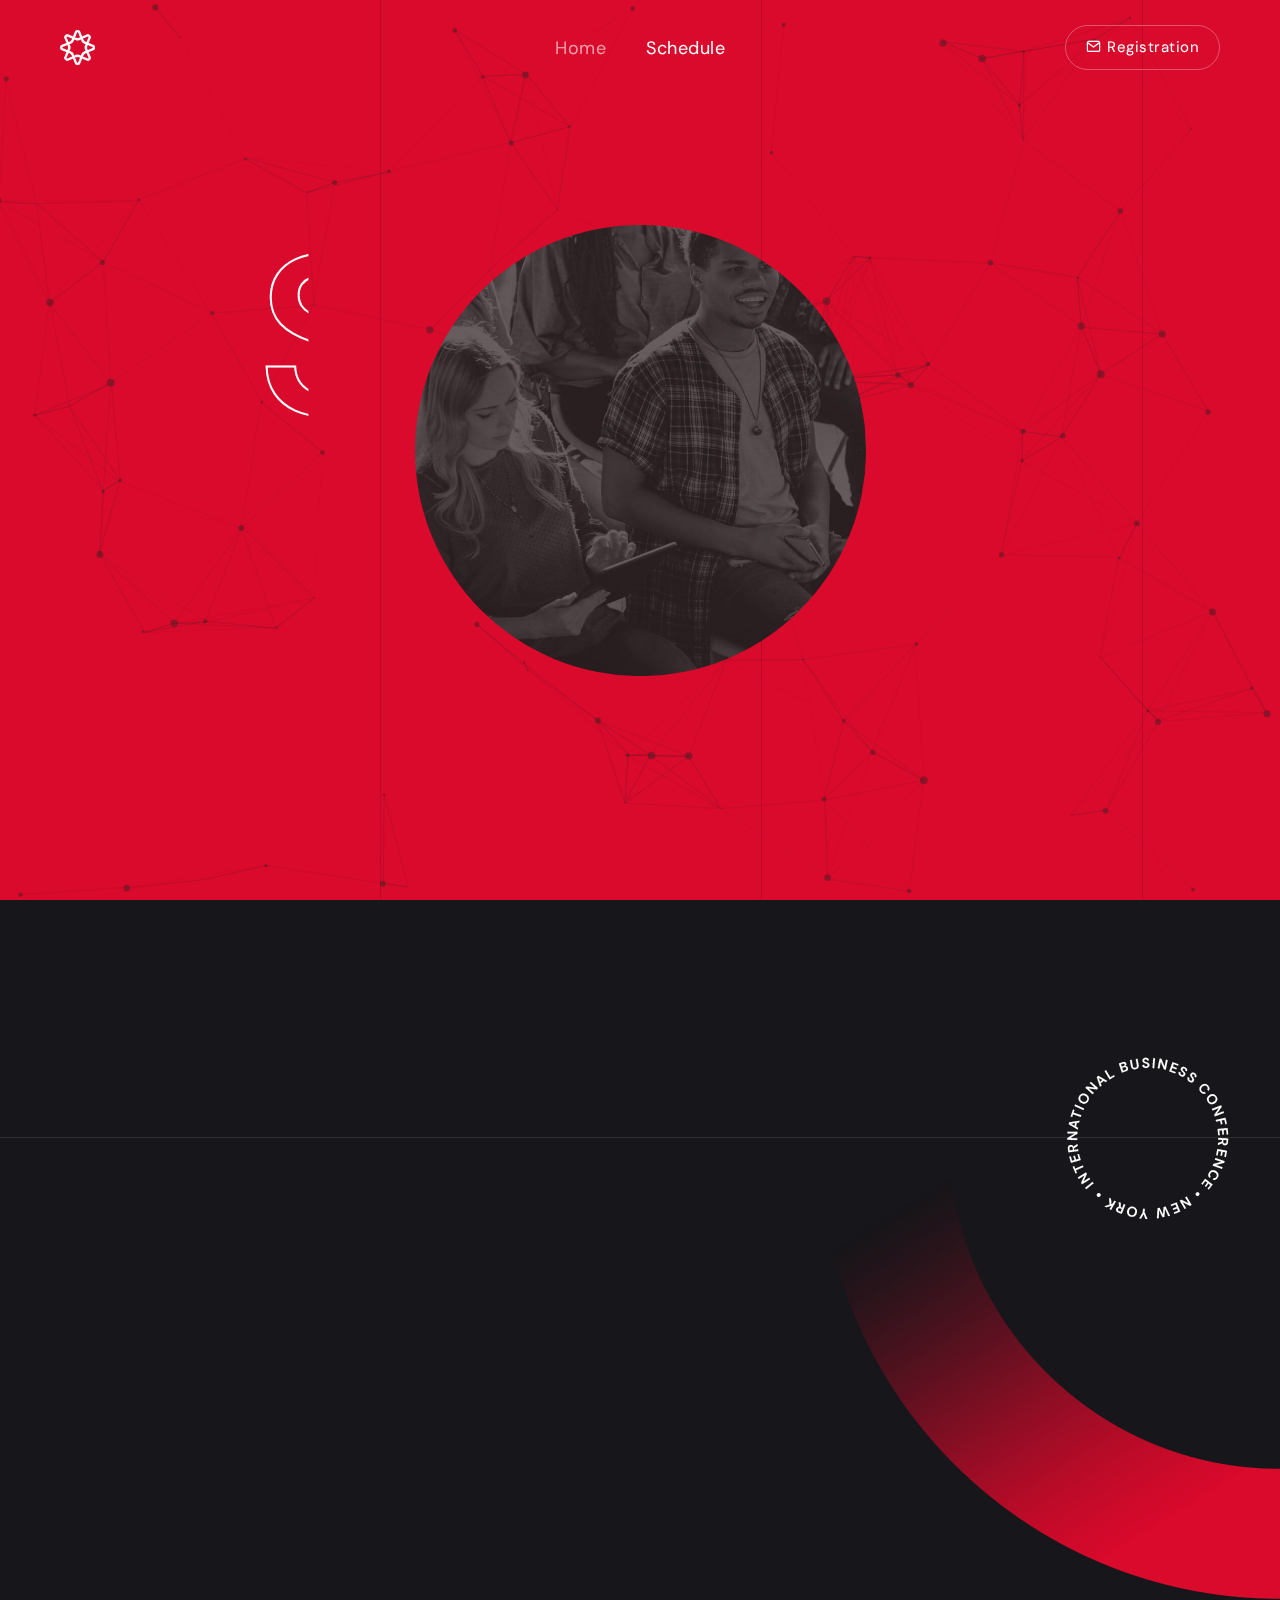
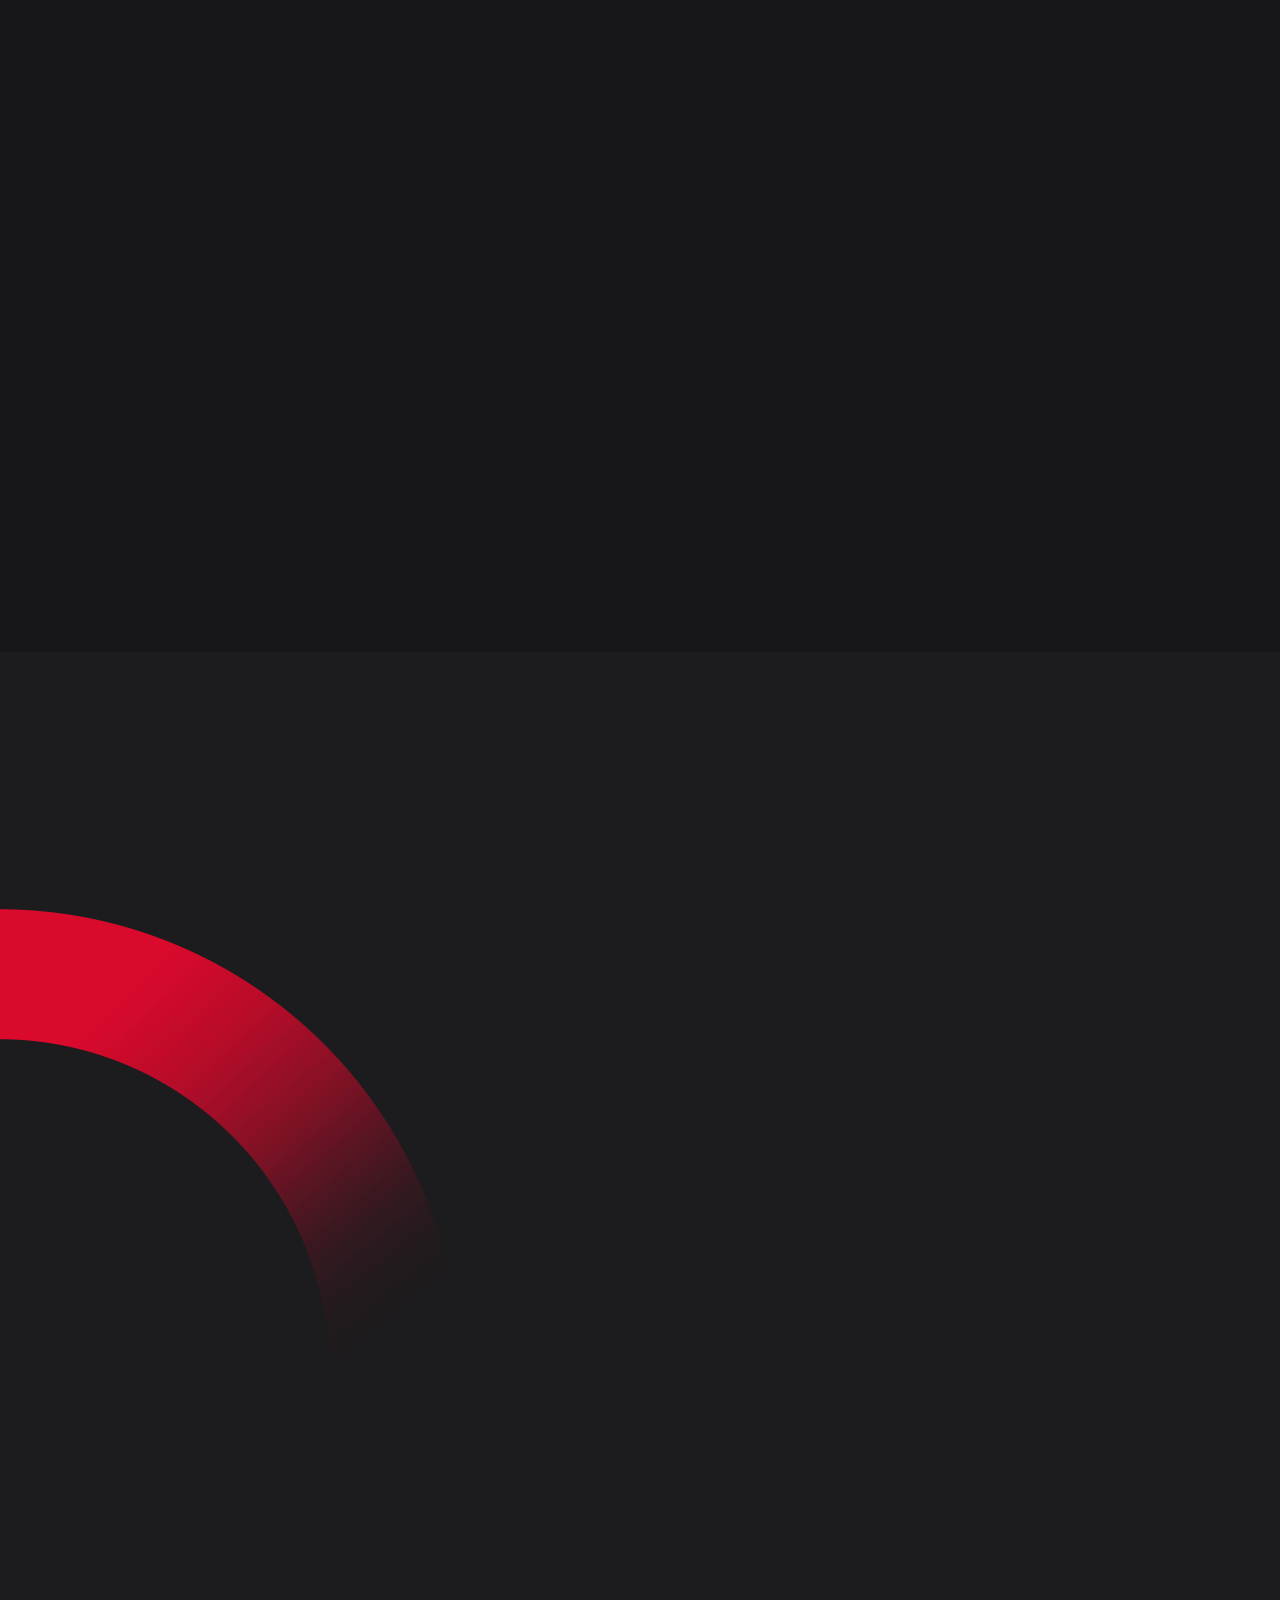
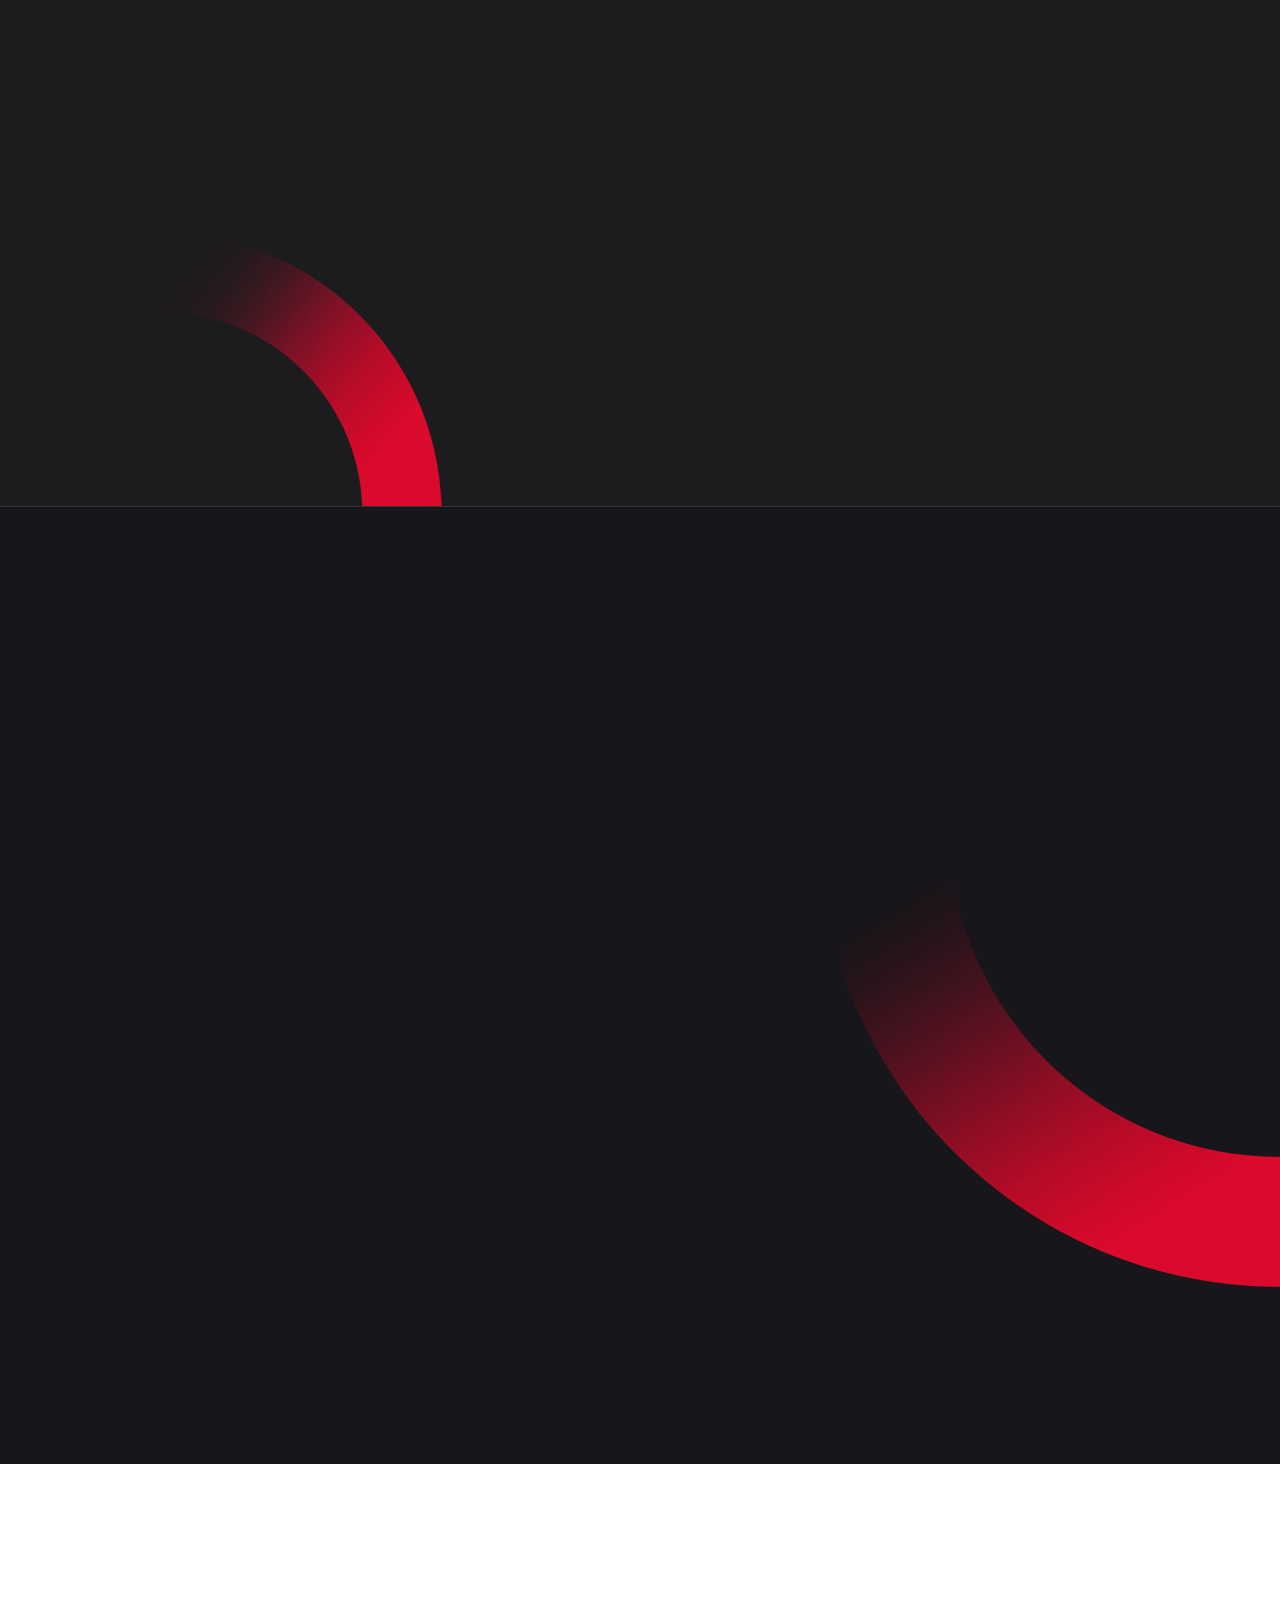
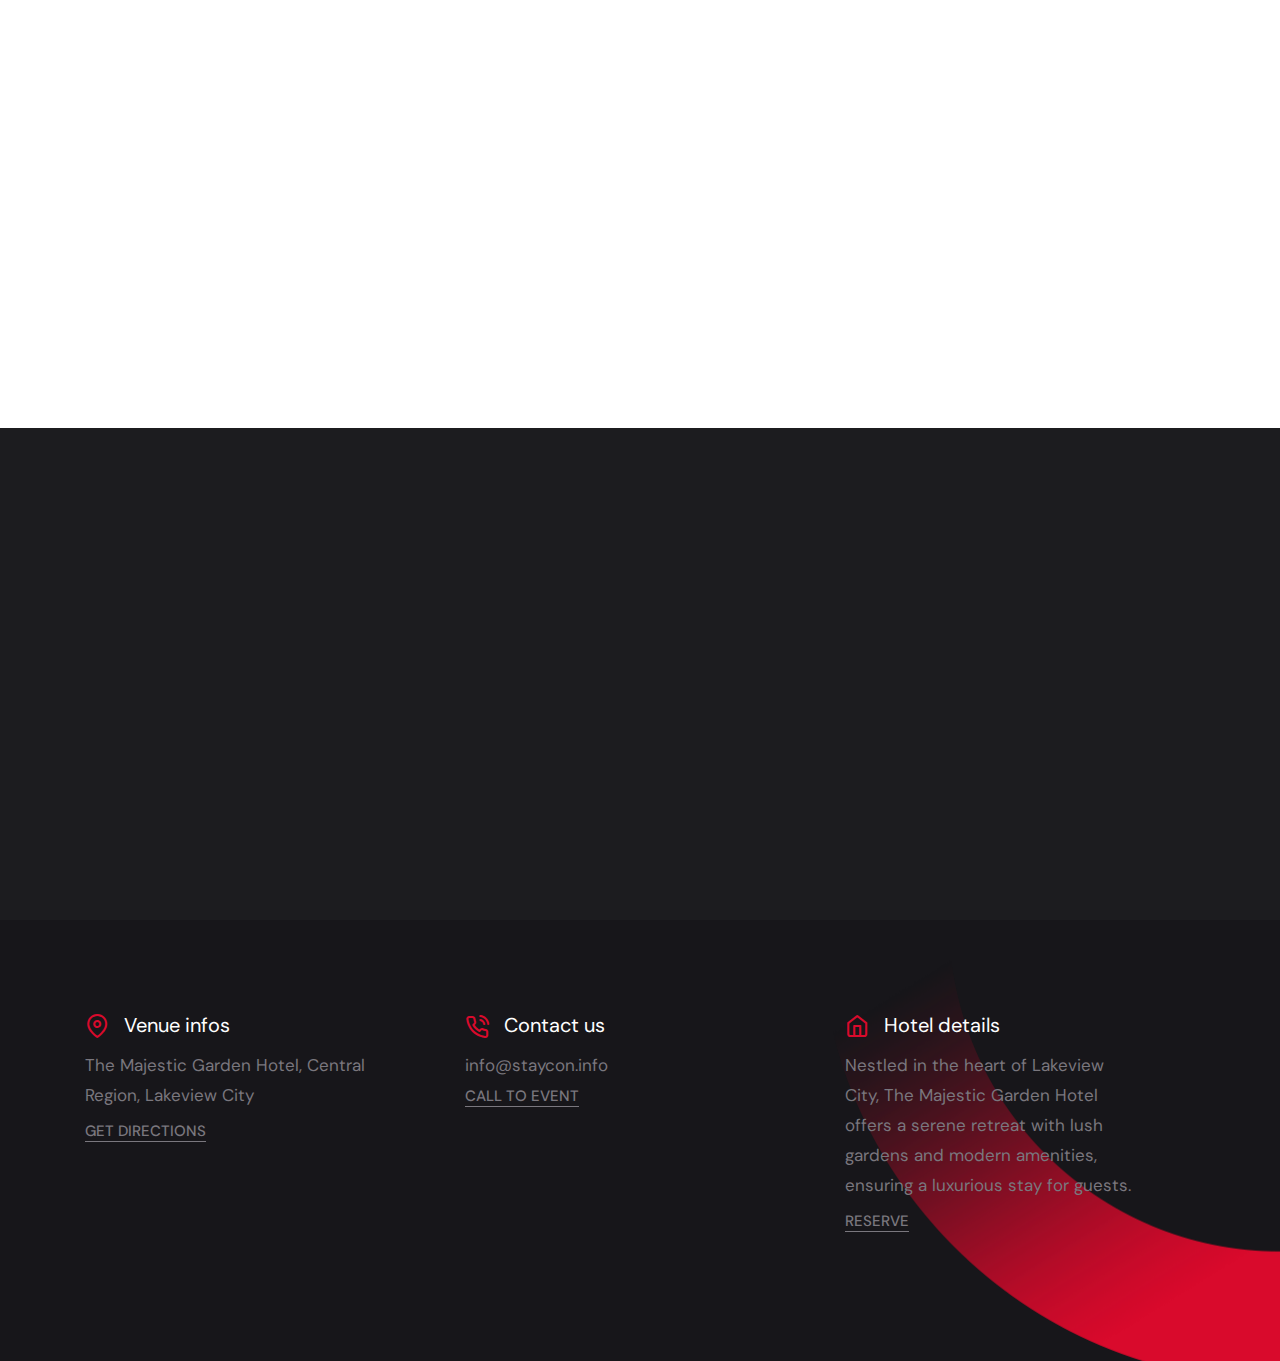
<file: index.html>
﻿<!DOCTYPE html>
<html class="no-js" lang="en">
  <head>
    <title>Staycon - Homepage</title>
    <meta charset="utf-8" />
    <meta http-equiv="X-UA-Compatible" content="IE=edge" />
    <meta name="viewport" content="width=device-width,initial-scale=1.0" />
    <meta
      name="description"
      content="Staycon 2024 Hotelier Conference"
    />
    <!-- favicon icon -->
    <link rel="shortcut icon" href="images/favicon.png" />
    <link rel="apple-touch-icon" href="images/apple-touch-icon-57x57.png" />
    <link
      rel="apple-touch-icon"
      sizes="72x72"
      href="images/apple-touch-icon-72x72.png"
    />
    <link
      rel="apple-touch-icon"
      sizes="114x114"
      href="images/apple-touch-icon-114x114.png"
    />
    <!-- google fonts preconnect -->
    <link rel="preconnect" href="https://fonts.googleapis.com" crossorigin />
    <link rel="preconnect" href="https://fonts.gstatic.com" crossorigin />
    <!-- style sheets and font icons  -->
    <link rel="stylesheet" href="css/vendors.min.css" />
    <link rel="stylesheet" href="css/icon.min.css" />
    <link rel="stylesheet" href="css/style.css" />
    <link rel="stylesheet" href="css/responsive.css" />
    <link rel="stylesheet" href="demos/conference/conference.css" />
  </head>
  <body data-mobile-nav-style="classic">
    <!-- start header -->
    <header>
      <!-- start navigation -->
      <nav
        class="navbar navbar-expand-lg header-transparent bg-transparent disable-fixed"
      >
        <div class="container-fluid">
          <div class="col-auto col-lg-2 me-lg-0 me-auto">
            <a class="navbar-brand" href="index.html">
              <img
                src="images/staycon-logo-white.png"
                data-at2x="images/staycon-logo-white.png"
                alt=""
                class="default-logo"
              />
              <img
                src="images/staycon-logo-red.png"
                data-at2x="images/staycon-logo-red.png"
                alt=""
                class="alt-logo"
              />
              <img
                src="images/staycon-logo-red.png"
                data-at2x="images/staycon-logo-red.png"
                alt=""
                class="mobile-logo"
              />
            </a>
          </div>
          <div class="col-auto menu-order position-static">
            <button
              class="navbar-toggler float-start"
              type="button"
              data-bs-toggle="collapse"
              data-bs-target="#navbarNav"
              aria-controls="navbarNav"
              aria-label="Toggle navigation"
            >
              <span class="navbar-toggler-line"></span>
              <span class="navbar-toggler-line"></span>
              <span class="navbar-toggler-line"></span>
              <span class="navbar-toggler-line"></span>
            </button>
            <div class="collapse navbar-collapse" id="navbarNav">
              <ul class="navbar-nav alt-font ls-05px">
                <li class="nav-item">
                  <a href="index.html" class="nav-link">Home</a>
                </li>

                <li class="nav-item">
                  <a href="schedule.html" class="nav-link">Schedule</a>
                </li>
              </ul>
            </div>
          </div>
          <div class="col-auto col-lg-2 text-end xs-ps-0 xs-pe-0">
            <div class="header-icon">
              <div class="header-button">
                <a
                  href="registration.html"
                  class="btn btn-small text-transform-none btn-transparent-white-light border-1 left-icon btn-rounded fw-500"
                  ><i
                    class="feather icon-feather-mail d-none d-xl-inline-block"
                  ></i
                  >Registration</a
                >
              </div>
            </div>
          </div>
        </div>
      </nav>
    </header>
    <!-- end header -->
    <!-- start section -->
    <section
      class="p-0 full-screen ipad-top-space-margin md-h-600px sm-h-500px position-relative bg-base-color background-position-left-top"
      style="background-image: url('images/vertical-line-bg-dark.svg')"
    >
      <div
        id="particles-style-01"
        class="position-absolute h-100 top-0 left-0 w-100"
        data-particle="true"
        data-particle-options='{ "particles": { "number": { "value": 80, "density": { "enable": true, "value_area": 800 } }, "color": { "value": "#232323" }, "shape": { "type": "circle", "stroke": { "width": 0, "color": "#232323" }, "polygon": { "nb_sides": 5 }, "image": { "src": "img/github.svg", "width": 100, "height": 100 } }, "opacity": { "value": 0.4, "random": false, "anim": { "enable": false, "speed": 1, "opacity_min": 0.1, "sync": false } }, "size": { "value": 4, "random": true, "anim": { "enable": false, "speed": 40, "size_min": 0.1, "sync": false } }, "line_linked": { "enable": true, "distance": 150, "color": "#232323", "opacity": 0.3, "width": 1 }, "move": { "enable": true, "speed": 6, "direction": "none", "random": false, "straight": false, "out_mode": "out", "bounce": false, "attract": { "enable": false, "rotateX": 600, "rotateY": 1200 } } }, "interactivity": { "detect_on": "canvas", "events": { "onhover": { "enable": true, "mode": "repulse" }, "onclick": { "enable": true, "mode": "push" }, "resize": true }, "modes": { "grab": { "distance": 400, "line_linked": { "opacity": 1 } }, "bubble": { "distance": 400, "size": 40, "duration": 2, "opacity": 8, "speed": 3 }, "repulse": { "distance": 200, "duration": 0.4 }, "push": { "particles_nb": 4 }, "remove": { "particles_nb": 2 } } }, "retina_detect": true}'
      ></div>
      <div class="absolute-middle-center p-7 lg-p-0 sm-w-60 xs-w-80">
        <div class="animation-float">
          <img
            src="/images/demo-conference-hero-img.jpg"
            class="rounded-circle"
            alt=""
            data-anime='{ "opacity": [0, 1], "scale": [0.5, 1], "easing": "easeOutCubic", "duration": 1000 }'
          />
        </div>
      </div>
      <div class="container h-100">
        <div class="row align-items-center h-100 justify-content-center">
          <div
            class="col-md-12 position-relative text-white d-flex flex-column justify-content-center text-center h-100"
          >
            <span
              class="alt-font fs-225 lg-fs-190 md-fs-160 sm-fs-150 xs-fs-90 ls-minus-9px md-ls-minus-5px xs-ls-minus-2px fw-600 text-outline text-outline-width-2px d-inline-block"
              data-fancy-text='{ "string": ["Staycon"], "duration": 500, "delay": 500, "speed": 50, "clipPath": ["inset(0 200px 0 0)", "inset(0px 0px 0px 0px)"], "easing": "easeOutCubic" }'
            ></span>
            <span
              class="alt-font fs-160 md-fs-140 xs-fs-80 position-relative top-minus-40px lg-top-minus-20px xs-top-minus-5px ls-minus-10px md-minus-8px xs-ls-minus-3px text-white fw-600 text-shadow-double-large"
              data-anime='{ "opacity": [0, 1], "easing": "easeOutQuad", "duration": 1000, "delay": 800 }'
              >Conference</span
            >
            <a
              href="registration.html"
              class="btn btn-extra-large btn-base-color btn-hover-animation btn-rounded btn-box-shadow align-self-center lg-mt-20px sm-mt-5px xs-mt-20px"
              data-anime='{ "opacity": [0, 1], "translateY": [50, 0], "easing": "easeOutCubic", "duration": 1000, "delay": 800 }'
            >
              <span>
                <span class="btn-text">Register now</span>
                <span class="btn-icon"
                  ><i class="fa-solid fa-arrow-right"></i
                ></span>
              </span>
            </a>
            <div
              class="position-absolute bottom-60px md-bottom-40px xs-bottom-20px left-0px right-0px"
              data-anime='{ "opacity": [0, 1], "translateY": [50, 0], "easing": "easeOutCubic", "duration": 1000, "delay": 1000 }'
            >
              <span class="alt-font text-uppercase fw-500 ls-1px fs-15"
                ><i class="feather icon-feather-calendar icon-small me-5px"></i
                >September 6-8, 2024, The Majestic Garden Hotel, Lakeview City, Central Region</span
              >
            </div>
          </div>
        </div>
      </div>
    </section>
    <!-- end section -->
    <!-- start section -->
    <section
      class="bg-dark-midnight-blue border-bottom border-color-transparent-white-light half-section"
    >
      <div class="container">
        <div
          class="row row-cols-auto row-cols-lg-3 row-cols-md-2 justify-content-center"
          data-anime='{ "el": "childs", "translateX": [0, 0], "opacity": [0,1], "duration": 1200, "delay": 0, "staggervalue": 300, "easing": "easeOutQuad" }'
        >
          <!-- start features box item -->
          <div class="col md-mb-50px sm-mb-30px">
            <div class="feature-box feature-box-left-icon-middle">
              <div
                class="feature-box-icon ms-40px me-40px lg-ms-25px lg-me-25px"
              >
                <h1
                  class="alt-font text-outline text-outline-width-2px text-outline-color-base-color fw-700 ls-minus-1px mb-0"
                >
                  01
                </h1>
              </div>
              <div
                class="feature-box-content border-start border-color-transparent-white-light ps-40px pe-40px lg-ps-25px lg-pe-25px last-paragraph-no-margin"
              >
                <span class="text-white fs-24 alt-font d-inline-block fw-300"
                  >Visionary Leadership</span
                >
              </div>
            </div>
          </div>
          <!-- end features box item -->
          <!-- start features box item -->
          <div class="col md-mb-50px sm-mb-30px">
            <div class="feature-box feature-box-left-icon-middle">
              <div
                class="feature-box-icon ms-40px me-40px lg-ms-25px lg-me-25px"
              >
                <h1
                  class="alt-font text-outline text-outline-width-2px text-outline-color-base-color fw-700 ls-minus-1px mb-0"
                >
                  02
                </h1>
              </div>
              <div
                class="feature-box-content border-start border-color-transparent-white-light ps-40px pe-40px lg-ps-25px lg-pe-25px last-paragraph-no-margin"
              >
                <span class="text-white fs-24 alt-font d-inline-block fw-300"
                  >Culinary Excellence</span
                >
              </div>
            </div>
          </div>
          <!-- end features box item -->
          <!-- start features box item -->
          <div class="col">
            <div class="feature-box feature-box-left-icon-middle">
              <div
                class="feature-box-icon ms-40px me-40px lg-ms-25px lg-me-25px"
              >
                <h1
                  class="alt-font text-outline text-outline-width-2px text-outline-color-base-color fw-700 ls-minus-1px mb-0"
                >
                  03
                </h1>
              </div>
              <div
                class="feature-box-content border-start border-color-transparent-white-light ps-40px pe-40px lg-ps-25px lg-pe-25px last-paragraph-no-margin"
              >
                <span class="text-white fs-24 alt-font d-inline-block fw-300"
                  >Ethical Practices</span
                >
              </div>
            </div>
          </div>
          <!-- end features box item -->
        </div>
      </div>
    </section>
    <!-- end section -->
    <!-- start section -->
    <section
      class="bg-dark-midnight-blue background-position-right-top background-no-repeat md-background-image-none"
      style="background-image: url('images/demo-conference-about-bg.png')"
    >
      <div class="container-fluid d-none d-md-block">
        <div class="row">
          <div class="p-0 overlap-section text-end pe-4 md-pe-5">
            <img
              src="images/demo-conference-02.png"
              alt=""
              class="animation-rotation lg-w-120px"
            />
          </div>
        </div>
      </div>
      <div class="container">
        <div class="row align-items-center justify-content-center">
          <div class="col-lg-6 col-md-10 md-mb-30px md-pt-25px">
            <figure class="position-relative mb-50px sm-ps-50px">
              <div class="overflow-hidden border-radius-4px position-relative">
                <div
                  class="w-100"
                  data-anime='{ "effect": "slide", "direction": "bt", "color": "#17161a", "duration": 1000, "delay": 0 }'
                >
                  <img
                    src="/images/demo-conference-01.jpg"
                    alt=""
                    class="w-100 border-radius-5px liquid-parallax"
                    
                  />
                </div>
              </div>
              <figcaption
                class="position-absolute z-index-1 bottom-minus-50px lg-bottom-minus-30px sm-bottom-minus-50px left-minus-50px lg-left-minus-30px sm-left-minus-0px w-50 md-w-220px text-center last-paragraph-no-margin"
                data-anime='{ "translateY": [0, 0], "opacity": [0,1], "duration": 1000, "delay": 500, "staggervalue": 300, "easing": "easeOutQuad" }'
              >
                <div class="atropos" data-atropos>
                  <div class="atropos-scale">
                    <div class="atropos-rotate">
                      <div
                        class="atropos-inner border-radius-5px bg-base-color text-white ps-12 pe-12 pt-50px pb-50px lg-pt-35px lg-pb-35px"
                        data-atropos-offset="3"
                      >
                        <span
                          class="fs-130 lg-fs-110 d-inline-block ls-minus-5px fw-600 text-shadow-double-large text-outline text-outline-width-2px alt-font"
                          >10</span
                        >
                        <span
                          class="alt-font text-uppercase fw-500 ls-2px fs-17 lh-24 d-inline-block"
                          >International speakers</span
                        >
                      </div>
                    </div>
                  </div>
                </div>
              </figcaption>
            </figure>
          </div>
          <div
            class="col-xl-4 offset-lg-1 col-md-10 col-lg-5"
            data-anime='{ "el": "childs", "translateY": [50, 0], "opacity": [0,1], "duration": 600, "delay": 0, "staggervalue": 300, "easing": "easeOutQuad" }'
          >
            <h2
              class="alt-font text-white fw-500 ls-minus-2px mb-40px sm-mb-30px"
            >
              <span
                class="w-20px h-4px d-inline-block bg-base-color me-10px"
              ></span
              >About Staycon
            </h2>
            <!-- start features box item -->
            <div
              class="icon-with-text-style-01 mb-30px pb-30px border-bottom border-color-transparent-white-light"
            >
              <div
                class="feature-box feature-box-left-icon-middle last-paragraph-no-margin"
              >
                <div class="feature-box-icon me-15px lh-0px">
                  <i
                    class="bi bi-clock-history icon-very-medium text-white"
                  ></i>
                </div>
                <div class="feature-box-content">
                  <span class="d-inline-block alt-font text-white fs-20"
                    >Day-Long Networking Extravaganza

                    </span
                  >
                </div>
                <div class="mt-10px w-100">
                  Embrace the opportunity to mingle with pioneers and peers in a day-long meetup designed to spark collaborative innovation and lasting partnerships. At Staycon 2024, each conversation could unveil new possibilities, each handshake could lead to a breakthrough, enabling you to weave a stronger network within the fabric of the hospitality industry.


                </div>
              </div>
            </div>
            <!-- end features box item -->
            <!-- start features box item -->
            <div class="icon-with-text-style-01 mb-40px md-mb-30px">
              <div
                class="feature-box feature-box-left-icon-middle last-paragraph-no-margin"
              >
                <div class="feature-box-icon me-15px lh-0px">
                  <i class="bi bi-people icon-very-medium text-white"></i>
                </div>
                <div class="feature-box-content">
                  <span class="d-inline-block alt-font text-white fs-20"
                    >Access to Industry Innovators
                    </span
                  >
                </div>
                <div class="mt-10px w-100">
                  ‘Meet the Leader’ sessions at Staycon 2024 are your gateway to personal interactions with the stalwarts of hospitality. Gain direct insights from the experiences of seasoned hoteliers, ask your burning questions, and receive advice that’s tailored to the challenges you face in an ever-evolving industry landscape.


                </div>
              </div>
            </div>
            <!-- end features box item -->
            <a
              href="schedule.html"
              class="btn btn-large btn-dark-gray btn-hover-animation btn-round-edge btn-box-shadow align-self-center"
            >
              <span>
                <span class="btn-text">See the schedule</span>
                <span class="btn-icon"
                  ><i class="fa-solid fa-arrow-right"></i
                ></span>
              </span>
            </a>
          </div>
        </div>
      </div>
    </section>
    <!-- end section -->
    <!-- start section -->
    <section
      class="bg-midnight-blue background-position-left-bottom background-no-repeat sm-background-image-none"
      style="background-image: url('images/demo-conference-experts-bg.png')"
    >
      <div class="container">
        <div
          class="row justify-content-center align-items-center mb-6 text-center text-lg-start"
        >
          <div
            class="col-xxl-8 col-lg-7 md-mb-20px"
            data-anime='{ "translateY": [30, 0], "opacity": [0,1], "duration": 600, "delay": 0, "staggervalue": 300, "easing": "easeOutQuad" }'
          >
            <h2 class="alt-font text-white fw-500 ls-minus-2px mb-0">
              <span
                class="w-20px h-4px d-inline-block bg-base-color me-10px"
              ></span
              >Industry Pioneers Panel

            </h2>
          </div>
          <div
            class="col-xxl-4 col-lg-5 col-md-8 col-sm-10 last-paragraph-no-margin"
            data-anime='{ "translateY": [30, 0], "opacity": [0,1], "duration": 600, "delay": 0, "staggervalue": 300, "easing": "easeOutQuad" }'
          >
            <p>
              Staycon 2024 brings together a panel of esteemed industry experts, each with a wealth of knowledge and experience in the hospitality sector. Prepare to deep-dive into discussions that will tackle today's challenges and uncover tomorrow's solutions for a thriving hotel business.


            </p>
          </div>
        </div>
        <div
          class="row row-cols-1 row-cols-lg-4 row-cols-sm-2 justify-content-center g-5"
          data-anime='{ "el": "childs", "translateY": [30, 0], "opacity": [0,1], "duration": 1200, "delay": 0, "staggervalue": 300, "easing": "easeOutQuad" }'
        >
          <!-- start team member item -->
          <div class="col text-center team-style-05 md-mb-50px">
            <div class="position-relative mb-25px">
              <img class="border-radius-4px" src="/images/team-10.jpg" alt="" />
              <div
                class="w-100 h-100 d-flex flex-column justify-content-end align-items-center p-40px team-content bg-base-color-transparent border-radius-4px"
              >
                <div
                  class="text-white w-75 md-w-65 absolute-middle-center opacity-7"
                >
                Elena Ramirez will share her expertise in branding and positioning, revealing how to carve out a unique identity in a saturated market and cultivate a reputation that resonates with the modern traveler.                </div>
              </div>
            </div>
            <div
              class="fs-18 alt-font text-white text-base-color-hover vertical-align-top"
              >Elena Ramirez
              </div
            >
            <span class="fs-16 d-block lh-normal">Hotel Brand Strategist

            </span>
          </div>
          <!-- end team member item -->
          <!-- start team member item -->
          <div class="col text-center team-style-05 md-mb-50px">
            <div class="position-relative mb-25px">
              <img class="border-radius-4px" src="/images/team-11.jpg" alt="" />
              <div
                class="w-100 h-100 d-flex flex-column justify-content-end align-items-center p-40px team-content bg-base-color-transparent border-radius-4px"
              >
                <div
                  class="text-white w-75 md-w-65 absolute-middle-center opacity-7"
                >
                An innovator in the crossroads of technology and guest experience, Thomas Kline will demonstrate how smart technology integration can streamline operations and create personalized experiences for guests.


                </div>
              </div>
            </div>
            <div
              class="fs-18 alt-font text-white text-base-color-hover vertical-align-top"
              >Thomas Kline
              </div
            >
            <span class="fs-16 d-block lh-normal">Hospitality Tech Entrepreneur

            </span>
          </div>
          <!-- end team member item -->
          <!-- start team member item -->
          <div class="col text-center team-style-05 xs-mb-50px">
            <div class="position-relative mb-25px">
              <img class="border-radius-4px" src="/images/team-09.jpg" alt="" />
              <div
                class="w-100 h-100 d-flex flex-column justify-content-end align-items-center p-40px team-content bg-base-color-transparent border-radius-4px"
              >
                <div
                  class="text-white w-75 md-w-65 absolute-middle-center opacity-7"
                >
                As a champion of sustainable practices, Luca Moretti will discuss the implementation of green initiatives in hotel operations, showcasing how sustainability is not just an option, but a competitive edge in today’s industry.

              </div>
              </div>
            </div>
            <div
              class="fs-18 alt-font text-white text-base-color-hover vertical-align-top"
              >Luca Moretti

              </div
            >
            <span class="fs-16 d-block lh-normal">Sustainable Operations Advocate

            </span>
          </div>
          <!-- end team member item -->
          <!-- start team member item -->
          <div class="col text-center team-style-05">
            <div class="position-relative mb-25px">
              <img class="border-radius-4px" src="/images/team-08.jpg" alt="" />
              <div
                class="w-100 h-100 d-flex flex-column justify-content-end align-items-center p-40px team-content bg-base-color-transparent border-radius-4px"
              >
                <div
                  class="text-white w-75 md-w-65 absolute-middle-center opacity-7"
                >
                Specializing in crafting unforgettable guest journeys, Nadia Patel will showcase how refining the touchpoints of customer interaction can elevate satisfaction and foster brand loyalty.


              </div>
              </div>
            </div>
            <div
              class="fs-18 alt-font text-white text-base-color-hover vertical-align-top"
              >Nadia Patel

              </div
            >
            <span class="fs-16 d-block lh-normal">Customer Experience Visionary



            </span>
          </div>
          <!-- end team member item -->
          
        </div>
      </div>
    </section>
    <!-- end section -->
    <!-- start section -->
    <section
      class="p-0 bg-midnight-blue border-bottom border-color-transparent-white-light background-position-left-bottom background-no-repeat overflow-hidden"
      style="background-image: url('images/demo-conference-schedule-bg.png')"
    >
      <div class="container-fluid">
        <div
          class="row justify-content-center"
          data-anime='{ "el": "childs", "translateX": [50, 0], "opacity": [0,1], "duration": 1200, "delay": 0, "staggervalue": 150, "easing": "easeOutQuad" }'
        >
          <!-- start features box item -->
          <div class="col-xl-3 p-0">
            <div
              class="ps-20 pe-20 pt-25 pb-25 xxl-ps-15 xxl-pe-15 lg-p-7 sm-p-40px overflow-hidden h-100 text-center text-xl-start border-top border-end border-color-transparent-white-light"
            >
              <h2 class="alt-font fw-500 text-white ls-minus-2px">
                <span
                  class="w-20px h-4px d-inline-block bg-base-color me-10px"
                ></span
                >Event schedule
              </h2>
              <p class="mb-35px lg-w-50 md-w-70 sm-w-100 mx-auto mx-xl-auto">
                Discover Staycon's Timetable


              </p>
              <a
                href="demo-conference-schedule.html"
                class="btn btn-large btn-dark-gray btn-hover-animation btn-round-edge btn-box-shadow align-self-center"
              >
                <span>
                  <span class="btn-text">Check the schedule</span>
                  <span class="btn-icon"
                    ><i class="fa-solid fa-arrow-right"></i
                  ></span>
                </span>
              </a>
            </div>
          </div>
          <!-- end features box item -->
          <!-- start features box item -->
          <div class="col-xl-3 col-md-4 event-style-01 p-0">
            <div
              class="bg-midnight-blue hover-box will-change-inherit dark-hover feature-box ps-19 pe-19 pt-22 pb-27 md-p-8 md-pb-25 sm-pb-50px overflow-hidden h-100 text-center text-md-start border-top border-end border-color-transparent-white-light"
            >
              <div
                class="feature-box-content w-100 lg-mb-5 last-paragraph-no-margin"
              >
                <div class="text-white fs-22 alt-font fw-500 mb-20px">
                  Day 1: Friday, Sep 6
                </div>
                <p class="text-light-opacity">
                  Revenue Management Expert - Andre Bishop
<br />10:00 AM to 12:30 PM
                </p>
                <div
                  class="divider-style-03 mb-20px divider-style-03-01 border-color-transparent-white-light"
                ></div>
                <p class="text-light-opacity">
                  Eco-friendly Hotel Design Pioneer - Sophia Chang
<br />02:00 PM to 04:30 PM
                </p>
                <div
                  class="divider-style-03 mb-20px divider-style-03-01 border-color-transparent-white-light"
                ></div>
                <p class="text-light-opacity">
                  Hotel Brand Strategist - Elena Ramirez
<br />05:00 PM to 07:30 PM
                </p>
                <span
                  class="number fs-120 ls-minus-5px fw-500 text-outline text-outline-width-2px text-outline-color-base-color opacity-5 alt-font position-absolute bottom-minus-50px sm-bottom-minus-40px left-0px ps-20 sm-ps-0 sm-right-0px sm-left-0px"
                  >01</span
                >
              </div>
              <div class="feature-box-overlay bg-base-color"></div>
            </div>
          </div>
          <!-- end features box item -->
          <!-- start features box item -->
          <div class="col-xl-3 col-md-4 event-style-01 p-0">
            <div
              class="bg-midnight-blue hover-box will-change-inherit dark-hover feature-box ps-19 pe-19 pt-22 pb-27 md-p-8 md-pb-25 sm-pb-50px overflow-hidden h-100 text-center text-md-start border-top border-end border-color-transparent-white-light"
            >
              <div
                class="feature-box-content w-100 lg-mb-5 last-paragraph-no-margin"
              >
                <div class="text-white fs-22 alt-font fw-500 mb-20px">
                  Day 2: Saturday, Sep 7
                </div>
                <p class="text-light-opacity">
                  Hospitality Tech Entrepreneur - Thomas Kline
<br />10:00 AM to 12:30 PM
                </p>
                <div
                  class="divider-style-03 mb-20px divider-style-03-01 border-color-transparent-white-light"
                ></div>
                <p class="text-light-opacity">
                  Customer Experience Visionary - Nadia Patel
<br />02:00 PM to 04:30 PM
                </p>
                <div
                  class="divider-style-03 mb-20px divider-style-03-01 border-color-transparent-white-light"
                ></div>
                <p class="text-light-opacity">
                  Revenue Management Expert - Andre Bishop
<br />05:00 PM to 07:30 PM
                </p>
                <span
                  class="number fs-120 ls-minus-5px fw-500 text-outline text-outline-width-2px text-outline-color-base-color opacity-5 alt-font position-absolute bottom-minus-50px sm-bottom-minus-40px left-0px ps-20 sm-ps-0 sm-right-0px sm-left-0px"
                  >02</span
                >
              </div>
              <div class="feature-box-overlay bg-base-color"></div>
            </div>
          </div>
          <!-- end features box item -->
          <!-- start features box item -->
          <div class="col-xl-3 col-md-4 event-style-01 p-0">
            <div
              class="bg-midnight-blue hover-box will-change-inherit dark-hover feature-box ps-19 pe-19 pt-22 pb-27 md-p-8 md-pb-25 sm-pb-50px overflow-hidden h-100 text-center text-md-start border-top border-end border-color-transparent-white-light"
            >
              <div
                class="feature-box-content w-100 lg-mb-5 last-paragraph-no-margin"
              >
                <div class="text-white fs-22 alt-font fw-500 mb-20px">
                  Day 3: Sunday, Sep 8
                </div>
                <p class="text-light-opacity">
                  Sustainable Operations Advocate - Luca Moretti
<br />10:00 AM to 12:30 PM
                </p>
                <div
                  class="divider-style-03 mb-20px divider-style-03-01 border-color-transparent-white-light"
                ></div>
                <p class="text-light-opacity">
                  Eco-friendly Hotel Design Pioneer - Sophia Chang
<br />02:00 PM to 04:30 PM
                </p>
                <div
                  class="divider-style-03 mb-20px divider-style-03-01 border-color-transparent-white-light"
                ></div>
                <p class="text-light-opacity">
                  Customer Experience Visionary - Nadia Patel
<br />05:00 PM to 07:30 PM
                </p>
                <span
                  class="number fs-120 ls-minus-5px fw-500 text-outline text-outline-width-2px text-outline-color-base-color opacity-5 alt-font position-absolute bottom-minus-50px sm-bottom-minus-40px left-0px ps-20 sm-ps-0 sm-right-0px sm-left-0px"
                  >03</span
                >
              </div>
              <div class="feature-box-overlay bg-base-color"></div>
            </div>
          </div>
          <!-- end features box item -->
        </div>
      </div>
    </section>
    <!-- end section -->
    <!-- start section -->
    <section
      class="bg-dark-midnight-blue background-position-right-bottom background-no-repeat sm-background-image-none"
      style="background-image: url('images/demo-conference-about-bg.png')"
    >
      <div class="container">
        <div class="row align-items-center mb-8">
          <div
            class="col-xl-4 col-lg-5 text-center text-lg-start md-mb-30px"
            data-anime='{ "translateX": [-30, 0], "opacity": [0,1], "duration": 600, "delay": 0, "staggervalue": 300, "easing": "easeOutQuad" }'
          >
            <h2 class="alt-font fw-500 text-white ls-minus-2px">
              <span
                class="w-20px h-4px d-inline-block bg-base-color me-10px"
              ></span
              >Conference packages
            </h2>
            <p class="mb-35px md-w-80 sm-w-100 md-mx-auto">
              Whether you’re looking to connect with industry leaders, dive deep into the trends reshaping hospitality, or simply find inspiration from fellow innovators, Staycon 2024 offers tailored packages to suit your professional needs. Choose from a range of options designed for optimal learning and networking opportunities in the heart of Lakeview City.


            </p>
            
          </div>
          <div class="col-lg-7 offset-xl-1">
            <div
              class="row row-cols-1 row-cols-md-2 align-items-center justify-content-center mt-35px sm-mt-20px g-0"
            >
              <!-- start pricing item -->
              <div
                class="col px-md-0 pricing-table-style-02 position-relative transition-inner-all sm-mb-30px"
                data-anime='{ "translateX": [50, 0], "opacity": [0,1], "duration": 600, "delay": 500, "staggervalue": 200, "easing": "easeOutQuad" }'
              >
                <div
                  class="pricing-table border border-color-transparent-white-light text-center border-radius-6px pt-17 pb-17 ps-15 pe-15 lg-ps-13 lg-pe-13 box-shadow-large"
                >
                  <div class="pricing-header">
                    <i
                      class="line-icon-Boy align-middle text-center text-base-color icon-extra-large mb-20px"
                    ></i>
                    <div class="alt-font text-uppercase fs-16 fw-500">
                      Personal Pass
                    </div>
                    <h3 class="text-white mb-0 fw-500">$250</h3>
                  </div>
                  <div class="pricing-body pt-20px pb-30px">
                    <ul class="list-style-01 ps-0 mb-0">
                      <li
                        class="border-color-transparent-white-light pt-10px pb-10px"
                      >
                        <span class="text-white">Regular</span> seating with preferred placement.
                      </li>
                      <li
                        class="border-color-transparent-white-light pt-10px pb-10px"
                      >
                        <span class="text-white">Complimentary</span> snacks and brunch.
                      </li>
                      <li class="pt-10px pb-10px">
                        <span class="text-white">Official</span> event certificate of participation.
                      </li>
                    </ul>
                  </div>
                  
                </div>
              </div>
              <!-- end pricing item -->
              <!-- start pricing item -->
              <div
                class="col px-md-0 pricing-table-style-02 position-relative transition-inner-all"
                data-anime='{ "el": "childs", "translateX": [30, 0], "opacity": [0,1], "duration": 600, "delay": 100, "staggervalue": 200, "easing": "easeOutQuad" }'
              >
                <div
                  class="pricing-table popular-item border border-color-transparent-white-light bg-dark-midnight-blue text-center border-radius-6px pt-25 pb-25 ps-15 pe-15 lg-ps-13 lg-pe-13 box-shadow-large"
                >
                  <div class="pricing-header">
                    <div
                      class="popular-label alt-font fw-500 fs-14 text-white bg-base-color text-uppercase border-radius-2px"
                    >
                      Popular
                    </div>
                    <i
                      class="line-icon-Business-ManWoman align-middle text-center text-base-color icon-extra-large mb-20px"
                    ></i>
                    <div class="alt-font text-uppercase fs-16 fw-500">
                      Business Pass
                    </div>
                    <h3 class="text-white mb-0 fw-500">$450</h3>
                  </div>
                  <div class="pricing-body pt-20px pb-30px">
                    <ul class="list-style-01 ps-0 mb-0">
                      <li
                        class="border-color-transparent-white-light pt-10px pb-10px"
                      >
                        <span class="text-white">Regular</span> seating with preferred placement.
                      </li>
                      <li
                        class="border-color-transparent-white-light pt-10px pb-10px"
                      >
                        <span class="text-white">Complimentary</span> snacks and brunch.
                      </li>
                      <li
                        class="border-color-transparent-white-light pt-10px pb-10px"
                      >
                        <span class="text-white">Photography</span> allowed.
                      </li>
                      <li class="pt-10px pb-10px">
                        <span class="text-white">Exclusive</span> access to VIP networking lounge.
                      </li>
                    </ul>
                  </div>
                  
                </div>
              </div>
              <!-- end pricing item -->
            </div>
          </div>
        </div>
      </div>
      
    </section>
    <!-- end section -->
    <!-- start section -->
    <section
      class="position-relative"
      data-parallax-background-ratio="0.5"
      style="background-image: url('/images/demo-conference-parallax.jpg')"
      data-anime='{ "translateY": [0, 0], "opacity": [0,1], "duration": 600, "delay": 0, "staggervalue": 300, "easing": "easeOutQuad" }'
    >
      <div class="container">
        <div class="row justify-content-center align-items-center">
          <div
            class="col-xl-8 col-lg-12 text-center position-relative last-paragraph-no-margin parallax-scrolling-style-2"
          >
            <!-- start countdown item -->
            <div class="countdown-style-02 mb-30px mt-40px sm-mb-10px">
              <div data-enddate="2024/09/06 12:00:00" class="countdown"></div>
            </div>
            <!-- end countdown item -->
            <h1
              class="alt-font text-white fw-500 mb-50px sm-mb-40px ls-minus-2px"
            >
            Act Fast! Don't Miss This Vital Opportunity!


            </h1>
            <a
              href="registration.html"
              class="btn btn-extra-large btn-rounded btn-base-color btn-hover-animation btn-box-shadow align-self-center"
            >
              <span>
                <span class="btn-text">Register now</span>
                <span class="btn-icon"
                  ><i class="fa-solid fa-arrow-right"></i
                ></span>
              </span>
            </a>
          </div>
        </div>
      </div>
    </section>
    <!-- end section -->
    <!-- start section -->
    <section class="bg-midnight-blue overflow-hidden">
      <div class="container">
        <div class="row align-items-center">
          <div
            class="col-xxl-4 col-lg-5 position-relative text-center text-lg-start"
            data-anime='{ "translateY": [0, 0], "opacity": [0,1], "duration": 600, "delay": 100, "staggervalue": 300, "easing": "easeOutQuad" }'
          >
            <h2 class="alt-font fw-500 text-white ls-minus-2px">
              <span
                class="w-20px h-4px d-inline-block bg-base-color me-10px"
              ></span
              >Loved by our past attendees
            </h2>
            <div
              class="d-flex md-mb-30px justify-content-center justify-content-lg-start"
            >
              <!-- start slider navigation -->
              <div
                class="slider-one-slide-prev-1 text-white swiper-button-prev slider-navigation-style-04 border border-2 border-color-transparent-white-light"
              >
                <i class="fa-solid fa-arrow-left"></i>
              </div>
              <div
                class="slider-one-slide-next-1 text-white swiper-button-next slider-navigation-style-04 border border-2 border-color-transparent-white-light"
              >
                <i class="fa-solid fa-arrow-right"></i>
              </div>
              <!-- end slider navigation -->
            </div>
          </div>
          <div
            class="col-lg-7 offset-xxl-1"
            data-anime='{ "translateX": [0, 0], "opacity": [0,1], "duration": 600, "delay": 100, "staggervalue": 300, "easing": "easeOutQuad" }'
          >
            <div
              class="outside-box-right-20 lg-outside-box-right-10 md-outside-box-right-0"
            >
              <div
                class="swiper magic-cursor light slider-one-slide ps-5px md-ps-0"
                data-slider-options='{ "slidesPerView": 1, "spaceBetween": 30, "loopedSlides": true, "navigation": { "nextEl": ".slider-one-slide-next-1", "prevEl": ".slider-one-slide-prev-1" }, "autoplay": { "delay": 3000, "disableOnInteraction": false }, "keyboard": { "enabled": true, "onlyInViewport": true }, "breakpoints": { "1200": { "slidesPerView": 3 }, "992": { "slidesPerView": 2 }, "768": { "slidesPerView": 2 }, "320": { "slidesPerView": 1 } }, "effect": "slide" }'
              >
                <div class="swiper-wrapper">
                  <!-- start review item -->
<div class="swiper-slide review-style-04">
  <div
    class="d-flex justify-content-center h-100 flex-column border-radius-6px p-12 xl-p-10 border border-color-transparent-white-light"
  >
    <p>
      "The insights and networking opportunities at this conference have been transformative us"
    </p>
    <div class="d-flex align-items-center">
      <img
        class="rounded-circle w-70px h-70px me-20px"
        src="/images/avtar-03.jpg"
        alt=""
      />
      <div class="d-inline-block align-middle">
        <div class="text-white">Herman Miller</div>
        <div class="lh-20 fs-16">Founder</div>
      </div>
    </div>
  </div>
</div>
<!-- end review item -->
<!-- start review item -->
<div class="swiper-slide review-style-04">
  <div
    class="d-flex justify-content-center h-100 flex-column border-radius-6px p-12 xl-p-10 border border-color-transparent-white-light"
  >
    <p>
      "This event is a must for anyone in the hospitality industry looking to elevate their guest experience."
    </p>
    <div class="d-flex align-items-center">
      <img
        class="rounded-circle w-70px h-70px me-20px"
        src="/images/avtar-05.jpg"
        alt=""
      />
      <div class="d-inline-block align-middle">
        <div class="text-white">Leonel Mooney</div>
        <div class="lh-20 fs-16">Manager</div>
      </div>
    </div>
  </div>
</div>
<!-- end review item -->
<!-- start review item -->
<div class="swiper-slide review-style-04">
  <div
    class="d-flex justify-content-center h-100 flex-column border-radius-6px p-12 xl-p-10 border border-color-transparent-white-light"
  >
    <p>
      "Attending this conference has been pivotal in understanding current trends in the hotel industry.
    </p>
    <div class="d-flex align-items-center">
      <img
        class="rounded-circle w-70px h-70px me-20px"
        src="/images/avtar-06.jpg"
        alt=""
      />
      <div class="d-inline-block align-middle">
        <div class="text-white">Matthew Taylor</div>
        <div class="lh-20 fs-16">Expert</div>
      </div>
    </div>
  </div>
</div>
<!-- end review item -->
<!-- start review item -->
<div class="swiper-slide review-style-04">
  <div
    class="d-flex justify-content-center h-100 flex-column border-radius-6px p-12 xl-p-10 border border-color-transparent-white-light"
  >
    <p>
      "The level of detail and practical advice offered at this conference is unmatched and highly beneficial."
    </p>
    <div class="d-flex align-items-center">
      <img
        class="rounded-circle w-70px h-70px me-20px"
        src="/images/avtar-07.jpg"
        alt=""
      />
      <div class="d-inline-block align-middle">
        <div class="text-white">Shoko Mugikura</div>
        <div class="lh-20 fs-16">Manager</div>
      </div>
    </div>
  </div>
</div>
<!-- end review item -->
<!-- start review item -->
<div class="swiper-slide review-style-04">
  <div
    class="d-flex justify-content-center h-100 flex-column border-radius-6px p-12 xl-p-10 border border-color-transparent-white-light"
  >
    <p>
      "A perfect blend of theory and practice. The sessions were informative and immediately applicable."
    </p>
    <div class="d-flex align-items-center">
      <img
        class="rounded-circle w-70px h-70px me-20px"
        src="/images/avtar-08.jpg"
        alt=""
      />
      <div class="d-inline-block align-middle">
        <div class="text-white">Jacob Kalling</div>
        <div class="lh-20 fs-16">Designer</div>
      </div>
    </div>
  </div>
</div>
<!-- end review item -->
<!-- start review item -->
<div class="swiper-slide review-style-04">
  <div
    class="d-flex justify-content-center h-100 flex-column border-radius-6px p-12 xl-p-10 border border-color-transparent-white-light"
  >
    <p>
      "Every session was a learning experience, and the networking was phenomenal. Highly recommend!"
    </p>
    <div class="d-flex align-items-center">
      <img
        class="rounded-circle w-70px h-70px me-20px"
        src="/images/avtar-09.jpg"
        alt=""
      />
      <div class="d-inline-block align-middle">
        <div class="text-white">Alexander Harad</div>
        <div class="lh-20 fs-16">Manager</div>
      </div>
    </div>
  </div>
</div>
<!-- end review item -->

                </div>
              </div>
            </div>
          </div>
        </div>
      </div>
    </section>

    <!-- start footer -->
    <footer
      class="bg-dark-midnight-blue background-position-right-top background-no-repeat md-background-image-none"
      style="background-image: url('images/demo-conference-about-bg.png')"
    >
    <div class="container">
        <div class="row justify-content-center text-center text-sm-start">
            <!-- start footer column -->
            <div class="col-lg-4 col-sm-6 mb-3">
                <span class="alt-font d-block text-white mb-10px fs-20">
                    <i class="feather icon-feather-map-pin align-text-bottom icon-extra-medium text-base-color me-10px"></i>
                    Venue infos
                </span>
                <p class="w-80 lg-w-100 md-w-70 sm-w-90 xs-w-100 mb-5px">
                  The Majestic Garden Hotel, Central Region, Lakeview City

                </p>
                <a href="#" class="text-decoration-line-bottom text-uppercase fs-15 alt-font fw-500">Get directions</a>
            </div>
            <!-- end footer column -->
            <!-- start footer column -->
            <div class="col-lg-4 col-sm-6 mb-3">
                <span class="alt-font d-block text-white mb-10px fs-20">
                    <i class="feather icon-feather-phone-call align-text-bottom icon-extra-medium text-base-color me-10px"></i>
                    Contact us
                </span>
                <a href="@">info@staycon.info</a><br />
                <a href="#" class="text-decoration-line-bottom text-uppercase fs-15 alt-font fw-500">Call to event</a>
            </div>
            <!-- end footer column -->
            <!-- start footer column -->
            <div class="col-lg-4 col-sm-6 mb-3">
                <span class="alt-font d-block text-white mb-10px fs-20">
                    <i class="feather icon-feather-home align-text-bottom icon-extra-medium text-base-color me-10px"></i>
                    Hotel details
                </span>
                <p class="w-85 lg-w-100 md-w-70 sm-w-90 xs-w-100 mb-5px">
                  Nestled in the heart of Lakeview City, The Majestic Garden Hotel offers a serene retreat with lush gardens and modern amenities, ensuring a luxurious stay for guests.

                </p>
                <a href="#" class="text-decoration-line-bottom text-uppercase fs-15 alt-font fw-500">Reserve</a>
            </div>
            <!-- end footer column -->
        </div>
    </div>
    
        
      </div>
    </footer>
    <!-- end footer -->
    <!-- start scroll progress -->
    <div class="scroll-progress d-none d-xxl-block">
      <a href="#" class="scroll-top" aria-label="scroll">
        <span class="scroll-text">Scroll</span
        ><span class="scroll-line"><span class="scroll-point"></span></span>
      </a>
    </div>
    <!-- end scroll progress -->
    <!-- javascript libraries -->
    <script type="text/javascript" src="js/jquery.js"></script>
    <script type="text/javascript" src="js/vendors.min.js"></script>
    <script type="text/javascript" src="js/main.js"></script>
  </body>
</html>
</file>
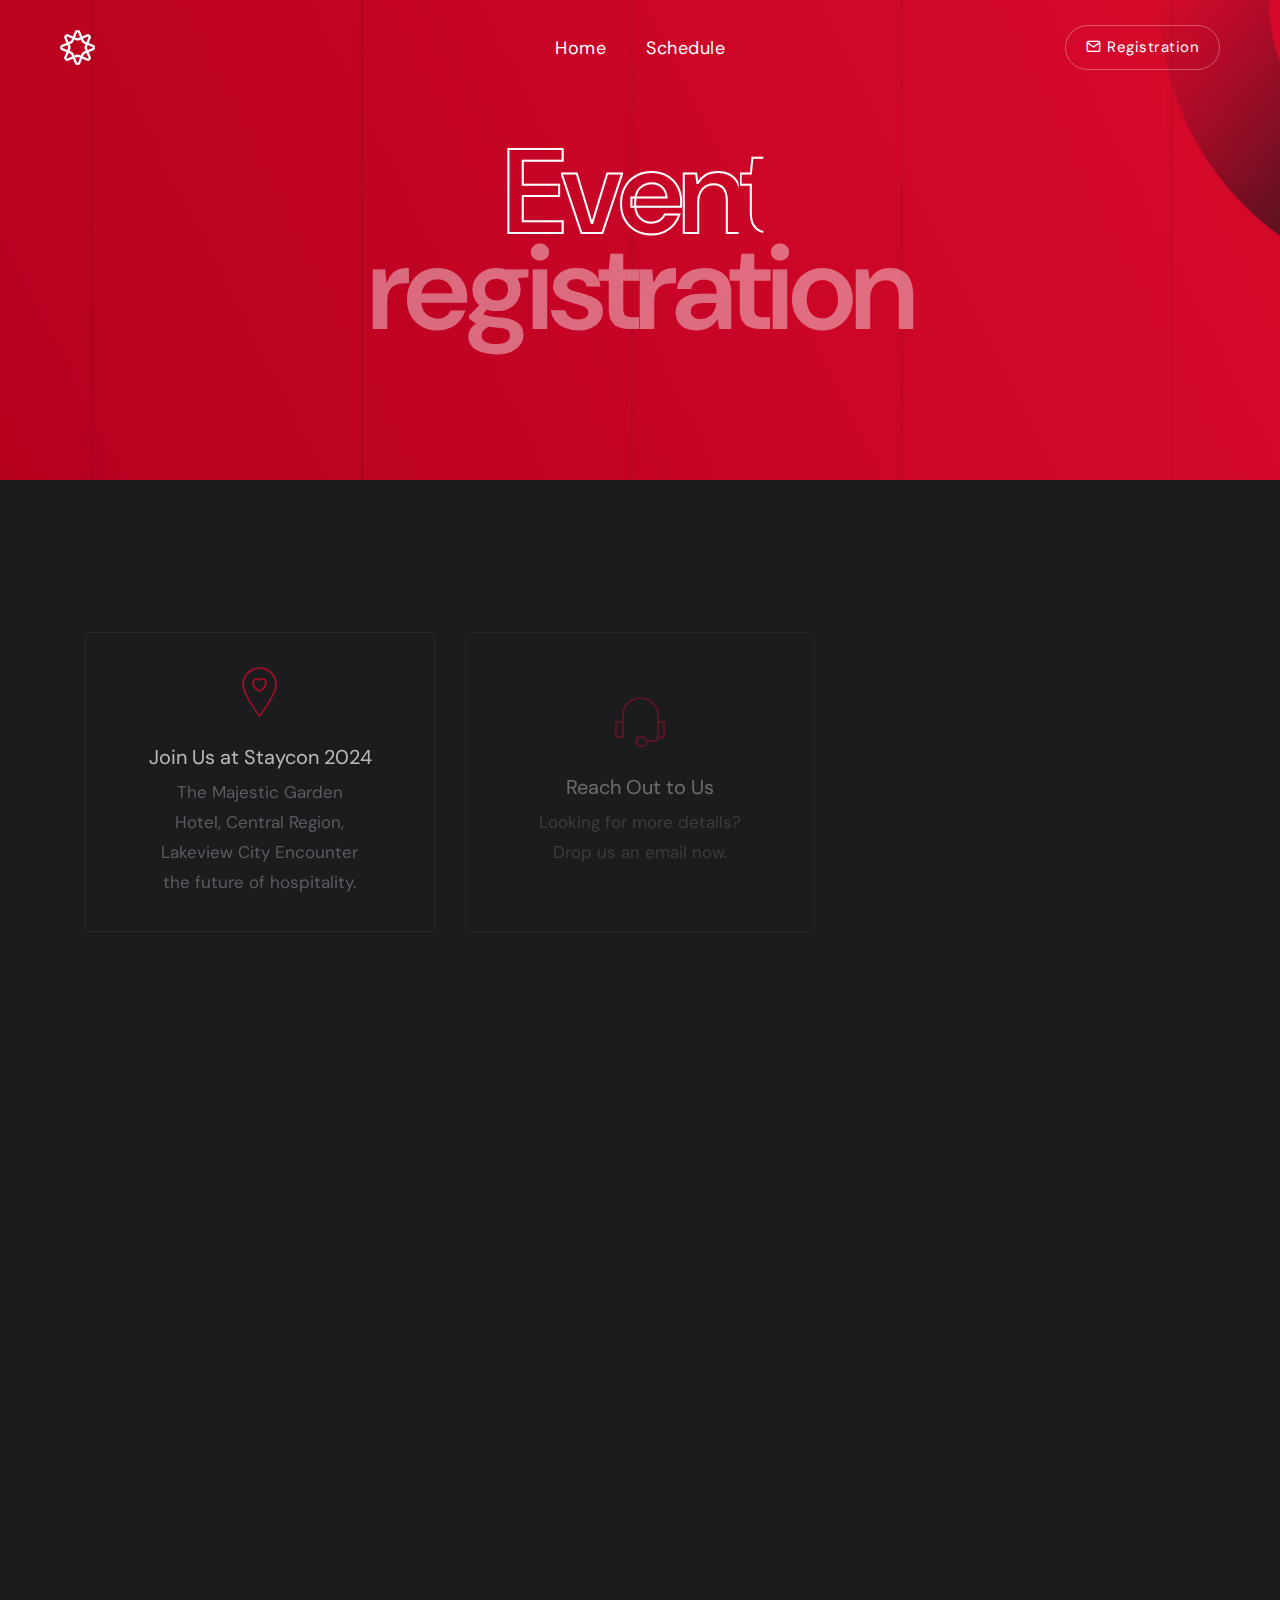
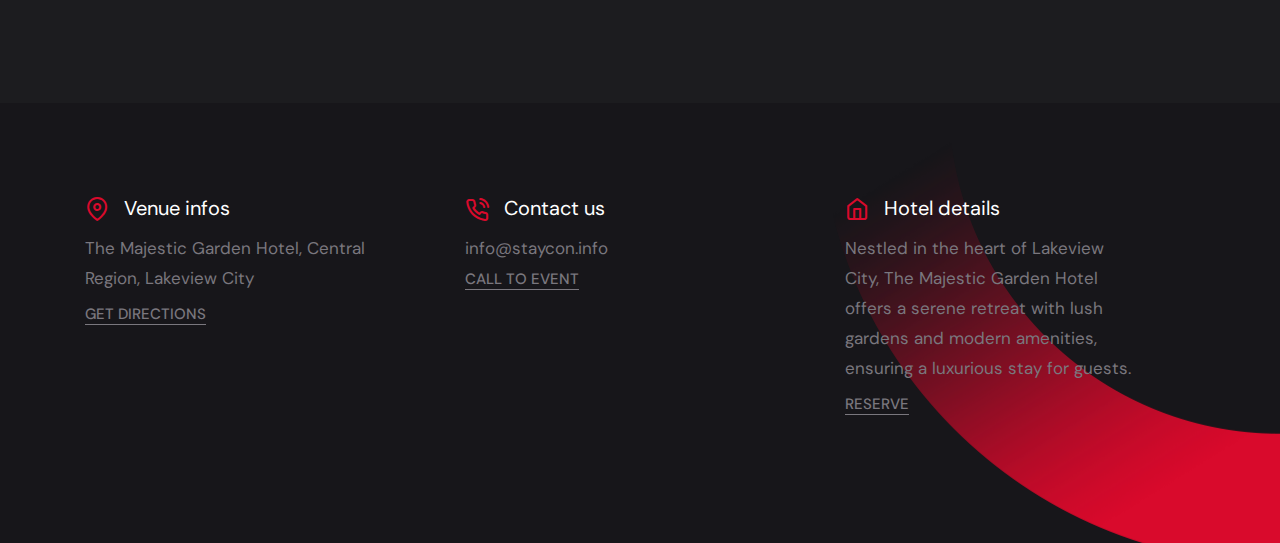
<file: registration.html>
﻿<!DOCTYPE html>
<html class="no-js" lang="en">
  <head>
    <title>Staycon - Registration</title>
    <meta charset="utf-8" />
    <meta http-equiv="X-UA-Compatible" content="IE=edge" />
    <meta name="viewport" content="width=device-width,initial-scale=1.0" />
    <meta
      name="description"
      content="Staycon 2024 Hotelier Conference - Registration."
    />
    <!-- favicon icon -->
    <link rel="shortcut icon" href="images/favicon.png" />
    <link rel="apple-touch-icon" href="images/apple-touch-icon-57x57.png" />
    <link
      rel="apple-touch-icon"
      sizes="72x72"
      href="images/apple-touch-icon-72x72.png"
    />
    <link
      rel="apple-touch-icon"
      sizes="114x114"
      href="images/apple-touch-icon-114x114.png"
    />
    <!-- google fonts preconnect -->
    <link rel="preconnect" href="https://fonts.googleapis.com" crossorigin />
    <link rel="preconnect" href="https://fonts.gstatic.com" crossorigin />
    <!-- style sheets and font icons  -->
    <link rel="stylesheet" href="css/vendors.min.css" />
    <link rel="stylesheet" href="css/icon.min.css" />
    <link rel="stylesheet" href="css/style.css" />
    <link rel="stylesheet" href="css/responsive.css" />
    <link rel="stylesheet" href="demos/conference/conference.css" />
  </head>
  <body data-mobile-nav-style="classic">
    <!-- start header -->
    <header>
      <!-- start navigation -->
      <nav
        class="navbar navbar-expand-lg header-transparent bg-transparent disable-fixed"
      >
        <div class="container-fluid">
          <div class="col-auto col-lg-2 me-lg-0 me-auto">
            <a class="navbar-brand" href="index.html">
              <img
                src="images/staycon-logo-white.png"
                data-at2x="images/staycon-logo-white.png"
                alt=""
                class="default-logo"
              />
              <img
                src="images/staycon-logo-red.png"
                data-at2x="images/staycon-logo-red.png"
                alt=""
                class="alt-logo"
              />
              <img
                src="images/staycon-logo-red.png"
                data-at2x="images/staycon-logo-red.png"
                alt=""
                class="mobile-logo"
              />
            </a>
          </div>
          <div class="col-auto menu-order position-static">
            <button
              class="navbar-toggler float-start"
              type="button"
              data-bs-toggle="collapse"
              data-bs-target="#navbarNav"
              aria-controls="navbarNav"
              aria-label="Toggle navigation"
            >
              <span class="navbar-toggler-line"></span>
              <span class="navbar-toggler-line"></span>
              <span class="navbar-toggler-line"></span>
              <span class="navbar-toggler-line"></span>
            </button>
            <div class="collapse navbar-collapse" id="navbarNav">
              <ul class="navbar-nav alt-font ls-05px">
                <li class="nav-item">
                  <a href="index.html" class="nav-link">Home</a>
                </li>

                <li class="nav-item">
                  <a href="schedule.html" class="nav-link">Schedule</a>
                </li>
              </ul>
            </div>
          </div>
          <div class="col-auto col-lg-2 text-end xs-ps-0 xs-pe-0">
            <div class="header-icon">
              <div class="header-button">
                <a
                  href="registration.html"
                  class="btn btn-small text-transform-none btn-transparent-white-light border-1 left-icon btn-rounded fw-500"
                  ><i
                    class="feather icon-feather-mail d-none d-xl-inline-block"
                  ></i
                  >Registration</a
                >
              </div>
            </div>
          </div>
        </div>
      </nav>
    </header>
    <!-- end header -->
    <!-- start page title -->
    <section
      class="page-title-big-typography bg-dark-gray ipad-top-space-margin"
      data-parallax-background-ratio="0.5"
      style="background-image: url(images/demo-conference-page-bg.jpg)"
    >
      <div class="container">
        <div
          class="row align-items-center justify-content-center extra-small-screen"
        >
          <div class="col-lg-8 text-center page-title-extra-large">
            <h1 class="mb-0 text-white alt-font fw-600 ls-minus-5px">
              <span
                class="d-block text-outline text-outline-width-2px text-outline-color-white"
                data-fancy-text='{ "string": ["Event"], "duration": 500, "delay": 0, "speed": 50, "clipPath": ["inset(0 500px 0 0)", "inset(0px -5px 0px 0px)"], "easing": "easeOutCubic" }'
              ></span>
              <span
                data-anime='{ "opacity": [0, 1], "easing": "easeOutQuad", "duration": 1000, "delay": 300 }'
                >registration</span
              >
            </h1>
          </div>
        </div>
      </div>
    </section>
    <!-- end page title -->
    <!-- start section -->
    <section class="bg-midnight-blue pt-0 half-section d-none d-md-block">
      <div class="container-fluid">
        <div class="row">
          <div
            class="p-0 overlap-section text-start ps-7"
            data-anime='{ "opacity": [0, 1], "translateY": [50, 0], "delay": 1000, "duration": 600, "easing": "easeOutQuad" }'
          >
            <img
              src="images/demo-conference-02.png"
              alt=""
              class="animation-rotation"
            />
          </div>
        </div>
      </div>
    </section>
    <!-- end section -->
    <!-- start section -->
    <section class="bg-midnight-blue pt-0 sm-pt-50px overflow-hidden">
      <div class="container">
        <div
          class="row row-cols-1 row-cols-lg-3 row-cols-md-2 justify-content-center"
          data-anime='{ "el": "childs", "translateX": [0, 0], "opacity": [0,1], "duration": 1200, "delay": 0, "staggervalue": 300, "easing": "easeOutQuad" }'
        >
          <!-- start rotate box item -->
          <div class="col rotate-box-style-02 md-mb-30px">
            <div class="w-100 min-h-300px text-center rotate-box to-left">
              <!-- start front side -->
              <div
                class="w-100 h-100 overflow-hidden z-index-1 border-radius-5px front-side border border-color-transparent-white-light"
              >
                <div class="rotate-content-front z-index-2">
                  <i
                    class="line-icon-Geo2-Love icon-extra-large text-base-color mb-25px"
                  ></i>
                  <div class="fs-20 text-white mb-5px">Join Us at Staycon 2024
                  </div>
                  <span class="w-60 lg-w-70 d-block m-auto"
                    >The Majestic Garden Hotel, Central Region, Lakeview City
                    Encounter the future of hospitality.
                    
                    </span
                  >
                </div>
              </div>
              <!-- end front side -->
              <!-- start back side -->
              <div
                class="w-100 h-100 overflow-hidden border-radius-5px back-side cover-background"
                
              >
                <div class="opacity-light bg-charcoal-blue"></div>
                <div
                  class="d-flex flex-column align-items-center justify-content-center h-100 z-index-2 rotate-content-back p-15"
                >
                  <div
                    
                    target="_blank"
                    class="btn btn-large btn-dark-gray btn-hover-animation btn-round-edge btn-box-shadow align-self-center"
                  >
                    <span>
                      <span class="btn-text">Location map</span>
                      <span class="btn-icon"
                        ><i class="fa-solid fa-arrow-right"></i
                      ></span>
                    </span>
                  </div>
                </div>
                <!-- end back side -->
              </div>
            </div>
          </div>
          <!-- end rotate box item -->
          <!-- start rotate box item -->
          <div class="col rotate-box-style-02 md-mb-30px">
            <div class="w-100 min-h-300px text-center rotate-box to-left">
              <!-- start front side -->
              <div
                class="w-100 h-100 overflow-hidden z-index-1 border-radius-5px front-side border border-color-transparent-white-light"
              >
                <div class="rotate-content-front z-index-2">
                  <i
                    class="line-icon-Headset icon-extra-large text-base-color mb-25px"
                  ></i>
                  <div class="fs-20 text-white mb-5px">Reach Out to Us
                  </div>
                  <span class="d-block m-auto">Looking for more details?
                    </span>
                  <span class="d-block m-auto">Drop us an email now.</span>
                </div>
              </div>
              <!-- end front side -->
              <!-- start back side -->
              <div
                class="w-100 h-100 overflow-hidden border-radius-5px back-side cover-background"
                
              >
                <div class="opacity-light bg-charcoal-blue"></div>
                <div
                  class="d-flex flex-column align-items-center justify-content-center h-100 z-index-2 rotate-content-back p-15"
                >
                  <div
                    
                    class="btn btn-large btn-dark-gray btn-hover-animation btn-round-edge btn-box-shadow align-self-center"
                  >
                    <span>
                      <span class="btn-text">Talk with us</span>
                      <span class="btn-icon"
                        ><i class="fa-solid fa-arrow-right"></i
                      ></span>
                    </span>
                  </div>
                </div>
                <!-- end back side -->
              </div>
            </div>
          </div>
          <!-- end rotate box item -->
          <!-- start rotate box item -->
          <div class="col rotate-box-style-02">
            <div class="w-100 min-h-300px text-center rotate-box to-left">
              <!-- start front side -->
              <div
                class="w-100 h-100 overflow-hidden z-index-1 border-radius-5px front-side border border-color-transparent-white-light"
              >
                <div class="rotate-content-front z-index-2">
                  <i
                    class="line-icon-Mail-Read icon-extra-large text-base-color mb-25px"
                  ></i>
                  <div class="fs-20 text-white mb-5px">Connect with Our Team
                  </div>
                  <span class="d-block m-auto">Questions about the event?
                  </span>
                  <span class="d-block m-auto">Call us for a chat today.

                  </span>
                </div>
              </div>
              <!-- end front side -->
              <!-- start back side -->
              <div
                class="w-100 h-100 overflow-hidden border-radius-5px back-side cover-background"
                
              >
                <div class="opacity-light bg-charcoal-blue"></div>
                <div
                  class="d-flex flex-column align-items-center justify-content-center h-100 z-index-2 rotate-content-back p-15"
                >
                  <div
                    class="btn btn-large btn-dark-gray btn-hover-animation btn-round-edge btn-box-shadow align-self-center"
                  >
                    <span>
                      <span class="btn-text">Support desk</span>
                      <span class="btn-icon"
                        ><i class="fa-solid fa-arrow-right"></i
                      ></span>
                    </span>
                  </div>
                </div>
                <!-- end back side -->
              </div>
            </div>
          </div>
          <!-- end rotate box item -->
        </div>
      </div>
    </section>
    <!-- end section -->
    <!-- start section -->
    <section class="bg-midnight-blue pt-0">
      <div class="container">
        <div
          class="row justify-content-center mb-3 xs-mb-8"
          data-anime='{ "translateY": [50, 0], "opacity": [0,1], "duration": 600, "delay": 0, "staggervalue": 300, "easing": "easeOutQuad" }'
        >
          <div class="col-xl-7 col-lg-8 text-center">
            <h2 class="alt-font text-white fw-500 ls-minus-2px">
              <span
                class="w-20px h-4px d-inline-block bg-base-color me-10px"
              ></span
              >Register now and be a part of the conference.
            </h2>
          </div>
        </div>
        <div
          class="row row-cols-md-1 justify-content-center"
          data-anime='{ "translateY": [0, 0], "opacity": [0,1], "duration": 600, "delay": 100, "staggervalue": 300, "easing": "easeOutQuad" }'
        >
          <div class="col-xl-9 col-lg-11">
            <!-- start contact form -->
            <form
              action="email-templates/contact-form.php"
              method="post"
              class="row contact-form-style-02"
            >
              <div class="col-md-6 mb-30px">
                <input
                  class="input-name bg-transparent border-color-transparent-white-light form-control required"
                  type="text"
                  name="name"
                  placeholder="Your name*"
                />
              </div>
              <div class="col-md-6 mb-30px">
                <input
                  class="bg-transparent border-color-transparent-white-light form-control required"
                  type="email"
                  name="email"
                  placeholder="Your email address*"
                />
              </div>
              <div class="col-md-6 mb-30px">
                <input
                  class="bg-transparent border-color-transparent-white-light form-control"
                  type="tel"
                  name="phone"
                  placeholder="Your phone"
                />
              </div>
              <div class="col-md-6 mb-30px">
                <input
                  class="bg-transparent border-color-transparent-white-light form-control"
                  type="text"
                  name="subject"
                  name="subject"
                  placeholder="Your subject"
                />
              </div>
              <div class="col-md-12 mb-40px">
                <textarea
                  class="bg-transparent border-color-transparent-white-light form-control"
                  cols="40"
                  rows="4"
                  name="comment"
                  placeholder="Your message"
                ></textarea>
              </div>
              <div class="col-lg-7 col-md-8">
                <p class="mb-0 lh-30 text-center text-md-start fs-16">
                  We are committed to protecting your privacy. We will never
                  collect information about you without your explicit consent.
                </p>
              </div>
              <div class="col-lg-5 col-md-4 text-center text-md-end sm-mt-20px">
                <input type="hidden" name="redirect" value="" />
                <button
                  class="btn btn-medium btn-base-color btn-hover-animation btn-round-edge btn-box-shadow align-self-center submit"
                  type="submit"
                >
                  <span>
                    <span class="btn-text">Submit</span>
                    <span class="btn-icon"
                      ><i class="fa-solid fa-arrow-right"></i
                    ></span>
                  </span>
                </button>
              </div>
              <div class="col-12">
                <div class="form-results mt-20px d-none"></div>
              </div>
            </form>
            <!-- end contact form -->
          </div>
        </div>
      </div>
    </section>
    <!-- end section -->
    
    <!-- start footer -->
    <footer
      class="bg-dark-midnight-blue background-position-right-top background-no-repeat md-background-image-none"
      style="background-image: url('images/demo-conference-about-bg.png')"
    >
    <div class="container">
        <div class="row justify-content-center text-center text-sm-start">
            <!-- start footer column -->
            <div class="col-lg-4 col-sm-6 mb-3">
                <span class="alt-font d-block text-white mb-10px fs-20">
                    <i class="feather icon-feather-map-pin align-text-bottom icon-extra-medium text-base-color me-10px"></i>
                    Venue infos
                </span>
                <p class="w-80 lg-w-100 md-w-70 sm-w-90 xs-w-100 mb-5px">
                  The Majestic Garden Hotel, Central Region, Lakeview City

                </p>
                <a href="#" class="text-decoration-line-bottom text-uppercase fs-15 alt-font fw-500">Get directions</a>
            </div>
            <!-- end footer column -->
            <!-- start footer column -->
            <div class="col-lg-4 col-sm-6 mb-3">
                <span class="alt-font d-block text-white mb-10px fs-20">
                    <i class="feather icon-feather-phone-call align-text-bottom icon-extra-medium text-base-color me-10px"></i>
                    Contact us
                </span>
                <a href="mailto:info@yourdomain.com">info@staycon.info</a><br />
                <a href="#" class="text-decoration-line-bottom text-uppercase fs-15 alt-font fw-500">Call to event</a>
            </div>
            <!-- end footer column -->
            <!-- start footer column -->
            <div class="col-lg-4 col-sm-6 mb-3">
                <span class="alt-font d-block text-white mb-10px fs-20">
                    <i class="feather icon-feather-home align-text-bottom icon-extra-medium text-base-color me-10px"></i>
                    Hotel details
                </span>
                <p class="w-85 lg-w-100 md-w-70 sm-w-90 xs-w-100 mb-5px">
                  Nestled in the heart of Lakeview City, The Majestic Garden Hotel offers a serene retreat with lush gardens and modern amenities, ensuring a luxurious stay for guests.

                </p>
                <a href="#" class="text-decoration-line-bottom text-uppercase fs-15 alt-font fw-500">Reserve</a>
            </div>
            <!-- end footer column -->
        </div>
    </div>
    
        
      </div>
    </footer>
    <!-- end footer -->
    <!-- start scroll progress -->
    <div class="scroll-progress d-none d-xxl-block">
      <a href="#" class="scroll-top" aria-label="scroll">
        <span class="scroll-text">Scroll</span
        ><span class="scroll-line"><span class="scroll-point"></span></span>
      </a>
    </div>
    <!-- end scroll progress -->
    <!-- javascript libraries -->
    <script type="text/javascript" src="js/jquery.js"></script>
    <script type="text/javascript" src="js/vendors.min.js"></script>
    <script type="text/javascript" src="js/main.js"></script>
  </body>
</html>
</file>
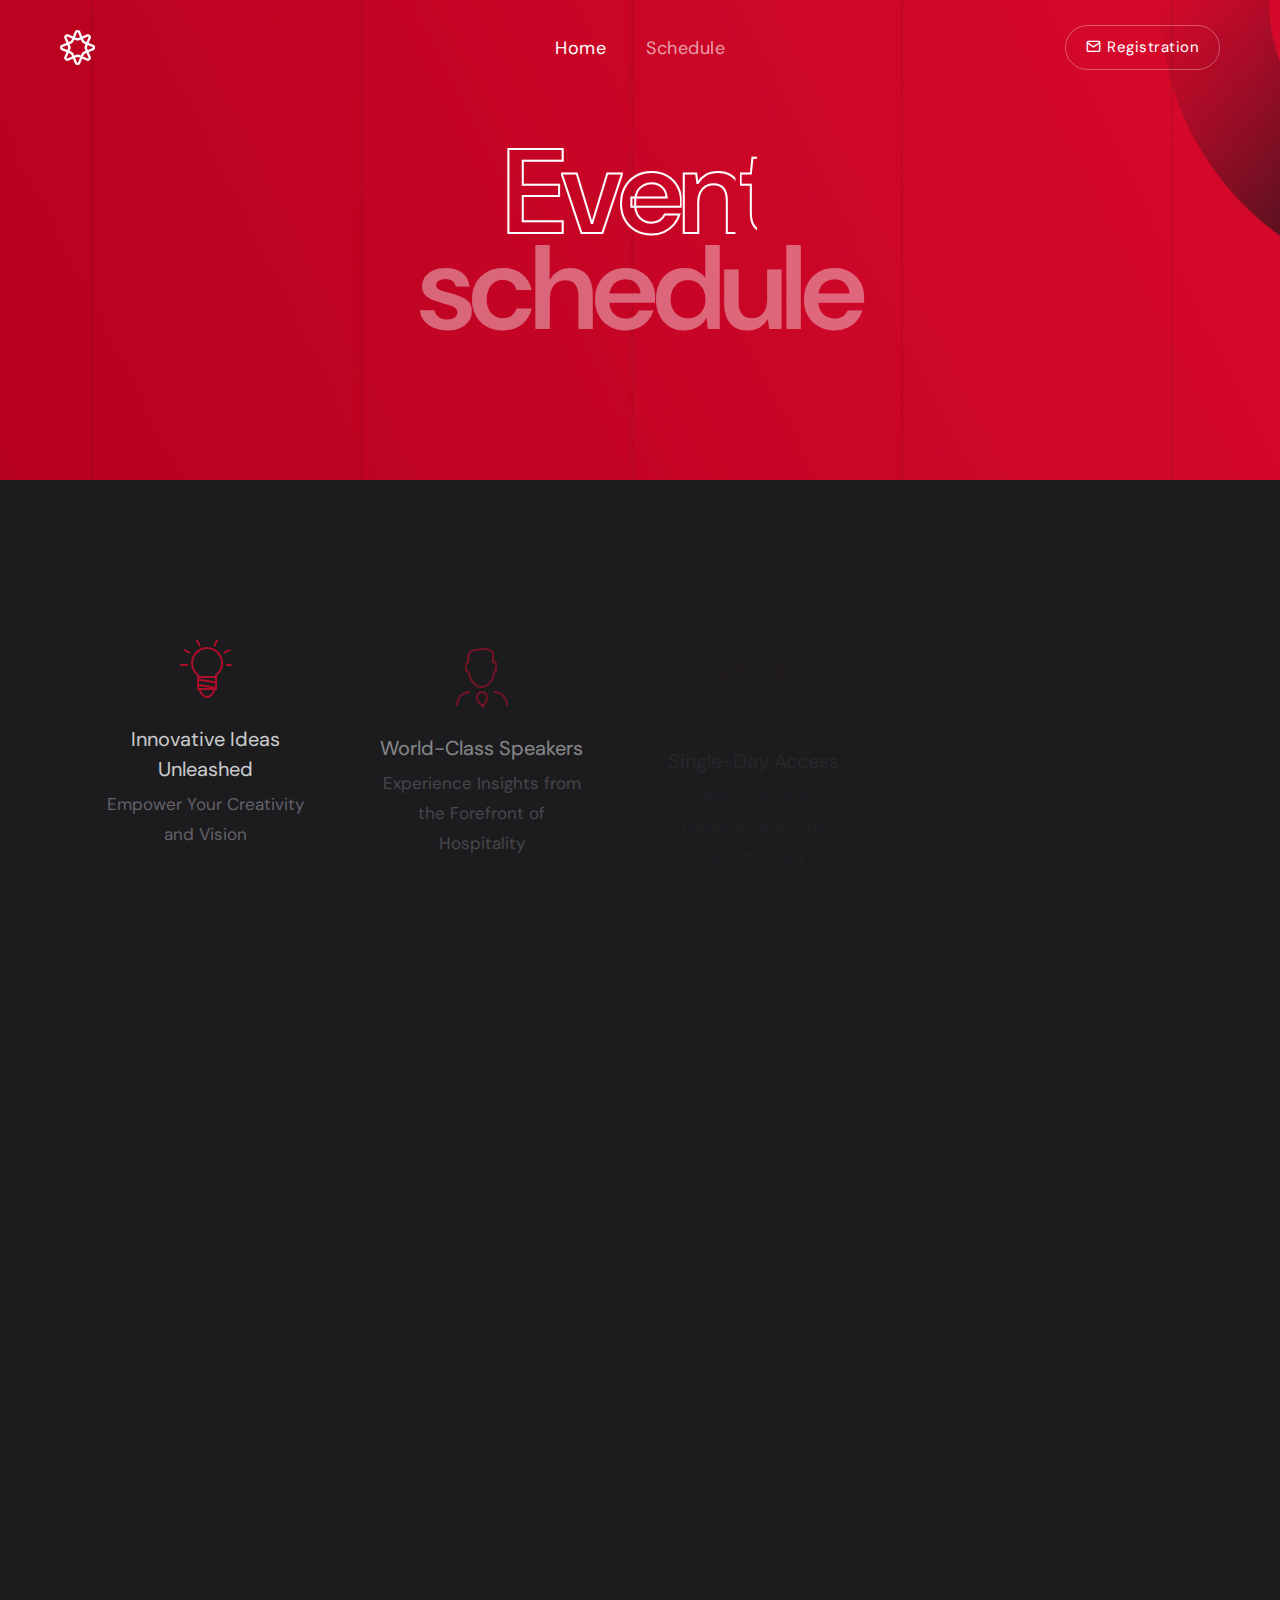
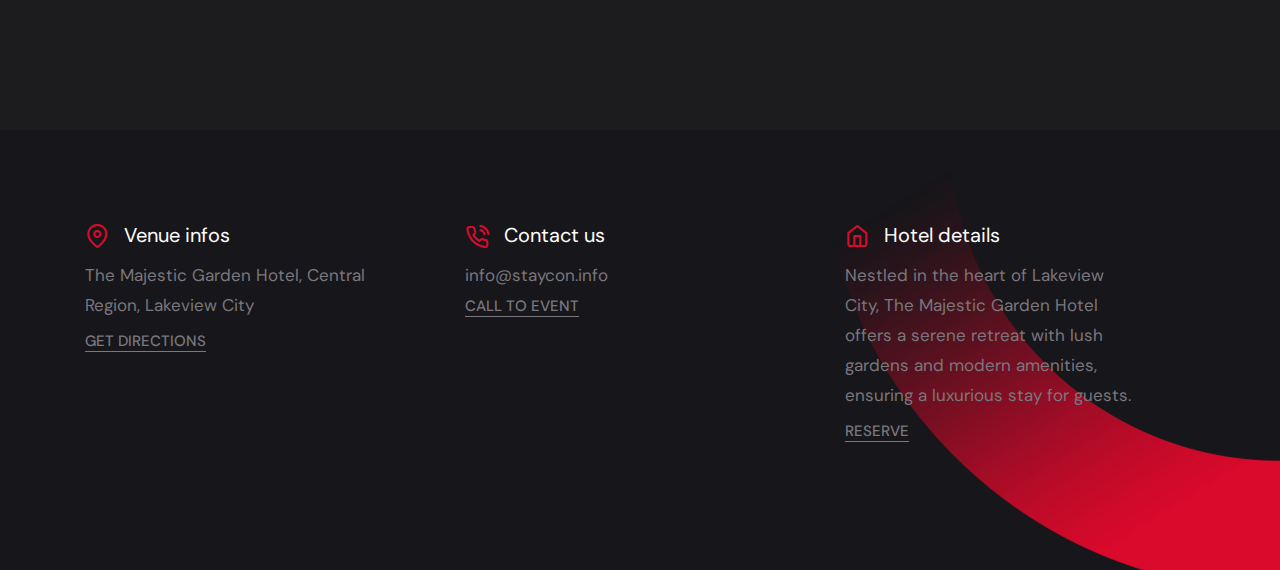
<file: schedule.html>
﻿<!DOCTYPE html>
<html class="no-js" lang="en">
  <head>
    <title>Staycon - About</title>
    <meta charset="utf-8" />
    <meta http-equiv="X-UA-Compatible" content="IE=edge" />
    <meta name="viewport" content="width=device-width,initial-scale=1.0" />
    <meta
      name="description"
      content="Staycon 2024 Hotelier Conference - Schedule"
    />
    <!-- favicon icon -->
    <link rel="shortcut icon" href="images/favicon.png" />
    <link rel="apple-touch-icon" href="images/apple-touch-icon-57x57.png" />
    <link
      rel="apple-touch-icon"
      sizes="72x72"
      href="images/apple-touch-icon-72x72.png"
    />
    <link
      rel="apple-touch-icon"
      sizes="114x114"
      href="images/apple-touch-icon-114x114.png"
    />
    <!-- google fonts preconnect -->
    <link rel="preconnect" href="https://fonts.googleapis.com" crossorigin />
    <link rel="preconnect" href="https://fonts.gstatic.com" crossorigin />
    <!-- style sheets and font icons  -->
    <link rel="stylesheet" href="css/vendors.min.css" />
    <link rel="stylesheet" href="css/icon.min.css" />
    <link rel="stylesheet" href="css/style.css" />
    <link rel="stylesheet" href="css/responsive.css" />
    <link rel="stylesheet" href="demos/conference/conference.css" />
  </head>
  <body data-mobile-nav-style="classic">
    <!-- start header -->
    <header>
      <!-- start navigation -->
      <nav
        class="navbar navbar-expand-lg header-transparent bg-transparent disable-fixed"
      >
        <div class="container-fluid">
          <div class="col-auto col-lg-2 me-lg-0 me-auto">
            <a class="navbar-brand" href="index.html">
              <img
                src="images/staycon-logo-white.png"
                data-at2x="images/staycon-logo-white.png"
                alt=""
                class="default-logo"
              />
              <img
                src="images/staycon-logo-red.png"
                data-at2x="images/staycon-logo-red.png"
                alt=""
                class="alt-logo"
              />
              <img
                src="images/staycon-logo-red.png"
                data-at2x="images/staycon-logo-red.png"
                alt=""
                class="mobile-logo"
              />
            </a>
          </div>
          <div class="col-auto menu-order position-static">
            <button
              class="navbar-toggler float-start"
              type="button"
              data-bs-toggle="collapse"
              data-bs-target="#navbarNav"
              aria-controls="navbarNav"
              aria-label="Toggle navigation"
            >
              <span class="navbar-toggler-line"></span>
              <span class="navbar-toggler-line"></span>
              <span class="navbar-toggler-line"></span>
              <span class="navbar-toggler-line"></span>
            </button>
            <div class="collapse navbar-collapse" id="navbarNav">
              <ul class="navbar-nav alt-font ls-05px">
                <li class="nav-item">
                  <a href="index.html" class="nav-link">Home</a>
                </li>

                <li class="nav-item">
                  <a href="schedule.html" class="nav-link">Schedule</a>
                </li>
              </ul>
            </div>
          </div>
          <div class="col-auto col-lg-2 text-end xs-ps-0 xs-pe-0">
            <div class="header-icon">
              <div class="header-button">
                <a
                  href="registration.html"
                  class="btn btn-small text-transform-none btn-transparent-white-light border-1 left-icon btn-rounded fw-500"
                  ><i
                    class="feather icon-feather-mail d-none d-xl-inline-block"
                  ></i
                  >Registration</a
                >
              </div>
            </div>
          </div>
        </div>
      </nav>
    </header>
    <!-- end header -->
    <!-- start page title -->
    <section
      class="page-title-big-typography bg-dark-gray ipad-top-space-margin"
      data-parallax-background-ratio="0.5"
      style="background-image: url(images/demo-conference-page-bg.jpg)"
    >
      <div class="container">
        <div
          class="row align-items-center justify-content-center extra-small-screen"
        >
          <div class="col-lg-8 text-center page-title-extra-large">
            <h1 class="mb-0 text-white alt-font fw-600 ls-minus-5px">
              <span
                class="d-block text-outline text-outline-width-2px text-outline-color-white"
                data-fancy-text='{ "string": ["Event"], "duration": 500, "delay": 0, "speed": 50, "clipPath": ["inset(0 500px 0 0)", "inset(0px -5px 0px 0px)"], "easing": "easeOutCubic" }'
              ></span>
              <span
                data-anime='{ "opacity": [0, 1], "easing": "easeOutQuad", "duration": 1000, "delay": 300 }'
                >schedule</span
              >
            </h1>
          </div>
        </div>
      </div>
    </section>
    <!-- end page title -->
    <!-- start section -->
    <section class="bg-midnight-blue pt-0 half-section d-none d-md-block">
      <div class="container-fluid">
        <div class="row">
          <div
            class="p-0 overlap-section text-start ps-7"
            data-anime='{ "opacity": [0, 1], "translateY": [50, 0], "delay": 1000, "duration": 600, "easing": "easeOutQuad" }'
          >
            <img
              src="images/demo-conference-02.png"
              alt=""
              class="animation-rotation"
            />
          </div>
        </div>
      </div>
    </section>
    <!-- end section -->
    <!-- start section -->
    <section class="bg-midnight-blue pt-0 sm-pt-50px">
      <div class="container">
        <div
          class="row row-cols-1 row-cols-lg-4 row-cols-sm-2 justify-content-center"
          data-anime='{ "el": "childs", "translateY": [30, 0], "translateX": [-30, 0], "opacity": [0,1], "duration": 800, "delay": 100, "staggervalue": 200, "easing": "easeOutQuad" }'
        >
          <!-- start features box item -->
          <div class="col icon-with-text-style-03 md-mb-50px">
            <div class="feature-box ps-10 pe-10 lg-ps-7 lg-pe-7">
              <div class="feature-box-icon">
                <i
                  class="line-icon-Idea-5 icon-double-large text-base-color mb-25px"
                ></i>
              </div>
              <div class="feature-box-content last-paragraph-no-margin">
                <span class="d-inline-block alt-font text-white fs-20 mb-5px"
                  >Innovative Ideas Unleashed
                  </span
                >
                <p>Empower Your Creativity and Vision



                </p>
              </div>
            </div>
          </div>
          <!-- end features box item -->
          <!-- start features box item -->
          <div class="col icon-with-text-style-03 md-mb-50px">
            <div class="feature-box ps-10 pe-10 lg-ps-7 lg-pe-7">
              <div class="feature-box-icon">
                <i
                  class="line-icon-Talk-Man icon-double-large text-base-color mb-25px"
                ></i>
              </div>
              <div class="feature-box-content last-paragraph-no-margin">
                <span class="d-inline-block alt-font text-white fs-20 mb-5px"
                  >World-Class Speakers
                  </span
                >
                <p>Experience Insights from the Forefront of Hospitality

                </p>
              </div>
            </div>
          </div>
          <!-- end features box item -->
          <!-- start features box item -->
          <div class="col icon-with-text-style-03 xs-mb-50px">
            <div class="feature-box ps-10 pe-10 lg-ps-7 lg-pe-7">
              <div class="feature-box-icon">
                <i
                  class="line-icon-Navigation-LeftWindow icon-double-large text-base-color mb-25px"
                ></i>
              </div>
              <div class="feature-box-content last-paragraph-no-margin">
                <span class="d-inline-block alt-font text-white fs-20 mb-5px"
                  >Single-Day Access
                  </span
                >
                <p>Maximize Your Experience in One Dynamic Day

                </p>
              </div>
            </div>
          </div>
          <!-- end features box item -->
          <!-- start features box item -->
          <div class="col icon-with-text-style-03">
            <div class="feature-box ps-10 pe-10 lg-ps-7 lg-pe-7">
              <div class="feature-box-icon">
                <i
                  class="line-icon-Archery-2 icon-double-large text-base-color mb-25px"
                ></i>
              </div>
              <div class="feature-box-content last-paragraph-no-margin">
                <span class="d-inline-block alt-font text-white fs-20 mb-5px"
                  >Skill Development Workshops
                  </span
                >
                <p>Advance Your Capabilities with Targeted Training

                </p>
              </div>
            </div>
          </div>
          <!-- end features box item -->
        </div>
        <div
          class="row mt-8 md-mt-10 sm-mt-13"
          data-anime='{ "translateY": [30, 0], "opacity": [0,1], "duration": 600, "delay": 0, "staggervalue": 300, "easing": "easeOutQuad" }'
        >
          <div class="col time-schedule text-center">
            <span
              class="btn btn-base-color btn-small btn-round-edge bg-base-color text-white d-inline-block d-md-none mb-15px mx-auto"
              ><i
                class="feather icon-feather-arrow-left align-middle icon-extra-medium m-0 me-5px"
              ></i
              >Drag to scroll see more<i
                class="feather icon-feather-arrow-right align-middle icon-extra-medium m-0 ms-5px"
              ></i
            ></span>
            <div class="time-schedule-scroll">
              <div class="time-schedule-min-width">
                <!-- start time table title -->
                <div class="time-table bg-dark-midnight-blue fs-18">
                  <div
                    class="time-table-box day border border-color-transparent-white-light"
                  >
                    <div class="inner-box">
                      <span class="text-white">Time</span>
                    </div>
                  </div>
                  <div
                    class="time-table-box day border border-color-transparent-white-light"
                  >
                    <div class="inner-box">
                      <span class="text-white">Friday</span>
                    </div>
                  </div>
                  <div
                    class="time-table-box day border border-color-transparent-white-light"
                  >
                    <div class="inner-box">
                      <span class="text-white">Saturday</span>
                    </div>
                  </div>
                  <div
                    class="time-table-box day border border-color-transparent-white-light"
                  >
                    <div class="inner-box">
                      <span class="text-white">Sunday</span>
                    </div>
                  </div>
                </div>
                <!-- end time table title -->
                <!-- start time table content -->
                <div class="time-table">
                  <div
                    class="time-table-box name-box border border-color-transparent-white-light"
                  >
                    <div class="inner-box">
                      <div>09:00 - 10:00 AM</div>
                    </div>
                  </div>
                  <div
                    class="time-table-box name-box border border-color-transparent-white-light"
                  >
                    <div class="inner-box">
                      <span class="text-white">Day Introduction</span>
                      <div class="fs-16">By Event Organizer</div>
                    </div>
                  </div>
                  <div
                    class="time-table-box name-box border border-color-transparent-white-light"
                  >
                    <div class="inner-box">
                      <span class="text-white">Day Introduction</span>
                      <div class="fs-16">By Event Organizer</div>
                    </div>
                  </div>
                  <div
                    class="time-table-box name-box border border-color-transparent-white-light"
                  >
                    <div class="inner-box">
                      <span class="text-white">Day Introduction</span>
                      <div class="fs-16">By Event Organizer</div>
                    </div>
                  </div>
                </div>
                <!-- end time table content -->
                <!-- start time table content -->
                <div class="time-table">
                  <div
                    class="time-table-box name-box border border-color-transparent-white-light"
                  >
                    <div class="inner-box">
                      <div>10:00 AM - 12:30 PM</div>
                    </div>
                  </div>
                  <div
                    class="time-table-box name-box border border-color-transparent-white-light"
                  >
                    <div class="inner-box">
                      <span class="text-white">The Art of Pricing: Maximizing Hotel Revenue</span>
                      <div class="fs-16">By Andre Bishop</div>
                    </div>
                  </div>
                  <div
                    class="time-table-box name-box border border-color-transparent-white-light"
                  >
                    <div class="inner-box">
                      <span class="text-white">Revolutionizing Hospitality with Tech</span>
                      <div class="fs-16">By Thomas Kline</div>
                    </div>
                  </div>
                  <div
                    class="time-table-box name-box border border-color-transparent-white-light"
                  >
                    <div class="inner-box">
                      <span class="text-white">Green Operations: The New Luxury</span>
                      <div class="fs-16">By Luca Moretti</div>
                    </div>
                  </div>
                </div>
                <!-- end time table content -->
                <!-- start time table content -->
                <div class="time-table">
                  <div
                    class="time-table-box name-box border border-color-transparent-white-light"
                  >
                    <div class="inner-box">
                      <div>02:00 PM - 04:30 PM</div>
                    </div>
                  </div>
                  <div
                    class="time-table-box name-box border border-color-transparent-white-light"
                  >
                    <div class="inner-box">
                      <span class="text-white">Designing Sustainability: Hotels of Tomorrow</span>
                      <div class="fs-16">By Sophia Chang</div>
                    </div>
                  </div>
                  <div
                    class="time-table-box name-box border border-color-transparent-white-light"
                  >
                    <div class="inner-box">
                      <span class="text-white">Creating Unforgettable Experiences</span>
                      <div class="fs-16">By Nadia Patel</div>
                    </div>
                  </div>
                  <div
                    class="time-table-box name-box border border-color-transparent-white-light"
                  >
                    <div class="inner-box">
                      <span class="text-white">Designing Sustainability: Hotels of Tomorrow</span>
                      <div class="fs-16">By Sophia Chang</div>
                    </div>
                  </div>
                </div>
                <!-- end time table content -->
                <!-- start time table content -->
                <div class="time-table">
                  <div
                    class="time-table-box name-box border border-color-transparent-white-light"
                  >
                    <div class="inner-box">
                      <div>05:00 PM - 07:30 PM</div>
                    </div>
                  </div>
                  <div
                    class="time-table-box name-box border border-color-transparent-white-light"
                  >
                    <div class="inner-box">
                      <span class="text-white">Branding for Success in the Hospitality World</span>
                      <div class="fs-16">By Elena Ramirez</div>
                    </div>
                  </div>
                  <div
                    class="time-table-box name-box border border-color-transparent-white-light"
                  >
                    <div class="inner-box">
                      <span class="text-white">The Art of Pricing: Maximizing Hotel Revenue</span>
                      <div class="fs-16">By Andre Bishop</div>
                    </div>
                  </div>
                  <div
                    class="time-table-box name-box border border-color-transparent-white-light"
                  >
                    <div class="inner-box">
                      <span class="text-white">Creating Unforgettable Experiences</span>
                      <div class="fs-16">By Nadia Patel</div>
                    </div>
                  </div>
                </div>
                <!-- start time table content -->
              </div>
            </div>
          </div>
        </div>
      </div>
    </section>
    <!-- end section -->
    <!-- start footer -->
    <footer
      class="bg-dark-midnight-blue background-position-right-top background-no-repeat md-background-image-none"
      style="background-image: url('images/demo-conference-about-bg.png')"
    >
    <div class="container">
        <div class="row justify-content-center text-center text-sm-start">
            <!-- start footer column -->
            <div class="col-lg-4 col-sm-6 mb-3">
                <span class="alt-font d-block text-white mb-10px fs-20">
                    <i class="feather icon-feather-map-pin align-text-bottom icon-extra-medium text-base-color me-10px"></i>
                    Venue infos
                </span>
                <p class="w-80 lg-w-100 md-w-70 sm-w-90 xs-w-100 mb-5px">
                  The Majestic Garden Hotel, Central Region, Lakeview City

                </p>
                <a href="#" class="text-decoration-line-bottom text-uppercase fs-15 alt-font fw-500">Get directions</a>
            </div>
            <!-- end footer column -->
            <!-- start footer column -->
            <div class="col-lg-4 col-sm-6 mb-3">
                <span class="alt-font d-block text-white mb-10px fs-20">
                    <i class="feather icon-feather-phone-call align-text-bottom icon-extra-medium text-base-color me-10px"></i>
                    Contact us
                </span>
                <a href="#">info@staycon.info</a><br />
                <a href="#" class="text-decoration-line-bottom text-uppercase fs-15 alt-font fw-500">Call to event</a>
            </div>
            <!-- end footer column -->
            <!-- start footer column -->
            <div class="col-lg-4 col-sm-6 mb-3">
                <span class="alt-font d-block text-white mb-10px fs-20">
                    <i class="feather icon-feather-home align-text-bottom icon-extra-medium text-base-color me-10px"></i>
                    Hotel details
                </span>
                <p class="w-85 lg-w-100 md-w-70 sm-w-90 xs-w-100 mb-5px">
                  Nestled in the heart of Lakeview City, The Majestic Garden Hotel offers a serene retreat with lush gardens and modern amenities, ensuring a luxurious stay for guests.

                </p>
                <a href="#" class="text-decoration-line-bottom text-uppercase fs-15 alt-font fw-500">Reserve</a>
            </div>
            <!-- end footer column -->
        </div>
    </div>
    
        
      </div>
    </footer>
    <!-- end footer -->
    <!-- start scroll progress -->
    <div class="scroll-progress d-none d-xxl-block">
      <a href="#" class="scroll-top" aria-label="scroll">
        <span class="scroll-text">Scroll</span
        ><span class="scroll-line"><span class="scroll-point"></span></span>
      </a>
    </div>
    <!-- end scroll progress -->
    <!-- javascript libraries -->
    <script type="text/javascript" src="js/jquery.js"></script>
    <script type="text/javascript" src="js/vendors.min.js"></script>
    <script type="text/javascript" src="js/main.js"></script>
  </body>
</html>
</file>
<file: css/icon.min.css>
@charset "UTF-8";/*!
    Font Awesome
    Version: 6.5.1
    Plugin URL: https://fontawesome.com
    License: Copyright 2023 Fonticons, Inc. | https://fontawesome.com/license/free (Icons: CC BY 4.0, Fonts: SIL OFL 1.1, Code: MIT License)
!*/.fa-stack,.fa-ul>li{position:relative}.fa-beat,.fa-bounce{-webkit-animation-delay:var(--fa-animation-delay,0s);-webkit-animation-duration:var(--fa-animation-duration,1s)}.fa{font-family:var(--fa-style-family,"Font Awesome 6 Free");font-weight:var(--fa-style,900)}.fa-brands,.fa-regular,.fab,.far{font-weight:400}.fa,.fa-brands,.fa-classic,.fa-regular,.fa-sharp,.fa-solid,.fab,.far,.fas{-moz-osx-font-smoothing:grayscale;-webkit-font-smoothing:antialiased;display:var(--fa-display,inline-block);font-style:normal;font-variant:normal;line-height:1;text-rendering:auto}.fa-classic,.fa-regular,.fa-solid,.far,.fas{font-family:"Font Awesome 6 Free"}.fa-brands,.fab{font-family:"Font Awesome 6 Brands"}.fa-1x{font-size:1em}.fa-2x,.fa-2xl,.fa-stack-2x{font-size:2em}.fa-3x{font-size:3em}.fa-4x{font-size:4em}.fa-5x{font-size:5em}.fa-6x{font-size:6em}.fa-7x{font-size:7em}.fa-8x{font-size:8em}.fa-9x{font-size:9em}.fa-10x{font-size:10em}.fa-2xs{font-size:.625em;line-height:.1em;vertical-align:.225em}.fa-xs{font-size:.75em;line-height:.08333em;vertical-align:.125em}.fa-sm{font-size:.875em;line-height:.07143em;vertical-align:.05357em}.fa-lg{font-size:1.25em;line-height:.05em;vertical-align:-.075em}.fa-xl{font-size:1.5em;line-height:.04167em;vertical-align:-.125em}.fa-2xl{line-height:.03125em;vertical-align:-.1875em}.fa-fw{text-align:center;width:1.25em}.fa-ul{list-style-type:none;margin-left:var(--fa-li-margin,2.5em);padding-left:0}.fa-li{left:calc(var(--fa-li-width,2em) * -1);position:absolute;text-align:center;width:var(--fa-li-width,2em);line-height:inherit}.fa-border{border-color:var(--fa-border-color,#eee);border-radius:var(--fa-border-radius,.1em);border-style:var(--fa-border-style,solid);border-width:var(--fa-border-width,.08em);padding:var(--fa-border-padding,.2em .25em .15em)}.fa-pull-left{float:left;margin-right:var(--fa-pull-margin,.3em)}.fa-pull-right{float:right;margin-left:var(--fa-pull-margin,.3em)}.fa-beat{-webkit-animation-name:fa-beat;animation-name:fa-beat;animation-delay:var(--fa-animation-delay,0s);-webkit-animation-direction:var(--fa-animation-direction,normal);animation-direction:var(--fa-animation-direction,normal);animation-duration:var(--fa-animation-duration,1s);-webkit-animation-iteration-count:var(--fa-animation-iteration-count,infinite);animation-iteration-count:var(--fa-animation-iteration-count,infinite);-webkit-animation-timing-function:var(--fa-animation-timing,ease-in-out);animation-timing-function:var(--fa-animation-timing,ease-in-out)}.fa-bounce,.fa-fade{-webkit-animation-direction:var(--fa-animation-direction,normal);-webkit-animation-iteration-count:var(--fa-animation-iteration-count,infinite)}.fa-bounce{-webkit-animation-name:fa-bounce;animation-name:fa-bounce;animation-delay:var(--fa-animation-delay,0s);animation-direction:var(--fa-animation-direction,normal);animation-duration:var(--fa-animation-duration,1s);animation-iteration-count:var(--fa-animation-iteration-count,infinite);-webkit-animation-timing-function:var(--fa-animation-timing,cubic-bezier(.28,.84,.42,1));animation-timing-function:var(--fa-animation-timing,cubic-bezier(.28,.84,.42,1))}.fa-beat-fade,.fa-fade{-webkit-animation-delay:var(--fa-animation-delay,0s)}.fa-fade{-webkit-animation-name:fa-fade;animation-name:fa-fade;animation-delay:var(--fa-animation-delay,0s);animation-direction:var(--fa-animation-direction,normal);-webkit-animation-duration:var(--fa-animation-duration,1s);animation-duration:var(--fa-animation-duration,1s);animation-iteration-count:var(--fa-animation-iteration-count,infinite);-webkit-animation-timing-function:var(--fa-animation-timing,cubic-bezier(.4,0,.6,1));animation-timing-function:var(--fa-animation-timing,cubic-bezier(.4,0,.6,1))}.fa-beat-fade,.fa-flip{-webkit-animation-direction:var(--fa-animation-direction,normal);-webkit-animation-iteration-count:var(--fa-animation-iteration-count,infinite)}.fa-beat-fade{-webkit-animation-name:fa-beat-fade;animation-name:fa-beat-fade;animation-delay:var(--fa-animation-delay,0s);animation-direction:var(--fa-animation-direction,normal);-webkit-animation-duration:var(--fa-animation-duration,1s);animation-duration:var(--fa-animation-duration,1s);animation-iteration-count:var(--fa-animation-iteration-count,infinite);-webkit-animation-timing-function:var(--fa-animation-timing,cubic-bezier(.4,0,.6,1));animation-timing-function:var(--fa-animation-timing,cubic-bezier(.4,0,.6,1))}.fa-flip,.fa-shake{-webkit-animation-delay:var(--fa-animation-delay,0s)}.fa-flip{-webkit-animation-name:fa-flip;animation-name:fa-flip;animation-delay:var(--fa-animation-delay,0s);animation-direction:var(--fa-animation-direction,normal);-webkit-animation-duration:var(--fa-animation-duration,1s);animation-duration:var(--fa-animation-duration,1s);animation-iteration-count:var(--fa-animation-iteration-count,infinite);-webkit-animation-timing-function:var(--fa-animation-timing,ease-in-out);animation-timing-function:var(--fa-animation-timing,ease-in-out)}.fa-shake,.fa-spin{-webkit-animation-direction:var(--fa-animation-direction,normal);-webkit-animation-iteration-count:var(--fa-animation-iteration-count,infinite)}.fa-shake{-webkit-animation-name:fa-shake;animation-name:fa-shake;animation-delay:var(--fa-animation-delay,0s);animation-direction:var(--fa-animation-direction,normal);-webkit-animation-duration:var(--fa-animation-duration,1s);animation-duration:var(--fa-animation-duration,1s);animation-iteration-count:var(--fa-animation-iteration-count,infinite);-webkit-animation-timing-function:var(--fa-animation-timing,linear);animation-timing-function:var(--fa-animation-timing,linear)}.fa-spin{-webkit-animation-name:fa-spin;animation-name:fa-spin;-webkit-animation-delay:var(--fa-animation-delay,0s);animation-delay:var(--fa-animation-delay,0s);animation-direction:var(--fa-animation-direction,normal);-webkit-animation-duration:var(--fa-animation-duration,2s);animation-duration:var(--fa-animation-duration,2s);animation-iteration-count:var(--fa-animation-iteration-count,infinite);-webkit-animation-timing-function:var(--fa-animation-timing,linear);animation-timing-function:var(--fa-animation-timing,linear)}.fa-spin-reverse{--fa-animation-direction:reverse}.fa-pulse,.fa-spin-pulse{-webkit-animation-name:fa-spin;animation-name:fa-spin;-webkit-animation-direction:var(--fa-animation-direction,normal);animation-direction:var(--fa-animation-direction,normal);-webkit-animation-duration:var(--fa-animation-duration,1s);animation-duration:var(--fa-animation-duration,1s);-webkit-animation-iteration-count:var(--fa-animation-iteration-count,infinite);animation-iteration-count:var(--fa-animation-iteration-count,infinite);-webkit-animation-timing-function:var(--fa-animation-timing,steps(8));animation-timing-function:var(--fa-animation-timing,steps(8))}@media (prefers-reduced-motion:reduce){.fa-beat,.fa-beat-fade,.fa-bounce,.fa-fade,.fa-flip,.fa-pulse,.fa-shake,.fa-spin,.fa-spin-pulse{-webkit-animation-delay:-1ms;animation-delay:-1ms;-webkit-animation-duration:1ms;animation-duration:1ms;-webkit-animation-iteration-count:1;animation-iteration-count:1;-webkit-transition-delay:0s;transition-delay:0s;-webkit-transition-duration:0s;transition-duration:0s}}@-webkit-keyframes fa-beat{0%,90%{-webkit-transform:scale(1);transform:scale(1)}45%{-webkit-transform:scale(var(--fa-beat-scale,1.25));transform:scale(var(--fa-beat-scale,1.25))}}@keyframes fa-beat{0%,90%{-webkit-transform:scale(1);transform:scale(1)}45%{-webkit-transform:scale(var(--fa-beat-scale,1.25));transform:scale(var(--fa-beat-scale,1.25))}}@-webkit-keyframes fa-bounce{0%,100%,64%{-webkit-transform:scale(1,1) translateY(0);transform:scale(1,1) translateY(0)}10%{-webkit-transform:scale(var(--fa-bounce-start-scale-x,1.1),var(--fa-bounce-start-scale-y,.9)) translateY(0);transform:scale(var(--fa-bounce-start-scale-x,1.1),var(--fa-bounce-start-scale-y,.9)) translateY(0)}30%{-webkit-transform:scale(var(--fa-bounce-jump-scale-x,.9),var(--fa-bounce-jump-scale-y,1.1)) translateY(var(--fa-bounce-height,-.5em));transform:scale(var(--fa-bounce-jump-scale-x,.9),var(--fa-bounce-jump-scale-y,1.1)) translateY(var(--fa-bounce-height,-.5em))}50%{-webkit-transform:scale(var(--fa-bounce-land-scale-x,1.05),var(--fa-bounce-land-scale-y,.95)) translateY(0);transform:scale(var(--fa-bounce-land-scale-x,1.05),var(--fa-bounce-land-scale-y,.95)) translateY(0)}57%{-webkit-transform:scale(1,1) translateY(var(--fa-bounce-rebound,-.125em));transform:scale(1,1) translateY(var(--fa-bounce-rebound,-.125em))}}@keyframes fa-bounce{0%,100%,64%{-webkit-transform:scale(1,1) translateY(0);transform:scale(1,1) translateY(0)}10%{-webkit-transform:scale(var(--fa-bounce-start-scale-x,1.1),var(--fa-bounce-start-scale-y,.9)) translateY(0);transform:scale(var(--fa-bounce-start-scale-x,1.1),var(--fa-bounce-start-scale-y,.9)) translateY(0)}30%{-webkit-transform:scale(var(--fa-bounce-jump-scale-x,.9),var(--fa-bounce-jump-scale-y,1.1)) translateY(var(--fa-bounce-height,-.5em));transform:scale(var(--fa-bounce-jump-scale-x,.9),var(--fa-bounce-jump-scale-y,1.1)) translateY(var(--fa-bounce-height,-.5em))}50%{-webkit-transform:scale(var(--fa-bounce-land-scale-x,1.05),var(--fa-bounce-land-scale-y,.95)) translateY(0);transform:scale(var(--fa-bounce-land-scale-x,1.05),var(--fa-bounce-land-scale-y,.95)) translateY(0)}57%{-webkit-transform:scale(1,1) translateY(var(--fa-bounce-rebound,-.125em));transform:scale(1,1) translateY(var(--fa-bounce-rebound,-.125em))}}@-webkit-keyframes fa-fade{50%{opacity:var(--fa-fade-opacity,.4)}}@keyframes fa-fade{50%{opacity:var(--fa-fade-opacity,.4)}}@-webkit-keyframes fa-beat-fade{0%,100%{opacity:var(--fa-beat-fade-opacity,.4);-webkit-transform:scale(1);transform:scale(1)}50%{opacity:1;-webkit-transform:scale(var(--fa-beat-fade-scale,1.125));transform:scale(var(--fa-beat-fade-scale,1.125))}}@keyframes fa-beat-fade{0%,100%{opacity:var(--fa-beat-fade-opacity,.4);-webkit-transform:scale(1);transform:scale(1)}50%{opacity:1;-webkit-transform:scale(var(--fa-beat-fade-scale,1.125));transform:scale(var(--fa-beat-fade-scale,1.125))}}@-webkit-keyframes fa-flip{50%{-webkit-transform:rotate3d(var(--fa-flip-x,0),var(--fa-flip-y,1),var(--fa-flip-z,0),var(--fa-flip-angle,-180deg));transform:rotate3d(var(--fa-flip-x,0),var(--fa-flip-y,1),var(--fa-flip-z,0),var(--fa-flip-angle,-180deg))}}@keyframes fa-flip{50%{-webkit-transform:rotate3d(var(--fa-flip-x,0),var(--fa-flip-y,1),var(--fa-flip-z,0),var(--fa-flip-angle,-180deg));transform:rotate3d(var(--fa-flip-x,0),var(--fa-flip-y,1),var(--fa-flip-z,0),var(--fa-flip-angle,-180deg))}}@-webkit-keyframes fa-shake{0%{-webkit-transform:rotate(-15deg);transform:rotate(-15deg)}4%{-webkit-transform:rotate(15deg);transform:rotate(15deg)}24%,8%{-webkit-transform:rotate(-18deg);transform:rotate(-18deg)}12%,28%{-webkit-transform:rotate(18deg);transform:rotate(18deg)}16%{-webkit-transform:rotate(-22deg);transform:rotate(-22deg)}20%{-webkit-transform:rotate(22deg);transform:rotate(22deg)}32%{-webkit-transform:rotate(-12deg);transform:rotate(-12deg)}36%{-webkit-transform:rotate(12deg);transform:rotate(12deg)}100%,40%{-webkit-transform:rotate(0);transform:rotate(0)}}@keyframes fa-shake{0%{-webkit-transform:rotate(-15deg);transform:rotate(-15deg)}4%{-webkit-transform:rotate(15deg);transform:rotate(15deg)}24%,8%{-webkit-transform:rotate(-18deg);transform:rotate(-18deg)}12%,28%{-webkit-transform:rotate(18deg);transform:rotate(18deg)}16%{-webkit-transform:rotate(-22deg);transform:rotate(-22deg)}20%{-webkit-transform:rotate(22deg);transform:rotate(22deg)}32%{-webkit-transform:rotate(-12deg);transform:rotate(-12deg)}36%{-webkit-transform:rotate(12deg);transform:rotate(12deg)}100%,40%{-webkit-transform:rotate(0);transform:rotate(0)}}@-webkit-keyframes fa-spin{0%{-webkit-transform:rotate(0);transform:rotate(0)}100%{-webkit-transform:rotate(360deg);transform:rotate(360deg)}}@keyframes fa-spin{0%{-webkit-transform:rotate(0);transform:rotate(0)}100%{-webkit-transform:rotate(360deg);transform:rotate(360deg)}}.fa-rotate-90{-webkit-transform:rotate(90deg);transform:rotate(90deg)}.fa-rotate-180{-webkit-transform:rotate(180deg);transform:rotate(180deg)}.fa-rotate-270{-webkit-transform:rotate(270deg);transform:rotate(270deg)}.fa-flip-horizontal{-webkit-transform:scale(-1,1);transform:scale(-1,1)}.fa-flip-vertical{-webkit-transform:scale(1,-1);transform:scale(1,-1)}.fa-flip-both,.fa-flip-horizontal.fa-flip-vertical{-webkit-transform:scale(-1,-1);transform:scale(-1,-1)}.fa-rotate-by{-webkit-transform:rotate(var(--fa-rotate-angle,none));transform:rotate(var(--fa-rotate-angle,none))}.fa-stack{display:inline-block;height:2em;line-height:2em;vertical-align:middle;width:2.5em}.fa-stack-1x,.fa-stack-2x{left:0;position:absolute;text-align:center;width:100%;z-index:var(--fa-stack-z-index,auto)}.fa-stack-1x{line-height:inherit}.fa-inverse{color:var(--fa-inverse,#fff)}.fa-0::before{content:"0"}.fa-1::before{content:"1"}.fa-2::before{content:"2"}.fa-3::before{content:"3"}.fa-4::before{content:"4"}.fa-5::before{content:"5"}.fa-6::before{content:"6"}.fa-7::before{content:"7"}.fa-8::before{content:"8"}.fa-9::before{content:"9"}.fa-fill-drip::before{content:"\f576"}.fa-arrows-to-circle::before{content:"\e4bd"}.fa-chevron-circle-right::before,.fa-circle-chevron-right::before{content:"\f138"}.fa-at::before{content:"@"}.fa-trash-alt::before,.fa-trash-can::before{content:"\f2ed"}.fa-text-height::before{content:"\f034"}.fa-user-times::before,.fa-user-xmark::before{content:"\f235"}.fa-stethoscope::before{content:"\f0f1"}.fa-comment-alt::before,.fa-message::before{content:"\f27a"}.fa-info::before{content:"\f129"}.fa-compress-alt::before,.fa-down-left-and-up-right-to-center::before{content:"\f422"}.fa-explosion::before{content:"\e4e9"}.fa-file-alt::before,.fa-file-lines::before,.fa-file-text::before{content:"\f15c"}.fa-wave-square::before{content:"\f83e"}.fa-ring::before{content:"\f70b"}.fa-building-un::before{content:"\e4d9"}.fa-dice-three::before{content:"\f527"}.fa-calendar-alt::before,.fa-calendar-days::before{content:"\f073"}.fa-anchor-circle-check::before{content:"\e4aa"}.fa-building-circle-arrow-right::before{content:"\e4d1"}.fa-volleyball-ball::before,.fa-volleyball::before{content:"\f45f"}.fa-arrows-up-to-line::before{content:"\e4c2"}.fa-sort-desc::before,.fa-sort-down::before{content:"\f0dd"}.fa-circle-minus::before,.fa-minus-circle::before{content:"\f056"}.fa-door-open::before{content:"\f52b"}.fa-right-from-bracket::before,.fa-sign-out-alt::before{content:"\f2f5"}.fa-atom::before{content:"\f5d2"}.fa-soap::before{content:"\e06e"}.fa-heart-music-camera-bolt::before,.fa-icons::before{content:"\f86d"}.fa-microphone-alt-slash::before,.fa-microphone-lines-slash::before{content:"\f539"}.fa-bridge-circle-check::before{content:"\e4c9"}.fa-pump-medical::before{content:"\e06a"}.fa-fingerprint::before{content:"\f577"}.fa-hand-point-right::before{content:"\f0a4"}.fa-magnifying-glass-location::before,.fa-search-location::before{content:"\f689"}.fa-forward-step::before,.fa-step-forward::before{content:"\f051"}.fa-face-smile-beam::before,.fa-smile-beam::before{content:"\f5b8"}.fa-flag-checkered::before{content:"\f11e"}.fa-football-ball::before,.fa-football::before{content:"\f44e"}.fa-school-circle-exclamation::before{content:"\e56c"}.fa-crop::before{content:"\f125"}.fa-angle-double-down::before,.fa-angles-down::before{content:"\f103"}.fa-users-rectangle::before{content:"\e594"}.fa-people-roof::before{content:"\e537"}.fa-people-line::before{content:"\e534"}.fa-beer-mug-empty::before,.fa-beer::before{content:"\f0fc"}.fa-diagram-predecessor::before{content:"\e477"}.fa-arrow-up-long::before,.fa-long-arrow-up::before{content:"\f176"}.fa-burn::before,.fa-fire-flame-simple::before{content:"\f46a"}.fa-male::before,.fa-person::before{content:"\f183"}.fa-laptop::before{content:"\f109"}.fa-file-csv::before{content:"\f6dd"}.fa-menorah::before{content:"\f676"}.fa-truck-plane::before{content:"\e58f"}.fa-record-vinyl::before{content:"\f8d9"}.fa-face-grin-stars::before,.fa-grin-stars::before{content:"\f587"}.fa-bong::before{content:"\f55c"}.fa-pastafarianism::before,.fa-spaghetti-monster-flying::before{content:"\f67b"}.fa-arrow-down-up-across-line::before{content:"\e4af"}.fa-spoon::before,.fa-utensil-spoon::before{content:"\f2e5"}.fa-jar-wheat::before{content:"\e517"}.fa-envelopes-bulk::before,.fa-mail-bulk::before{content:"\f674"}.fa-file-circle-exclamation::before{content:"\e4eb"}.fa-circle-h::before,.fa-hospital-symbol::before{content:"\f47e"}.fa-pager::before{content:"\f815"}.fa-address-book::before,.fa-contact-book::before{content:"\f2b9"}.fa-strikethrough::before{content:"\f0cc"}.fa-k::before{content:"K"}.fa-landmark-flag::before{content:"\e51c"}.fa-pencil-alt::before,.fa-pencil::before{content:"\f303"}.fa-backward::before{content:"\f04a"}.fa-caret-right::before{content:"\f0da"}.fa-comments::before{content:"\f086"}.fa-file-clipboard::before,.fa-paste::before{content:"\f0ea"}.fa-code-pull-request::before{content:"\e13c"}.fa-clipboard-list::before{content:"\f46d"}.fa-truck-loading::before,.fa-truck-ramp-box::before{content:"\f4de"}.fa-user-check::before{content:"\f4fc"}.fa-vial-virus::before{content:"\e597"}.fa-sheet-plastic::before{content:"\e571"}.fa-blog::before{content:"\f781"}.fa-user-ninja::before{content:"\f504"}.fa-person-arrow-up-from-line::before{content:"\e539"}.fa-scroll-torah::before,.fa-torah::before{content:"\f6a0"}.fa-broom-ball::before,.fa-quidditch-broom-ball::before,.fa-quidditch::before{content:"\f458"}.fa-toggle-off::before{content:"\f204"}.fa-archive::before,.fa-box-archive::before{content:"\f187"}.fa-person-drowning::before{content:"\e545"}.fa-arrow-down-9-1::before,.fa-sort-numeric-desc::before,.fa-sort-numeric-down-alt::before{content:"\f886"}.fa-face-grin-tongue-squint::before,.fa-grin-tongue-squint::before{content:"\f58a"}.fa-spray-can::before{content:"\f5bd"}.fa-truck-monster::before{content:"\f63b"}.fa-w::before{content:"W"}.fa-earth-africa::before,.fa-globe-africa::before{content:"\f57c"}.fa-rainbow::before{content:"\f75b"}.fa-circle-notch::before{content:"\f1ce"}.fa-tablet-alt::before,.fa-tablet-screen-button::before{content:"\f3fa"}.fa-paw::before{content:"\f1b0"}.fa-cloud::before{content:"\f0c2"}.fa-trowel-bricks::before{content:"\e58a"}.fa-face-flushed::before,.fa-flushed::before{content:"\f579"}.fa-hospital-user::before{content:"\f80d"}.fa-tent-arrow-left-right::before{content:"\e57f"}.fa-gavel::before,.fa-legal::before{content:"\f0e3"}.fa-binoculars::before{content:"\f1e5"}.fa-microphone-slash::before{content:"\f131"}.fa-box-tissue::before{content:"\e05b"}.fa-motorcycle::before{content:"\f21c"}.fa-bell-concierge::before,.fa-concierge-bell::before{content:"\f562"}.fa-pen-ruler::before,.fa-pencil-ruler::before{content:"\f5ae"}.fa-people-arrows-left-right::before,.fa-people-arrows::before{content:"\e068"}.fa-mars-and-venus-burst::before{content:"\e523"}.fa-caret-square-right::before,.fa-square-caret-right::before{content:"\f152"}.fa-cut::before,.fa-scissors::before{content:"\f0c4"}.fa-sun-plant-wilt::before{content:"\e57a"}.fa-toilets-portable::before{content:"\e584"}.fa-hockey-puck::before{content:"\f453"}.fa-table::before{content:"\f0ce"}.fa-magnifying-glass-arrow-right::before{content:"\e521"}.fa-digital-tachograph::before,.fa-tachograph-digital::before{content:"\f566"}.fa-users-slash::before{content:"\e073"}.fa-clover::before{content:"\e139"}.fa-mail-reply::before,.fa-reply::before{content:"\f3e5"}.fa-star-and-crescent::before{content:"\f699"}.fa-house-fire::before{content:"\e50c"}.fa-minus-square::before,.fa-square-minus::before{content:"\f146"}.fa-helicopter::before{content:"\f533"}.fa-compass::before{content:"\f14e"}.fa-caret-square-down::before,.fa-square-caret-down::before{content:"\f150"}.fa-file-circle-question::before{content:"\e4ef"}.fa-laptop-code::before{content:"\f5fc"}.fa-swatchbook::before{content:"\f5c3"}.fa-prescription-bottle::before{content:"\f485"}.fa-bars::before,.fa-navicon::before{content:"\f0c9"}.fa-people-group::before{content:"\e533"}.fa-hourglass-3::before,.fa-hourglass-end::before{content:"\f253"}.fa-heart-broken::before,.fa-heart-crack::before{content:"\f7a9"}.fa-external-link-square-alt::before,.fa-square-up-right::before{content:"\f360"}.fa-face-kiss-beam::before,.fa-kiss-beam::before{content:"\f597"}.fa-film::before{content:"\f008"}.fa-ruler-horizontal::before{content:"\f547"}.fa-people-robbery::before{content:"\e536"}.fa-lightbulb::before{content:"\f0eb"}.fa-caret-left::before{content:"\f0d9"}.fa-circle-exclamation::before,.fa-exclamation-circle::before{content:"\f06a"}.fa-school-circle-xmark::before{content:"\e56d"}.fa-arrow-right-from-bracket::before,.fa-sign-out::before{content:"\f08b"}.fa-chevron-circle-down::before,.fa-circle-chevron-down::before{content:"\f13a"}.fa-unlock-alt::before,.fa-unlock-keyhole::before{content:"\f13e"}.fa-cloud-showers-heavy::before{content:"\f740"}.fa-headphones-alt::before,.fa-headphones-simple::before{content:"\f58f"}.fa-sitemap::before{content:"\f0e8"}.fa-circle-dollar-to-slot::before,.fa-donate::before{content:"\f4b9"}.fa-memory::before{content:"\f538"}.fa-road-spikes::before{content:"\e568"}.fa-fire-burner::before{content:"\e4f1"}.fa-flag::before{content:"\f024"}.fa-hanukiah::before{content:"\f6e6"}.fa-feather::before{content:"\f52d"}.fa-volume-down::before,.fa-volume-low::before{content:"\f027"}.fa-comment-slash::before{content:"\f4b3"}.fa-cloud-sun-rain::before{content:"\f743"}.fa-compress::before{content:"\f066"}.fa-wheat-alt::before,.fa-wheat-awn::before{content:"\e2cd"}.fa-ankh::before{content:"\f644"}.fa-hands-holding-child::before{content:"\e4fa"}.fa-asterisk::before{content:"*"}.fa-check-square::before,.fa-square-check::before{content:"\f14a"}.fa-peseta-sign::before{content:"\e221"}.fa-header::before,.fa-heading::before{content:"\f1dc"}.fa-ghost::before{content:"\f6e2"}.fa-list-squares::before,.fa-list::before{content:"\f03a"}.fa-phone-square-alt::before,.fa-square-phone-flip::before{content:"\f87b"}.fa-cart-plus::before{content:"\f217"}.fa-gamepad::before{content:"\f11b"}.fa-circle-dot::before,.fa-dot-circle::before{content:"\f192"}.fa-dizzy::before,.fa-face-dizzy::before{content:"\f567"}.fa-egg::before{content:"\f7fb"}.fa-house-medical-circle-xmark::before{content:"\e513"}.fa-campground::before{content:"\f6bb"}.fa-folder-plus::before{content:"\f65e"}.fa-futbol-ball::before,.fa-futbol::before,.fa-soccer-ball::before{content:"\f1e3"}.fa-paint-brush::before,.fa-paintbrush::before{content:"\f1fc"}.fa-lock::before{content:"\f023"}.fa-gas-pump::before{content:"\f52f"}.fa-hot-tub-person::before,.fa-hot-tub::before{content:"\f593"}.fa-map-location::before,.fa-map-marked::before{content:"\f59f"}.fa-house-flood-water::before{content:"\e50e"}.fa-tree::before{content:"\f1bb"}.fa-bridge-lock::before{content:"\e4cc"}.fa-sack-dollar::before{content:"\f81d"}.fa-edit::before,.fa-pen-to-square::before{content:"\f044"}.fa-car-side::before{content:"\f5e4"}.fa-share-alt::before,.fa-share-nodes::before{content:"\f1e0"}.fa-heart-circle-minus::before{content:"\e4ff"}.fa-hourglass-2::before,.fa-hourglass-half::before{content:"\f252"}.fa-microscope::before{content:"\f610"}.fa-sink::before{content:"\e06d"}.fa-bag-shopping::before,.fa-shopping-bag::before{content:"\f290"}.fa-arrow-down-z-a::before,.fa-sort-alpha-desc::before,.fa-sort-alpha-down-alt::before{content:"\f881"}.fa-mitten::before{content:"\f7b5"}.fa-person-rays::before{content:"\e54d"}.fa-users::before{content:"\f0c0"}.fa-eye-slash::before{content:"\f070"}.fa-flask-vial::before{content:"\e4f3"}.fa-hand-paper::before,.fa-hand::before{content:"\f256"}.fa-om::before{content:"\f679"}.fa-worm::before{content:"\e599"}.fa-house-circle-xmark::before{content:"\e50b"}.fa-plug::before{content:"\f1e6"}.fa-chevron-up::before{content:"\f077"}.fa-hand-spock::before{content:"\f259"}.fa-stopwatch::before{content:"\f2f2"}.fa-face-kiss::before,.fa-kiss::before{content:"\f596"}.fa-bridge-circle-xmark::before{content:"\e4cb"}.fa-face-grin-tongue::before,.fa-grin-tongue::before{content:"\f589"}.fa-chess-bishop::before{content:"\f43a"}.fa-face-grin-wink::before,.fa-grin-wink::before{content:"\f58c"}.fa-deaf::before,.fa-deafness::before,.fa-ear-deaf::before,.fa-hard-of-hearing::before{content:"\f2a4"}.fa-road-circle-check::before{content:"\e564"}.fa-dice-five::before{content:"\f523"}.fa-rss-square::before,.fa-square-rss::before{content:"\f143"}.fa-land-mine-on::before{content:"\e51b"}.fa-i-cursor::before{content:"\f246"}.fa-stamp::before{content:"\f5bf"}.fa-stairs::before{content:"\e289"}.fa-i::before{content:"I"}.fa-hryvnia-sign::before,.fa-hryvnia::before{content:"\f6f2"}.fa-pills::before{content:"\f484"}.fa-face-grin-wide::before,.fa-grin-alt::before{content:"\f581"}.fa-tooth::before{content:"\f5c9"}.fa-v::before{content:"V"}.fa-bangladeshi-taka-sign::before{content:"\e2e6"}.fa-bicycle::before{content:"\f206"}.fa-rod-asclepius::before,.fa-rod-snake::before,.fa-staff-aesculapius::before,.fa-staff-snake::before{content:"\e579"}.fa-head-side-cough-slash::before{content:"\e062"}.fa-ambulance::before,.fa-truck-medical::before{content:"\f0f9"}.fa-wheat-awn-circle-exclamation::before{content:"\e598"}.fa-snowman::before{content:"\f7d0"}.fa-mortar-pestle::before{content:"\f5a7"}.fa-road-barrier::before{content:"\e562"}.fa-school::before{content:"\f549"}.fa-igloo::before{content:"\f7ae"}.fa-joint::before{content:"\f595"}.fa-angle-right::before{content:"\f105"}.fa-horse::before{content:"\f6f0"}.fa-q::before{content:"Q"}.fa-g::before{content:"G"}.fa-notes-medical::before{content:"\f481"}.fa-temperature-2::before,.fa-temperature-half::before,.fa-thermometer-2::before,.fa-thermometer-half::before{content:"\f2c9"}.fa-dong-sign::before{content:"\e169"}.fa-capsules::before{content:"\f46b"}.fa-poo-bolt::before,.fa-poo-storm::before{content:"\f75a"}.fa-face-frown-open::before,.fa-frown-open::before{content:"\f57a"}.fa-hand-point-up::before{content:"\f0a6"}.fa-money-bill::before{content:"\f0d6"}.fa-bookmark::before{content:"\f02e"}.fa-align-justify::before{content:"\f039"}.fa-umbrella-beach::before{content:"\f5ca"}.fa-helmet-un::before{content:"\e503"}.fa-bullseye::before{content:"\f140"}.fa-bacon::before{content:"\f7e5"}.fa-hand-point-down::before{content:"\f0a7"}.fa-arrow-up-from-bracket::before{content:"\e09a"}.fa-folder-blank::before,.fa-folder::before{content:"\f07b"}.fa-file-medical-alt::before,.fa-file-waveform::before{content:"\f478"}.fa-radiation::before{content:"\f7b9"}.fa-chart-simple::before{content:"\e473"}.fa-mars-stroke::before{content:"\f229"}.fa-vial::before{content:"\f492"}.fa-dashboard::before,.fa-gauge-med::before,.fa-gauge::before,.fa-tachometer-alt-average::before{content:"\f624"}.fa-magic-wand-sparkles::before,.fa-wand-magic-sparkles::before{content:"\e2ca"}.fa-e::before{content:"E"}.fa-pen-alt::before,.fa-pen-clip::before{content:"\f305"}.fa-bridge-circle-exclamation::before{content:"\e4ca"}.fa-user::before{content:"\f007"}.fa-school-circle-check::before{content:"\e56b"}.fa-dumpster::before{content:"\f793"}.fa-shuttle-van::before,.fa-van-shuttle::before{content:"\f5b6"}.fa-building-user::before{content:"\e4da"}.fa-caret-square-left::before,.fa-square-caret-left::before{content:"\f191"}.fa-highlighter::before{content:"\f591"}.fa-key::before{content:"\f084"}.fa-bullhorn::before{content:"\f0a1"}.fa-globe::before{content:"\f0ac"}.fa-synagogue::before{content:"\f69b"}.fa-person-half-dress::before{content:"\e548"}.fa-road-bridge::before{content:"\e563"}.fa-location-arrow::before{content:"\f124"}.fa-c::before{content:"C"}.fa-tablet-button::before{content:"\f10a"}.fa-building-lock::before{content:"\e4d6"}.fa-pizza-slice::before{content:"\f818"}.fa-money-bill-wave::before{content:"\f53a"}.fa-area-chart::before,.fa-chart-area::before{content:"\f1fe"}.fa-house-flag::before{content:"\e50d"}.fa-person-circle-minus::before{content:"\e540"}.fa-ban::before,.fa-cancel::before{content:"\f05e"}.fa-camera-rotate::before{content:"\e0d8"}.fa-air-freshener::before,.fa-spray-can-sparkles::before{content:"\f5d0"}.fa-star::before{content:"\f005"}.fa-repeat::before{content:"\f363"}.fa-cross::before{content:"\f654"}.fa-box::before{content:"\f466"}.fa-venus-mars::before{content:"\f228"}.fa-arrow-pointer::before,.fa-mouse-pointer::before{content:"\f245"}.fa-expand-arrows-alt::before,.fa-maximize::before{content:"\f31e"}.fa-charging-station::before{content:"\f5e7"}.fa-shapes::before,.fa-triangle-circle-square::before{content:"\f61f"}.fa-random::before,.fa-shuffle::before{content:"\f074"}.fa-person-running::before,.fa-running::before{content:"\f70c"}.fa-mobile-retro::before{content:"\e527"}.fa-grip-lines-vertical::before{content:"\f7a5"}.fa-spider::before{content:"\f717"}.fa-hands-bound::before{content:"\e4f9"}.fa-file-invoice-dollar::before{content:"\f571"}.fa-plane-circle-exclamation::before{content:"\e556"}.fa-x-ray::before{content:"\f497"}.fa-spell-check::before{content:"\f891"}.fa-slash::before{content:"\f715"}.fa-computer-mouse::before,.fa-mouse::before{content:"\f8cc"}.fa-arrow-right-to-bracket::before,.fa-sign-in::before{content:"\f090"}.fa-shop-slash::before,.fa-store-alt-slash::before{content:"\e070"}.fa-server::before{content:"\f233"}.fa-virus-covid-slash::before{content:"\e4a9"}.fa-shop-lock::before{content:"\e4a5"}.fa-hourglass-1::before,.fa-hourglass-start::before{content:"\f251"}.fa-blender-phone::before{content:"\f6b6"}.fa-building-wheat::before{content:"\e4db"}.fa-person-breastfeeding::before{content:"\e53a"}.fa-right-to-bracket::before,.fa-sign-in-alt::before{content:"\f2f6"}.fa-venus::before{content:"\f221"}.fa-passport::before{content:"\f5ab"}.fa-heart-pulse::before,.fa-heartbeat::before{content:"\f21e"}.fa-people-carry-box::before,.fa-people-carry::before{content:"\f4ce"}.fa-temperature-high::before{content:"\f769"}.fa-microchip::before{content:"\f2db"}.fa-crown::before{content:"\f521"}.fa-weight-hanging::before{content:"\f5cd"}.fa-xmarks-lines::before{content:"\e59a"}.fa-file-prescription::before{content:"\f572"}.fa-weight-scale::before,.fa-weight::before{content:"\f496"}.fa-user-friends::before,.fa-user-group::before{content:"\f500"}.fa-arrow-up-a-z::before,.fa-sort-alpha-up::before{content:"\f15e"}.fa-chess-knight::before{content:"\f441"}.fa-face-laugh-squint::before,.fa-laugh-squint::before{content:"\f59b"}.fa-wheelchair::before{content:"\f193"}.fa-arrow-circle-up::before,.fa-circle-arrow-up::before{content:"\f0aa"}.fa-toggle-on::before{content:"\f205"}.fa-person-walking::before,.fa-walking::before{content:"\f554"}.fa-l::before{content:"L"}.fa-fire::before{content:"\f06d"}.fa-bed-pulse::before,.fa-procedures::before{content:"\f487"}.fa-shuttle-space::before,.fa-space-shuttle::before{content:"\f197"}.fa-face-laugh::before,.fa-laugh::before{content:"\f599"}.fa-folder-open::before{content:"\f07c"}.fa-heart-circle-plus::before{content:"\e500"}.fa-code-fork::before{content:"\e13b"}.fa-city::before{content:"\f64f"}.fa-microphone-alt::before,.fa-microphone-lines::before{content:"\f3c9"}.fa-pepper-hot::before{content:"\f816"}.fa-unlock::before{content:"\f09c"}.fa-colon-sign::before{content:"\e140"}.fa-headset::before{content:"\f590"}.fa-store-slash::before{content:"\e071"}.fa-road-circle-xmark::before{content:"\e566"}.fa-user-minus::before{content:"\f503"}.fa-mars-stroke-up::before,.fa-mars-stroke-v::before{content:"\f22a"}.fa-champagne-glasses::before,.fa-glass-cheers::before{content:"\f79f"}.fa-clipboard::before{content:"\f328"}.fa-house-circle-exclamation::before{content:"\e50a"}.fa-file-arrow-up::before,.fa-file-upload::before{content:"\f574"}.fa-wifi-3::before,.fa-wifi-strong::before,.fa-wifi::before{content:"\f1eb"}.fa-bath::before,.fa-bathtub::before{content:"\f2cd"}.fa-underline::before{content:"\f0cd"}.fa-user-edit::before,.fa-user-pen::before{content:"\f4ff"}.fa-signature::before{content:"\f5b7"}.fa-stroopwafel::before{content:"\f551"}.fa-bold::before{content:"\f032"}.fa-anchor-lock::before{content:"\e4ad"}.fa-building-ngo::before{content:"\e4d7"}.fa-manat-sign::before{content:"\e1d5"}.fa-not-equal::before{content:"\f53e"}.fa-border-style::before,.fa-border-top-left::before{content:"\f853"}.fa-map-location-dot::before,.fa-map-marked-alt::before{content:"\f5a0"}.fa-jedi::before{content:"\f669"}.fa-poll::before,.fa-square-poll-vertical::before{content:"\f681"}.fa-mug-hot::before{content:"\f7b6"}.fa-battery-car::before,.fa-car-battery::before{content:"\f5df"}.fa-gift::before{content:"\f06b"}.fa-dice-two::before{content:"\f528"}.fa-chess-queen::before{content:"\f445"}.fa-glasses::before{content:"\f530"}.fa-chess-board::before{content:"\f43c"}.fa-building-circle-check::before{content:"\e4d2"}.fa-person-chalkboard::before{content:"\e53d"}.fa-mars-stroke-h::before,.fa-mars-stroke-right::before{content:"\f22b"}.fa-hand-back-fist::before,.fa-hand-rock::before{content:"\f255"}.fa-caret-square-up::before,.fa-square-caret-up::before{content:"\f151"}.fa-cloud-showers-water::before{content:"\e4e4"}.fa-bar-chart::before,.fa-chart-bar::before{content:"\f080"}.fa-hands-bubbles::before,.fa-hands-wash::before{content:"\e05e"}.fa-less-than-equal::before{content:"\f537"}.fa-train::before{content:"\f238"}.fa-eye-low-vision::before,.fa-low-vision::before{content:"\f2a8"}.fa-crow::before{content:"\f520"}.fa-sailboat::before{content:"\e445"}.fa-window-restore::before{content:"\f2d2"}.fa-plus-square::before,.fa-square-plus::before{content:"\f0fe"}.fa-torii-gate::before{content:"\f6a1"}.fa-frog::before{content:"\f52e"}.fa-bucket::before{content:"\e4cf"}.fa-image::before{content:"\f03e"}.fa-microphone::before{content:"\f130"}.fa-cow::before{content:"\f6c8"}.fa-caret-up::before{content:"\f0d8"}.fa-screwdriver::before{content:"\f54a"}.fa-folder-closed::before{content:"\e185"}.fa-house-tsunami::before{content:"\e515"}.fa-square-nfi::before{content:"\e576"}.fa-arrow-up-from-ground-water::before{content:"\e4b5"}.fa-glass-martini-alt::before,.fa-martini-glass::before{content:"\f57b"}.fa-rotate-back::before,.fa-rotate-backward::before,.fa-rotate-left::before,.fa-undo-alt::before{content:"\f2ea"}.fa-columns::before,.fa-table-columns::before{content:"\f0db"}.fa-lemon::before{content:"\f094"}.fa-head-side-mask::before{content:"\e063"}.fa-handshake::before{content:"\f2b5"}.fa-gem::before{content:"\f3a5"}.fa-dolly-box::before,.fa-dolly::before{content:"\f472"}.fa-smoking::before{content:"\f48d"}.fa-compress-arrows-alt::before,.fa-minimize::before{content:"\f78c"}.fa-monument::before{content:"\f5a6"}.fa-snowplow::before{content:"\f7d2"}.fa-angle-double-right::before,.fa-angles-right::before{content:"\f101"}.fa-cannabis::before{content:"\f55f"}.fa-circle-play::before,.fa-play-circle::before{content:"\f144"}.fa-tablets::before{content:"\f490"}.fa-ethernet::before{content:"\f796"}.fa-eur::before,.fa-euro-sign::before,.fa-euro::before{content:"\f153"}.fa-chair::before{content:"\f6c0"}.fa-check-circle::before,.fa-circle-check::before{content:"\f058"}.fa-circle-stop::before,.fa-stop-circle::before{content:"\f28d"}.fa-compass-drafting::before,.fa-drafting-compass::before{content:"\f568"}.fa-plate-wheat::before{content:"\e55a"}.fa-icicles::before{content:"\f7ad"}.fa-person-shelter::before{content:"\e54f"}.fa-neuter::before{content:"\f22c"}.fa-id-badge::before{content:"\f2c1"}.fa-marker::before{content:"\f5a1"}.fa-face-laugh-beam::before,.fa-laugh-beam::before{content:"\f59a"}.fa-helicopter-symbol::before{content:"\e502"}.fa-universal-access::before{content:"\f29a"}.fa-chevron-circle-up::before,.fa-circle-chevron-up::before{content:"\f139"}.fa-lari-sign::before{content:"\e1c8"}.fa-volcano::before{content:"\f770"}.fa-person-walking-dashed-line-arrow-right::before{content:"\e553"}.fa-gbp::before,.fa-pound-sign::before,.fa-sterling-sign::before{content:"\f154"}.fa-viruses::before{content:"\e076"}.fa-square-person-confined::before{content:"\e577"}.fa-user-tie::before{content:"\f508"}.fa-arrow-down-long::before,.fa-long-arrow-down::before{content:"\f175"}.fa-tent-arrow-down-to-line::before{content:"\e57e"}.fa-certificate::before{content:"\f0a3"}.fa-mail-reply-all::before,.fa-reply-all::before{content:"\f122"}.fa-suitcase::before{content:"\f0f2"}.fa-person-skating::before,.fa-skating::before{content:"\f7c5"}.fa-filter-circle-dollar::before,.fa-funnel-dollar::before{content:"\f662"}.fa-camera-retro::before{content:"\f083"}.fa-arrow-circle-down::before,.fa-circle-arrow-down::before{content:"\f0ab"}.fa-arrow-right-to-file::before,.fa-file-import::before{content:"\f56f"}.fa-external-link-square::before,.fa-square-arrow-up-right::before{content:"\f14c"}.fa-box-open::before{content:"\f49e"}.fa-scroll::before{content:"\f70e"}.fa-spa::before{content:"\f5bb"}.fa-location-pin-lock::before{content:"\e51f"}.fa-pause::before{content:"\f04c"}.fa-hill-avalanche::before{content:"\e507"}.fa-temperature-0::before,.fa-temperature-empty::before,.fa-thermometer-0::before,.fa-thermometer-empty::before{content:"\f2cb"}.fa-bomb::before{content:"\f1e2"}.fa-registered::before{content:"\f25d"}.fa-address-card::before,.fa-contact-card::before,.fa-vcard::before{content:"\f2bb"}.fa-balance-scale-right::before,.fa-scale-unbalanced-flip::before{content:"\f516"}.fa-subscript::before{content:"\f12c"}.fa-diamond-turn-right::before,.fa-directions::before{content:"\f5eb"}.fa-burst::before{content:"\e4dc"}.fa-house-laptop::before,.fa-laptop-house::before{content:"\e066"}.fa-face-tired::before,.fa-tired::before{content:"\f5c8"}.fa-money-bills::before{content:"\e1f3"}.fa-smog::before{content:"\f75f"}.fa-crutch::before{content:"\f7f7"}.fa-cloud-arrow-up::before,.fa-cloud-upload-alt::before,.fa-cloud-upload::before{content:"\f0ee"}.fa-palette::before{content:"\f53f"}.fa-arrows-turn-right::before{content:"\e4c0"}.fa-vest::before{content:"\e085"}.fa-ferry::before{content:"\e4ea"}.fa-arrows-down-to-people::before{content:"\e4b9"}.fa-seedling::before,.fa-sprout::before{content:"\f4d8"}.fa-arrows-alt-h::before,.fa-left-right::before{content:"\f337"}.fa-boxes-packing::before{content:"\e4c7"}.fa-arrow-circle-left::before,.fa-circle-arrow-left::before{content:"\f0a8"}.fa-group-arrows-rotate::before{content:"\e4f6"}.fa-bowl-food::before{content:"\e4c6"}.fa-candy-cane::before{content:"\f786"}.fa-arrow-down-wide-short::before,.fa-sort-amount-asc::before,.fa-sort-amount-down::before{content:"\f160"}.fa-cloud-bolt::before,.fa-thunderstorm::before{content:"\f76c"}.fa-remove-format::before,.fa-text-slash::before{content:"\f87d"}.fa-face-smile-wink::before,.fa-smile-wink::before{content:"\f4da"}.fa-file-word::before{content:"\f1c2"}.fa-file-powerpoint::before{content:"\f1c4"}.fa-arrows-h::before,.fa-arrows-left-right::before{content:"\f07e"}.fa-house-lock::before{content:"\e510"}.fa-cloud-arrow-down::before,.fa-cloud-download-alt::before,.fa-cloud-download::before{content:"\f0ed"}.fa-children::before{content:"\e4e1"}.fa-blackboard::before,.fa-chalkboard::before{content:"\f51b"}.fa-user-alt-slash::before,.fa-user-large-slash::before{content:"\f4fa"}.fa-envelope-open::before{content:"\f2b6"}.fa-handshake-alt-slash::before,.fa-handshake-simple-slash::before{content:"\e05f"}.fa-mattress-pillow::before{content:"\e525"}.fa-guarani-sign::before{content:"\e19a"}.fa-arrows-rotate::before,.fa-refresh::before,.fa-sync::before{content:"\f021"}.fa-fire-extinguisher::before{content:"\f134"}.fa-cruzeiro-sign::before{content:"\e152"}.fa-greater-than-equal::before{content:"\f532"}.fa-shield-alt::before,.fa-shield-halved::before{content:"\f3ed"}.fa-atlas::before,.fa-book-atlas::before{content:"\f558"}.fa-virus::before{content:"\e074"}.fa-envelope-circle-check::before{content:"\e4e8"}.fa-layer-group::before{content:"\f5fd"}.fa-arrows-to-dot::before{content:"\e4be"}.fa-archway::before{content:"\f557"}.fa-heart-circle-check::before{content:"\e4fd"}.fa-house-chimney-crack::before,.fa-house-damage::before{content:"\f6f1"}.fa-file-archive::before,.fa-file-zipper::before{content:"\f1c6"}.fa-square::before{content:"\f0c8"}.fa-glass-martini::before,.fa-martini-glass-empty::before{content:"\f000"}.fa-couch::before{content:"\f4b8"}.fa-cedi-sign::before{content:"\e0df"}.fa-italic::before{content:"\f033"}.fa-church::before{content:"\f51d"}.fa-comments-dollar::before{content:"\f653"}.fa-democrat::before{content:"\f747"}.fa-z::before{content:"Z"}.fa-person-skiing::before,.fa-skiing::before{content:"\f7c9"}.fa-road-lock::before{content:"\e567"}.fa-a::before{content:"A"}.fa-temperature-arrow-down::before,.fa-temperature-down::before{content:"\e03f"}.fa-feather-alt::before,.fa-feather-pointed::before{content:"\f56b"}.fa-p::before{content:"P"}.fa-snowflake::before{content:"\f2dc"}.fa-newspaper::before{content:"\f1ea"}.fa-ad::before,.fa-rectangle-ad::before{content:"\f641"}.fa-arrow-circle-right::before,.fa-circle-arrow-right::before{content:"\f0a9"}.fa-filter-circle-xmark::before{content:"\e17b"}.fa-locust::before{content:"\e520"}.fa-sort::before,.fa-unsorted::before{content:"\f0dc"}.fa-list-1-2::before,.fa-list-numeric::before,.fa-list-ol::before{content:"\f0cb"}.fa-person-dress-burst::before{content:"\e544"}.fa-money-check-alt::before,.fa-money-check-dollar::before{content:"\f53d"}.fa-vector-square::before{content:"\f5cb"}.fa-bread-slice::before{content:"\f7ec"}.fa-language::before{content:"\f1ab"}.fa-face-kiss-wink-heart::before,.fa-kiss-wink-heart::before{content:"\f598"}.fa-filter::before{content:"\f0b0"}.fa-question::before{content:"?"}.fa-file-signature::before{content:"\f573"}.fa-arrows-alt::before,.fa-up-down-left-right::before{content:"\f0b2"}.fa-house-chimney-user::before{content:"\e065"}.fa-hand-holding-heart::before{content:"\f4be"}.fa-puzzle-piece::before{content:"\f12e"}.fa-money-check::before{content:"\f53c"}.fa-star-half-alt::before,.fa-star-half-stroke::before{content:"\f5c0"}.fa-code::before{content:"\f121"}.fa-glass-whiskey::before,.fa-whiskey-glass::before{content:"\f7a0"}.fa-building-circle-exclamation::before{content:"\e4d3"}.fa-magnifying-glass-chart::before{content:"\e522"}.fa-arrow-up-right-from-square::before,.fa-external-link::before{content:"\f08e"}.fa-cubes-stacked::before{content:"\e4e6"}.fa-krw::before,.fa-won-sign::before,.fa-won::before{content:"\f159"}.fa-virus-covid::before{content:"\e4a8"}.fa-austral-sign::before{content:"\e0a9"}.fa-f::before{content:"F"}.fa-leaf::before{content:"\f06c"}.fa-road::before{content:"\f018"}.fa-cab::before,.fa-taxi::before{content:"\f1ba"}.fa-person-circle-plus::before{content:"\e541"}.fa-chart-pie::before,.fa-pie-chart::before{content:"\f200"}.fa-bolt-lightning::before{content:"\e0b7"}.fa-sack-xmark::before{content:"\e56a"}.fa-file-excel::before{content:"\f1c3"}.fa-file-contract::before{content:"\f56c"}.fa-fish-fins::before{content:"\e4f2"}.fa-building-flag::before{content:"\e4d5"}.fa-face-grin-beam::before,.fa-grin-beam::before{content:"\f582"}.fa-object-ungroup::before{content:"\f248"}.fa-poop::before{content:"\f619"}.fa-location-pin::before,.fa-map-marker::before{content:"\f041"}.fa-kaaba::before{content:"\f66b"}.fa-toilet-paper::before{content:"\f71e"}.fa-hard-hat::before,.fa-hat-hard::before,.fa-helmet-safety::before{content:"\f807"}.fa-eject::before{content:"\f052"}.fa-arrow-alt-circle-right::before,.fa-circle-right::before{content:"\f35a"}.fa-plane-circle-check::before{content:"\e555"}.fa-face-rolling-eyes::before,.fa-meh-rolling-eyes::before{content:"\f5a5"}.fa-object-group::before{content:"\f247"}.fa-chart-line::before,.fa-line-chart::before{content:"\f201"}.fa-mask-ventilator::before{content:"\e524"}.fa-arrow-right::before{content:"\f061"}.fa-map-signs::before,.fa-signs-post::before{content:"\f277"}.fa-cash-register::before{content:"\f788"}.fa-person-circle-question::before{content:"\e542"}.fa-h::before{content:"H"}.fa-tarp::before{content:"\e57b"}.fa-screwdriver-wrench::before,.fa-tools::before{content:"\f7d9"}.fa-arrows-to-eye::before{content:"\e4bf"}.fa-plug-circle-bolt::before{content:"\e55b"}.fa-heart::before{content:"\f004"}.fa-mars-and-venus::before{content:"\f224"}.fa-home-user::before,.fa-house-user::before{content:"\e1b0"}.fa-dumpster-fire::before{content:"\f794"}.fa-house-crack::before{content:"\e3b1"}.fa-cocktail::before,.fa-martini-glass-citrus::before{content:"\f561"}.fa-face-surprise::before,.fa-surprise::before{content:"\f5c2"}.fa-bottle-water::before{content:"\e4c5"}.fa-circle-pause::before,.fa-pause-circle::before{content:"\f28b"}.fa-toilet-paper-slash::before{content:"\e072"}.fa-apple-alt::before,.fa-apple-whole::before{content:"\f5d1"}.fa-kitchen-set::before{content:"\e51a"}.fa-r::before{content:"R"}.fa-temperature-1::before,.fa-temperature-quarter::before,.fa-thermometer-1::before,.fa-thermometer-quarter::before{content:"\f2ca"}.fa-cube::before{content:"\f1b2"}.fa-bitcoin-sign::before{content:"\e0b4"}.fa-shield-dog::before{content:"\e573"}.fa-solar-panel::before{content:"\f5ba"}.fa-lock-open::before{content:"\f3c1"}.fa-elevator::before{content:"\e16d"}.fa-money-bill-transfer::before{content:"\e528"}.fa-money-bill-trend-up::before{content:"\e529"}.fa-house-flood-water-circle-arrow-right::before{content:"\e50f"}.fa-poll-h::before,.fa-square-poll-horizontal::before{content:"\f682"}.fa-circle::before{content:"\f111"}.fa-backward-fast::before,.fa-fast-backward::before{content:"\f049"}.fa-recycle::before{content:"\f1b8"}.fa-user-astronaut::before{content:"\f4fb"}.fa-plane-slash::before{content:"\e069"}.fa-trademark::before{content:"\f25c"}.fa-basketball-ball::before,.fa-basketball::before{content:"\f434"}.fa-satellite-dish::before{content:"\f7c0"}.fa-arrow-alt-circle-up::before,.fa-circle-up::before{content:"\f35b"}.fa-mobile-alt::before,.fa-mobile-screen-button::before{content:"\f3cd"}.fa-volume-high::before,.fa-volume-up::before{content:"\f028"}.fa-users-rays::before{content:"\e593"}.fa-wallet::before{content:"\f555"}.fa-clipboard-check::before{content:"\f46c"}.fa-file-audio::before{content:"\f1c7"}.fa-burger::before,.fa-hamburger::before{content:"\f805"}.fa-wrench::before{content:"\f0ad"}.fa-bugs::before{content:"\e4d0"}.fa-rupee-sign::before,.fa-rupee::before{content:"\f156"}.fa-file-image::before{content:"\f1c5"}.fa-circle-question::before,.fa-question-circle::before{content:"\f059"}.fa-plane-departure::before{content:"\f5b0"}.fa-handshake-slash::before{content:"\e060"}.fa-book-bookmark::before{content:"\e0bb"}.fa-code-branch::before{content:"\f126"}.fa-hat-cowboy::before{content:"\f8c0"}.fa-bridge::before{content:"\e4c8"}.fa-phone-alt::before,.fa-phone-flip::before{content:"\f879"}.fa-truck-front::before{content:"\e2b7"}.fa-cat::before{content:"\f6be"}.fa-anchor-circle-exclamation::before{content:"\e4ab"}.fa-truck-field::before{content:"\e58d"}.fa-route::before{content:"\f4d7"}.fa-clipboard-question::before{content:"\e4e3"}.fa-panorama::before{content:"\e209"}.fa-comment-medical::before{content:"\f7f5"}.fa-teeth-open::before{content:"\f62f"}.fa-file-circle-minus::before{content:"\e4ed"}.fa-tags::before{content:"\f02c"}.fa-wine-glass::before{content:"\f4e3"}.fa-fast-forward::before,.fa-forward-fast::before{content:"\f050"}.fa-face-meh-blank::before,.fa-meh-blank::before{content:"\f5a4"}.fa-parking::before,.fa-square-parking::before{content:"\f540"}.fa-house-signal::before{content:"\e012"}.fa-bars-progress::before,.fa-tasks-alt::before{content:"\f828"}.fa-faucet-drip::before{content:"\e006"}.fa-cart-flatbed::before,.fa-dolly-flatbed::before{content:"\f474"}.fa-ban-smoking::before,.fa-smoking-ban::before{content:"\f54d"}.fa-terminal::before{content:"\f120"}.fa-mobile-button::before{content:"\f10b"}.fa-house-medical-flag::before{content:"\e514"}.fa-basket-shopping::before,.fa-shopping-basket::before{content:"\f291"}.fa-tape::before{content:"\f4db"}.fa-bus-alt::before,.fa-bus-simple::before{content:"\f55e"}.fa-eye::before{content:"\f06e"}.fa-face-sad-cry::before,.fa-sad-cry::before{content:"\f5b3"}.fa-audio-description::before{content:"\f29e"}.fa-person-military-to-person::before{content:"\e54c"}.fa-file-shield::before{content:"\e4f0"}.fa-user-slash::before{content:"\f506"}.fa-pen::before{content:"\f304"}.fa-tower-observation::before{content:"\e586"}.fa-file-code::before{content:"\f1c9"}.fa-signal-5::before,.fa-signal-perfect::before,.fa-signal::before{content:"\f012"}.fa-bus::before{content:"\f207"}.fa-heart-circle-xmark::before{content:"\e501"}.fa-home-lg::before,.fa-house-chimney::before{content:"\e3af"}.fa-window-maximize::before{content:"\f2d0"}.fa-face-frown::before,.fa-frown::before{content:"\f119"}.fa-prescription::before{content:"\f5b1"}.fa-shop::before,.fa-store-alt::before{content:"\f54f"}.fa-floppy-disk::before,.fa-save::before{content:"\f0c7"}.fa-vihara::before{content:"\f6a7"}.fa-balance-scale-left::before,.fa-scale-unbalanced::before{content:"\f515"}.fa-sort-asc::before,.fa-sort-up::before{content:"\f0de"}.fa-comment-dots::before,.fa-commenting::before{content:"\f4ad"}.fa-plant-wilt::before{content:"\e5aa"}.fa-diamond::before{content:"\f219"}.fa-face-grin-squint::before,.fa-grin-squint::before{content:"\f585"}.fa-hand-holding-dollar::before,.fa-hand-holding-usd::before{content:"\f4c0"}.fa-bacterium::before{content:"\e05a"}.fa-hand-pointer::before{content:"\f25a"}.fa-drum-steelpan::before{content:"\f56a"}.fa-hand-scissors::before{content:"\f257"}.fa-hands-praying::before,.fa-praying-hands::before{content:"\f684"}.fa-arrow-right-rotate::before,.fa-arrow-rotate-forward::before,.fa-arrow-rotate-right::before,.fa-redo::before{content:"\f01e"}.fa-biohazard::before{content:"\f780"}.fa-location-crosshairs::before,.fa-location::before{content:"\f601"}.fa-mars-double::before{content:"\f227"}.fa-child-dress::before{content:"\e59c"}.fa-users-between-lines::before{content:"\e591"}.fa-lungs-virus::before{content:"\e067"}.fa-face-grin-tears::before,.fa-grin-tears::before{content:"\f588"}.fa-phone::before{content:"\f095"}.fa-calendar-times::before,.fa-calendar-xmark::before{content:"\f273"}.fa-child-reaching::before{content:"\e59d"}.fa-head-side-virus::before{content:"\e064"}.fa-user-cog::before,.fa-user-gear::before{content:"\f4fe"}.fa-arrow-up-1-9::before,.fa-sort-numeric-up::before{content:"\f163"}.fa-door-closed::before{content:"\f52a"}.fa-shield-virus::before{content:"\e06c"}.fa-dice-six::before{content:"\f526"}.fa-mosquito-net::before{content:"\e52c"}.fa-bridge-water::before{content:"\e4ce"}.fa-person-booth::before{content:"\f756"}.fa-text-width::before{content:"\f035"}.fa-hat-wizard::before{content:"\f6e8"}.fa-pen-fancy::before{content:"\f5ac"}.fa-digging::before,.fa-person-digging::before{content:"\f85e"}.fa-trash::before{content:"\f1f8"}.fa-gauge-simple-med::before,.fa-gauge-simple::before,.fa-tachometer-average::before{content:"\f629"}.fa-book-medical::before{content:"\f7e6"}.fa-poo::before{content:"\f2fe"}.fa-quote-right-alt::before,.fa-quote-right::before{content:"\f10e"}.fa-shirt::before,.fa-t-shirt::before,.fa-tshirt::before{content:"\f553"}.fa-cubes::before{content:"\f1b3"}.fa-divide::before{content:"\f529"}.fa-tenge-sign::before,.fa-tenge::before{content:"\f7d7"}.fa-headphones::before{content:"\f025"}.fa-hands-holding::before{content:"\f4c2"}.fa-hands-clapping::before{content:"\e1a8"}.fa-republican::before{content:"\f75e"}.fa-arrow-left::before{content:"\f060"}.fa-person-circle-xmark::before{content:"\e543"}.fa-ruler::before{content:"\f545"}.fa-align-left::before{content:"\f036"}.fa-dice-d6::before{content:"\f6d1"}.fa-restroom::before{content:"\f7bd"}.fa-j::before{content:"J"}.fa-users-viewfinder::before{content:"\e595"}.fa-file-video::before{content:"\f1c8"}.fa-external-link-alt::before,.fa-up-right-from-square::before{content:"\f35d"}.fa-table-cells::before,.fa-th::before{content:"\f00a"}.fa-file-pdf::before{content:"\f1c1"}.fa-bible::before,.fa-book-bible::before{content:"\f647"}.fa-o::before{content:"O"}.fa-medkit::before,.fa-suitcase-medical::before{content:"\f0fa"}.fa-user-secret::before{content:"\f21b"}.fa-otter::before{content:"\f700"}.fa-female::before,.fa-person-dress::before{content:"\f182"}.fa-comment-dollar::before{content:"\f651"}.fa-briefcase-clock::before,.fa-business-time::before{content:"\f64a"}.fa-table-cells-large::before,.fa-th-large::before{content:"\f009"}.fa-book-tanakh::before,.fa-tanakh::before{content:"\f827"}.fa-phone-volume::before,.fa-volume-control-phone::before{content:"\f2a0"}.fa-hat-cowboy-side::before{content:"\f8c1"}.fa-clipboard-user::before{content:"\f7f3"}.fa-child::before{content:"\f1ae"}.fa-lira-sign::before{content:"\f195"}.fa-satellite::before{content:"\f7bf"}.fa-plane-lock::before{content:"\e558"}.fa-tag::before{content:"\f02b"}.fa-comment::before{content:"\f075"}.fa-birthday-cake::before,.fa-cake-candles::before,.fa-cake::before{content:"\f1fd"}.fa-envelope::before{content:"\f0e0"}.fa-angle-double-up::before,.fa-angles-up::before{content:"\f102"}.fa-paperclip::before{content:"\f0c6"}.fa-arrow-right-to-city::before{content:"\e4b3"}.fa-ribbon::before{content:"\f4d6"}.fa-lungs::before{content:"\f604"}.fa-arrow-up-9-1::before,.fa-sort-numeric-up-alt::before{content:"\f887"}.fa-litecoin-sign::before{content:"\e1d3"}.fa-border-none::before{content:"\f850"}.fa-circle-nodes::before{content:"\e4e2"}.fa-parachute-box::before{content:"\f4cd"}.fa-indent::before{content:"\f03c"}.fa-truck-field-un::before{content:"\e58e"}.fa-hourglass-empty::before,.fa-hourglass::before{content:"\f254"}.fa-mountain::before{content:"\f6fc"}.fa-user-doctor::before,.fa-user-md::before{content:"\f0f0"}.fa-circle-info::before,.fa-info-circle::before{content:"\f05a"}.fa-cloud-meatball::before{content:"\f73b"}.fa-camera-alt::before,.fa-camera::before{content:"\f030"}.fa-square-virus::before{content:"\e578"}.fa-meteor::before{content:"\f753"}.fa-car-on::before{content:"\e4dd"}.fa-sleigh::before{content:"\f7cc"}.fa-arrow-down-1-9::before,.fa-sort-numeric-asc::before,.fa-sort-numeric-down::before{content:"\f162"}.fa-hand-holding-droplet::before,.fa-hand-holding-water::before{content:"\f4c1"}.fa-water::before{content:"\f773"}.fa-calendar-check::before{content:"\f274"}.fa-braille::before{content:"\f2a1"}.fa-prescription-bottle-alt::before,.fa-prescription-bottle-medical::before{content:"\f486"}.fa-landmark::before{content:"\f66f"}.fa-truck::before{content:"\f0d1"}.fa-crosshairs::before{content:"\f05b"}.fa-person-cane::before{content:"\e53c"}.fa-tent::before{content:"\e57d"}.fa-vest-patches::before{content:"\e086"}.fa-check-double::before{content:"\f560"}.fa-arrow-down-a-z::before,.fa-sort-alpha-asc::before,.fa-sort-alpha-down::before{content:"\f15d"}.fa-money-bill-wheat::before{content:"\e52a"}.fa-cookie::before{content:"\f563"}.fa-arrow-left-rotate::before,.fa-arrow-rotate-back::before,.fa-arrow-rotate-backward::before,.fa-arrow-rotate-left::before,.fa-undo::before{content:"\f0e2"}.fa-hard-drive::before,.fa-hdd::before{content:"\f0a0"}.fa-face-grin-squint-tears::before,.fa-grin-squint-tears::before{content:"\f586"}.fa-dumbbell::before{content:"\f44b"}.fa-list-alt::before,.fa-rectangle-list::before{content:"\f022"}.fa-tarp-droplet::before{content:"\e57c"}.fa-house-medical-circle-check::before{content:"\e511"}.fa-person-skiing-nordic::before,.fa-skiing-nordic::before{content:"\f7ca"}.fa-calendar-plus::before{content:"\f271"}.fa-plane-arrival::before{content:"\f5af"}.fa-arrow-alt-circle-left::before,.fa-circle-left::before{content:"\f359"}.fa-subway::before,.fa-train-subway::before{content:"\f239"}.fa-chart-gantt::before{content:"\e0e4"}.fa-indian-rupee-sign::before,.fa-indian-rupee::before,.fa-inr::before{content:"\e1bc"}.fa-crop-alt::before,.fa-crop-simple::before{content:"\f565"}.fa-money-bill-1::before,.fa-money-bill-alt::before{content:"\f3d1"}.fa-left-long::before,.fa-long-arrow-alt-left::before{content:"\f30a"}.fa-dna::before{content:"\f471"}.fa-virus-slash::before{content:"\e075"}.fa-minus::before,.fa-subtract::before{content:"\f068"}.fa-chess::before{content:"\f439"}.fa-arrow-left-long::before,.fa-long-arrow-left::before{content:"\f177"}.fa-plug-circle-check::before{content:"\e55c"}.fa-street-view::before{content:"\f21d"}.fa-franc-sign::before{content:"\e18f"}.fa-volume-off::before{content:"\f026"}.fa-american-sign-language-interpreting::before,.fa-asl-interpreting::before,.fa-hands-american-sign-language-interpreting::before,.fa-hands-asl-interpreting::before{content:"\f2a3"}.fa-cog::before,.fa-gear::before{content:"\f013"}.fa-droplet-slash::before,.fa-tint-slash::before{content:"\f5c7"}.fa-mosque::before{content:"\f678"}.fa-mosquito::before{content:"\e52b"}.fa-star-of-david::before{content:"\f69a"}.fa-person-military-rifle::before{content:"\e54b"}.fa-cart-shopping::before,.fa-shopping-cart::before{content:"\f07a"}.fa-vials::before{content:"\f493"}.fa-plug-circle-plus::before{content:"\e55f"}.fa-place-of-worship::before{content:"\f67f"}.fa-grip-vertical::before{content:"\f58e"}.fa-arrow-turn-up::before,.fa-level-up::before{content:"\f148"}.fa-u::before{content:"U"}.fa-square-root-alt::before,.fa-square-root-variable::before{content:"\f698"}.fa-clock-four::before,.fa-clock::before{content:"\f017"}.fa-backward-step::before,.fa-step-backward::before{content:"\f048"}.fa-pallet::before{content:"\f482"}.fa-faucet::before{content:"\e005"}.fa-baseball-bat-ball::before{content:"\f432"}.fa-s::before{content:"S"}.fa-timeline::before{content:"\e29c"}.fa-keyboard::before{content:"\f11c"}.fa-caret-down::before{content:"\f0d7"}.fa-clinic-medical::before,.fa-house-chimney-medical::before{content:"\f7f2"}.fa-temperature-3::before,.fa-temperature-three-quarters::before,.fa-thermometer-3::before,.fa-thermometer-three-quarters::before{content:"\f2c8"}.fa-mobile-android-alt::before,.fa-mobile-screen::before{content:"\f3cf"}.fa-plane-up::before{content:"\e22d"}.fa-piggy-bank::before{content:"\f4d3"}.fa-battery-3::before,.fa-battery-half::before{content:"\f242"}.fa-mountain-city::before{content:"\e52e"}.fa-coins::before{content:"\f51e"}.fa-khanda::before{content:"\f66d"}.fa-sliders-h::before,.fa-sliders::before{content:"\f1de"}.fa-folder-tree::before{content:"\f802"}.fa-network-wired::before{content:"\f6ff"}.fa-map-pin::before{content:"\f276"}.fa-hamsa::before{content:"\f665"}.fa-cent-sign::before{content:"\e3f5"}.fa-flask::before{content:"\f0c3"}.fa-person-pregnant::before{content:"\e31e"}.fa-wand-sparkles::before{content:"\f72b"}.fa-ellipsis-v::before,.fa-ellipsis-vertical::before{content:"\f142"}.fa-ticket::before{content:"\f145"}.fa-power-off::before{content:"\f011"}.fa-long-arrow-alt-right::before,.fa-right-long::before{content:"\f30b"}.fa-flag-usa::before{content:"\f74d"}.fa-laptop-file::before{content:"\e51d"}.fa-teletype::before,.fa-tty::before{content:"\f1e4"}.fa-diagram-next::before{content:"\e476"}.fa-person-rifle::before{content:"\e54e"}.fa-house-medical-circle-exclamation::before{content:"\e512"}.fa-closed-captioning::before{content:"\f20a"}.fa-hiking::before,.fa-person-hiking::before{content:"\f6ec"}.fa-venus-double::before{content:"\f226"}.fa-images::before{content:"\f302"}.fa-calculator::before{content:"\f1ec"}.fa-people-pulling::before{content:"\e535"}.fa-n::before{content:"N"}.fa-cable-car::before,.fa-tram::before{content:"\f7da"}.fa-cloud-rain::before{content:"\f73d"}.fa-building-circle-xmark::before{content:"\e4d4"}.fa-ship::before{content:"\f21a"}.fa-arrows-down-to-line::before{content:"\e4b8"}.fa-download::before{content:"\f019"}.fa-face-grin::before,.fa-grin::before{content:"\f580"}.fa-backspace::before,.fa-delete-left::before{content:"\f55a"}.fa-eye-dropper-empty::before,.fa-eye-dropper::before,.fa-eyedropper::before{content:"\f1fb"}.fa-file-circle-check::before{content:"\e5a0"}.fa-forward::before{content:"\f04e"}.fa-mobile-android::before,.fa-mobile-phone::before,.fa-mobile::before{content:"\f3ce"}.fa-face-meh::before,.fa-meh::before{content:"\f11a"}.fa-align-center::before{content:"\f037"}.fa-book-dead::before,.fa-book-skull::before{content:"\f6b7"}.fa-drivers-license::before,.fa-id-card::before{content:"\f2c2"}.fa-dedent::before,.fa-outdent::before{content:"\f03b"}.fa-heart-circle-exclamation::before{content:"\e4fe"}.fa-home-alt::before,.fa-home-lg-alt::before,.fa-home::before,.fa-house::before{content:"\f015"}.fa-calendar-week::before{content:"\f784"}.fa-laptop-medical::before{content:"\f812"}.fa-b::before{content:"B"}.fa-file-medical::before{content:"\f477"}.fa-dice-one::before{content:"\f525"}.fa-kiwi-bird::before{content:"\f535"}.fa-arrow-right-arrow-left::before,.fa-exchange::before{content:"\f0ec"}.fa-redo-alt::before,.fa-rotate-forward::before,.fa-rotate-right::before{content:"\f2f9"}.fa-cutlery::before,.fa-utensils::before{content:"\f2e7"}.fa-arrow-up-wide-short::before,.fa-sort-amount-up::before{content:"\f161"}.fa-mill-sign::before{content:"\e1ed"}.fa-bowl-rice::before{content:"\e2eb"}.fa-skull::before{content:"\f54c"}.fa-broadcast-tower::before,.fa-tower-broadcast::before{content:"\f519"}.fa-truck-pickup::before{content:"\f63c"}.fa-long-arrow-alt-up::before,.fa-up-long::before{content:"\f30c"}.fa-stop::before{content:"\f04d"}.fa-code-merge::before{content:"\f387"}.fa-upload::before{content:"\f093"}.fa-hurricane::before{content:"\f751"}.fa-mound::before{content:"\e52d"}.fa-toilet-portable::before{content:"\e583"}.fa-compact-disc::before{content:"\f51f"}.fa-file-arrow-down::before,.fa-file-download::before{content:"\f56d"}.fa-caravan::before{content:"\f8ff"}.fa-shield-cat::before{content:"\e572"}.fa-bolt::before,.fa-zap::before{content:"\f0e7"}.fa-glass-water::before{content:"\e4f4"}.fa-oil-well::before{content:"\e532"}.fa-vault::before{content:"\e2c5"}.fa-mars::before{content:"\f222"}.fa-toilet::before{content:"\f7d8"}.fa-plane-circle-xmark::before{content:"\e557"}.fa-cny::before,.fa-jpy::before,.fa-rmb::before,.fa-yen-sign::before,.fa-yen::before{content:"\f157"}.fa-rouble::before,.fa-rub::before,.fa-ruble-sign::before,.fa-ruble::before{content:"\f158"}.fa-sun::before{content:"\f185"}.fa-guitar::before{content:"\f7a6"}.fa-face-laugh-wink::before,.fa-laugh-wink::before{content:"\f59c"}.fa-horse-head::before{content:"\f7ab"}.fa-bore-hole::before{content:"\e4c3"}.fa-industry::before{content:"\f275"}.fa-arrow-alt-circle-down::before,.fa-circle-down::before{content:"\f358"}.fa-arrows-turn-to-dots::before{content:"\e4c1"}.fa-florin-sign::before{content:"\e184"}.fa-arrow-down-short-wide::before,.fa-sort-amount-desc::before,.fa-sort-amount-down-alt::before{content:"\f884"}.fa-less-than::before{content:"<"}.fa-angle-down::before{content:"\f107"}.fa-car-tunnel::before{content:"\e4de"}.fa-head-side-cough::before{content:"\e061"}.fa-grip-lines::before{content:"\f7a4"}.fa-thumbs-down::before{content:"\f165"}.fa-user-lock::before{content:"\f502"}.fa-arrow-right-long::before,.fa-long-arrow-right::before{content:"\f178"}.fa-anchor-circle-xmark::before{content:"\e4ac"}.fa-ellipsis-h::before,.fa-ellipsis::before{content:"\f141"}.fa-chess-pawn::before{content:"\f443"}.fa-first-aid::before,.fa-kit-medical::before{content:"\f479"}.fa-person-through-window::before{content:"\e5a9"}.fa-toolbox::before{content:"\f552"}.fa-hands-holding-circle::before{content:"\e4fb"}.fa-bug::before{content:"\f188"}.fa-credit-card-alt::before,.fa-credit-card::before{content:"\f09d"}.fa-automobile::before,.fa-car::before{content:"\f1b9"}.fa-hand-holding-hand::before{content:"\e4f7"}.fa-book-open-reader::before,.fa-book-reader::before{content:"\f5da"}.fa-mountain-sun::before{content:"\e52f"}.fa-arrows-left-right-to-line::before{content:"\e4ba"}.fa-dice-d20::before{content:"\f6cf"}.fa-truck-droplet::before{content:"\e58c"}.fa-file-circle-xmark::before{content:"\e5a1"}.fa-temperature-arrow-up::before,.fa-temperature-up::before{content:"\e040"}.fa-medal::before{content:"\f5a2"}.fa-bed::before{content:"\f236"}.fa-h-square::before,.fa-square-h::before{content:"\f0fd"}.fa-podcast::before{content:"\f2ce"}.fa-temperature-4::before,.fa-temperature-full::before,.fa-thermometer-4::before,.fa-thermometer-full::before{content:"\f2c7"}.fa-bell::before{content:"\f0f3"}.fa-superscript::before{content:"\f12b"}.fa-plug-circle-xmark::before{content:"\e560"}.fa-star-of-life::before{content:"\f621"}.fa-phone-slash::before{content:"\f3dd"}.fa-paint-roller::before{content:"\f5aa"}.fa-hands-helping::before,.fa-handshake-angle::before{content:"\f4c4"}.fa-location-dot::before,.fa-map-marker-alt::before{content:"\f3c5"}.fa-file::before{content:"\f15b"}.fa-greater-than::before{content:">"}.fa-person-swimming::before,.fa-swimmer::before{content:"\f5c4"}.fa-arrow-down::before{content:"\f063"}.fa-droplet::before,.fa-tint::before{content:"\f043"}.fa-eraser::before{content:"\f12d"}.fa-earth-america::before,.fa-earth-americas::before,.fa-earth::before,.fa-globe-americas::before{content:"\f57d"}.fa-person-burst::before{content:"\e53b"}.fa-dove::before{content:"\f4ba"}.fa-battery-0::before,.fa-battery-empty::before{content:"\f244"}.fa-socks::before{content:"\f696"}.fa-inbox::before{content:"\f01c"}.fa-section::before{content:"\e447"}.fa-gauge-high::before,.fa-tachometer-alt-fast::before,.fa-tachometer-alt::before{content:"\f625"}.fa-envelope-open-text::before{content:"\f658"}.fa-hospital-alt::before,.fa-hospital-wide::before,.fa-hospital::before{content:"\f0f8"}.fa-wine-bottle::before{content:"\f72f"}.fa-chess-rook::before{content:"\f447"}.fa-bars-staggered::before,.fa-reorder::before,.fa-stream::before{content:"\f550"}.fa-dharmachakra::before{content:"\f655"}.fa-hotdog::before{content:"\f80f"}.fa-blind::before,.fa-person-walking-with-cane::before{content:"\f29d"}.fa-drum::before{content:"\f569"}.fa-ice-cream::before{content:"\f810"}.fa-heart-circle-bolt::before{content:"\e4fc"}.fa-fax::before{content:"\f1ac"}.fa-paragraph::before{content:"\f1dd"}.fa-check-to-slot::before,.fa-vote-yea::before{content:"\f772"}.fa-star-half::before{content:"\f089"}.fa-boxes-alt::before,.fa-boxes-stacked::before,.fa-boxes::before{content:"\f468"}.fa-chain::before,.fa-link::before{content:"\f0c1"}.fa-assistive-listening-systems::before,.fa-ear-listen::before{content:"\f2a2"}.fa-tree-city::before{content:"\e587"}.fa-play::before{content:"\f04b"}.fa-font::before{content:"\f031"}.fa-rupiah-sign::before{content:"\e23d"}.fa-magnifying-glass::before,.fa-search::before{content:"\f002"}.fa-ping-pong-paddle-ball::before,.fa-table-tennis-paddle-ball::before,.fa-table-tennis::before{content:"\f45d"}.fa-diagnoses::before,.fa-person-dots-from-line::before{content:"\f470"}.fa-trash-can-arrow-up::before,.fa-trash-restore-alt::before{content:"\f82a"}.fa-naira-sign::before{content:"\e1f6"}.fa-cart-arrow-down::before{content:"\f218"}.fa-walkie-talkie::before{content:"\f8ef"}.fa-file-edit::before,.fa-file-pen::before{content:"\f31c"}.fa-receipt::before{content:"\f543"}.fa-pen-square::before,.fa-pencil-square::before,.fa-square-pen::before{content:"\f14b"}.fa-suitcase-rolling::before{content:"\f5c1"}.fa-person-circle-exclamation::before{content:"\e53f"}.fa-chevron-down::before{content:"\f078"}.fa-battery-5::before,.fa-battery-full::before,.fa-battery::before{content:"\f240"}.fa-skull-crossbones::before{content:"\f714"}.fa-code-compare::before{content:"\e13a"}.fa-list-dots::before,.fa-list-ul::before{content:"\f0ca"}.fa-school-lock::before{content:"\e56f"}.fa-tower-cell::before{content:"\e585"}.fa-down-long::before,.fa-long-arrow-alt-down::before{content:"\f309"}.fa-ranking-star::before{content:"\e561"}.fa-chess-king::before{content:"\f43f"}.fa-person-harassing::before{content:"\e549"}.fa-brazilian-real-sign::before{content:"\e46c"}.fa-landmark-alt::before,.fa-landmark-dome::before{content:"\f752"}.fa-arrow-up::before{content:"\f062"}.fa-television::before,.fa-tv-alt::before,.fa-tv::before{content:"\f26c"}.fa-shrimp::before{content:"\e448"}.fa-list-check::before,.fa-tasks::before{content:"\f0ae"}.fa-jug-detergent::before{content:"\e519"}.fa-circle-user::before,.fa-user-circle::before{content:"\f2bd"}.fa-user-shield::before{content:"\f505"}.fa-wind::before{content:"\f72e"}.fa-car-burst::before,.fa-car-crash::before{content:"\f5e1"}.fa-y::before{content:"Y"}.fa-person-snowboarding::before,.fa-snowboarding::before{content:"\f7ce"}.fa-shipping-fast::before,.fa-truck-fast::before{content:"\f48b"}.fa-fish::before{content:"\f578"}.fa-user-graduate::before{content:"\f501"}.fa-adjust::before,.fa-circle-half-stroke::before{content:"\f042"}.fa-clapperboard::before{content:"\e131"}.fa-circle-radiation::before,.fa-radiation-alt::before{content:"\f7ba"}.fa-baseball-ball::before,.fa-baseball::before{content:"\f433"}.fa-jet-fighter-up::before{content:"\e518"}.fa-diagram-project::before,.fa-project-diagram::before{content:"\f542"}.fa-copy::before{content:"\f0c5"}.fa-volume-mute::before,.fa-volume-times::before,.fa-volume-xmark::before{content:"\f6a9"}.fa-hand-sparkles::before{content:"\e05d"}.fa-grip-horizontal::before,.fa-grip::before{content:"\f58d"}.fa-share-from-square::before,.fa-share-square::before{content:"\f14d"}.fa-child-combatant::before,.fa-child-rifle::before{content:"\e4e0"}.fa-gun::before{content:"\e19b"}.fa-phone-square::before,.fa-square-phone::before{content:"\f098"}.fa-add::before,.fa-plus::before{content:"+"}.fa-expand::before{content:"\f065"}.fa-computer::before{content:"\e4e5"}.fa-close::before,.fa-multiply::before,.fa-remove::before,.fa-times::before,.fa-xmark::before{content:"\f00d"}.fa-arrows-up-down-left-right::before,.fa-arrows::before{content:"\f047"}.fa-chalkboard-teacher::before,.fa-chalkboard-user::before{content:"\f51c"}.fa-peso-sign::before{content:"\e222"}.fa-building-shield::before{content:"\e4d8"}.fa-baby::before{content:"\f77c"}.fa-users-line::before{content:"\e592"}.fa-quote-left-alt::before,.fa-quote-left::before{content:"\f10d"}.fa-tractor::before{content:"\f722"}.fa-trash-arrow-up::before,.fa-trash-restore::before{content:"\f829"}.fa-arrow-down-up-lock::before{content:"\e4b0"}.fa-lines-leaning::before{content:"\e51e"}.fa-ruler-combined::before{content:"\f546"}.fa-copyright::before{content:"\f1f9"}.fa-equals::before{content:"="}.fa-blender::before{content:"\f517"}.fa-teeth::before{content:"\f62e"}.fa-ils::before,.fa-shekel-sign::before,.fa-shekel::before,.fa-sheqel-sign::before,.fa-sheqel::before{content:"\f20b"}.fa-map::before{content:"\f279"}.fa-rocket::before{content:"\f135"}.fa-photo-film::before,.fa-photo-video::before{content:"\f87c"}.fa-folder-minus::before{content:"\f65d"}.fa-store::before{content:"\f54e"}.fa-arrow-trend-up::before{content:"\e098"}.fa-plug-circle-minus::before{content:"\e55e"}.fa-sign-hanging::before,.fa-sign::before{content:"\f4d9"}.fa-bezier-curve::before{content:"\f55b"}.fa-bell-slash::before{content:"\f1f6"}.fa-tablet-android::before,.fa-tablet::before{content:"\f3fb"}.fa-school-flag::before{content:"\e56e"}.fa-fill::before{content:"\f575"}.fa-angle-up::before{content:"\f106"}.fa-drumstick-bite::before{content:"\f6d7"}.fa-holly-berry::before{content:"\f7aa"}.fa-chevron-left::before{content:"\f053"}.fa-bacteria::before{content:"\e059"}.fa-hand-lizard::before{content:"\f258"}.fa-notdef::before{content:"\e1fe"}.fa-disease::before{content:"\f7fa"}.fa-briefcase-medical::before{content:"\f469"}.fa-genderless::before{content:"\f22d"}.fa-chevron-right::before{content:"\f054"}.fa-retweet::before{content:"\f079"}.fa-car-alt::before,.fa-car-rear::before{content:"\f5de"}.fa-pump-soap::before{content:"\e06b"}.fa-video-slash::before{content:"\f4e2"}.fa-battery-2::before,.fa-battery-quarter::before{content:"\f243"}.fa-radio::before{content:"\f8d7"}.fa-baby-carriage::before,.fa-carriage-baby::before{content:"\f77d"}.fa-traffic-light::before{content:"\f637"}.fa-thermometer::before{content:"\f491"}.fa-vr-cardboard::before{content:"\f729"}.fa-hand-middle-finger::before{content:"\f806"}.fa-percent::before,.fa-percentage::before{content:"%"}.fa-truck-moving::before{content:"\f4df"}.fa-glass-water-droplet::before{content:"\e4f5"}.fa-display::before{content:"\e163"}.fa-face-smile::before,.fa-smile::before{content:"\f118"}.fa-thumb-tack::before,.fa-thumbtack::before{content:"\f08d"}.fa-trophy::before{content:"\f091"}.fa-person-praying::before,.fa-pray::before{content:"\f683"}.fa-hammer::before{content:"\f6e3"}.fa-hand-peace::before{content:"\f25b"}.fa-rotate::before,.fa-sync-alt::before{content:"\f2f1"}.fa-spinner::before{content:"\f110"}.fa-robot::before{content:"\f544"}.fa-peace::before{content:"\f67c"}.fa-cogs::before,.fa-gears::before{content:"\f085"}.fa-warehouse::before{content:"\f494"}.fa-arrow-up-right-dots::before{content:"\e4b7"}.fa-splotch::before{content:"\f5bc"}.fa-face-grin-hearts::before,.fa-grin-hearts::before{content:"\f584"}.fa-dice-four::before{content:"\f524"}.fa-sim-card::before{content:"\f7c4"}.fa-transgender-alt::before,.fa-transgender::before{content:"\f225"}.fa-mercury::before{content:"\f223"}.fa-arrow-turn-down::before,.fa-level-down::before{content:"\f149"}.fa-person-falling-burst::before{content:"\e547"}.fa-award::before{content:"\f559"}.fa-ticket-alt::before,.fa-ticket-simple::before{content:"\f3ff"}.fa-building::before{content:"\f1ad"}.fa-angle-double-left::before,.fa-angles-left::before{content:"\f100"}.fa-qrcode::before{content:"\f029"}.fa-clock-rotate-left::before,.fa-history::before{content:"\f1da"}.fa-face-grin-beam-sweat::before,.fa-grin-beam-sweat::before{content:"\f583"}.fa-arrow-right-from-file::before,.fa-file-export::before{content:"\f56e"}.fa-shield-blank::before,.fa-shield::before{content:"\f132"}.fa-arrow-up-short-wide::before,.fa-sort-amount-up-alt::before{content:"\f885"}.fa-house-medical::before{content:"\e3b2"}.fa-golf-ball-tee::before,.fa-golf-ball::before{content:"\f450"}.fa-chevron-circle-left::before,.fa-circle-chevron-left::before{content:"\f137"}.fa-house-chimney-window::before{content:"\e00d"}.fa-pen-nib::before{content:"\f5ad"}.fa-tent-arrow-turn-left::before{content:"\e580"}.fa-tents::before{content:"\e582"}.fa-magic::before,.fa-wand-magic::before{content:"\f0d0"}.fa-dog::before{content:"\f6d3"}.fa-carrot::before{content:"\f787"}.fa-moon::before{content:"\f186"}.fa-wine-glass-alt::before,.fa-wine-glass-empty::before{content:"\f5ce"}.fa-cheese::before{content:"\f7ef"}.fa-yin-yang::before{content:"\f6ad"}.fa-music::before{content:"\f001"}.fa-code-commit::before{content:"\f386"}.fa-temperature-low::before{content:"\f76b"}.fa-biking::before,.fa-person-biking::before{content:"\f84a"}.fa-broom::before{content:"\f51a"}.fa-shield-heart::before{content:"\e574"}.fa-gopuram::before{content:"\f664"}.fa-earth-oceania::before,.fa-globe-oceania::before{content:"\e47b"}.fa-square-xmark::before,.fa-times-square::before,.fa-xmark-square::before{content:"\f2d3"}.fa-hashtag::before{content:"#"}.fa-expand-alt::before,.fa-up-right-and-down-left-from-center::before{content:"\f424"}.fa-oil-can::before{content:"\f613"}.fa-t::before{content:"T"}.fa-hippo::before{content:"\f6ed"}.fa-chart-column::before{content:"\e0e3"}.fa-infinity::before{content:"\f534"}.fa-vial-circle-check::before{content:"\e596"}.fa-person-arrow-down-to-line::before{content:"\e538"}.fa-voicemail::before{content:"\f897"}.fa-fan::before{content:"\f863"}.fa-person-walking-luggage::before{content:"\e554"}.fa-arrows-alt-v::before,.fa-up-down::before{content:"\f338"}.fa-cloud-moon-rain::before{content:"\f73c"}.fa-calendar::before{content:"\f133"}.fa-trailer::before{content:"\e041"}.fa-bahai::before,.fa-haykal::before{content:"\f666"}.fa-sd-card::before{content:"\f7c2"}.fa-dragon::before{content:"\f6d5"}.fa-shoe-prints::before{content:"\f54b"}.fa-circle-plus::before,.fa-plus-circle::before{content:"\f055"}.fa-face-grin-tongue-wink::before,.fa-grin-tongue-wink::before{content:"\f58b"}.fa-hand-holding::before{content:"\f4bd"}.fa-plug-circle-exclamation::before{content:"\e55d"}.fa-chain-broken::before,.fa-chain-slash::before,.fa-link-slash::before,.fa-unlink::before{content:"\f127"}.fa-clone::before{content:"\f24d"}.fa-person-walking-arrow-loop-left::before{content:"\e551"}.fa-arrow-up-z-a::before,.fa-sort-alpha-up-alt::before{content:"\f882"}.fa-fire-alt::before,.fa-fire-flame-curved::before{content:"\f7e4"}.fa-tornado::before{content:"\f76f"}.fa-file-circle-plus::before{content:"\e494"}.fa-book-quran::before,.fa-quran::before{content:"\f687"}.fa-anchor::before{content:"\f13d"}.fa-border-all::before{content:"\f84c"}.fa-angry::before,.fa-face-angry::before{content:"\f556"}.fa-cookie-bite::before{content:"\f564"}.fa-arrow-trend-down::before{content:"\e097"}.fa-feed::before,.fa-rss::before{content:"\f09e"}.fa-draw-polygon::before{content:"\f5ee"}.fa-balance-scale::before,.fa-scale-balanced::before{content:"\f24e"}.fa-gauge-simple-high::before,.fa-tachometer-fast::before,.fa-tachometer::before{content:"\f62a"}.fa-shower::before{content:"\f2cc"}.fa-desktop-alt::before,.fa-desktop::before{content:"\f390"}.fa-m::before{content:"M"}.fa-table-list::before,.fa-th-list::before{content:"\f00b"}.fa-comment-sms::before,.fa-sms::before{content:"\f7cd"}.fa-book::before{content:"\f02d"}.fa-user-plus::before{content:"\f234"}.fa-check::before{content:"\f00c"}.fa-battery-4::before,.fa-battery-three-quarters::before{content:"\f241"}.fa-house-circle-check::before{content:"\e509"}.fa-angle-left::before{content:"\f104"}.fa-diagram-successor::before{content:"\e47a"}.fa-truck-arrow-right::before{content:"\e58b"}.fa-arrows-split-up-and-left::before{content:"\e4bc"}.fa-fist-raised::before,.fa-hand-fist::before{content:"\f6de"}.fa-cloud-moon::before{content:"\f6c3"}.fa-briefcase::before{content:"\f0b1"}.fa-person-falling::before{content:"\e546"}.fa-image-portrait::before,.fa-portrait::before{content:"\f3e0"}.fa-user-tag::before{content:"\f507"}.fa-rug::before{content:"\e569"}.fa-earth-europe::before,.fa-globe-europe::before{content:"\f7a2"}.fa-cart-flatbed-suitcase::before,.fa-luggage-cart::before{content:"\f59d"}.fa-rectangle-times::before,.fa-rectangle-xmark::before,.fa-times-rectangle::before,.fa-window-close::before{content:"\f410"}.fa-baht-sign::before{content:"\e0ac"}.fa-book-open::before{content:"\f518"}.fa-book-journal-whills::before,.fa-journal-whills::before{content:"\f66a"}.fa-handcuffs::before{content:"\e4f8"}.fa-exclamation-triangle::before,.fa-triangle-exclamation::before,.fa-warning::before{content:"\f071"}.fa-database::before{content:"\f1c0"}.fa-mail-forward::before,.fa-share::before{content:"\f064"}.fa-bottle-droplet::before{content:"\e4c4"}.fa-mask-face::before{content:"\e1d7"}.fa-hill-rockslide::before{content:"\e508"}.fa-exchange-alt::before,.fa-right-left::before{content:"\f362"}.fa-paper-plane::before{content:"\f1d8"}.fa-road-circle-exclamation::before{content:"\e565"}.fa-dungeon::before{content:"\f6d9"}.fa-align-right::before{content:"\f038"}.fa-money-bill-1-wave::before,.fa-money-bill-wave-alt::before{content:"\f53b"}.fa-life-ring::before{content:"\f1cd"}.fa-hands::before,.fa-sign-language::before,.fa-signing::before{content:"\f2a7"}.fa-calendar-day::before{content:"\f783"}.fa-ladder-water::before,.fa-swimming-pool::before,.fa-water-ladder::before{content:"\f5c5"}.fa-arrows-up-down::before,.fa-arrows-v::before{content:"\f07d"}.fa-face-grimace::before,.fa-grimace::before{content:"\f57f"}.fa-wheelchair-alt::before,.fa-wheelchair-move::before{content:"\e2ce"}.fa-level-down-alt::before,.fa-turn-down::before{content:"\f3be"}.fa-person-walking-arrow-right::before{content:"\e552"}.fa-envelope-square::before,.fa-square-envelope::before{content:"\f199"}.fa-dice::before{content:"\f522"}.fa-bowling-ball::before{content:"\f436"}.fa-brain::before{content:"\f5dc"}.fa-band-aid::before,.fa-bandage::before{content:"\f462"}.fa-calendar-minus::before{content:"\f272"}.fa-circle-xmark::before,.fa-times-circle::before,.fa-xmark-circle::before{content:"\f057"}.fa-gifts::before{content:"\f79c"}.fa-hotel::before{content:"\f594"}.fa-earth-asia::before,.fa-globe-asia::before{content:"\f57e"}.fa-id-card-alt::before,.fa-id-card-clip::before{content:"\f47f"}.fa-magnifying-glass-plus::before,.fa-search-plus::before{content:"\f00e"}.fa-thumbs-up::before{content:"\f164"}.fa-user-clock::before{content:"\f4fd"}.fa-allergies::before,.fa-hand-dots::before{content:"\f461"}.fa-file-invoice::before{content:"\f570"}.fa-window-minimize::before{content:"\f2d1"}.fa-coffee::before,.fa-mug-saucer::before{content:"\f0f4"}.fa-brush::before{content:"\f55d"}.fa-mask::before{content:"\f6fa"}.fa-magnifying-glass-minus::before,.fa-search-minus::before{content:"\f010"}.fa-ruler-vertical::before{content:"\f548"}.fa-user-alt::before,.fa-user-large::before{content:"\f406"}.fa-train-tram::before{content:"\e5b4"}.fa-user-nurse::before{content:"\f82f"}.fa-syringe::before{content:"\f48e"}.fa-cloud-sun::before{content:"\f6c4"}.fa-stopwatch-20::before{content:"\e06f"}.fa-square-full::before{content:"\f45c"}.fa-magnet::before{content:"\f076"}.fa-jar::before{content:"\e516"}.fa-note-sticky::before,.fa-sticky-note::before{content:"\f249"}.fa-bug-slash::before{content:"\e490"}.fa-arrow-up-from-water-pump::before{content:"\e4b6"}.fa-bone::before{content:"\f5d7"}.fa-user-injured::before{content:"\f728"}.fa-face-sad-tear::before,.fa-sad-tear::before{content:"\f5b4"}.fa-plane::before{content:"\f072"}.fa-tent-arrows-down::before{content:"\e581"}.fa-exclamation::before{content:"!"}.fa-arrows-spin::before{content:"\e4bb"}.fa-print::before{content:"\f02f"}.fa-try::before,.fa-turkish-lira-sign::before,.fa-turkish-lira::before{content:"\e2bb"}.fa-dollar-sign::before,.fa-dollar::before,.fa-usd::before{content:"$"}.fa-x::before{content:"X"}.fa-magnifying-glass-dollar::before,.fa-search-dollar::before{content:"\f688"}.fa-users-cog::before,.fa-users-gear::before{content:"\f509"}.fa-person-military-pointing::before{content:"\e54a"}.fa-bank::before,.fa-building-columns::before,.fa-institution::before,.fa-museum::before,.fa-university::before{content:"\f19c"}.fa-umbrella::before{content:"\f0e9"}.fa-trowel::before{content:"\e589"}.fa-d::before{content:"D"}.fa-stapler::before{content:"\e5af"}.fa-masks-theater::before,.fa-theater-masks::before{content:"\f630"}.fa-kip-sign::before{content:"\e1c4"}.fa-hand-point-left::before{content:"\f0a5"}.fa-handshake-alt::before,.fa-handshake-simple::before{content:"\f4c6"}.fa-fighter-jet::before,.fa-jet-fighter::before{content:"\f0fb"}.fa-share-alt-square::before,.fa-square-share-nodes::before{content:"\f1e1"}.fa-barcode::before{content:"\f02a"}.fa-plus-minus::before{content:"\e43c"}.fa-video-camera::before,.fa-video::before{content:"\f03d"}.fa-graduation-cap::before,.fa-mortar-board::before{content:"\f19d"}.fa-hand-holding-medical::before{content:"\e05c"}.fa-person-circle-check::before{content:"\e53e"}.fa-level-up-alt::before,.fa-turn-up::before{content:"\f3bf"}.fa-sr-only,.fa-sr-only-focusable:not(:focus),.sr-only,.sr-only-focusable:not(:focus){position:absolute;width:1px;height:1px;padding:0;margin:-1px;overflow:hidden;clip:rect(0,0,0,0);white-space:nowrap;border-width:0}:host,:root{--fa-style-family-brands:"Font Awesome 6 Brands";--fa-font-brands:normal 400 1em/1 "Font Awesome 6 Brands";--fa-font-regular:normal 400 1em/1 "Font Awesome 6 Free";--fa-style-family-classic:"Font Awesome 6 Free";--fa-font-solid:normal 900 1em/1 "Font Awesome 6 Free"}@font-face{font-family:"Font Awesome 6 Brands";font-style:normal;font-weight:400;font-display:block;src:url(../fonts/fa-brands-400.woff2) format("woff2"),url(../fonts/fa-brands-400.ttf) format("truetype")}.fa-monero:before{content:"\f3d0"}.fa-hooli:before{content:"\f427"}.fa-yelp:before{content:"\f1e9"}.fa-cc-visa:before{content:"\f1f0"}.fa-lastfm:before{content:"\f202"}.fa-shopware:before{content:"\f5b5"}.fa-creative-commons-nc:before{content:"\f4e8"}.fa-aws:before{content:"\f375"}.fa-redhat:before{content:"\f7bc"}.fa-yoast:before{content:"\f2b1"}.fa-cloudflare:before{content:"\e07d"}.fa-ups:before{content:"\f7e0"}.fa-pixiv:before{content:"\e640"}.fa-wpexplorer:before{content:"\f2de"}.fa-dyalog:before{content:"\f399"}.fa-bity:before{content:"\f37a"}.fa-stackpath:before{content:"\f842"}.fa-buysellads:before{content:"\f20d"}.fa-first-order:before{content:"\f2b0"}.fa-modx:before{content:"\f285"}.fa-guilded:before{content:"\e07e"}.fa-vnv:before{content:"\f40b"}.fa-js-square:before,.fa-square-js:before{content:"\f3b9"}.fa-microsoft:before{content:"\f3ca"}.fa-qq:before{content:"\f1d6"}.fa-orcid:before{content:"\f8d2"}.fa-java:before{content:"\f4e4"}.fa-invision:before{content:"\f7b0"}.fa-creative-commons-pd-alt:before{content:"\f4ed"}.fa-centercode:before{content:"\f380"}.fa-glide-g:before{content:"\f2a6"}.fa-drupal:before{content:"\f1a9"}.fa-hire-a-helper:before{content:"\f3b0"}.fa-creative-commons-by:before{content:"\f4e7"}.fa-unity:before{content:"\e049"}.fa-whmcs:before{content:"\f40d"}.fa-rocketchat:before{content:"\f3e8"}.fa-vk:before{content:"\f189"}.fa-untappd:before{content:"\f405"}.fa-mailchimp:before{content:"\f59e"}.fa-css3-alt:before{content:"\f38b"}.fa-reddit-square:before,.fa-square-reddit:before{content:"\f1a2"}.fa-vimeo-v:before{content:"\f27d"}.fa-contao:before{content:"\f26d"}.fa-square-font-awesome:before{content:"\e5ad"}.fa-deskpro:before{content:"\f38f"}.fa-brave:before{content:"\e63c"}.fa-sistrix:before{content:"\f3ee"}.fa-instagram-square:before,.fa-square-instagram:before{content:"\e055"}.fa-battle-net:before{content:"\f835"}.fa-the-red-yeti:before{content:"\f69d"}.fa-hacker-news-square:before,.fa-square-hacker-news:before{content:"\f3af"}.fa-edge:before{content:"\f282"}.fa-threads:before{content:"\e618"}.fa-napster:before{content:"\f3d2"}.fa-snapchat-square:before,.fa-square-snapchat:before{content:"\f2ad"}.fa-google-plus-g:before{content:"\f0d5"}.fa-artstation:before{content:"\f77a"}.fa-markdown:before{content:"\f60f"}.fa-sourcetree:before{content:"\f7d3"}.fa-google-plus:before{content:"\f2b3"}.fa-diaspora:before{content:"\f791"}.fa-foursquare:before{content:"\f180"}.fa-stack-overflow:before{content:"\f16c"}.fa-github-alt:before{content:"\f113"}.fa-phoenix-squadron:before{content:"\f511"}.fa-pagelines:before{content:"\f18c"}.fa-algolia:before{content:"\f36c"}.fa-red-river:before{content:"\f3e3"}.fa-creative-commons-sa:before{content:"\f4ef"}.fa-safari:before{content:"\f267"}.fa-google:before{content:"\f1a0"}.fa-font-awesome-alt:before,.fa-square-font-awesome-stroke:before{content:"\f35c"}.fa-atlassian:before{content:"\f77b"}.fa-linkedin-in:before{content:"\f0e1"}.fa-digital-ocean:before{content:"\f391"}.fa-nimblr:before{content:"\f5a8"}.fa-chromecast:before{content:"\f838"}.fa-evernote:before{content:"\f839"}.fa-hacker-news:before{content:"\f1d4"}.fa-creative-commons-sampling:before{content:"\f4f0"}.fa-adversal:before{content:"\f36a"}.fa-creative-commons:before{content:"\f25e"}.fa-watchman-monitoring:before{content:"\e087"}.fa-fonticons:before{content:"\f280"}.fa-weixin:before{content:"\f1d7"}.fa-shirtsinbulk:before{content:"\f214"}.fa-codepen:before{content:"\f1cb"}.fa-git-alt:before{content:"\f841"}.fa-lyft:before{content:"\f3c3"}.fa-rev:before{content:"\f5b2"}.fa-windows:before{content:"\f17a"}.fa-wizards-of-the-coast:before{content:"\f730"}.fa-square-viadeo:before,.fa-viadeo-square:before{content:"\f2aa"}.fa-meetup:before{content:"\f2e0"}.fa-centos:before{content:"\f789"}.fa-adn:before{content:"\f170"}.fa-cloudsmith:before{content:"\f384"}.fa-opensuse:before{content:"\e62b"}.fa-pied-piper-alt:before{content:"\f1a8"}.fa-dribbble-square:before,.fa-square-dribbble:before{content:"\f397"}.fa-codiepie:before{content:"\f284"}.fa-node:before{content:"\f419"}.fa-mix:before{content:"\f3cb"}.fa-steam:before{content:"\f1b6"}.fa-cc-apple-pay:before{content:"\f416"}.fa-scribd:before{content:"\f28a"}.fa-debian:before{content:"\e60b"}.fa-openid:before{content:"\f19b"}.fa-instalod:before{content:"\e081"}.fa-expeditedssl:before{content:"\f23e"}.fa-sellcast:before{content:"\f2da"}.fa-square-twitter:before,.fa-twitter-square:before{content:"\f081"}.fa-r-project:before{content:"\f4f7"}.fa-delicious:before{content:"\f1a5"}.fa-freebsd:before{content:"\f3a4"}.fa-vuejs:before{content:"\f41f"}.fa-accusoft:before{content:"\f369"}.fa-ioxhost:before{content:"\f208"}.fa-fonticons-fi:before{content:"\f3a2"}.fa-app-store:before{content:"\f36f"}.fa-cc-mastercard:before{content:"\f1f1"}.fa-itunes-note:before{content:"\f3b5"}.fa-golang:before{content:"\e40f"}.fa-kickstarter:before{content:"\f3bb"}.fa-grav:before{content:"\f2d6"}.fa-weibo:before{content:"\f18a"}.fa-uncharted:before{content:"\e084"}.fa-firstdraft:before{content:"\f3a1"}.fa-square-youtube:before,.fa-youtube-square:before{content:"\f431"}.fa-wikipedia-w:before{content:"\f266"}.fa-rendact:before,.fa-wpressr:before{content:"\f3e4"}.fa-angellist:before{content:"\f209"}.fa-galactic-republic:before{content:"\f50c"}.fa-nfc-directional:before{content:"\e530"}.fa-skype:before{content:"\f17e"}.fa-joget:before{content:"\f3b7"}.fa-fedora:before{content:"\f798"}.fa-stripe-s:before{content:"\f42a"}.fa-meta:before{content:"\e49b"}.fa-laravel:before{content:"\f3bd"}.fa-hotjar:before{content:"\f3b1"}.fa-bluetooth-b:before{content:"\f294"}.fa-square-letterboxd:before{content:"\e62e"}.fa-sticker-mule:before{content:"\f3f7"}.fa-creative-commons-zero:before{content:"\f4f3"}.fa-hips:before{content:"\f452"}.fa-behance:before{content:"\f1b4"}.fa-reddit:before{content:"\f1a1"}.fa-discord:before{content:"\f392"}.fa-chrome:before{content:"\f268"}.fa-app-store-ios:before{content:"\f370"}.fa-cc-discover:before{content:"\f1f2"}.fa-wpbeginner:before{content:"\f297"}.fa-confluence:before{content:"\f78d"}.fa-shoelace:before{content:"\e60c"}.fa-mdb:before{content:"\f8ca"}.fa-dochub:before{content:"\f394"}.fa-accessible-icon:before{content:"\f368"}.fa-ebay:before{content:"\f4f4"}.fa-amazon:before{content:"\f270"}.fa-unsplash:before{content:"\e07c"}.fa-yarn:before{content:"\f7e3"}.fa-square-steam:before,.fa-steam-square:before{content:"\f1b7"}.fa-500px:before{content:"\f26e"}.fa-square-vimeo:before,.fa-vimeo-square:before{content:"\f194"}.fa-asymmetrik:before{content:"\f372"}.fa-font-awesome-flag:before,.fa-font-awesome-logo-full:before,.fa-font-awesome:before{content:"\f2b4"}.fa-gratipay:before{content:"\f184"}.fa-apple:before{content:"\f179"}.fa-hive:before{content:"\e07f"}.fa-gitkraken:before{content:"\f3a6"}.fa-keybase:before{content:"\f4f5"}.fa-apple-pay:before{content:"\f415"}.fa-padlet:before{content:"\e4a0"}.fa-amazon-pay:before{content:"\f42c"}.fa-github-square:before,.fa-square-github:before{content:"\f092"}.fa-stumbleupon:before{content:"\f1a4"}.fa-fedex:before{content:"\f797"}.fa-phoenix-framework:before{content:"\f3dc"}.fa-shopify:before{content:"\e057"}.fa-neos:before{content:"\f612"}.fa-square-threads:before{content:"\e619"}.fa-hackerrank:before{content:"\f5f7"}.fa-researchgate:before{content:"\f4f8"}.fa-swift:before{content:"\f8e1"}.fa-angular:before{content:"\f420"}.fa-speakap:before{content:"\f3f3"}.fa-angrycreative:before{content:"\f36e"}.fa-y-combinator:before{content:"\f23b"}.fa-empire:before{content:"\f1d1"}.fa-envira:before{content:"\f299"}.fa-google-scholar:before{content:"\e63b"}.fa-gitlab-square:before,.fa-square-gitlab:before{content:"\e5ae"}.fa-studiovinari:before{content:"\f3f8"}.fa-pied-piper:before{content:"\f2ae"}.fa-wordpress:before{content:"\f19a"}.fa-product-hunt:before{content:"\f288"}.fa-firefox:before{content:"\f269"}.fa-linode:before{content:"\f2b8"}.fa-goodreads:before{content:"\f3a8"}.fa-odnoklassniki-square:before,.fa-square-odnoklassniki:before{content:"\f264"}.fa-jsfiddle:before{content:"\f1cc"}.fa-sith:before{content:"\f512"}.fa-themeisle:before{content:"\f2b2"}.fa-page4:before{content:"\f3d7"}.fa-hashnode:before{content:"\e499"}.fa-react:before{content:"\f41b"}.fa-cc-paypal:before{content:"\f1f4"}.fa-squarespace:before{content:"\f5be"}.fa-cc-stripe:before{content:"\f1f5"}.fa-creative-commons-share:before{content:"\f4f2"}.fa-bitcoin:before{content:"\f379"}.fa-keycdn:before{content:"\f3ba"}.fa-opera:before{content:"\f26a"}.fa-itch-io:before{content:"\f83a"}.fa-umbraco:before{content:"\f8e8"}.fa-galactic-senate:before{content:"\f50d"}.fa-ubuntu:before{content:"\f7df"}.fa-draft2digital:before{content:"\f396"}.fa-stripe:before{content:"\f429"}.fa-houzz:before{content:"\f27c"}.fa-gg:before{content:"\f260"}.fa-dhl:before{content:"\f790"}.fa-pinterest-square:before,.fa-square-pinterest:before{content:"\f0d3"}.fa-xing:before{content:"\f168"}.fa-blackberry:before{content:"\f37b"}.fa-creative-commons-pd:before{content:"\f4ec"}.fa-playstation:before{content:"\f3df"}.fa-quinscape:before{content:"\f459"}.fa-less:before{content:"\f41d"}.fa-blogger-b:before{content:"\f37d"}.fa-opencart:before{content:"\f23d"}.fa-vine:before{content:"\f1ca"}.fa-signal-messenger:before{content:"\e663"}.fa-paypal:before{content:"\f1ed"}.fa-gitlab:before{content:"\f296"}.fa-typo3:before{content:"\f42b"}.fa-reddit-alien:before{content:"\f281"}.fa-yahoo:before{content:"\f19e"}.fa-dailymotion:before{content:"\e052"}.fa-affiliatetheme:before{content:"\f36b"}.fa-pied-piper-pp:before{content:"\f1a7"}.fa-bootstrap:before{content:"\f836"}.fa-odnoklassniki:before{content:"\f263"}.fa-nfc-symbol:before{content:"\e531"}.fa-mintbit:before{content:"\e62f"}.fa-ethereum:before{content:"\f42e"}.fa-speaker-deck:before{content:"\f83c"}.fa-creative-commons-nc-eu:before{content:"\f4e9"}.fa-patreon:before{content:"\f3d9"}.fa-avianex:before{content:"\f374"}.fa-ello:before{content:"\f5f1"}.fa-gofore:before{content:"\f3a7"}.fa-bimobject:before{content:"\f378"}.fa-brave-reverse:before{content:"\e63d"}.fa-facebook-f:before{content:"\f39e"}.fa-google-plus-square:before,.fa-square-google-plus:before{content:"\f0d4"}.fa-mandalorian:before{content:"\f50f"}.fa-first-order-alt:before{content:"\f50a"}.fa-osi:before{content:"\f41a"}.fa-google-wallet:before{content:"\f1ee"}.fa-d-and-d-beyond:before{content:"\f6ca"}.fa-periscope:before{content:"\f3da"}.fa-fulcrum:before{content:"\f50b"}.fa-cloudscale:before{content:"\f383"}.fa-forumbee:before{content:"\f211"}.fa-mizuni:before{content:"\f3cc"}.fa-schlix:before{content:"\f3ea"}.fa-square-xing:before,.fa-xing-square:before{content:"\f169"}.fa-bandcamp:before{content:"\f2d5"}.fa-wpforms:before{content:"\f298"}.fa-cloudversify:before{content:"\f385"}.fa-usps:before{content:"\f7e1"}.fa-megaport:before{content:"\f5a3"}.fa-magento:before{content:"\f3c4"}.fa-spotify:before{content:"\f1bc"}.fa-optin-monster:before{content:"\f23c"}.fa-fly:before{content:"\f417"}.fa-aviato:before{content:"\f421"}.fa-itunes:before{content:"\f3b4"}.fa-cuttlefish:before{content:"\f38c"}.fa-blogger:before{content:"\f37c"}.fa-flickr:before{content:"\f16e"}.fa-viber:before{content:"\f409"}.fa-soundcloud:before{content:"\f1be"}.fa-digg:before{content:"\f1a6"}.fa-tencent-weibo:before{content:"\f1d5"}.fa-letterboxd:before{content:"\e62d"}.fa-symfony:before{content:"\f83d"}.fa-maxcdn:before{content:"\f136"}.fa-etsy:before{content:"\f2d7"}.fa-facebook-messenger:before{content:"\f39f"}.fa-audible:before{content:"\f373"}.fa-think-peaks:before{content:"\f731"}.fa-bilibili:before{content:"\e3d9"}.fa-erlang:before{content:"\f39d"}.fa-x-twitter:before{content:"\e61b"}.fa-cotton-bureau:before{content:"\f89e"}.fa-dashcube:before{content:"\f210"}.fa-42-group:before,.fa-innosoft:before{content:"\e080"}.fa-stack-exchange:before{content:"\f18d"}.fa-elementor:before{content:"\f430"}.fa-pied-piper-square:before,.fa-square-pied-piper:before{content:"\e01e"}.fa-creative-commons-nd:before{content:"\f4eb"}.fa-palfed:before{content:"\f3d8"}.fa-superpowers:before{content:"\f2dd"}.fa-resolving:before{content:"\f3e7"}.fa-xbox:before{content:"\f412"}.fa-searchengin:before{content:"\f3eb"}.fa-tiktok:before{content:"\e07b"}.fa-facebook-square:before,.fa-square-facebook:before{content:"\f082"}.fa-renren:before{content:"\f18b"}.fa-linux:before{content:"\f17c"}.fa-glide:before{content:"\f2a5"}.fa-linkedin:before{content:"\f08c"}.fa-hubspot:before{content:"\f3b2"}.fa-deploydog:before{content:"\f38e"}.fa-twitch:before{content:"\f1e8"}.fa-ravelry:before{content:"\f2d9"}.fa-mixer:before{content:"\e056"}.fa-lastfm-square:before,.fa-square-lastfm:before{content:"\f203"}.fa-vimeo:before{content:"\f40a"}.fa-mendeley:before{content:"\f7b3"}.fa-uniregistry:before{content:"\f404"}.fa-figma:before{content:"\f799"}.fa-creative-commons-remix:before{content:"\f4ee"}.fa-cc-amazon-pay:before{content:"\f42d"}.fa-dropbox:before{content:"\f16b"}.fa-instagram:before{content:"\f16d"}.fa-cmplid:before{content:"\e360"}.fa-upwork:before{content:"\e641"}.fa-facebook:before{content:"\f09a"}.fa-gripfire:before{content:"\f3ac"}.fa-jedi-order:before{content:"\f50e"}.fa-uikit:before{content:"\f403"}.fa-fort-awesome-alt:before{content:"\f3a3"}.fa-phabricator:before{content:"\f3db"}.fa-ussunnah:before{content:"\f407"}.fa-earlybirds:before{content:"\f39a"}.fa-trade-federation:before{content:"\f513"}.fa-autoprefixer:before{content:"\f41c"}.fa-whatsapp:before{content:"\f232"}.fa-slideshare:before{content:"\f1e7"}.fa-google-play:before{content:"\f3ab"}.fa-viadeo:before{content:"\f2a9"}.fa-line:before{content:"\f3c0"}.fa-google-drive:before{content:"\f3aa"}.fa-servicestack:before{content:"\f3ec"}.fa-simplybuilt:before{content:"\f215"}.fa-bitbucket:before{content:"\f171"}.fa-imdb:before{content:"\f2d8"}.fa-deezer:before{content:"\e077"}.fa-raspberry-pi:before{content:"\f7bb"}.fa-jira:before{content:"\f7b1"}.fa-docker:before{content:"\f395"}.fa-screenpal:before{content:"\e570"}.fa-bluetooth:before{content:"\f293"}.fa-gitter:before{content:"\f426"}.fa-d-and-d:before{content:"\f38d"}.fa-microblog:before{content:"\e01a"}.fa-cc-diners-club:before{content:"\f24c"}.fa-gg-circle:before{content:"\f261"}.fa-pied-piper-hat:before{content:"\f4e5"}.fa-kickstarter-k:before{content:"\f3bc"}.fa-yandex:before{content:"\f413"}.fa-readme:before{content:"\f4d5"}.fa-html5:before{content:"\f13b"}.fa-sellsy:before{content:"\f213"}.fa-sass:before{content:"\f41e"}.fa-wirsindhandwerk:before,.fa-wsh:before{content:"\e2d0"}.fa-buromobelexperte:before{content:"\f37f"}.fa-salesforce:before{content:"\f83b"}.fa-octopus-deploy:before{content:"\e082"}.fa-medapps:before{content:"\f3c6"}.fa-ns8:before{content:"\f3d5"}.fa-pinterest-p:before{content:"\f231"}.fa-apper:before{content:"\f371"}.fa-fort-awesome:before{content:"\f286"}.fa-waze:before{content:"\f83f"}.fa-cc-jcb:before{content:"\f24b"}.fa-snapchat-ghost:before,.fa-snapchat:before{content:"\f2ab"}.fa-fantasy-flight-games:before{content:"\f6dc"}.fa-rust:before{content:"\e07a"}.fa-wix:before{content:"\f5cf"}.fa-behance-square:before,.fa-square-behance:before{content:"\f1b5"}.fa-supple:before{content:"\f3f9"}.fa-webflow:before{content:"\e65c"}.fa-rebel:before{content:"\f1d0"}.fa-css3:before{content:"\f13c"}.fa-staylinked:before{content:"\f3f5"}.fa-kaggle:before{content:"\f5fa"}.fa-space-awesome:before{content:"\e5ac"}.fa-deviantart:before{content:"\f1bd"}.fa-cpanel:before{content:"\f388"}.fa-goodreads-g:before{content:"\f3a9"}.fa-git-square:before,.fa-square-git:before{content:"\f1d2"}.fa-square-tumblr:before,.fa-tumblr-square:before{content:"\f174"}.fa-trello:before{content:"\f181"}.fa-creative-commons-nc-jp:before{content:"\f4ea"}.fa-get-pocket:before{content:"\f265"}.fa-perbyte:before{content:"\e083"}.fa-grunt:before{content:"\f3ad"}.fa-weebly:before{content:"\f5cc"}.fa-connectdevelop:before{content:"\f20e"}.fa-leanpub:before{content:"\f212"}.fa-black-tie:before{content:"\f27e"}.fa-themeco:before{content:"\f5c6"}.fa-python:before{content:"\f3e2"}.fa-android:before{content:"\f17b"}.fa-bots:before{content:"\e340"}.fa-free-code-camp:before{content:"\f2c5"}.fa-hornbill:before{content:"\f592"}.fa-js:before{content:"\f3b8"}.fa-ideal:before{content:"\e013"}.fa-git:before{content:"\f1d3"}.fa-dev:before{content:"\f6cc"}.fa-sketch:before{content:"\f7c6"}.fa-yandex-international:before{content:"\f414"}.fa-cc-amex:before{content:"\f1f3"}.fa-uber:before{content:"\f402"}.fa-github:before{content:"\f09b"}.fa-php:before{content:"\f457"}.fa-alipay:before{content:"\f642"}.fa-youtube:before{content:"\f167"}.fa-skyatlas:before{content:"\f216"}.fa-firefox-browser:before{content:"\e007"}.fa-replyd:before{content:"\f3e6"}.fa-suse:before{content:"\f7d6"}.fa-jenkins:before{content:"\f3b6"}.fa-twitter:before{content:"\f099"}.fa-rockrms:before{content:"\f3e9"}.fa-pinterest:before{content:"\f0d2"}.fa-buffer:before{content:"\f837"}.fa-npm:before{content:"\f3d4"}.fa-yammer:before{content:"\f840"}.fa-btc:before{content:"\f15a"}.fa-dribbble:before{content:"\f17d"}.fa-stumbleupon-circle:before{content:"\f1a3"}.fa-internet-explorer:before{content:"\f26b"}.fa-stubber:before{content:"\e5c7"}.fa-telegram-plane:before,.fa-telegram:before{content:"\f2c6"}.fa-old-republic:before{content:"\f510"}.fa-odysee:before{content:"\e5c6"}.fa-square-whatsapp:before,.fa-whatsapp-square:before{content:"\f40c"}.fa-node-js:before{content:"\f3d3"}.fa-edge-legacy:before{content:"\e078"}.fa-slack-hash:before,.fa-slack:before{content:"\f198"}.fa-medrt:before{content:"\f3c8"}.fa-usb:before{content:"\f287"}.fa-tumblr:before{content:"\f173"}.fa-vaadin:before{content:"\f408"}.fa-quora:before{content:"\f2c4"}.fa-square-x-twitter:before{content:"\e61a"}.fa-reacteurope:before{content:"\f75d"}.fa-medium-m:before,.fa-medium:before{content:"\f23a"}.fa-amilia:before{content:"\f36d"}.fa-mixcloud:before{content:"\f289"}.fa-flipboard:before{content:"\f44d"}.fa-viacoin:before{content:"\f237"}.fa-critical-role:before{content:"\f6c9"}.fa-sitrox:before{content:"\e44a"}.fa-discourse:before{content:"\f393"}.fa-joomla:before{content:"\f1aa"}.fa-mastodon:before{content:"\f4f6"}.fa-airbnb:before{content:"\f834"}.fa-wolf-pack-battalion:before{content:"\f514"}.fa-buy-n-large:before{content:"\f8a6"}.fa-gulp:before{content:"\f3ae"}.fa-creative-commons-sampling-plus:before{content:"\f4f1"}.fa-strava:before{content:"\f428"}.fa-ember:before{content:"\f423"}.fa-canadian-maple-leaf:before{content:"\f785"}.fa-teamspeak:before{content:"\f4f9"}.fa-pushed:before{content:"\f3e1"}.fa-wordpress-simple:before{content:"\f411"}.fa-nutritionix:before{content:"\f3d6"}.fa-wodu:before{content:"\e088"}.fa-google-pay:before{content:"\e079"}.fa-intercom:before{content:"\f7af"}.fa-zhihu:before{content:"\f63f"}.fa-korvue:before{content:"\f42f"}.fa-pix:before{content:"\e43a"}.fa-steam-symbol:before{content:"\f3f6"}@font-face{font-family:"Font Awesome 6 Free";font-style:normal;font-weight:400;font-display:block;src:url(../fonts/fa-regular-400.woff2) format("woff2"),url(../fonts/fa-regular-400.ttf) format("truetype")}@font-face{font-family:"Font Awesome 6 Free";font-style:normal;font-weight:900;font-display:block;src:url(../fonts/fa-solid-900.woff2) format("woff2"),url(../fonts/fa-solid-900.ttf) format("truetype")}.fa-solid,.fas{font-weight:900}.feather,[class*=" ti-"],[class*=" line-icon-"],[class^=line-icon-],[class^=ti-]{speak:none;font-weight:400;font-style:normal;font-variant:normal;text-transform:none;line-height:1;-webkit-font-smoothing:antialiased;-moz-osx-font-smoothing:grayscale}@font-face{font-family:"Font Awesome 5 Brands";font-display:block;font-weight:400;src:url(../fonts/fa-brands-400.woff2) format("woff2"),url(../fonts/fa-brands-400.ttf) format("truetype")}@font-face{font-family:"Font Awesome 5 Free";font-display:block;font-weight:900;src:url(../fonts/fa-solid-900.woff2) format("woff2"),url(../fonts/fa-solid-900.ttf) format("truetype")}@font-face{font-family:"Font Awesome 5 Free";font-display:block;font-weight:400;src:url(../fonts/fa-regular-400.woff2) format("woff2"),url(../fonts/fa-regular-400.ttf) format("truetype")}@font-face{font-family:FontAwesome;font-display:block;src:url(../fonts/fa-solid-900.woff2) format("woff2"),url(../fonts/fa-solid-900.ttf) format("truetype")}@font-face{font-family:FontAwesome;font-display:block;src:url(../fonts/fa-brands-400.woff2) format("woff2"),url(../fonts/fa-brands-400.ttf) format("truetype")}@font-face{font-family:FontAwesome;font-display:block;src:url(../fonts/fa-regular-400.woff2) format("woff2"),url(../fonts/fa-regular-400.ttf) format("truetype");unicode-range:U+F003,U+F006,U+F014,U+F016-F017,U+F01A-F01B,U+F01D,U+F022,U+F03E,U+F044,U+F046,U+F05C-F05D,U+F06E,U+F070,U+F087-F088,U+F08A,U+F094,U+F096-F097,U+F09D,U+F0A0,U+F0A2,U+F0A4-F0A7,U+F0C5,U+F0C7,U+F0E5-F0E6,U+F0EB,U+F0F6-F0F8,U+F10C,U+F114-F115,U+F118-F11A,U+F11C-F11D,U+F133,U+F147,U+F14E,U+F150-F152,U+F185-F186,U+F18E,U+F190-F192,U+F196,U+F1C1-F1C9,U+F1D9,U+F1DB,U+F1E3,U+F1EA,U+F1F7,U+F1F9,U+F20A,U+F247-F248,U+F24A,U+F24D,U+F255-F25B,U+F25D,U+F271-F274,U+F278,U+F27B,U+F28C,U+F28E,U+F29C,U+F2B5,U+F2B7,U+F2BA,U+F2BC,U+F2BE,U+F2C0-F2C1,U+F2C3,U+F2D0,U+F2D2,U+F2D4,U+F2DC}@font-face{font-family:FontAwesome;font-display:block;src:url(../fonts/fa-v4compatibility.woff2) format("woff2"),url(../fonts/fa-v4compatibility.ttf) format("truetype");unicode-range:U+F041,U+F047,U+F065-F066,U+F07D-F07E,U+F080,U+F08B,U+F08E,U+F090,U+F09A,U+F0AC,U+F0AE,U+F0B2,U+F0D0,U+F0D6,U+F0E4,U+F0EC,U+F10A-F10B,U+F123,U+F13E,U+F148-F149,U+F14C,U+F156,U+F15E,U+F160-F161,U+F163,U+F175-F178,U+F195,U+F1F8,U+F219,U+F27A}/*!
    Themify
    Version: 1.0.1
    Plugin URL: https://themify.me/themify-icons
    License: Themify Icons font licensed under: http://scripts.sil.org/OFL
!*/@font-face{font-family:themify;src:url(../fonts/themify.eot?-fvbane);src:url(../fonts/themify.eot?#iefix-fvbane) format("embedded-opentype"),url(../fonts/themify.woff?-fvbane) format("woff"),url(../fonts/themify.ttf?-fvbane) format("truetype"),url(../fonts/themify.svg?-fvbane#themify) format("svg");font-weight:400;font-style:normal}[class*=" ti-"],[class^=ti-]{font-family:themify}.ti-wand:before{content:"\e600"}.ti-volume:before{content:"\e601"}.ti-user:before{content:"\e602"}.ti-unlock:before{content:"\e603"}.ti-unlink:before{content:"\e604"}.ti-trash:before{content:"\e605"}.ti-thought:before{content:"\e606"}.ti-target:before{content:"\e607"}.ti-tag:before{content:"\e608"}.ti-tablet:before{content:"\e609"}.ti-star:before{content:"\e60a"}.ti-spray:before{content:"\e60b"}.ti-signal:before{content:"\e60c"}.ti-shopping-cart:before{content:"\e60d"}.ti-shopping-cart-full:before{content:"\e60e"}.ti-settings:before{content:"\e60f"}.ti-search:before{content:"\e610"}.ti-zoom-in:before{content:"\e611"}.ti-zoom-out:before{content:"\e612"}.ti-cut:before{content:"\e613"}.ti-ruler:before{content:"\e614"}.ti-ruler-pencil:before{content:"\e615"}.ti-ruler-alt:before{content:"\e616"}.ti-bookmark:before{content:"\e617"}.ti-bookmark-alt:before{content:"\e618"}.ti-reload:before{content:"\e619"}.ti-plus:before{content:"\e61a"}.ti-pin:before{content:"\e61b"}.ti-pencil:before{content:"\e61c"}.ti-pencil-alt:before{content:"\e61d"}.ti-paint-roller:before{content:"\e61e"}.ti-paint-bucket:before{content:"\e61f"}.ti-na:before{content:"\e620"}.ti-mobile:before{content:"\e621"}.ti-minus:before{content:"\e622"}.ti-medall:before{content:"\e623"}.ti-medall-alt:before{content:"\e624"}.ti-marker:before{content:"\e625"}.ti-marker-alt:before{content:"\e626"}.ti-arrow-up:before{content:"\e627"}.ti-arrow-right:before{content:"\e628"}.ti-arrow-left:before{content:"\e629"}.ti-arrow-down:before{content:"\e62a"}.ti-lock:before{content:"\e62b"}.ti-location-arrow:before{content:"\e62c"}.ti-link:before{content:"\e62d"}.ti-layout:before{content:"\e62e"}.ti-layers:before{content:"\e62f"}.ti-layers-alt:before{content:"\e630"}.ti-key:before{content:"\e631"}.ti-import:before{content:"\e632"}.ti-image:before{content:"\e633"}.ti-heart:before{content:"\e634"}.ti-heart-broken:before{content:"\e635"}.ti-hand-stop:before{content:"\e636"}.ti-hand-open:before{content:"\e637"}.ti-hand-drag:before{content:"\e638"}.ti-folder:before{content:"\e639"}.ti-flag:before{content:"\e63a"}.ti-flag-alt:before{content:"\e63b"}.ti-flag-alt-2:before{content:"\e63c"}.ti-eye:before{content:"\e63d"}.ti-export:before{content:"\e63e"}.ti-exchange-vertical:before{content:"\e63f"}.ti-desktop:before{content:"\e640"}.ti-cup:before{content:"\e641"}.ti-crown:before{content:"\e642"}.ti-comments:before{content:"\e643"}.ti-comment:before{content:"\e644"}.ti-comment-alt:before{content:"\e645"}.ti-close:before{content:"\e646"}.ti-clip:before{content:"\e647"}.ti-angle-up:before{content:"\e648"}.ti-angle-right:before{content:"\e649"}.ti-angle-left:before{content:"\e64a"}.ti-angle-down:before{content:"\e64b"}.ti-check:before{content:"\e64c"}.ti-check-box:before{content:"\e64d"}.ti-camera:before{content:"\e64e"}.ti-announcement:before{content:"\e64f"}.ti-brush:before{content:"\e650"}.ti-briefcase:before{content:"\e651"}.ti-bolt:before{content:"\e652"}.ti-bolt-alt:before{content:"\e653"}.ti-blackboard:before{content:"\e654"}.ti-bag:before{content:"\e655"}.ti-move:before{content:"\e656"}.ti-arrows-vertical:before{content:"\e657"}.ti-arrows-horizontal:before{content:"\e658"}.ti-fullscreen:before{content:"\e659"}.ti-arrow-top-right:before{content:"\e65a"}.ti-arrow-top-left:before{content:"\e65b"}.ti-arrow-circle-up:before{content:"\e65c"}.ti-arrow-circle-right:before{content:"\e65d"}.ti-arrow-circle-left:before{content:"\e65e"}.ti-arrow-circle-down:before{content:"\e65f"}.ti-angle-double-up:before{content:"\e660"}.ti-angle-double-right:before{content:"\e661"}.ti-angle-double-left:before{content:"\e662"}.ti-angle-double-down:before{content:"\e663"}.ti-zip:before{content:"\e664"}.ti-world:before{content:"\e665"}.ti-wheelchair:before{content:"\e666"}.ti-view-list:before{content:"\e667"}.ti-view-list-alt:before{content:"\e668"}.ti-view-grid:before{content:"\e669"}.ti-uppercase:before{content:"\e66a"}.ti-upload:before{content:"\e66b"}.ti-underline:before{content:"\e66c"}.ti-truck:before{content:"\e66d"}.ti-timer:before{content:"\e66e"}.ti-ticket:before{content:"\e66f"}.ti-thumb-up:before{content:"\e670"}.ti-thumb-down:before{content:"\e671"}.ti-text:before{content:"\e672"}.ti-stats-up:before{content:"\e673"}.ti-stats-down:before{content:"\e674"}.ti-split-v:before{content:"\e675"}.ti-split-h:before{content:"\e676"}.ti-smallcap:before{content:"\e677"}.ti-shine:before{content:"\e678"}.ti-shift-right:before{content:"\e679"}.ti-shift-left:before{content:"\e67a"}.ti-shield:before{content:"\e67b"}.ti-notepad:before{content:"\e67c"}.ti-server:before{content:"\e67d"}.ti-quote-right:before{content:"\e67e"}.ti-quote-left:before{content:"\e67f"}.ti-pulse:before{content:"\e680"}.ti-printer:before{content:"\e681"}.ti-power-off:before{content:"\e682"}.ti-plug:before{content:"\e683"}.ti-pie-chart:before{content:"\e684"}.ti-paragraph:before{content:"\e685"}.ti-panel:before{content:"\e686"}.ti-package:before{content:"\e687"}.ti-music:before{content:"\e688"}.ti-music-alt:before{content:"\e689"}.ti-mouse:before{content:"\e68a"}.ti-mouse-alt:before{content:"\e68b"}.ti-money:before{content:"\e68c"}.ti-microphone:before{content:"\e68d"}.ti-menu:before{content:"\e68e"}.ti-menu-alt:before{content:"\e68f"}.ti-map:before{content:"\e690"}.ti-map-alt:before{content:"\e691"}.ti-loop:before{content:"\e692"}.ti-location-pin:before{content:"\e693"}.ti-list:before{content:"\e694"}.ti-light-bulb:before{content:"\e695"}.ti-Italic:before{content:"\e696"}.ti-info:before{content:"\e697"}.ti-infinite:before{content:"\e698"}.ti-id-badge:before{content:"\e699"}.ti-hummer:before{content:"\e69a"}.ti-home:before{content:"\e69b"}.ti-help:before{content:"\e69c"}.ti-headphone:before{content:"\e69d"}.ti-harddrives:before{content:"\e69e"}.ti-harddrive:before{content:"\e69f"}.ti-gift:before{content:"\e6a0"}.ti-game:before{content:"\e6a1"}.ti-filter:before{content:"\e6a2"}.ti-files:before{content:"\e6a3"}.ti-file:before{content:"\e6a4"}.ti-eraser:before{content:"\e6a5"}.ti-envelope:before{content:"\e6a6"}.ti-download:before{content:"\e6a7"}.ti-direction:before{content:"\e6a8"}.ti-direction-alt:before{content:"\e6a9"}.ti-dashboard:before{content:"\e6aa"}.ti-control-stop:before{content:"\e6ab"}.ti-control-shuffle:before{content:"\e6ac"}.ti-control-play:before{content:"\e6ad"}.ti-control-pause:before{content:"\e6ae"}.ti-control-forward:before{content:"\e6af"}.ti-control-backward:before{content:"\e6b0"}.ti-cloud:before{content:"\e6b1"}.ti-cloud-up:before{content:"\e6b2"}.ti-cloud-down:before{content:"\e6b3"}.ti-clipboard:before{content:"\e6b4"}.ti-car:before{content:"\e6b5"}.ti-calendar:before{content:"\e6b6"}.ti-book:before{content:"\e6b7"}.ti-bell:before{content:"\e6b8"}.ti-basketball:before{content:"\e6b9"}.ti-bar-chart:before{content:"\e6ba"}.ti-bar-chart-alt:before{content:"\e6bb"}.ti-back-right:before{content:"\e6bc"}.ti-back-left:before{content:"\e6bd"}.ti-arrows-corner:before{content:"\e6be"}.ti-archive:before{content:"\e6bf"}.ti-anchor:before{content:"\e6c0"}.ti-align-right:before{content:"\e6c1"}.ti-align-left:before{content:"\e6c2"}.ti-align-justify:before{content:"\e6c3"}.ti-align-center:before{content:"\e6c4"}.ti-alert:before{content:"\e6c5"}.ti-alarm-clock:before{content:"\e6c6"}.ti-agenda:before{content:"\e6c7"}.ti-write:before{content:"\e6c8"}.ti-window:before{content:"\e6c9"}.ti-widgetized:before{content:"\e6ca"}.ti-widget:before{content:"\e6cb"}.ti-widget-alt:before{content:"\e6cc"}.ti-wallet:before{content:"\e6cd"}.ti-video-clapper:before{content:"\e6ce"}.ti-video-camera:before{content:"\e6cf"}.ti-vector:before{content:"\e6d0"}.ti-themify-logo:before{content:"\e6d1"}.ti-themify-favicon:before{content:"\e6d2"}.ti-themify-favicon-alt:before{content:"\e6d3"}.ti-support:before{content:"\e6d4"}.ti-stamp:before{content:"\e6d5"}.ti-split-v-alt:before{content:"\e6d6"}.ti-slice:before{content:"\e6d7"}.ti-shortcode:before{content:"\e6d8"}.ti-shift-right-alt:before{content:"\e6d9"}.ti-shift-left-alt:before{content:"\e6da"}.ti-ruler-alt-2:before{content:"\e6db"}.ti-receipt:before{content:"\e6dc"}.ti-pin2:before{content:"\e6dd"}.ti-pin-alt:before{content:"\e6de"}.ti-pencil-alt2:before{content:"\e6df"}.ti-palette:before{content:"\e6e0"}.ti-more:before{content:"\e6e1"}.ti-more-alt:before{content:"\e6e2"}.ti-microphone-alt:before{content:"\e6e3"}.ti-magnet:before{content:"\e6e4"}.ti-line-double:before{content:"\e6e5"}.ti-line-dotted:before{content:"\e6e6"}.ti-line-dashed:before{content:"\e6e7"}.ti-layout-width-full:before{content:"\e6e8"}.ti-layout-width-default:before{content:"\e6e9"}.ti-layout-width-default-alt:before{content:"\e6ea"}.ti-layout-tab:before{content:"\e6eb"}.ti-layout-tab-window:before{content:"\e6ec"}.ti-layout-tab-v:before{content:"\e6ed"}.ti-layout-tab-min:before{content:"\e6ee"}.ti-layout-slider:before{content:"\e6ef"}.ti-layout-slider-alt:before{content:"\e6f0"}.ti-layout-sidebar-right:before{content:"\e6f1"}.ti-layout-sidebar-none:before{content:"\e6f2"}.ti-layout-sidebar-left:before{content:"\e6f3"}.ti-layout-placeholder:before{content:"\e6f4"}.ti-layout-menu:before{content:"\e6f5"}.ti-layout-menu-v:before{content:"\e6f6"}.ti-layout-menu-separated:before{content:"\e6f7"}.ti-layout-menu-full:before{content:"\e6f8"}.ti-layout-media-right-alt:before{content:"\e6f9"}.ti-layout-media-right:before{content:"\e6fa"}.ti-layout-media-overlay:before{content:"\e6fb"}.ti-layout-media-overlay-alt:before{content:"\e6fc"}.ti-layout-media-overlay-alt-2:before{content:"\e6fd"}.ti-layout-media-left-alt:before{content:"\e6fe"}.ti-layout-media-left:before{content:"\e6ff"}.ti-layout-media-center-alt:before{content:"\e700"}.ti-layout-media-center:before{content:"\e701"}.ti-layout-list-thumb:before{content:"\e702"}.ti-layout-list-thumb-alt:before{content:"\e703"}.ti-layout-list-post:before{content:"\e704"}.ti-layout-list-large-image:before{content:"\e705"}.ti-layout-line-solid:before{content:"\e706"}.ti-layout-grid4:before{content:"\e707"}.ti-layout-grid3:before{content:"\e708"}.ti-layout-grid2:before{content:"\e709"}.ti-layout-grid2-thumb:before{content:"\e70a"}.ti-layout-cta-right:before{content:"\e70b"}.ti-layout-cta-left:before{content:"\e70c"}.ti-layout-cta-center:before{content:"\e70d"}.ti-layout-cta-btn-right:before{content:"\e70e"}.ti-layout-cta-btn-left:before{content:"\e70f"}.ti-layout-column4:before{content:"\e710"}.ti-layout-column3:before{content:"\e711"}.ti-layout-column2:before{content:"\e712"}.ti-layout-accordion-separated:before{content:"\e713"}.ti-layout-accordion-merged:before{content:"\e714"}.ti-layout-accordion-list:before{content:"\e715"}.ti-ink-pen:before{content:"\e716"}.ti-info-alt:before{content:"\e717"}.ti-help-alt:before{content:"\e718"}.ti-headphone-alt:before{content:"\e719"}.ti-hand-point-up:before{content:"\e71a"}.ti-hand-point-right:before{content:"\e71b"}.ti-hand-point-left:before{content:"\e71c"}.ti-hand-point-down:before{content:"\e71d"}.ti-gallery:before{content:"\e71e"}.ti-face-smile:before{content:"\e71f"}.ti-face-sad:before{content:"\e720"}.ti-credit-card:before{content:"\e721"}.ti-control-skip-forward:before{content:"\e722"}.ti-control-skip-backward:before{content:"\e723"}.ti-control-record:before{content:"\e724"}.ti-control-eject:before{content:"\e725"}.ti-comments-smiley:before{content:"\e726"}.ti-brush-alt:before{content:"\e727"}.ti-youtube:before{content:"\e728"}.ti-vimeo:before{content:"\e729"}.ti-twitter:before{content:"\e72a"}.ti-time:before{content:"\e72b"}.ti-tumblr:before{content:"\e72c"}.ti-skype:before{content:"\e72d"}.ti-share:before{content:"\e72e"}.ti-share-alt:before{content:"\e72f"}.ti-rocket:before{content:"\e730"}.ti-pinterest:before{content:"\e731"}.ti-new-window:before{content:"\e732"}.ti-microsoft:before{content:"\e733"}.ti-list-ol:before{content:"\e734"}.ti-linkedin:before{content:"\e735"}.ti-layout-sidebar-2:before{content:"\e736"}.ti-layout-grid4-alt:before{content:"\e737"}.ti-layout-grid3-alt:before{content:"\e738"}.ti-layout-grid2-alt:before{content:"\e739"}.ti-layout-column4-alt:before{content:"\e73a"}.ti-layout-column3-alt:before{content:"\e73b"}.ti-layout-column2-alt:before{content:"\e73c"}.ti-instagram:before{content:"\e73d"}.ti-google:before{content:"\e73e"}.ti-github:before{content:"\e73f"}.ti-flickr:before{content:"\e740"}.ti-facebook:before{content:"\e741"}.ti-dropbox:before{content:"\e742"}.ti-dribbble:before{content:"\e743"}.ti-apple:before{content:"\e744"}.ti-android:before{content:"\e745"}.ti-save:before{content:"\e746"}.ti-save-alt:before{content:"\e747"}.ti-yahoo:before{content:"\e748"}.ti-wordpress:before{content:"\e749"}.ti-vimeo-alt:before{content:"\e74a"}.ti-twitter-alt:before{content:"\e74b"}.ti-tumblr-alt:before{content:"\e74c"}.ti-trello:before{content:"\e74d"}.ti-stack-overflow:before{content:"\e74e"}.ti-soundcloud:before{content:"\e74f"}.ti-sharethis:before{content:"\e750"}.ti-sharethis-alt:before{content:"\e751"}.ti-reddit:before{content:"\e752"}.ti-pinterest-alt:before{content:"\e753"}.ti-microsoft-alt:before{content:"\e754"}.ti-linux:before{content:"\e755"}.ti-jsfiddle:before{content:"\e756"}.ti-joomla:before{content:"\e757"}.ti-html5:before{content:"\e758"}.ti-flickr-alt:before{content:"\e759"}.ti-email:before{content:"\e75a"}.ti-drupal:before{content:"\e75b"}.ti-dropbox-alt:before{content:"\e75c"}.ti-css3:before{content:"\e75d"}.ti-rss:before{content:"\e75e"}.ti-rss-alt:before{content:"\e75f"}/*!
    Icons mind
    Plugin URI: https://iconsmind.com/view_icons/
!*/@font-face{font-family:icomoon;src:url(../fonts/icomoon.eot?-rdmvgc);src:url(../fonts/icomoon.eot?#iefix-rdmvgc) format("embedded-opentype"),url(../fonts/icomoon.woff?-rdmvgc) format("woff"),url(../fonts/icomoon.ttf?-rdmvgc) format("truetype"),url(../fonts/icomoon.svg?-rdmvgc#icomoon) format("svg");font-weight:400;font-style:normal}[class*=" line-icon-"],[class^=line-icon-]{font-family:icomoon}.line-icon-A-Z:before{content:"\e600"}.line-icon-Aa:before{content:"\e601"}.line-icon-Add-Bag:before{content:"\e602"}.line-icon-Add-Basket:before{content:"\e603"}.line-icon-Add-Cart:before{content:"\e604"}.line-icon-Add-File:before{content:"\e605"}.line-icon-Add-SpaceAfterParagraph:before{content:"\e606"}.line-icon-Add-SpaceBeforeParagraph:before{content:"\e607"}.line-icon-Add-User:before{content:"\e608"}.line-icon-Add-UserStar:before{content:"\e609"}.line-icon-Add-Window:before{content:"\e60a"}.line-icon-Add:before{content:"\e60b"}.line-icon-Address-Book:before{content:"\e60c"}.line-icon-Address-Book2:before{content:"\e60d"}.line-icon-Administrator:before{content:"\e60e"}.line-icon-Aerobics-2:before{content:"\e60f"}.line-icon-Aerobics-3:before{content:"\e610"}.line-icon-Aerobics:before{content:"\e611"}.line-icon-Affiliate:before{content:"\e612"}.line-icon-Aim:before{content:"\e613"}.line-icon-Air-Balloon:before{content:"\e614"}.line-icon-Airbrush:before{content:"\e615"}.line-icon-Airship:before{content:"\e616"}.line-icon-Alarm-Clock:before{content:"\e617"}.line-icon-Alarm-Clock2:before{content:"\e618"}.line-icon-Alarm:before{content:"\e619"}.line-icon-Alien-2:before{content:"\e61a"}.line-icon-Alien:before{content:"\e61b"}.line-icon-Aligator:before{content:"\e61c"}.line-icon-Align-Center:before{content:"\e61d"}.line-icon-Align-JustifyAll:before{content:"\e61e"}.line-icon-Align-JustifyCenter:before{content:"\e61f"}.line-icon-Align-JustifyLeft:before{content:"\e620"}.line-icon-Align-JustifyRight:before{content:"\e621"}.line-icon-Align-Left:before{content:"\e622"}.line-icon-Align-Right:before{content:"\e623"}.line-icon-Alpha:before{content:"\e624"}.line-icon-Ambulance:before{content:"\e625"}.line-icon-AMX:before{content:"\e626"}.line-icon-Anchor-2:before{content:"\e627"}.line-icon-Anchor:before{content:"\e628"}.line-icon-Android-Store:before{content:"\e629"}.line-icon-Android:before{content:"\e62a"}.line-icon-Angel-Smiley:before{content:"\e62b"}.line-icon-Angel:before{content:"\e62c"}.line-icon-Angry:before{content:"\e62d"}.line-icon-Apple-Bite:before{content:"\e62e"}.line-icon-Apple-Store:before{content:"\e62f"}.line-icon-Apple:before{content:"\e630"}.line-icon-Approved-Window:before{content:"\e631"}.line-icon-Aquarius-2:before{content:"\e632"}.line-icon-Aquarius:before{content:"\e633"}.line-icon-Archery-2:before{content:"\e634"}.line-icon-Archery:before{content:"\e635"}.line-icon-Argentina:before{content:"\e636"}.line-icon-Aries-2:before{content:"\e637"}.line-icon-Aries:before{content:"\e638"}.line-icon-Army-Key:before{content:"\e639"}.line-icon-Arrow-Around:before{content:"\e63a"}.line-icon-Arrow-Back3:before{content:"\e63b"}.line-icon-Arrow-Back:before{content:"\e63c"}.line-icon-Arrow-Back2:before{content:"\e63d"}.line-icon-Arrow-Barrier:before{content:"\e63e"}.line-icon-Arrow-Circle:before{content:"\e63f"}.line-icon-Arrow-Cross:before{content:"\e640"}.line-icon-Arrow-Down:before{content:"\e641"}.line-icon-Arrow-Down2:before{content:"\e642"}.line-icon-Arrow-Down3:before{content:"\e643"}.line-icon-Arrow-DowninCircle:before{content:"\e644"}.line-icon-Arrow-Fork:before{content:"\e645"}.line-icon-Arrow-Forward:before{content:"\e646"}.line-icon-Arrow-Forward2:before{content:"\e647"}.line-icon-Arrow-From:before{content:"\e648"}.line-icon-Arrow-Inside:before{content:"\e649"}.line-icon-Arrow-Inside45:before{content:"\e64a"}.line-icon-Arrow-InsideGap:before{content:"\e64b"}.line-icon-Arrow-InsideGap45:before{content:"\e64c"}.line-icon-Arrow-Into:before{content:"\e64d"}.line-icon-Arrow-Join:before{content:"\e64e"}.line-icon-Arrow-Junction:before{content:"\e64f"}.line-icon-Arrow-Left:before{content:"\e650"}.line-icon-Arrow-Left2:before{content:"\e651"}.line-icon-Arrow-LeftinCircle:before{content:"\e652"}.line-icon-Arrow-Loop:before{content:"\e653"}.line-icon-Arrow-Merge:before{content:"\e654"}.line-icon-Arrow-Mix:before{content:"\e655"}.line-icon-Arrow-Next:before{content:"\e656"}.line-icon-Arrow-OutLeft:before{content:"\e657"}.line-icon-Arrow-OutRight:before{content:"\e658"}.line-icon-Arrow-Outside:before{content:"\e659"}.line-icon-Arrow-Outside45:before{content:"\e65a"}.line-icon-Arrow-OutsideGap:before{content:"\e65b"}.line-icon-Arrow-OutsideGap45:before{content:"\e65c"}.line-icon-Arrow-Over:before{content:"\e65d"}.line-icon-Arrow-Refresh:before{content:"\e65e"}.line-icon-Arrow-Refresh2:before{content:"\e65f"}.line-icon-Arrow-Right:before{content:"\e660"}.line-icon-Arrow-Right2:before{content:"\e661"}.line-icon-Arrow-RightinCircle:before{content:"\e662"}.line-icon-Arrow-Shuffle:before{content:"\e663"}.line-icon-Arrow-Squiggly:before{content:"\e664"}.line-icon-Arrow-Through:before{content:"\e665"}.line-icon-Arrow-To:before{content:"\e666"}.line-icon-Arrow-TurnLeft:before{content:"\e667"}.line-icon-Arrow-TurnRight:before{content:"\e668"}.line-icon-Arrow-Up:before{content:"\e669"}.line-icon-Arrow-Up2:before{content:"\e66a"}.line-icon-Arrow-Up3:before{content:"\e66b"}.line-icon-Arrow-UpinCircle:before{content:"\e66c"}.line-icon-Arrow-XLeft:before{content:"\e66d"}.line-icon-Arrow-XRight:before{content:"\e66e"}.line-icon-Ask:before{content:"\e66f"}.line-icon-Assistant:before{content:"\e670"}.line-icon-Astronaut:before{content:"\e671"}.line-icon-At-Sign:before{content:"\e672"}.line-icon-ATM:before{content:"\e673"}.line-icon-Atom:before{content:"\e674"}.line-icon-Audio:before{content:"\e675"}.line-icon-Auto-Flash:before{content:"\e676"}.line-icon-Autumn:before{content:"\e677"}.line-icon-Baby-Clothes:before{content:"\e678"}.line-icon-Baby-Clothes2:before{content:"\e679"}.line-icon-Baby-Cry:before{content:"\e67a"}.line-icon-Baby:before{content:"\e67b"}.line-icon-Back2:before{content:"\e67c"}.line-icon-Back-Media:before{content:"\e67d"}.line-icon-Back-Music:before{content:"\e67e"}.line-icon-Back:before{content:"\e67f"}.line-icon-Background:before{content:"\e680"}.line-icon-Bacteria:before{content:"\e681"}.line-icon-Bag-Coins:before{content:"\e682"}.line-icon-Bag-Items:before{content:"\e683"}.line-icon-Bag-Quantity:before{content:"\e684"}.line-icon-Bag:before{content:"\e685"}.line-icon-Bakelite:before{content:"\e686"}.line-icon-Ballet-Shoes:before{content:"\e687"}.line-icon-Balloon:before{content:"\e688"}.line-icon-Banana:before{content:"\e689"}.line-icon-Band-Aid:before{content:"\e68a"}.line-icon-Bank:before{content:"\e68b"}.line-icon-Bar-Chart:before{content:"\e68c"}.line-icon-Bar-Chart2:before{content:"\e68d"}.line-icon-Bar-Chart3:before{content:"\e68e"}.line-icon-Bar-Chart4:before{content:"\e68f"}.line-icon-Bar-Chart5:before{content:"\e690"}.line-icon-Bar-Code:before{content:"\e691"}.line-icon-Barricade-2:before{content:"\e692"}.line-icon-Barricade:before{content:"\e693"}.line-icon-Baseball:before{content:"\e694"}.line-icon-Basket-Ball:before{content:"\e695"}.line-icon-Basket-Coins:before{content:"\e696"}.line-icon-Basket-Items:before{content:"\e697"}.line-icon-Basket-Quantity:before{content:"\e698"}.line-icon-Bat-2:before{content:"\e699"}.line-icon-Bat:before{content:"\e69a"}.line-icon-Bathrobe:before{content:"\e69b"}.line-icon-Batman-Mask:before{content:"\e69c"}.line-icon-Battery-0:before{content:"\e69d"}.line-icon-Battery-25:before{content:"\e69e"}.line-icon-Battery-50:before{content:"\e69f"}.line-icon-Battery-75:before{content:"\e6a0"}.line-icon-Battery-100:before{content:"\e6a1"}.line-icon-Battery-Charge:before{content:"\e6a2"}.line-icon-Bear:before{content:"\e6a3"}.line-icon-Beard-2:before{content:"\e6a4"}.line-icon-Beard-3:before{content:"\e6a5"}.line-icon-Beard:before{content:"\e6a6"}.line-icon-Bebo:before{content:"\e6a7"}.line-icon-Bee:before{content:"\e6a8"}.line-icon-Beer-Glass:before{content:"\e6a9"}.line-icon-Beer:before{content:"\e6aa"}.line-icon-Bell-2:before{content:"\e6ab"}.line-icon-Bell:before{content:"\e6ac"}.line-icon-Belt-2:before{content:"\e6ad"}.line-icon-Belt-3:before{content:"\e6ae"}.line-icon-Belt:before{content:"\e6af"}.line-icon-Berlin-Tower:before{content:"\e6b0"}.line-icon-Beta:before{content:"\e6b1"}.line-icon-Betvibes:before{content:"\e6b2"}.line-icon-Bicycle-2:before{content:"\e6b3"}.line-icon-Bicycle-3:before{content:"\e6b4"}.line-icon-Bicycle:before{content:"\e6b5"}.line-icon-Big-Bang:before{content:"\e6b6"}.line-icon-Big-Data:before{content:"\e6b7"}.line-icon-Bike-Helmet:before{content:"\e6b8"}.line-icon-Bikini:before{content:"\e6b9"}.line-icon-Bilk-Bottle2:before{content:"\e6ba"}.line-icon-Billing:before{content:"\e6bb"}.line-icon-Bing:before{content:"\e6bc"}.line-icon-Binocular:before{content:"\e6bd"}.line-icon-Bio-Hazard:before{content:"\e6be"}.line-icon-Biotech:before{content:"\e6bf"}.line-icon-Bird-DeliveringLetter:before{content:"\e6c0"}.line-icon-Bird:before{content:"\e6c1"}.line-icon-Birthday-Cake:before{content:"\e6c2"}.line-icon-Bisexual:before{content:"\e6c3"}.line-icon-Bishop:before{content:"\e6c4"}.line-icon-Bitcoin:before{content:"\e6c5"}.line-icon-Black-Cat:before{content:"\e6c6"}.line-icon-Blackboard:before{content:"\e6c7"}.line-icon-Blinklist:before{content:"\e6c8"}.line-icon-Block-Cloud:before{content:"\e6c9"}.line-icon-Block-Window:before{content:"\e6ca"}.line-icon-Blogger:before{content:"\e6cb"}.line-icon-Blood:before{content:"\e6cc"}.line-icon-Blouse:before{content:"\e6cd"}.line-icon-Blueprint:before{content:"\e6ce"}.line-icon-Board:before{content:"\e6cf"}.line-icon-Bodybuilding:before{content:"\e6d0"}.line-icon-Bold-Text:before{content:"\e6d1"}.line-icon-Bone:before{content:"\e6d2"}.line-icon-Bones:before{content:"\e6d3"}.line-icon-Book:before{content:"\e6d4"}.line-icon-Bookmark:before{content:"\e6d5"}.line-icon-Books-2:before{content:"\e6d6"}.line-icon-Books:before{content:"\e6d7"}.line-icon-Boom:before{content:"\e6d8"}.line-icon-Boot-2:before{content:"\e6d9"}.line-icon-Boot:before{content:"\e6da"}.line-icon-Bottom-ToTop:before{content:"\e6db"}.line-icon-Bow-2:before{content:"\e6dc"}.line-icon-Bow-3:before{content:"\e6dd"}.line-icon-Bow-4:before{content:"\e6de"}.line-icon-Bow-5:before{content:"\e6df"}.line-icon-Bow-6:before{content:"\e6e0"}.line-icon-Bow:before{content:"\e6e1"}.line-icon-Bowling-2:before{content:"\e6e2"}.line-icon-Bowling:before{content:"\e6e3"}.line-icon-Box2:before{content:"\e6e4"}.line-icon-Box-Close:before{content:"\e6e5"}.line-icon-Box-Full:before{content:"\e6e6"}.line-icon-Box-Open:before{content:"\e6e7"}.line-icon-Box-withFolders:before{content:"\e6e8"}.line-icon-Box:before{content:"\e6e9"}.line-icon-Boy:before{content:"\e6ea"}.line-icon-Bra:before{content:"\e6eb"}.line-icon-Brain-2:before{content:"\e6ec"}.line-icon-Brain-3:before{content:"\e6ed"}.line-icon-Brain:before{content:"\e6ee"}.line-icon-Brazil:before{content:"\e6ef"}.line-icon-Bread-2:before{content:"\e6f0"}.line-icon-Bread:before{content:"\e6f1"}.line-icon-Bridge:before{content:"\e6f2"}.line-icon-Brightkite:before{content:"\e6f3"}.line-icon-Broke-Link2:before{content:"\e6f4"}.line-icon-Broken-Link:before{content:"\e6f5"}.line-icon-Broom:before{content:"\e6f6"}.line-icon-Brush:before{content:"\e6f7"}.line-icon-Bucket:before{content:"\e6f8"}.line-icon-Bug:before{content:"\e6f9"}.line-icon-Building:before{content:"\e6fa"}.line-icon-Bulleted-List:before{content:"\e6fb"}.line-icon-Bus-2:before{content:"\e6fc"}.line-icon-Bus:before{content:"\e6fd"}.line-icon-Business-Man:before{content:"\e6fe"}.line-icon-Business-ManWoman:before{content:"\e6ff"}.line-icon-Business-Mens:before{content:"\e700"}.line-icon-Business-Woman:before{content:"\e701"}.line-icon-Butterfly:before{content:"\e702"}.line-icon-Button:before{content:"\e703"}.line-icon-Cable-Car:before{content:"\e704"}.line-icon-Cake:before{content:"\e705"}.line-icon-Calculator-2:before{content:"\e706"}.line-icon-Calculator-3:before{content:"\e707"}.line-icon-Calculator:before{content:"\e708"}.line-icon-Calendar-2:before{content:"\e709"}.line-icon-Calendar-3:before{content:"\e70a"}.line-icon-Calendar-4:before{content:"\e70b"}.line-icon-Calendar-Clock:before{content:"\e70c"}.line-icon-Calendar:before{content:"\e70d"}.line-icon-Camel:before{content:"\e70e"}.line-icon-Camera-2:before{content:"\e70f"}.line-icon-Camera-3:before{content:"\e710"}.line-icon-Camera-4:before{content:"\e711"}.line-icon-Camera-5:before{content:"\e712"}.line-icon-Camera-Back:before{content:"\e713"}.line-icon-Camera:before{content:"\e714"}.line-icon-Can-2:before{content:"\e715"}.line-icon-Can:before{content:"\e716"}.line-icon-Canada:before{content:"\e717"}.line-icon-Cancer-2:before{content:"\e718"}.line-icon-Cancer-3:before{content:"\e719"}.line-icon-Cancer:before{content:"\e71a"}.line-icon-Candle:before{content:"\e71b"}.line-icon-Candy-Cane:before{content:"\e71c"}.line-icon-Candy:before{content:"\e71d"}.line-icon-Cannon:before{content:"\e71e"}.line-icon-Cap-2:before{content:"\e71f"}.line-icon-Cap-3:before{content:"\e720"}.line-icon-Cap-Smiley:before{content:"\e721"}.line-icon-Cap:before{content:"\e722"}.line-icon-Capricorn-2:before{content:"\e723"}.line-icon-Capricorn:before{content:"\e724"}.line-icon-Car-2:before{content:"\e725"}.line-icon-Car-3:before{content:"\e726"}.line-icon-Car-Coins:before{content:"\e727"}.line-icon-Car-Items:before{content:"\e728"}.line-icon-Car-Wheel:before{content:"\e729"}.line-icon-Car:before{content:"\e72a"}.line-icon-Cardigan:before{content:"\e72b"}.line-icon-Cardiovascular:before{content:"\e72c"}.line-icon-Cart-Quantity:before{content:"\e72d"}.line-icon-Casette-Tape:before{content:"\e72e"}.line-icon-Cash-Register:before{content:"\e72f"}.line-icon-Cash-register2:before{content:"\e730"}.line-icon-Castle:before{content:"\e731"}.line-icon-Cat:before{content:"\e732"}.line-icon-Cathedral:before{content:"\e733"}.line-icon-Cauldron:before{content:"\e734"}.line-icon-CD-2:before{content:"\e735"}.line-icon-CD-Cover:before{content:"\e736"}.line-icon-CD:before{content:"\e737"}.line-icon-Cello:before{content:"\e738"}.line-icon-Celsius:before{content:"\e739"}.line-icon-Chacked-Flag:before{content:"\e73a"}.line-icon-Chair:before{content:"\e73b"}.line-icon-Charger:before{content:"\e73c"}.line-icon-Check-2:before{content:"\e73d"}.line-icon-Check:before{content:"\e73e"}.line-icon-Checked-User:before{content:"\e73f"}.line-icon-Checkmate:before{content:"\e740"}.line-icon-Checkout-Bag:before{content:"\e741"}.line-icon-Checkout-Basket:before{content:"\e742"}.line-icon-Checkout:before{content:"\e743"}.line-icon-Cheese:before{content:"\e744"}.line-icon-Cheetah:before{content:"\e745"}.line-icon-Chef-Hat:before{content:"\e746"}.line-icon-Chef-Hat2:before{content:"\e747"}.line-icon-Chef:before{content:"\e748"}.line-icon-Chemical-2:before{content:"\e749"}.line-icon-Chemical-3:before{content:"\e74a"}.line-icon-Chemical-4:before{content:"\e74b"}.line-icon-Chemical-5:before{content:"\e74c"}.line-icon-Chemical:before{content:"\e74d"}.line-icon-Chess-Board:before{content:"\e74e"}.line-icon-Chess:before{content:"\e74f"}.line-icon-Chicken:before{content:"\e750"}.line-icon-Chile:before{content:"\e751"}.line-icon-Chimney:before{content:"\e752"}.line-icon-China:before{content:"\e753"}.line-icon-Chinese-Temple:before{content:"\e754"}.line-icon-Chip:before{content:"\e755"}.line-icon-Chopsticks-2:before{content:"\e756"}.line-icon-Chopsticks:before{content:"\e757"}.line-icon-Christmas-Ball:before{content:"\e758"}.line-icon-Christmas-Bell:before{content:"\e759"}.line-icon-Christmas-Candle:before{content:"\e75a"}.line-icon-Christmas-Hat:before{content:"\e75b"}.line-icon-Christmas-Sleigh:before{content:"\e75c"}.line-icon-Christmas-Snowman:before{content:"\e75d"}.line-icon-Christmas-Sock:before{content:"\e75e"}.line-icon-Christmas-Tree:before{content:"\e75f"}.line-icon-Christmas:before{content:"\e760"}.line-icon-Chrome:before{content:"\e761"}.line-icon-Chrysler-Building:before{content:"\e762"}.line-icon-Cinema:before{content:"\e763"}.line-icon-Circular-Point:before{content:"\e764"}.line-icon-City-Hall:before{content:"\e765"}.line-icon-Clamp:before{content:"\e766"}.line-icon-Clapperboard-Close:before{content:"\e767"}.line-icon-Clapperboard-Open:before{content:"\e768"}.line-icon-Claps:before{content:"\e769"}.line-icon-Clef:before{content:"\e76a"}.line-icon-Clinic:before{content:"\e76b"}.line-icon-Clock-2:before{content:"\e76c"}.line-icon-Clock-3:before{content:"\e76d"}.line-icon-Clock-4:before{content:"\e76e"}.line-icon-Clock-Back:before{content:"\e76f"}.line-icon-Clock-Forward:before{content:"\e770"}.line-icon-Clock:before{content:"\e771"}.line-icon-Close-Window:before{content:"\e772"}.line-icon-Close:before{content:"\e773"}.line-icon-Clothing-Store:before{content:"\e774"}.line-icon-Cloud--:before{content:"\e775"}.line-icon-Cloud-:before{content:"\e776"}.line-icon-Cloud-Camera:before{content:"\e777"}.line-icon-Cloud-Computer:before{content:"\e778"}.line-icon-Cloud-Email:before{content:"\e779"}.line-icon-Cloud-Hail:before{content:"\e77a"}.line-icon-Cloud-Laptop:before{content:"\e77b"}.line-icon-Cloud-Lock:before{content:"\e77c"}.line-icon-Cloud-Moon:before{content:"\e77d"}.line-icon-Cloud-Music:before{content:"\e77e"}.line-icon-Cloud-Picture:before{content:"\e77f"}.line-icon-Cloud-Rain:before{content:"\e780"}.line-icon-Cloud-Remove:before{content:"\e781"}.line-icon-Cloud-Secure:before{content:"\e782"}.line-icon-Cloud-Settings:before{content:"\e783"}.line-icon-Cloud-Smartphone:before{content:"\e784"}.line-icon-Cloud-Snow:before{content:"\e785"}.line-icon-Cloud-Sun:before{content:"\e786"}.line-icon-Cloud-Tablet:before{content:"\e787"}.line-icon-Cloud-Video:before{content:"\e788"}.line-icon-Cloud-Weather:before{content:"\e789"}.line-icon-Cloud:before{content:"\e78a"}.line-icon-Clouds-Weather:before{content:"\e78b"}.line-icon-Clouds:before{content:"\e78c"}.line-icon-Clown:before{content:"\e78d"}.line-icon-CMYK:before{content:"\e78e"}.line-icon-Coat:before{content:"\e78f"}.line-icon-Cocktail:before{content:"\e790"}.line-icon-Coconut:before{content:"\e791"}.line-icon-Code-Window:before{content:"\e792"}.line-icon-Coding:before{content:"\e793"}.line-icon-Coffee-2:before{content:"\e794"}.line-icon-Coffee-Bean:before{content:"\e795"}.line-icon-Coffee-Machine:before{content:"\e796"}.line-icon-Coffee-toGo:before{content:"\e797"}.line-icon-Coffee:before{content:"\e798"}.line-icon-Coffin:before{content:"\e799"}.line-icon-Coin:before{content:"\e79a"}.line-icon-Coins-2:before{content:"\e79b"}.line-icon-Coins-3:before{content:"\e79c"}.line-icon-Coins:before{content:"\e79d"}.line-icon-Colombia:before{content:"\e79e"}.line-icon-Colosseum:before{content:"\e79f"}.line-icon-Column-2:before{content:"\e7a0"}.line-icon-Column-3:before{content:"\e7a1"}.line-icon-Column:before{content:"\e7a2"}.line-icon-Comb-2:before{content:"\e7a3"}.line-icon-Comb:before{content:"\e7a4"}.line-icon-Communication-Tower:before{content:"\e7a5"}.line-icon-Communication-Tower2:before{content:"\e7a6"}.line-icon-Compass-2:before{content:"\e7a7"}.line-icon-Compass-3:before{content:"\e7a8"}.line-icon-Compass-4:before{content:"\e7a9"}.line-icon-Compass-Rose:before{content:"\e7aa"}.line-icon-Compass:before{content:"\e7ab"}.line-icon-Computer-2:before{content:"\e7ac"}.line-icon-Computer-3:before{content:"\e7ad"}.line-icon-Computer-Secure:before{content:"\e7ae"}.line-icon-Computer:before{content:"\e7af"}.line-icon-Conference:before{content:"\e7b0"}.line-icon-Confused:before{content:"\e7b1"}.line-icon-Conservation:before{content:"\e7b2"}.line-icon-Consulting:before{content:"\e7b3"}.line-icon-Contrast:before{content:"\e7b4"}.line-icon-Control-2:before{content:"\e7b5"}.line-icon-Control:before{content:"\e7b6"}.line-icon-Cookie-Man:before{content:"\e7b7"}.line-icon-Cookies:before{content:"\e7b8"}.line-icon-Cool-Guy:before{content:"\e7b9"}.line-icon-Cool:before{content:"\e7ba"}.line-icon-Copyright:before{content:"\e7bb"}.line-icon-Costume:before{content:"\e7bc"}.line-icon-Couple-Sign:before{content:"\e7bd"}.line-icon-Cow:before{content:"\e7be"}.line-icon-CPU:before{content:"\e7bf"}.line-icon-Crane:before{content:"\e7c0"}.line-icon-Cranium:before{content:"\e7c1"}.line-icon-Credit-Card:before{content:"\e7c2"}.line-icon-Credit-Card2:before{content:"\e7c3"}.line-icon-Credit-Card3:before{content:"\e7c4"}.line-icon-Cricket:before{content:"\e7c5"}.line-icon-Criminal:before{content:"\e7c6"}.line-icon-Croissant:before{content:"\e7c7"}.line-icon-Crop-2:before{content:"\e7c8"}.line-icon-Crop-3:before{content:"\e7c9"}.line-icon-Crown-2:before{content:"\e7ca"}.line-icon-Crown:before{content:"\e7cb"}.line-icon-Crying:before{content:"\e7cc"}.line-icon-Cube-Molecule:before{content:"\e7cd"}.line-icon-Cube-Molecule2:before{content:"\e7ce"}.line-icon-Cupcake:before{content:"\e7cf"}.line-icon-Cursor-Click:before{content:"\e7d0"}.line-icon-Cursor-Click2:before{content:"\e7d1"}.line-icon-Cursor-Move:before{content:"\e7d2"}.line-icon-Cursor-Move2:before{content:"\e7d3"}.line-icon-Cursor-Select:before{content:"\e7d4"}.line-icon-Cursor:before{content:"\e7d5"}.line-icon-D-Eyeglasses:before{content:"\e7d6"}.line-icon-D-Eyeglasses2:before{content:"\e7d7"}.line-icon-Dam:before{content:"\e7d8"}.line-icon-Danemark:before{content:"\e7d9"}.line-icon-Danger-2:before{content:"\e7da"}.line-icon-Danger:before{content:"\e7db"}.line-icon-Dashboard:before{content:"\e7dc"}.line-icon-Data-Backup:before{content:"\e7dd"}.line-icon-Data-Block:before{content:"\e7de"}.line-icon-Data-Center:before{content:"\e7df"}.line-icon-Data-Clock:before{content:"\e7e0"}.line-icon-Data-Cloud:before{content:"\e7e1"}.line-icon-Data-Compress:before{content:"\e7e2"}.line-icon-Data-Copy:before{content:"\e7e3"}.line-icon-Data-Download:before{content:"\e7e4"}.line-icon-Data-Financial:before{content:"\e7e5"}.line-icon-Data-Key:before{content:"\e7e6"}.line-icon-Data-Lock:before{content:"\e7e7"}.line-icon-Data-Network:before{content:"\e7e8"}.line-icon-Data-Password:before{content:"\e7e9"}.line-icon-Data-Power:before{content:"\e7ea"}.line-icon-Data-Refresh:before{content:"\e7eb"}.line-icon-Data-Save:before{content:"\e7ec"}.line-icon-Data-Search:before{content:"\e7ed"}.line-icon-Data-Security:before{content:"\e7ee"}.line-icon-Data-Settings:before{content:"\e7ef"}.line-icon-Data-Sharing:before{content:"\e7f0"}.line-icon-Data-Shield:before{content:"\e7f1"}.line-icon-Data-Signal:before{content:"\e7f2"}.line-icon-Data-Storage:before{content:"\e7f3"}.line-icon-Data-Stream:before{content:"\e7f4"}.line-icon-Data-Transfer:before{content:"\e7f5"}.line-icon-Data-Unlock:before{content:"\e7f6"}.line-icon-Data-Upload:before{content:"\e7f7"}.line-icon-Data-Yes:before{content:"\e7f8"}.line-icon-Data:before{content:"\e7f9"}.line-icon-David-Star:before{content:"\e7fa"}.line-icon-Daylight:before{content:"\e7fb"}.line-icon-Death:before{content:"\e7fc"}.line-icon-Debian:before{content:"\e7fd"}.line-icon-Dec:before{content:"\e7fe"}.line-icon-Decrase-Inedit:before{content:"\e7ff"}.line-icon-Deer-2:before{content:"\e800"}.line-icon-Deer:before{content:"\e801"}.line-icon-Delete-File:before{content:"\e802"}.line-icon-Delete-Window:before{content:"\e803"}.line-icon-Delicious:before{content:"\e804"}.line-icon-Depression:before{content:"\e805"}.line-icon-Deviantart:before{content:"\e806"}.line-icon-Device-SyncwithCloud:before{content:"\e807"}.line-icon-Diamond:before{content:"\e808"}.line-icon-Dice-2:before{content:"\e809"}.line-icon-Dice:before{content:"\e80a"}.line-icon-Digg:before{content:"\e80b"}.line-icon-Digital-Drawing:before{content:"\e80c"}.line-icon-Diigo:before{content:"\e80d"}.line-icon-Dinosaur:before{content:"\e80e"}.line-icon-Diploma-2:before{content:"\e80f"}.line-icon-Diploma:before{content:"\e810"}.line-icon-Direction-East:before{content:"\e811"}.line-icon-Direction-North:before{content:"\e812"}.line-icon-Direction-South:before{content:"\e813"}.line-icon-Direction-West:before{content:"\e814"}.line-icon-Director:before{content:"\e815"}.line-icon-Disk:before{content:"\e816"}.line-icon-Dj:before{content:"\e817"}.line-icon-DNA-2:before{content:"\e818"}.line-icon-DNA-Helix:before{content:"\e819"}.line-icon-DNA:before{content:"\e81a"}.line-icon-Doctor:before{content:"\e81b"}.line-icon-Dog:before{content:"\e81c"}.line-icon-Dollar-Sign:before{content:"\e81d"}.line-icon-Dollar-Sign2:before{content:"\e81e"}.line-icon-Dollar:before{content:"\e81f"}.line-icon-Dolphin:before{content:"\e820"}.line-icon-Domino:before{content:"\e821"}.line-icon-Door-Hanger:before{content:"\e822"}.line-icon-Door:before{content:"\e823"}.line-icon-Doplr:before{content:"\e824"}.line-icon-Double-Circle:before{content:"\e825"}.line-icon-Double-Tap:before{content:"\e826"}.line-icon-Doughnut:before{content:"\e827"}.line-icon-Dove:before{content:"\e828"}.line-icon-Down-2:before{content:"\e829"}.line-icon-Down-3:before{content:"\e82a"}.line-icon-Down-4:before{content:"\e82b"}.line-icon-Down:before{content:"\e82c"}.line-icon-Download-2:before{content:"\e82d"}.line-icon-Download-fromCloud:before{content:"\e82e"}.line-icon-Download-Window:before{content:"\e82f"}.line-icon-Download:before{content:"\e830"}.line-icon-Downward:before{content:"\e831"}.line-icon-Drag-Down:before{content:"\e832"}.line-icon-Drag-Left:before{content:"\e833"}.line-icon-Drag-Right:before{content:"\e834"}.line-icon-Drag-Up:before{content:"\e835"}.line-icon-Drag:before{content:"\e836"}.line-icon-Dress:before{content:"\e837"}.line-icon-Drill-2:before{content:"\e838"}.line-icon-Drill:before{content:"\e839"}.line-icon-Drop:before{content:"\e83a"}.line-icon-Dropbox:before{content:"\e83b"}.line-icon-Drum:before{content:"\e83c"}.line-icon-Dry:before{content:"\e83d"}.line-icon-Duck:before{content:"\e83e"}.line-icon-Dumbbell:before{content:"\e83f"}.line-icon-Duplicate-Layer:before{content:"\e840"}.line-icon-Duplicate-Window:before{content:"\e841"}.line-icon-DVD:before{content:"\e842"}.line-icon-Eagle:before{content:"\e843"}.line-icon-Ear:before{content:"\e844"}.line-icon-Earphones-2:before{content:"\e845"}.line-icon-Earphones:before{content:"\e846"}.line-icon-Eci-Icon:before{content:"\e847"}.line-icon-Edit-Map:before{content:"\e848"}.line-icon-Edit:before{content:"\e849"}.line-icon-Eggs:before{content:"\e84a"}.line-icon-Egypt:before{content:"\e84b"}.line-icon-Eifel-Tower:before{content:"\e84c"}.line-icon-eject-2:before{content:"\e84d"}.line-icon-Eject:before{content:"\e84e"}.line-icon-El-Castillo:before{content:"\e84f"}.line-icon-Elbow:before{content:"\e850"}.line-icon-Electric-Guitar:before{content:"\e851"}.line-icon-Electricity:before{content:"\e852"}.line-icon-Elephant:before{content:"\e853"}.line-icon-Email:before{content:"\e854"}.line-icon-Embassy:before{content:"\e855"}.line-icon-Empire-StateBuilding:before{content:"\e856"}.line-icon-Empty-Box:before{content:"\e857"}.line-icon-End2:before{content:"\e858"}.line-icon-End-2:before{content:"\e859"}.line-icon-End:before{content:"\e85a"}.line-icon-Endways:before{content:"\e85b"}.line-icon-Engineering:before{content:"\e85c"}.line-icon-Envelope-2:before{content:"\e85d"}.line-icon-Envelope:before{content:"\e85e"}.line-icon-Environmental-2:before{content:"\e85f"}.line-icon-Environmental-3:before{content:"\e860"}.line-icon-Environmental:before{content:"\e861"}.line-icon-Equalizer:before{content:"\e862"}.line-icon-Eraser-2:before{content:"\e863"}.line-icon-Eraser-3:before{content:"\e864"}.line-icon-Eraser:before{content:"\e865"}.line-icon-Error-404Window:before{content:"\e866"}.line-icon-Euro-Sign:before{content:"\e867"}.line-icon-Euro-Sign2:before{content:"\e868"}.line-icon-Euro:before{content:"\e869"}.line-icon-Evernote:before{content:"\e86a"}.line-icon-Evil:before{content:"\e86b"}.line-icon-Explode:before{content:"\e86c"}.line-icon-Eye-2:before{content:"\e86d"}.line-icon-Eye-Blind:before{content:"\e86e"}.line-icon-Eye-Invisible:before{content:"\e86f"}.line-icon-Eye-Scan:before{content:"\e870"}.line-icon-Eye-Visible:before{content:"\e871"}.line-icon-Eye:before{content:"\e872"}.line-icon-Eyebrow-2:before{content:"\e873"}.line-icon-Eyebrow-3:before{content:"\e874"}.line-icon-Eyebrow:before{content:"\e875"}.line-icon-Eyeglasses-Smiley:before{content:"\e876"}.line-icon-Eyeglasses-Smiley2:before{content:"\e877"}.line-icon-Face-Style:before{content:"\e878"}.line-icon-Face-Style2:before{content:"\e879"}.line-icon-Face-Style3:before{content:"\e87a"}.line-icon-Face-Style4:before{content:"\e87b"}.line-icon-Face-Style5:before{content:"\e87c"}.line-icon-Face-Style6:before{content:"\e87d"}.line-icon-Facebook-2:before{content:"\e87e"}.line-icon-Facebook:before{content:"\e87f"}.line-icon-Factory-2:before{content:"\e880"}.line-icon-Factory:before{content:"\e881"}.line-icon-Fahrenheit:before{content:"\e882"}.line-icon-Family-Sign:before{content:"\e883"}.line-icon-Fan:before{content:"\e884"}.line-icon-Farmer:before{content:"\e885"}.line-icon-Fashion:before{content:"\e886"}.line-icon-Favorite-Window:before{content:"\e887"}.line-icon-Fax:before{content:"\e888"}.line-icon-Feather:before{content:"\e889"}.line-icon-Feedburner:before{content:"\e88a"}.line-icon-Female-2:before{content:"\e88b"}.line-icon-Female-Sign:before{content:"\e88c"}.line-icon-Female:before{content:"\e88d"}.line-icon-File-Block:before{content:"\e88e"}.line-icon-File-Bookmark:before{content:"\e88f"}.line-icon-File-Chart:before{content:"\e890"}.line-icon-File-Clipboard:before{content:"\e891"}.line-icon-File-ClipboardFileText:before{content:"\e892"}.line-icon-File-ClipboardTextImage:before{content:"\e893"}.line-icon-File-Cloud:before{content:"\e894"}.line-icon-File-Copy:before{content:"\e895"}.line-icon-File-Copy2:before{content:"\e896"}.line-icon-File-CSV:before{content:"\e897"}.line-icon-File-Download:before{content:"\e898"}.line-icon-File-Edit:before{content:"\e899"}.line-icon-File-Excel:before{content:"\e89a"}.line-icon-File-Favorite:before{content:"\e89b"}.line-icon-File-Fire:before{content:"\e89c"}.line-icon-File-Graph:before{content:"\e89d"}.line-icon-File-Hide:before{content:"\e89e"}.line-icon-File-Horizontal:before{content:"\e89f"}.line-icon-File-HorizontalText:before{content:"\e8a0"}.line-icon-File-HTML:before{content:"\e8a1"}.line-icon-File-JPG:before{content:"\e8a2"}.line-icon-File-Link:before{content:"\e8a3"}.line-icon-File-Loading:before{content:"\e8a4"}.line-icon-File-Lock:before{content:"\e8a5"}.line-icon-File-Love:before{content:"\e8a6"}.line-icon-File-Music:before{content:"\e8a7"}.line-icon-File-Network:before{content:"\e8a8"}.line-icon-File-Pictures:before{content:"\e8a9"}.line-icon-File-Pie:before{content:"\e8aa"}.line-icon-File-Presentation:before{content:"\e8ab"}.line-icon-File-Refresh:before{content:"\e8ac"}.line-icon-File-Search:before{content:"\e8ad"}.line-icon-File-Settings:before{content:"\e8ae"}.line-icon-File-Share:before{content:"\e8af"}.line-icon-File-TextImage:before{content:"\e8b0"}.line-icon-File-Trash:before{content:"\e8b1"}.line-icon-File-TXT:before{content:"\e8b2"}.line-icon-File-Upload:before{content:"\e8b3"}.line-icon-File-Video:before{content:"\e8b4"}.line-icon-File-Word:before{content:"\e8b5"}.line-icon-File-Zip:before{content:"\e8b6"}.line-icon-File:before{content:"\e8b7"}.line-icon-Files:before{content:"\e8b8"}.line-icon-Film-Board:before{content:"\e8b9"}.line-icon-Film-Cartridge:before{content:"\e8ba"}.line-icon-Film-Strip:before{content:"\e8bb"}.line-icon-Film-Video:before{content:"\e8bc"}.line-icon-Film:before{content:"\e8bd"}.line-icon-Filter-2:before{content:"\e8be"}.line-icon-Filter:before{content:"\e8bf"}.line-icon-Financial:before{content:"\e8c0"}.line-icon-Find-User:before{content:"\e8c1"}.line-icon-Finger-DragFourSides:before{content:"\e8c2"}.line-icon-Finger-DragTwoSides:before{content:"\e8c3"}.line-icon-Finger-Print:before{content:"\e8c4"}.line-icon-Finger:before{content:"\e8c5"}.line-icon-Fingerprint-2:before{content:"\e8c6"}.line-icon-Fingerprint:before{content:"\e8c7"}.line-icon-Fire-Flame:before{content:"\e8c8"}.line-icon-Fire-Flame2:before{content:"\e8c9"}.line-icon-Fire-Hydrant:before{content:"\e8ca"}.line-icon-Fire-Staion:before{content:"\e8cb"}.line-icon-Firefox:before{content:"\e8cc"}.line-icon-Firewall:before{content:"\e8cd"}.line-icon-First-Aid:before{content:"\e8ce"}.line-icon-First:before{content:"\e8cf"}.line-icon-Fish-Food:before{content:"\e8d0"}.line-icon-Fish:before{content:"\e8d1"}.line-icon-Fit-To:before{content:"\e8d2"}.line-icon-Fit-To2:before{content:"\e8d3"}.line-icon-Five-Fingers:before{content:"\e8d4"}.line-icon-Five-FingersDrag:before{content:"\e8d5"}.line-icon-Five-FingersDrag2:before{content:"\e8d6"}.line-icon-Five-FingersTouch:before{content:"\e8d7"}.line-icon-Flag-2:before{content:"\e8d8"}.line-icon-Flag-3:before{content:"\e8d9"}.line-icon-Flag-4:before{content:"\e8da"}.line-icon-Flag-5:before{content:"\e8db"}.line-icon-Flag-6:before{content:"\e8dc"}.line-icon-Flag:before{content:"\e8dd"}.line-icon-Flamingo:before{content:"\e8de"}.line-icon-Flash-2:before{content:"\e8df"}.line-icon-Flash-Video:before{content:"\e8e0"}.line-icon-Flash:before{content:"\e8e1"}.line-icon-Flashlight:before{content:"\e8e2"}.line-icon-Flask-2:before{content:"\e8e3"}.line-icon-Flask:before{content:"\e8e4"}.line-icon-Flick:before{content:"\e8e5"}.line-icon-Flickr:before{content:"\e8e6"}.line-icon-Flowerpot:before{content:"\e8e7"}.line-icon-Fluorescent:before{content:"\e8e8"}.line-icon-Fog-Day:before{content:"\e8e9"}.line-icon-Fog-Night:before{content:"\e8ea"}.line-icon-Folder-Add:before{content:"\e8eb"}.line-icon-Folder-Archive:before{content:"\e8ec"}.line-icon-Folder-Binder:before{content:"\e8ed"}.line-icon-Folder-Binder2:before{content:"\e8ee"}.line-icon-Folder-Block:before{content:"\e8ef"}.line-icon-Folder-Bookmark:before{content:"\e8f0"}.line-icon-Folder-Close:before{content:"\e8f1"}.line-icon-Folder-Cloud:before{content:"\e8f2"}.line-icon-Folder-Delete:before{content:"\e8f3"}.line-icon-Folder-Download:before{content:"\e8f4"}.line-icon-Folder-Edit:before{content:"\e8f5"}.line-icon-Folder-Favorite:before{content:"\e8f6"}.line-icon-Folder-Fire:before{content:"\e8f7"}.line-icon-Folder-Hide:before{content:"\e8f8"}.line-icon-Folder-Link:before{content:"\e8f9"}.line-icon-Folder-Loading:before{content:"\e8fa"}.line-icon-Folder-Lock:before{content:"\e8fb"}.line-icon-Folder-Love:before{content:"\e8fc"}.line-icon-Folder-Music:before{content:"\e8fd"}.line-icon-Folder-Network:before{content:"\e8fe"}.line-icon-Folder-Open:before{content:"\e8ff"}.line-icon-Folder-Open2:before{content:"\e900"}.line-icon-Folder-Organizing:before{content:"\e901"}.line-icon-Folder-Pictures:before{content:"\e902"}.line-icon-Folder-Refresh:before{content:"\e903"}.line-icon-Folder-Remove-:before{content:"\e904"}.line-icon-Folder-Search:before{content:"\e905"}.line-icon-Folder-Settings:before{content:"\e906"}.line-icon-Folder-Share:before{content:"\e907"}.line-icon-Folder-Trash:before{content:"\e908"}.line-icon-Folder-Upload:before{content:"\e909"}.line-icon-Folder-Video:before{content:"\e90a"}.line-icon-Folder-WithDocument:before{content:"\e90b"}.line-icon-Folder-Zip:before{content:"\e90c"}.line-icon-Folder:before{content:"\e90d"}.line-icon-Folders:before{content:"\e90e"}.line-icon-Font-Color:before{content:"\e90f"}.line-icon-Font-Name:before{content:"\e910"}.line-icon-Font-Size:before{content:"\e911"}.line-icon-Font-Style:before{content:"\e912"}.line-icon-Font-StyleSubscript:before{content:"\e913"}.line-icon-Font-StyleSuperscript:before{content:"\e914"}.line-icon-Font-Window:before{content:"\e915"}.line-icon-Foot-2:before{content:"\e916"}.line-icon-Foot:before{content:"\e917"}.line-icon-Football-2:before{content:"\e918"}.line-icon-Football:before{content:"\e919"}.line-icon-Footprint-2:before{content:"\e91a"}.line-icon-Footprint-3:before{content:"\e91b"}.line-icon-Footprint:before{content:"\e91c"}.line-icon-Forest:before{content:"\e91d"}.line-icon-Fork:before{content:"\e91e"}.line-icon-Formspring:before{content:"\e91f"}.line-icon-Formula:before{content:"\e920"}.line-icon-Forsquare:before{content:"\e921"}.line-icon-Forward:before{content:"\e922"}.line-icon-Fountain-Pen:before{content:"\e923"}.line-icon-Four-Fingers:before{content:"\e924"}.line-icon-Four-FingersDrag:before{content:"\e925"}.line-icon-Four-FingersDrag2:before{content:"\e926"}.line-icon-Four-FingersTouch:before{content:"\e927"}.line-icon-Fox:before{content:"\e928"}.line-icon-Frankenstein:before{content:"\e929"}.line-icon-French-Fries:before{content:"\e92a"}.line-icon-Friendfeed:before{content:"\e92b"}.line-icon-Friendster:before{content:"\e92c"}.line-icon-Frog:before{content:"\e92d"}.line-icon-Fruits:before{content:"\e92e"}.line-icon-Fuel:before{content:"\e92f"}.line-icon-Full-Bag:before{content:"\e930"}.line-icon-Full-Basket:before{content:"\e931"}.line-icon-Full-Cart:before{content:"\e932"}.line-icon-Full-Moon:before{content:"\e933"}.line-icon-Full-Screen:before{content:"\e934"}.line-icon-Full-Screen2:before{content:"\e935"}.line-icon-Full-View:before{content:"\e936"}.line-icon-Full-View2:before{content:"\e937"}.line-icon-Full-ViewWindow:before{content:"\e938"}.line-icon-Function:before{content:"\e939"}.line-icon-Funky:before{content:"\e93a"}.line-icon-Funny-Bicycle:before{content:"\e93b"}.line-icon-Furl:before{content:"\e93c"}.line-icon-Gamepad-2:before{content:"\e93d"}.line-icon-Gamepad:before{content:"\e93e"}.line-icon-Gas-Pump:before{content:"\e93f"}.line-icon-Gaugage-2:before{content:"\e940"}.line-icon-Gaugage:before{content:"\e941"}.line-icon-Gay:before{content:"\e942"}.line-icon-Gear-2:before{content:"\e943"}.line-icon-Gear:before{content:"\e944"}.line-icon-Gears-2:before{content:"\e945"}.line-icon-Gears:before{content:"\e946"}.line-icon-Geek-2:before{content:"\e947"}.line-icon-Geek:before{content:"\e948"}.line-icon-Gemini-2:before{content:"\e949"}.line-icon-Gemini:before{content:"\e94a"}.line-icon-Genius:before{content:"\e94b"}.line-icon-Gentleman:before{content:"\e94c"}.line-icon-Geo--:before{content:"\e94d"}.line-icon-Geo-:before{content:"\e94e"}.line-icon-Geo-Close:before{content:"\e94f"}.line-icon-Geo-Love:before{content:"\e950"}.line-icon-Geo-Number:before{content:"\e951"}.line-icon-Geo-Star:before{content:"\e952"}.line-icon-Geo:before{content:"\e953"}.line-icon-Geo2--:before{content:"\e954"}.line-icon-Geo2-:before{content:"\e955"}.line-icon-Geo2-Close:before{content:"\e956"}.line-icon-Geo2-Love:before{content:"\e957"}.line-icon-Geo2-Number:before{content:"\e958"}.line-icon-Geo2-Star:before{content:"\e959"}.line-icon-Geo2:before{content:"\e95a"}.line-icon-Geo3--:before{content:"\e95b"}.line-icon-Geo3-:before{content:"\e95c"}.line-icon-Geo3-Close:before{content:"\e95d"}.line-icon-Geo3-Love:before{content:"\e95e"}.line-icon-Geo3-Number:before{content:"\e95f"}.line-icon-Geo3-Star:before{content:"\e960"}.line-icon-Geo3:before{content:"\e961"}.line-icon-Gey:before{content:"\e962"}.line-icon-Gift-Box:before{content:"\e963"}.line-icon-Giraffe:before{content:"\e964"}.line-icon-Girl:before{content:"\e965"}.line-icon-Glass-Water:before{content:"\e966"}.line-icon-Glasses-2:before{content:"\e967"}.line-icon-Glasses-3:before{content:"\e968"}.line-icon-Glasses:before{content:"\e969"}.line-icon-Global-Position:before{content:"\e96a"}.line-icon-Globe-2:before{content:"\e96b"}.line-icon-Globe:before{content:"\e96c"}.line-icon-Gloves:before{content:"\e96d"}.line-icon-Go-Bottom:before{content:"\e96e"}.line-icon-Go-Top:before{content:"\e96f"}.line-icon-Goggles:before{content:"\e970"}.line-icon-Golf-2:before{content:"\e971"}.line-icon-Golf:before{content:"\e972"}.line-icon-Google-Buzz:before{content:"\e973"}.line-icon-Google-Drive:before{content:"\e974"}.line-icon-Google-Play:before{content:"\e975"}.line-icon-Google-Plus:before{content:"\e976"}.line-icon-Google:before{content:"\e977"}.line-icon-Gopro:before{content:"\e978"}.line-icon-Gorilla:before{content:"\e979"}.line-icon-Gowalla:before{content:"\e97a"}.line-icon-Grave:before{content:"\e97b"}.line-icon-Graveyard:before{content:"\e97c"}.line-icon-Greece:before{content:"\e97d"}.line-icon-Green-Energy:before{content:"\e97e"}.line-icon-Green-House:before{content:"\e97f"}.line-icon-Guitar:before{content:"\e980"}.line-icon-Gun-2:before{content:"\e981"}.line-icon-Gun-3:before{content:"\e982"}.line-icon-Gun:before{content:"\e983"}.line-icon-Gymnastics:before{content:"\e984"}.line-icon-Hair-2:before{content:"\e985"}.line-icon-Hair-3:before{content:"\e986"}.line-icon-Hair-4:before{content:"\e987"}.line-icon-Hair:before{content:"\e988"}.line-icon-Half-Moon:before{content:"\e989"}.line-icon-Halloween-HalfMoon:before{content:"\e98a"}.line-icon-Halloween-Moon:before{content:"\e98b"}.line-icon-Hamburger:before{content:"\e98c"}.line-icon-Hammer:before{content:"\e98d"}.line-icon-Hand-Touch:before{content:"\e98e"}.line-icon-Hand-Touch2:before{content:"\e98f"}.line-icon-Hand-TouchSmartphone:before{content:"\e990"}.line-icon-Hand:before{content:"\e991"}.line-icon-Hands:before{content:"\e992"}.line-icon-Handshake:before{content:"\e993"}.line-icon-Hanger:before{content:"\e994"}.line-icon-Happy:before{content:"\e995"}.line-icon-Hat-2:before{content:"\e996"}.line-icon-Hat:before{content:"\e997"}.line-icon-Haunted-House:before{content:"\e998"}.line-icon-HD-Video:before{content:"\e999"}.line-icon-HD:before{content:"\e99a"}.line-icon-HDD:before{content:"\e99b"}.line-icon-Headphone:before{content:"\e99c"}.line-icon-Headphones:before{content:"\e99d"}.line-icon-Headset:before{content:"\e99e"}.line-icon-Heart-2:before{content:"\e99f"}.line-icon-Heart:before{content:"\e9a0"}.line-icon-Heels-2:before{content:"\e9a1"}.line-icon-Heels:before{content:"\e9a2"}.line-icon-Height-Window:before{content:"\e9a3"}.line-icon-Helicopter-2:before{content:"\e9a4"}.line-icon-Helicopter:before{content:"\e9a5"}.line-icon-Helix-2:before{content:"\e9a6"}.line-icon-Hello:before{content:"\e9a7"}.line-icon-Helmet-2:before{content:"\e9a8"}.line-icon-Helmet-3:before{content:"\e9a9"}.line-icon-Helmet:before{content:"\e9aa"}.line-icon-Hipo:before{content:"\e9ab"}.line-icon-Hipster-Glasses:before{content:"\e9ac"}.line-icon-Hipster-Glasses2:before{content:"\e9ad"}.line-icon-Hipster-Glasses3:before{content:"\e9ae"}.line-icon-Hipster-Headphones:before{content:"\e9af"}.line-icon-Hipster-Men:before{content:"\e9b0"}.line-icon-Hipster-Men2:before{content:"\e9b1"}.line-icon-Hipster-Men3:before{content:"\e9b2"}.line-icon-Hipster-Sunglasses:before{content:"\e9b3"}.line-icon-Hipster-Sunglasses2:before{content:"\e9b4"}.line-icon-Hipster-Sunglasses3:before{content:"\e9b5"}.line-icon-Hokey:before{content:"\e9b6"}.line-icon-Holly:before{content:"\e9b7"}.line-icon-Home-2:before{content:"\e9b8"}.line-icon-Home-3:before{content:"\e9b9"}.line-icon-Home-4:before{content:"\e9ba"}.line-icon-Home-5:before{content:"\e9bb"}.line-icon-Home-Window:before{content:"\e9bc"}.line-icon-Home:before{content:"\e9bd"}.line-icon-Homosexual:before{content:"\e9be"}.line-icon-Honey:before{content:"\e9bf"}.line-icon-Hong-Kong:before{content:"\e9c0"}.line-icon-Hoodie:before{content:"\e9c1"}.line-icon-Horror:before{content:"\e9c2"}.line-icon-Horse:before{content:"\e9c3"}.line-icon-Hospital-2:before{content:"\e9c4"}.line-icon-Hospital:before{content:"\e9c5"}.line-icon-Host:before{content:"\e9c6"}.line-icon-Hot-Dog:before{content:"\e9c7"}.line-icon-Hotel:before{content:"\e9c8"}.line-icon-Hour:before{content:"\e9c9"}.line-icon-Hub:before{content:"\e9ca"}.line-icon-Humor:before{content:"\e9cb"}.line-icon-Hurt:before{content:"\e9cc"}.line-icon-Ice-Cream:before{content:"\e9cd"}.line-icon-ICQ:before{content:"\e9ce"}.line-icon-ID-2:before{content:"\e9cf"}.line-icon-ID-3:before{content:"\e9d0"}.line-icon-ID-Card:before{content:"\e9d1"}.line-icon-Idea-2:before{content:"\e9d2"}.line-icon-Idea-3:before{content:"\e9d3"}.line-icon-Idea-4:before{content:"\e9d4"}.line-icon-Idea-5:before{content:"\e9d5"}.line-icon-Idea:before{content:"\e9d6"}.line-icon-Identification-Badge:before{content:"\e9d7"}.line-icon-ImDB:before{content:"\e9d8"}.line-icon-Inbox-Empty:before{content:"\e9d9"}.line-icon-Inbox-Forward:before{content:"\e9da"}.line-icon-Inbox-Full:before{content:"\e9db"}.line-icon-Inbox-Into:before{content:"\e9dc"}.line-icon-Inbox-Out:before{content:"\e9dd"}.line-icon-Inbox-Reply:before{content:"\e9de"}.line-icon-Inbox:before{content:"\e9df"}.line-icon-Increase-Inedit:before{content:"\e9e0"}.line-icon-Indent-FirstLine:before{content:"\e9e1"}.line-icon-Indent-LeftMargin:before{content:"\e9e2"}.line-icon-Indent-RightMargin:before{content:"\e9e3"}.line-icon-India:before{content:"\e9e4"}.line-icon-Info-Window:before{content:"\e9e5"}.line-icon-Information:before{content:"\e9e6"}.line-icon-Inifity:before{content:"\e9e7"}.line-icon-Instagram:before{content:"\e9e8"}.line-icon-Internet-2:before{content:"\e9e9"}.line-icon-Internet-Explorer:before{content:"\e9ea"}.line-icon-Internet-Smiley:before{content:"\e9eb"}.line-icon-Internet:before{content:"\e9ec"}.line-icon-iOS-Apple:before{content:"\e9ed"}.line-icon-Israel:before{content:"\e9ee"}.line-icon-Italic-Text:before{content:"\e9ef"}.line-icon-Jacket-2:before{content:"\e9f0"}.line-icon-Jacket:before{content:"\e9f1"}.line-icon-Jamaica:before{content:"\e9f2"}.line-icon-Japan:before{content:"\e9f3"}.line-icon-Japanese-Gate:before{content:"\e9f4"}.line-icon-Jeans:before{content:"\e9f5"}.line-icon-Jeep-2:before{content:"\e9f6"}.line-icon-Jeep:before{content:"\e9f7"}.line-icon-Jet:before{content:"\e9f8"}.line-icon-Joystick:before{content:"\e9f9"}.line-icon-Juice:before{content:"\e9fa"}.line-icon-Jump-Rope:before{content:"\e9fb"}.line-icon-Kangoroo:before{content:"\e9fc"}.line-icon-Kenya:before{content:"\e9fd"}.line-icon-Key-2:before{content:"\e9fe"}.line-icon-Key-3:before{content:"\e9ff"}.line-icon-Key-Lock:before{content:"\ea00"}.line-icon-Key:before{content:"\ea01"}.line-icon-Keyboard:before{content:"\ea02"}.line-icon-Keyboard3:before{content:"\ea03"}.line-icon-Keypad:before{content:"\ea04"}.line-icon-King-2:before{content:"\ea05"}.line-icon-King:before{content:"\ea06"}.line-icon-Kiss:before{content:"\ea07"}.line-icon-Knee:before{content:"\ea08"}.line-icon-Knife-2:before{content:"\ea09"}.line-icon-Knife:before{content:"\ea0a"}.line-icon-Knight:before{content:"\ea0b"}.line-icon-Koala:before{content:"\ea0c"}.line-icon-Korea:before{content:"\ea0d"}.line-icon-Lamp:before{content:"\ea0e"}.line-icon-Landscape-2:before{content:"\ea0f"}.line-icon-Landscape:before{content:"\ea10"}.line-icon-Lantern:before{content:"\ea11"}.line-icon-Laptop-2:before{content:"\ea12"}.line-icon-Laptop-3:before{content:"\ea13"}.line-icon-Laptop-Phone:before{content:"\ea14"}.line-icon-Laptop-Secure:before{content:"\ea15"}.line-icon-Laptop-Tablet:before{content:"\ea16"}.line-icon-Laptop:before{content:"\ea17"}.line-icon-Laser:before{content:"\ea18"}.line-icon-Last-FM:before{content:"\ea19"}.line-icon-Last:before{content:"\ea1a"}.line-icon-Laughing:before{content:"\ea1b"}.line-icon-Layer-1635:before{content:"\ea1c"}.line-icon-Layer-1646:before{content:"\ea1d"}.line-icon-Layer-Backward:before{content:"\ea1e"}.line-icon-Layer-Forward:before{content:"\ea1f"}.line-icon-Leafs-2:before{content:"\ea20"}.line-icon-Leafs:before{content:"\ea21"}.line-icon-Leaning-Tower:before{content:"\ea22"}.line-icon-Left--Right:before{content:"\ea23"}.line-icon-Left--Right3:before{content:"\ea24"}.line-icon-Left-2:before{content:"\ea25"}.line-icon-Left-3:before{content:"\ea26"}.line-icon-Left-4:before{content:"\ea27"}.line-icon-Left-ToRight:before{content:"\ea28"}.line-icon-Left:before{content:"\ea29"}.line-icon-Leg-2:before{content:"\ea2a"}.line-icon-Leg:before{content:"\ea2b"}.line-icon-Lego:before{content:"\ea2c"}.line-icon-Lemon:before{content:"\ea2d"}.line-icon-Len-2:before{content:"\ea2e"}.line-icon-Len-3:before{content:"\ea2f"}.line-icon-Len:before{content:"\ea30"}.line-icon-Leo-2:before{content:"\ea31"}.line-icon-Leo:before{content:"\ea32"}.line-icon-Leopard:before{content:"\ea33"}.line-icon-Lesbian:before{content:"\ea34"}.line-icon-Lesbians:before{content:"\ea35"}.line-icon-Letter-Close:before{content:"\ea36"}.line-icon-Letter-Open:before{content:"\ea37"}.line-icon-Letter-Sent:before{content:"\ea38"}.line-icon-Libra-2:before{content:"\ea39"}.line-icon-Libra:before{content:"\ea3a"}.line-icon-Library-2:before{content:"\ea3b"}.line-icon-Library:before{content:"\ea3c"}.line-icon-Life-Jacket:before{content:"\ea3d"}.line-icon-Life-Safer:before{content:"\ea3e"}.line-icon-Light-Bulb:before{content:"\ea3f"}.line-icon-Light-Bulb2:before{content:"\ea40"}.line-icon-Light-BulbLeaf:before{content:"\ea41"}.line-icon-Lighthouse:before{content:"\ea42"}.line-icon-Like-2:before{content:"\ea43"}.line-icon-Like:before{content:"\ea44"}.line-icon-Line-Chart:before{content:"\ea45"}.line-icon-Line-Chart2:before{content:"\ea46"}.line-icon-Line-Chart3:before{content:"\ea47"}.line-icon-Line-Chart4:before{content:"\ea48"}.line-icon-Line-Spacing:before{content:"\ea49"}.line-icon-Line-SpacingText:before{content:"\ea4a"}.line-icon-Link-2:before{content:"\ea4b"}.line-icon-Link:before{content:"\ea4c"}.line-icon-Linkedin-2:before{content:"\ea4d"}.line-icon-Linkedin:before{content:"\ea4e"}.line-icon-Linux:before{content:"\ea4f"}.line-icon-Lion:before{content:"\ea50"}.line-icon-Livejournal:before{content:"\ea51"}.line-icon-Loading-2:before{content:"\ea52"}.line-icon-Loading-3:before{content:"\ea53"}.line-icon-Loading-Window:before{content:"\ea54"}.line-icon-Loading:before{content:"\ea55"}.line-icon-Location-2:before{content:"\ea56"}.line-icon-Location:before{content:"\ea57"}.line-icon-Lock-2:before{content:"\ea58"}.line-icon-Lock-3:before{content:"\ea59"}.line-icon-Lock-User:before{content:"\ea5a"}.line-icon-Lock-Window:before{content:"\ea5b"}.line-icon-Lock:before{content:"\ea5c"}.line-icon-Lollipop-2:before{content:"\ea5d"}.line-icon-Lollipop-3:before{content:"\ea5e"}.line-icon-Lollipop:before{content:"\ea5f"}.line-icon-Loop:before{content:"\ea60"}.line-icon-Loud:before{content:"\ea61"}.line-icon-Loudspeaker:before{content:"\ea62"}.line-icon-Love-2:before{content:"\ea63"}.line-icon-Love-User:before{content:"\ea64"}.line-icon-Love-Window:before{content:"\ea65"}.line-icon-Love:before{content:"\ea66"}.line-icon-Lowercase-Text:before{content:"\ea67"}.line-icon-Luggafe-Front:before{content:"\ea68"}.line-icon-Luggage-2:before{content:"\ea69"}.line-icon-Macro:before{content:"\ea6a"}.line-icon-Magic-Wand:before{content:"\ea6b"}.line-icon-Magnet:before{content:"\ea6c"}.line-icon-Magnifi-Glass-:before{content:"\ea6d"}.line-icon-Magnifi-Glass:before{content:"\ea6e"}.line-icon-Magnifi-Glass2:before{content:"\ea6f"}.line-icon-Mail-2:before{content:"\ea70"}.line-icon-Mail-3:before{content:"\ea71"}.line-icon-Mail-Add:before{content:"\ea72"}.line-icon-Mail-Attachement:before{content:"\ea73"}.line-icon-Mail-Block:before{content:"\ea74"}.line-icon-Mail-Delete:before{content:"\ea75"}.line-icon-Mail-Favorite:before{content:"\ea76"}.line-icon-Mail-Forward:before{content:"\ea77"}.line-icon-Mail-Gallery:before{content:"\ea78"}.line-icon-Mail-Inbox:before{content:"\ea79"}.line-icon-Mail-Link:before{content:"\ea7a"}.line-icon-Mail-Lock:before{content:"\ea7b"}.line-icon-Mail-Love:before{content:"\ea7c"}.line-icon-Mail-Money:before{content:"\ea7d"}.line-icon-Mail-Open:before{content:"\ea7e"}.line-icon-Mail-Outbox:before{content:"\ea7f"}.line-icon-Mail-Password:before{content:"\ea80"}.line-icon-Mail-Photo:before{content:"\ea81"}.line-icon-Mail-Read:before{content:"\ea82"}.line-icon-Mail-Removex:before{content:"\ea83"}.line-icon-Mail-Reply:before{content:"\ea84"}.line-icon-Mail-ReplyAll:before{content:"\ea85"}.line-icon-Mail-Search:before{content:"\ea86"}.line-icon-Mail-Send:before{content:"\ea87"}.line-icon-Mail-Settings:before{content:"\ea88"}.line-icon-Mail-Unread:before{content:"\ea89"}.line-icon-Mail-Video:before{content:"\ea8a"}.line-icon-Mail-withAtSign:before{content:"\ea8b"}.line-icon-Mail-WithCursors:before{content:"\ea8c"}.line-icon-Mail:before{content:"\ea8d"}.line-icon-Mailbox-Empty:before{content:"\ea8e"}.line-icon-Mailbox-Full:before{content:"\ea8f"}.line-icon-Male-2:before{content:"\ea90"}.line-icon-Male-Sign:before{content:"\ea91"}.line-icon-Male:before{content:"\ea92"}.line-icon-MaleFemale:before{content:"\ea93"}.line-icon-Man-Sign:before{content:"\ea94"}.line-icon-Management:before{content:"\ea95"}.line-icon-Mans-Underwear:before{content:"\ea96"}.line-icon-Mans-Underwear2:before{content:"\ea97"}.line-icon-Map-Marker:before{content:"\ea98"}.line-icon-Map-Marker2:before{content:"\ea99"}.line-icon-Map-Marker3:before{content:"\ea9a"}.line-icon-Map:before{content:"\ea9b"}.line-icon-Map2:before{content:"\ea9c"}.line-icon-Marker-2:before{content:"\ea9d"}.line-icon-Marker-3:before{content:"\ea9e"}.line-icon-Marker:before{content:"\ea9f"}.line-icon-Martini-Glass:before{content:"\eaa0"}.line-icon-Mask:before{content:"\eaa1"}.line-icon-Master-Card:before{content:"\eaa2"}.line-icon-Maximize-Window:before{content:"\eaa3"}.line-icon-Maximize:before{content:"\eaa4"}.line-icon-Medal-2:before{content:"\eaa5"}.line-icon-Medal-3:before{content:"\eaa6"}.line-icon-Medal:before{content:"\eaa7"}.line-icon-Medical-Sign:before{content:"\eaa8"}.line-icon-Medicine-2:before{content:"\eaa9"}.line-icon-Medicine-3:before{content:"\eaaa"}.line-icon-Medicine:before{content:"\eaab"}.line-icon-Megaphone:before{content:"\eaac"}.line-icon-Memory-Card:before{content:"\eaad"}.line-icon-Memory-Card2:before{content:"\eaae"}.line-icon-Memory-Card3:before{content:"\eaaf"}.line-icon-Men:before{content:"\eab0"}.line-icon-Menorah:before{content:"\eab1"}.line-icon-Mens:before{content:"\eab2"}.line-icon-Metacafe:before{content:"\eab3"}.line-icon-Mexico:before{content:"\eab4"}.line-icon-Mic:before{content:"\eab5"}.line-icon-Microphone-2:before{content:"\eab6"}.line-icon-Microphone-3:before{content:"\eab7"}.line-icon-Microphone-4:before{content:"\eab8"}.line-icon-Microphone-5:before{content:"\eab9"}.line-icon-Microphone-6:before{content:"\eaba"}.line-icon-Microphone-7:before{content:"\eabb"}.line-icon-Microphone:before{content:"\eabc"}.line-icon-Microscope:before{content:"\eabd"}.line-icon-Milk-Bottle:before{content:"\eabe"}.line-icon-Mine:before{content:"\eabf"}.line-icon-Minimize-Maximize-Close-Window:before{content:"\eac0"}.line-icon-Minimize-Window:before{content:"\eac1"}.line-icon-Minimize:before{content:"\eac2"}.line-icon-Mirror:before{content:"\eac3"}.line-icon-Mixer:before{content:"\eac4"}.line-icon-Mixx:before{content:"\eac5"}.line-icon-Money-2:before{content:"\eac6"}.line-icon-Money-Bag:before{content:"\eac7"}.line-icon-Money-Smiley:before{content:"\eac8"}.line-icon-Money:before{content:"\eac9"}.line-icon-Monitor-2:before{content:"\eaca"}.line-icon-Monitor-3:before{content:"\eacb"}.line-icon-Monitor-4:before{content:"\eacc"}.line-icon-Monitor-5:before{content:"\eacd"}.line-icon-Monitor-Analytics:before{content:"\eace"}.line-icon-Monitor-Laptop:before{content:"\eacf"}.line-icon-Monitor-phone:before{content:"\ead0"}.line-icon-Monitor-Tablet:before{content:"\ead1"}.line-icon-Monitor-Vertical:before{content:"\ead2"}.line-icon-Monitor:before{content:"\ead3"}.line-icon-Monitoring:before{content:"\ead4"}.line-icon-Monkey:before{content:"\ead5"}.line-icon-Monster:before{content:"\ead6"}.line-icon-Morocco:before{content:"\ead7"}.line-icon-Motorcycle:before{content:"\ead8"}.line-icon-Mouse-2:before{content:"\ead9"}.line-icon-Mouse-3:before{content:"\eada"}.line-icon-Mouse-4:before{content:"\eadb"}.line-icon-Mouse-Pointer:before{content:"\eadc"}.line-icon-Mouse:before{content:"\eadd"}.line-icon-Moustache-Smiley:before{content:"\eade"}.line-icon-Movie-Ticket:before{content:"\eadf"}.line-icon-Movie:before{content:"\eae0"}.line-icon-Mp3-File:before{content:"\eae1"}.line-icon-Museum:before{content:"\eae2"}.line-icon-Mushroom:before{content:"\eae3"}.line-icon-Music-Note:before{content:"\eae4"}.line-icon-Music-Note2:before{content:"\eae5"}.line-icon-Music-Note3:before{content:"\eae6"}.line-icon-Music-Note4:before{content:"\eae7"}.line-icon-Music-Player:before{content:"\eae8"}.line-icon-Mustache-2:before{content:"\eae9"}.line-icon-Mustache-3:before{content:"\eaea"}.line-icon-Mustache-4:before{content:"\eaeb"}.line-icon-Mustache-5:before{content:"\eaec"}.line-icon-Mustache-6:before{content:"\eaed"}.line-icon-Mustache-7:before{content:"\eaee"}.line-icon-Mustache-8:before{content:"\eaef"}.line-icon-Mustache:before{content:"\eaf0"}.line-icon-Mute:before{content:"\eaf1"}.line-icon-Myspace:before{content:"\eaf2"}.line-icon-Navigat-Start:before{content:"\eaf3"}.line-icon-Navigate-End:before{content:"\eaf4"}.line-icon-Navigation-LeftWindow:before{content:"\eaf5"}.line-icon-Navigation-RightWindow:before{content:"\eaf6"}.line-icon-Nepal:before{content:"\eaf7"}.line-icon-Netscape:before{content:"\eaf8"}.line-icon-Network-Window:before{content:"\eaf9"}.line-icon-Network:before{content:"\eafa"}.line-icon-Neutron:before{content:"\eafb"}.line-icon-New-Mail:before{content:"\eafc"}.line-icon-New-Tab:before{content:"\eafd"}.line-icon-Newspaper-2:before{content:"\eafe"}.line-icon-Newspaper:before{content:"\eaff"}.line-icon-Newsvine:before{content:"\eb00"}.line-icon-Next2:before{content:"\eb01"}.line-icon-Next-3:before{content:"\eb02"}.line-icon-Next-Music:before{content:"\eb03"}.line-icon-Next:before{content:"\eb04"}.line-icon-No-Battery:before{content:"\eb05"}.line-icon-No-Drop:before{content:"\eb06"}.line-icon-No-Flash:before{content:"\eb07"}.line-icon-No-Smoking:before{content:"\eb08"}.line-icon-Noose:before{content:"\eb09"}.line-icon-Normal-Text:before{content:"\eb0a"}.line-icon-Note:before{content:"\eb0b"}.line-icon-Notepad-2:before{content:"\eb0c"}.line-icon-Notepad:before{content:"\eb0d"}.line-icon-Nuclear:before{content:"\eb0e"}.line-icon-Numbering-List:before{content:"\eb0f"}.line-icon-Nurse:before{content:"\eb10"}.line-icon-Office-Lamp:before{content:"\eb11"}.line-icon-Office:before{content:"\eb12"}.line-icon-Oil:before{content:"\eb13"}.line-icon-Old-Camera:before{content:"\eb14"}.line-icon-Old-Cassette:before{content:"\eb15"}.line-icon-Old-Clock:before{content:"\eb16"}.line-icon-Old-Radio:before{content:"\eb17"}.line-icon-Old-Sticky:before{content:"\eb18"}.line-icon-Old-Sticky2:before{content:"\eb19"}.line-icon-Old-Telephone:before{content:"\eb1a"}.line-icon-Old-TV:before{content:"\eb1b"}.line-icon-On-Air:before{content:"\eb1c"}.line-icon-On-Off-2:before{content:"\eb1d"}.line-icon-On-Off-3:before{content:"\eb1e"}.line-icon-On-off:before{content:"\eb1f"}.line-icon-One-Finger:before{content:"\eb20"}.line-icon-One-FingerTouch:before{content:"\eb21"}.line-icon-One-Window:before{content:"\eb22"}.line-icon-Open-Banana:before{content:"\eb23"}.line-icon-Open-Book:before{content:"\eb24"}.line-icon-Opera-House:before{content:"\eb25"}.line-icon-Opera:before{content:"\eb26"}.line-icon-Optimization:before{content:"\eb27"}.line-icon-Orientation-2:before{content:"\eb28"}.line-icon-Orientation-3:before{content:"\eb29"}.line-icon-Orientation:before{content:"\eb2a"}.line-icon-Orkut:before{content:"\eb2b"}.line-icon-Ornament:before{content:"\eb2c"}.line-icon-Over-Time:before{content:"\eb2d"}.line-icon-Over-Time2:before{content:"\eb2e"}.line-icon-Owl:before{content:"\eb2f"}.line-icon-Pac-Man:before{content:"\eb30"}.line-icon-Paint-Brush:before{content:"\eb31"}.line-icon-Paint-Bucket:before{content:"\eb32"}.line-icon-Paintbrush:before{content:"\eb33"}.line-icon-Palette:before{content:"\eb34"}.line-icon-Palm-Tree:before{content:"\eb35"}.line-icon-Panda:before{content:"\eb36"}.line-icon-Panorama:before{content:"\eb37"}.line-icon-Pantheon:before{content:"\eb38"}.line-icon-Pantone:before{content:"\eb39"}.line-icon-Pants:before{content:"\eb3a"}.line-icon-Paper-Plane:before{content:"\eb3b"}.line-icon-Paper:before{content:"\eb3c"}.line-icon-Parasailing:before{content:"\eb3d"}.line-icon-Parrot:before{content:"\eb3e"}.line-icon-Password-2shopping:before{content:"\eb3f"}.line-icon-Password-Field:before{content:"\eb40"}.line-icon-Password-shopping:before{content:"\eb41"}.line-icon-Password:before{content:"\eb42"}.line-icon-pause-2:before{content:"\eb43"}.line-icon-Pause:before{content:"\eb44"}.line-icon-Paw:before{content:"\eb45"}.line-icon-Pawn:before{content:"\eb46"}.line-icon-Paypal:before{content:"\eb47"}.line-icon-Pen-2:before{content:"\eb48"}.line-icon-Pen-3:before{content:"\eb49"}.line-icon-Pen-4:before{content:"\eb4a"}.line-icon-Pen-5:before{content:"\eb4b"}.line-icon-Pen-6:before{content:"\eb4c"}.line-icon-Pen:before{content:"\eb4d"}.line-icon-Pencil-Ruler:before{content:"\eb4e"}.line-icon-Pencil:before{content:"\eb4f"}.line-icon-Penguin:before{content:"\eb50"}.line-icon-Pentagon:before{content:"\eb51"}.line-icon-People-onCloud:before{content:"\eb52"}.line-icon-Pepper-withFire:before{content:"\eb53"}.line-icon-Pepper:before{content:"\eb54"}.line-icon-Petrol:before{content:"\eb55"}.line-icon-Petronas-Tower:before{content:"\eb56"}.line-icon-Philipines:before{content:"\eb57"}.line-icon-Phone-2:before{content:"\eb58"}.line-icon-Phone-3:before{content:"\eb59"}.line-icon-Phone-3G:before{content:"\eb5a"}.line-icon-Phone-4G:before{content:"\eb5b"}.line-icon-Phone-Simcard:before{content:"\eb5c"}.line-icon-Phone-SMS:before{content:"\eb5d"}.line-icon-Phone-Wifi:before{content:"\eb5e"}.line-icon-Phone:before{content:"\eb5f"}.line-icon-Photo-2:before{content:"\eb60"}.line-icon-Photo-3:before{content:"\eb61"}.line-icon-Photo-Album:before{content:"\eb62"}.line-icon-Photo-Album2:before{content:"\eb63"}.line-icon-Photo-Album3:before{content:"\eb64"}.line-icon-Photo:before{content:"\eb65"}.line-icon-Photos:before{content:"\eb66"}.line-icon-Physics:before{content:"\eb67"}.line-icon-Pi:before{content:"\eb68"}.line-icon-Piano:before{content:"\eb69"}.line-icon-Picasa:before{content:"\eb6a"}.line-icon-Pie-Chart:before{content:"\eb6b"}.line-icon-Pie-Chart2:before{content:"\eb6c"}.line-icon-Pie-Chart3:before{content:"\eb6d"}.line-icon-Pilates-2:before{content:"\eb6e"}.line-icon-Pilates-3:before{content:"\eb6f"}.line-icon-Pilates:before{content:"\eb70"}.line-icon-Pilot:before{content:"\eb71"}.line-icon-Pinch:before{content:"\eb72"}.line-icon-Ping-Pong:before{content:"\eb73"}.line-icon-Pinterest:before{content:"\eb74"}.line-icon-Pipe:before{content:"\eb75"}.line-icon-Pipette:before{content:"\eb76"}.line-icon-Piramids:before{content:"\eb77"}.line-icon-Pisces-2:before{content:"\eb78"}.line-icon-Pisces:before{content:"\eb79"}.line-icon-Pizza-Slice:before{content:"\eb7a"}.line-icon-Pizza:before{content:"\eb7b"}.line-icon-Plane-2:before{content:"\eb7c"}.line-icon-Plane:before{content:"\eb7d"}.line-icon-Plant:before{content:"\eb7e"}.line-icon-Plasmid:before{content:"\eb7f"}.line-icon-Plaster:before{content:"\eb80"}.line-icon-Plastic-CupPhone:before{content:"\eb81"}.line-icon-Plastic-CupPhone2:before{content:"\eb82"}.line-icon-Plate:before{content:"\eb83"}.line-icon-Plates:before{content:"\eb84"}.line-icon-Plaxo:before{content:"\eb85"}.line-icon-Play-Music:before{content:"\eb86"}.line-icon-Plug-In:before{content:"\eb87"}.line-icon-Plug-In2:before{content:"\eb88"}.line-icon-Plurk:before{content:"\eb89"}.line-icon-Pointer:before{content:"\eb8a"}.line-icon-Poland:before{content:"\eb8b"}.line-icon-Police-Man:before{content:"\eb8c"}.line-icon-Police-Station:before{content:"\eb8d"}.line-icon-Police-Woman:before{content:"\eb8e"}.line-icon-Police:before{content:"\eb8f"}.line-icon-Polo-Shirt:before{content:"\eb90"}.line-icon-Portrait:before{content:"\eb91"}.line-icon-Portugal:before{content:"\eb92"}.line-icon-Post-Mail:before{content:"\eb93"}.line-icon-Post-Mail2:before{content:"\eb94"}.line-icon-Post-Office:before{content:"\eb95"}.line-icon-Post-Sign:before{content:"\eb96"}.line-icon-Post-Sign2ways:before{content:"\eb97"}.line-icon-Posterous:before{content:"\eb98"}.line-icon-Pound-Sign:before{content:"\eb99"}.line-icon-Pound-Sign2:before{content:"\eb9a"}.line-icon-Pound:before{content:"\eb9b"}.line-icon-Power-2:before{content:"\eb9c"}.line-icon-Power-3:before{content:"\eb9d"}.line-icon-Power-Cable:before{content:"\eb9e"}.line-icon-Power-Station:before{content:"\eb9f"}.line-icon-Power:before{content:"\eba0"}.line-icon-Prater:before{content:"\eba1"}.line-icon-Present:before{content:"\eba2"}.line-icon-Presents:before{content:"\eba3"}.line-icon-Press:before{content:"\eba4"}.line-icon-Preview:before{content:"\eba5"}.line-icon-Previous:before{content:"\eba6"}.line-icon-Pricing:before{content:"\eba7"}.line-icon-Printer:before{content:"\eba8"}.line-icon-Professor:before{content:"\eba9"}.line-icon-Profile:before{content:"\ebaa"}.line-icon-Project:before{content:"\ebab"}.line-icon-Projector-2:before{content:"\ebac"}.line-icon-Projector:before{content:"\ebad"}.line-icon-Pulse:before{content:"\ebae"}.line-icon-Pumpkin:before{content:"\ebaf"}.line-icon-Punk:before{content:"\ebb0"}.line-icon-Punker:before{content:"\ebb1"}.line-icon-Puzzle:before{content:"\ebb2"}.line-icon-QIK:before{content:"\ebb3"}.line-icon-QR-Code:before{content:"\ebb4"}.line-icon-Queen-2:before{content:"\ebb5"}.line-icon-Queen:before{content:"\ebb6"}.line-icon-Quill-2:before{content:"\ebb7"}.line-icon-Quill-3:before{content:"\ebb8"}.line-icon-Quill:before{content:"\ebb9"}.line-icon-Quotes-2:before{content:"\ebba"}.line-icon-Quotes:before{content:"\ebbb"}.line-icon-Radio:before{content:"\ebbc"}.line-icon-Radioactive:before{content:"\ebbd"}.line-icon-Rafting:before{content:"\ebbe"}.line-icon-Rain-Drop:before{content:"\ebbf"}.line-icon-Rainbow-2:before{content:"\ebc0"}.line-icon-Rainbow:before{content:"\ebc1"}.line-icon-Ram:before{content:"\ebc2"}.line-icon-Razzor-Blade:before{content:"\ebc3"}.line-icon-Receipt-2:before{content:"\ebc4"}.line-icon-Receipt-3:before{content:"\ebc5"}.line-icon-Receipt-4:before{content:"\ebc6"}.line-icon-Receipt:before{content:"\ebc7"}.line-icon-Record2:before{content:"\ebc8"}.line-icon-Record-3:before{content:"\ebc9"}.line-icon-Record-Music:before{content:"\ebca"}.line-icon-Record:before{content:"\ebcb"}.line-icon-Recycling-2:before{content:"\ebcc"}.line-icon-Recycling:before{content:"\ebcd"}.line-icon-Reddit:before{content:"\ebce"}.line-icon-Redhat:before{content:"\ebcf"}.line-icon-Redirect:before{content:"\ebd0"}.line-icon-Redo:before{content:"\ebd1"}.line-icon-Reel:before{content:"\ebd2"}.line-icon-Refinery:before{content:"\ebd3"}.line-icon-Refresh-Window:before{content:"\ebd4"}.line-icon-Refresh:before{content:"\ebd5"}.line-icon-Reload-2:before{content:"\ebd6"}.line-icon-Reload-3:before{content:"\ebd7"}.line-icon-Reload:before{content:"\ebd8"}.line-icon-Remote-Controll:before{content:"\ebd9"}.line-icon-Remote-Controll2:before{content:"\ebda"}.line-icon-Remove-Bag:before{content:"\ebdb"}.line-icon-Remove-Basket:before{content:"\ebdc"}.line-icon-Remove-Cart:before{content:"\ebdd"}.line-icon-Remove-File:before{content:"\ebde"}.line-icon-Remove-User:before{content:"\ebdf"}.line-icon-Remove-Window:before{content:"\ebe0"}.line-icon-Remove:before{content:"\ebe1"}.line-icon-Rename:before{content:"\ebe2"}.line-icon-Repair:before{content:"\ebe3"}.line-icon-Repeat-2:before{content:"\ebe4"}.line-icon-Repeat-3:before{content:"\ebe5"}.line-icon-Repeat-4:before{content:"\ebe6"}.line-icon-Repeat-5:before{content:"\ebe7"}.line-icon-Repeat-6:before{content:"\ebe8"}.line-icon-Repeat-7:before{content:"\ebe9"}.line-icon-Repeat:before{content:"\ebea"}.line-icon-Reset:before{content:"\ebeb"}.line-icon-Resize:before{content:"\ebec"}.line-icon-Restore-Window:before{content:"\ebed"}.line-icon-Retouching:before{content:"\ebee"}.line-icon-Retro-Camera:before{content:"\ebef"}.line-icon-Retro:before{content:"\ebf0"}.line-icon-Retweet:before{content:"\ebf1"}.line-icon-Reverbnation:before{content:"\ebf2"}.line-icon-Rewind:before{content:"\ebf3"}.line-icon-RGB:before{content:"\ebf4"}.line-icon-Ribbon-2:before{content:"\ebf5"}.line-icon-Ribbon-3:before{content:"\ebf6"}.line-icon-Ribbon:before{content:"\ebf7"}.line-icon-Right-2:before{content:"\ebf8"}.line-icon-Right-3:before{content:"\ebf9"}.line-icon-Right-4:before{content:"\ebfa"}.line-icon-Right-ToLeft:before{content:"\ebfb"}.line-icon-Right:before{content:"\ebfc"}.line-icon-Road-2:before{content:"\ebfd"}.line-icon-Road-3:before{content:"\ebfe"}.line-icon-Road:before{content:"\ebff"}.line-icon-Robot-2:before{content:"\ec00"}.line-icon-Robot:before{content:"\ec01"}.line-icon-Rock-andRoll:before{content:"\ec02"}.line-icon-Rocket:before{content:"\ec03"}.line-icon-Roller:before{content:"\ec04"}.line-icon-Roof:before{content:"\ec05"}.line-icon-Rook:before{content:"\ec06"}.line-icon-Rotate-Gesture:before{content:"\ec07"}.line-icon-Rotate-Gesture2:before{content:"\ec08"}.line-icon-Rotate-Gesture3:before{content:"\ec09"}.line-icon-Rotation-390:before{content:"\ec0a"}.line-icon-Rotation:before{content:"\ec0b"}.line-icon-Router-2:before{content:"\ec0c"}.line-icon-Router:before{content:"\ec0d"}.line-icon-RSS:before{content:"\ec0e"}.line-icon-Ruler-2:before{content:"\ec0f"}.line-icon-Ruler:before{content:"\ec10"}.line-icon-Running-Shoes:before{content:"\ec11"}.line-icon-Running:before{content:"\ec12"}.line-icon-Safari:before{content:"\ec13"}.line-icon-Safe-Box:before{content:"\ec14"}.line-icon-Safe-Box2:before{content:"\ec15"}.line-icon-Safety-PinClose:before{content:"\ec16"}.line-icon-Safety-PinOpen:before{content:"\ec17"}.line-icon-Sagittarus-2:before{content:"\ec18"}.line-icon-Sagittarus:before{content:"\ec19"}.line-icon-Sailing-Ship:before{content:"\ec1a"}.line-icon-Sand-watch:before{content:"\ec1b"}.line-icon-Sand-watch2:before{content:"\ec1c"}.line-icon-Santa-Claus:before{content:"\ec1d"}.line-icon-Santa-Claus2:before{content:"\ec1e"}.line-icon-Santa-onSled:before{content:"\ec1f"}.line-icon-Satelite-2:before{content:"\ec20"}.line-icon-Satelite:before{content:"\ec21"}.line-icon-Save-Window:before{content:"\ec22"}.line-icon-Save:before{content:"\ec23"}.line-icon-Saw:before{content:"\ec24"}.line-icon-Saxophone:before{content:"\ec25"}.line-icon-Scale:before{content:"\ec26"}.line-icon-Scarf:before{content:"\ec27"}.line-icon-Scissor:before{content:"\ec28"}.line-icon-Scooter-Front:before{content:"\ec29"}.line-icon-Scooter:before{content:"\ec2a"}.line-icon-Scorpio-2:before{content:"\ec2b"}.line-icon-Scorpio:before{content:"\ec2c"}.line-icon-Scotland:before{content:"\ec2d"}.line-icon-Screwdriver:before{content:"\ec2e"}.line-icon-Scroll-Fast:before{content:"\ec2f"}.line-icon-Scroll:before{content:"\ec30"}.line-icon-Scroller-2:before{content:"\ec31"}.line-icon-Scroller:before{content:"\ec32"}.line-icon-Sea-Dog:before{content:"\ec33"}.line-icon-Search-onCloud:before{content:"\ec34"}.line-icon-Search-People:before{content:"\ec35"}.line-icon-secound:before{content:"\ec36"}.line-icon-secound2:before{content:"\ec37"}.line-icon-Security-Block:before{content:"\ec38"}.line-icon-Security-Bug:before{content:"\ec39"}.line-icon-Security-Camera:before{content:"\ec3a"}.line-icon-Security-Check:before{content:"\ec3b"}.line-icon-Security-Settings:before{content:"\ec3c"}.line-icon-Security-Smiley:before{content:"\ec3d"}.line-icon-Securiy-Remove:before{content:"\ec3e"}.line-icon-Seed:before{content:"\ec3f"}.line-icon-Selfie:before{content:"\ec40"}.line-icon-Serbia:before{content:"\ec41"}.line-icon-Server-2:before{content:"\ec42"}.line-icon-Server:before{content:"\ec43"}.line-icon-Servers:before{content:"\ec44"}.line-icon-Settings-Window:before{content:"\ec45"}.line-icon-Sewing-Machine:before{content:"\ec46"}.line-icon-Sexual:before{content:"\ec47"}.line-icon-Share-onCloud:before{content:"\ec48"}.line-icon-Share-Window:before{content:"\ec49"}.line-icon-Share:before{content:"\ec4a"}.line-icon-Sharethis:before{content:"\ec4b"}.line-icon-Shark:before{content:"\ec4c"}.line-icon-Sheep:before{content:"\ec4d"}.line-icon-Sheriff-Badge:before{content:"\ec4e"}.line-icon-Shield:before{content:"\ec4f"}.line-icon-Ship-2:before{content:"\ec50"}.line-icon-Ship:before{content:"\ec51"}.line-icon-Shirt:before{content:"\ec52"}.line-icon-Shoes-2:before{content:"\ec53"}.line-icon-Shoes-3:before{content:"\ec54"}.line-icon-Shoes:before{content:"\ec55"}.line-icon-Shop-2:before{content:"\ec56"}.line-icon-Shop-3:before{content:"\ec57"}.line-icon-Shop-4:before{content:"\ec58"}.line-icon-Shop:before{content:"\ec59"}.line-icon-Shopping-Bag:before{content:"\ec5a"}.line-icon-Shopping-Basket:before{content:"\ec5b"}.line-icon-Shopping-Cart:before{content:"\ec5c"}.line-icon-Short-Pants:before{content:"\ec5d"}.line-icon-Shoutwire:before{content:"\ec5e"}.line-icon-Shovel:before{content:"\ec5f"}.line-icon-Shuffle-2:before{content:"\ec60"}.line-icon-Shuffle-3:before{content:"\ec61"}.line-icon-Shuffle-4:before{content:"\ec62"}.line-icon-Shuffle:before{content:"\ec63"}.line-icon-Shutter:before{content:"\ec64"}.line-icon-Sidebar-Window:before{content:"\ec65"}.line-icon-Signal:before{content:"\ec66"}.line-icon-Singapore:before{content:"\ec67"}.line-icon-Skate-Shoes:before{content:"\ec68"}.line-icon-Skateboard-2:before{content:"\ec69"}.line-icon-Skateboard:before{content:"\ec6a"}.line-icon-Skeleton:before{content:"\ec6b"}.line-icon-Ski:before{content:"\ec6c"}.line-icon-Skirt:before{content:"\ec6d"}.line-icon-Skrill:before{content:"\ec6e"}.line-icon-Skull:before{content:"\ec6f"}.line-icon-Skydiving:before{content:"\ec70"}.line-icon-Skype:before{content:"\ec71"}.line-icon-Sled-withGifts:before{content:"\ec72"}.line-icon-Sled:before{content:"\ec73"}.line-icon-Sleeping:before{content:"\ec74"}.line-icon-Sleet:before{content:"\ec75"}.line-icon-Slippers:before{content:"\ec76"}.line-icon-Smart:before{content:"\ec77"}.line-icon-Smartphone-2:before{content:"\ec78"}.line-icon-Smartphone-3:before{content:"\ec79"}.line-icon-Smartphone-4:before{content:"\ec7a"}.line-icon-Smartphone-Secure:before{content:"\ec7b"}.line-icon-Smartphone:before{content:"\ec7c"}.line-icon-Smile:before{content:"\ec7d"}.line-icon-Smoking-Area:before{content:"\ec7e"}.line-icon-Smoking-Pipe:before{content:"\ec7f"}.line-icon-Snake:before{content:"\ec80"}.line-icon-Snorkel:before{content:"\ec81"}.line-icon-Snow-2:before{content:"\ec82"}.line-icon-Snow-Dome:before{content:"\ec83"}.line-icon-Snow-Storm:before{content:"\ec84"}.line-icon-Snow:before{content:"\ec85"}.line-icon-Snowflake-2:before{content:"\ec86"}.line-icon-Snowflake-3:before{content:"\ec87"}.line-icon-Snowflake-4:before{content:"\ec88"}.line-icon-Snowflake:before{content:"\ec89"}.line-icon-Snowman:before{content:"\ec8a"}.line-icon-Soccer-Ball:before{content:"\ec8b"}.line-icon-Soccer-Shoes:before{content:"\ec8c"}.line-icon-Socks:before{content:"\ec8d"}.line-icon-Solar:before{content:"\ec8e"}.line-icon-Sound-Wave:before{content:"\ec8f"}.line-icon-Sound:before{content:"\ec90"}.line-icon-Soundcloud:before{content:"\ec91"}.line-icon-Soup:before{content:"\ec92"}.line-icon-South-Africa:before{content:"\ec93"}.line-icon-Space-Needle:before{content:"\ec94"}.line-icon-Spain:before{content:"\ec95"}.line-icon-Spam-Mail:before{content:"\ec96"}.line-icon-Speach-Bubble:before{content:"\ec97"}.line-icon-Speach-Bubble2:before{content:"\ec98"}.line-icon-Speach-Bubble3:before{content:"\ec99"}.line-icon-Speach-Bubble4:before{content:"\ec9a"}.line-icon-Speach-Bubble5:before{content:"\ec9b"}.line-icon-Speach-Bubble6:before{content:"\ec9c"}.line-icon-Speach-Bubble7:before{content:"\ec9d"}.line-icon-Speach-Bubble8:before{content:"\ec9e"}.line-icon-Speach-Bubble9:before{content:"\ec9f"}.line-icon-Speach-Bubble10:before{content:"\eca0"}.line-icon-Speach-Bubble11:before{content:"\eca1"}.line-icon-Speach-Bubble12:before{content:"\eca2"}.line-icon-Speach-Bubble13:before{content:"\eca3"}.line-icon-Speach-BubbleAsking:before{content:"\eca4"}.line-icon-Speach-BubbleComic:before{content:"\eca5"}.line-icon-Speach-BubbleComic2:before{content:"\eca6"}.line-icon-Speach-BubbleComic3:before{content:"\eca7"}.line-icon-Speach-BubbleComic4:before{content:"\eca8"}.line-icon-Speach-BubbleDialog:before{content:"\eca9"}.line-icon-Speach-Bubbles:before{content:"\ecaa"}.line-icon-Speak-2:before{content:"\ecab"}.line-icon-Speak:before{content:"\ecac"}.line-icon-Speaker-2:before{content:"\ecad"}.line-icon-Speaker:before{content:"\ecae"}.line-icon-Spell-Check:before{content:"\ecaf"}.line-icon-Spell-CheckABC:before{content:"\ecb0"}.line-icon-Spermium:before{content:"\ecb1"}.line-icon-Spider:before{content:"\ecb2"}.line-icon-Spiderweb:before{content:"\ecb3"}.line-icon-Split-FourSquareWindow:before{content:"\ecb4"}.line-icon-Split-Horizontal:before{content:"\ecb5"}.line-icon-Split-Horizontal2Window:before{content:"\ecb6"}.line-icon-Split-Vertical:before{content:"\ecb7"}.line-icon-Split-Vertical2:before{content:"\ecb8"}.line-icon-Split-Window:before{content:"\ecb9"}.line-icon-Spoder:before{content:"\ecba"}.line-icon-Spoon:before{content:"\ecbb"}.line-icon-Sport-Mode:before{content:"\ecbc"}.line-icon-Sports-Clothings1:before{content:"\ecbd"}.line-icon-Sports-Clothings2:before{content:"\ecbe"}.line-icon-Sports-Shirt:before{content:"\ecbf"}.line-icon-Spot:before{content:"\ecc0"}.line-icon-Spray:before{content:"\ecc1"}.line-icon-Spread:before{content:"\ecc2"}.line-icon-Spring:before{content:"\ecc3"}.line-icon-Spurl:before{content:"\ecc4"}.line-icon-Spy:before{content:"\ecc5"}.line-icon-Squirrel:before{content:"\ecc6"}.line-icon-SSL:before{content:"\ecc7"}.line-icon-St-BasilsCathedral:before{content:"\ecc8"}.line-icon-St-PaulsCathedral:before{content:"\ecc9"}.line-icon-Stamp-2:before{content:"\ecca"}.line-icon-Stamp:before{content:"\eccb"}.line-icon-Stapler:before{content:"\eccc"}.line-icon-Star-Track:before{content:"\eccd"}.line-icon-Star:before{content:"\ecce"}.line-icon-Starfish:before{content:"\eccf"}.line-icon-Start2:before{content:"\ecd0"}.line-icon-Start-3:before{content:"\ecd1"}.line-icon-Start-ways:before{content:"\ecd2"}.line-icon-Start:before{content:"\ecd3"}.line-icon-Statistic:before{content:"\ecd4"}.line-icon-Stethoscope:before{content:"\ecd5"}.line-icon-stop--2:before{content:"\ecd6"}.line-icon-Stop-Music:before{content:"\ecd7"}.line-icon-Stop:before{content:"\ecd8"}.line-icon-Stopwatch-2:before{content:"\ecd9"}.line-icon-Stopwatch:before{content:"\ecda"}.line-icon-Storm:before{content:"\ecdb"}.line-icon-Street-View:before{content:"\ecdc"}.line-icon-Street-View2:before{content:"\ecdd"}.line-icon-Strikethrough-Text:before{content:"\ecde"}.line-icon-Stroller:before{content:"\ecdf"}.line-icon-Structure:before{content:"\ece0"}.line-icon-Student-Female:before{content:"\ece1"}.line-icon-Student-Hat:before{content:"\ece2"}.line-icon-Student-Hat2:before{content:"\ece3"}.line-icon-Student-Male:before{content:"\ece4"}.line-icon-Student-MaleFemale:before{content:"\ece5"}.line-icon-Students:before{content:"\ece6"}.line-icon-Studio-Flash:before{content:"\ece7"}.line-icon-Studio-Lightbox:before{content:"\ece8"}.line-icon-Stumbleupon:before{content:"\ece9"}.line-icon-Suit:before{content:"\ecea"}.line-icon-Suitcase:before{content:"\eceb"}.line-icon-Sum-2:before{content:"\ecec"}.line-icon-Sum:before{content:"\eced"}.line-icon-Summer:before{content:"\ecee"}.line-icon-Sun-CloudyRain:before{content:"\ecef"}.line-icon-Sun:before{content:"\ecf0"}.line-icon-Sunglasses-2:before{content:"\ecf1"}.line-icon-Sunglasses-3:before{content:"\ecf2"}.line-icon-Sunglasses-Smiley:before{content:"\ecf3"}.line-icon-Sunglasses-Smiley2:before{content:"\ecf4"}.line-icon-Sunglasses-W:before{content:"\ecf5"}.line-icon-Sunglasses-W2:before{content:"\ecf6"}.line-icon-Sunglasses-W3:before{content:"\ecf7"}.line-icon-Sunglasses:before{content:"\ecf8"}.line-icon-Sunrise:before{content:"\ecf9"}.line-icon-Sunset:before{content:"\ecfa"}.line-icon-Superman:before{content:"\ecfb"}.line-icon-Support:before{content:"\ecfc"}.line-icon-Surprise:before{content:"\ecfd"}.line-icon-Sushi:before{content:"\ecfe"}.line-icon-Sweden:before{content:"\ecff"}.line-icon-Swimming-Short:before{content:"\ed00"}.line-icon-Swimming:before{content:"\ed01"}.line-icon-Swimmwear:before{content:"\ed02"}.line-icon-Switch:before{content:"\ed03"}.line-icon-Switzerland:before{content:"\ed04"}.line-icon-Sync-Cloud:before{content:"\ed05"}.line-icon-Sync:before{content:"\ed06"}.line-icon-Synchronize-2:before{content:"\ed07"}.line-icon-Synchronize:before{content:"\ed08"}.line-icon-T-Shirt:before{content:"\ed09"}.line-icon-Tablet-2:before{content:"\ed0a"}.line-icon-Tablet-3:before{content:"\ed0b"}.line-icon-Tablet-Orientation:before{content:"\ed0c"}.line-icon-Tablet-Phone:before{content:"\ed0d"}.line-icon-Tablet-Secure:before{content:"\ed0e"}.line-icon-Tablet-Vertical:before{content:"\ed0f"}.line-icon-Tablet:before{content:"\ed10"}.line-icon-Tactic:before{content:"\ed11"}.line-icon-Tag-2:before{content:"\ed12"}.line-icon-Tag-3:before{content:"\ed13"}.line-icon-Tag-4:before{content:"\ed14"}.line-icon-Tag-5:before{content:"\ed15"}.line-icon-Tag:before{content:"\ed16"}.line-icon-Taj-Mahal:before{content:"\ed17"}.line-icon-Talk-Man:before{content:"\ed18"}.line-icon-Tap:before{content:"\ed19"}.line-icon-Target-Market:before{content:"\ed1a"}.line-icon-Target:before{content:"\ed1b"}.line-icon-Taurus-2:before{content:"\ed1c"}.line-icon-Taurus:before{content:"\ed1d"}.line-icon-Taxi-2:before{content:"\ed1e"}.line-icon-Taxi-Sign:before{content:"\ed1f"}.line-icon-Taxi:before{content:"\ed20"}.line-icon-Teacher:before{content:"\ed21"}.line-icon-Teapot:before{content:"\ed22"}.line-icon-Technorati:before{content:"\ed23"}.line-icon-Teddy-Bear:before{content:"\ed24"}.line-icon-Tee-Mug:before{content:"\ed25"}.line-icon-Telephone-2:before{content:"\ed26"}.line-icon-Telephone:before{content:"\ed27"}.line-icon-Telescope:before{content:"\ed28"}.line-icon-Temperature-2:before{content:"\ed29"}.line-icon-Temperature-3:before{content:"\ed2a"}.line-icon-Temperature:before{content:"\ed2b"}.line-icon-Temple:before{content:"\ed2c"}.line-icon-Tennis-Ball:before{content:"\ed2d"}.line-icon-Tennis:before{content:"\ed2e"}.line-icon-Tent:before{content:"\ed2f"}.line-icon-Test-Tube:before{content:"\ed30"}.line-icon-Test-Tube2:before{content:"\ed31"}.line-icon-Testimonal:before{content:"\ed32"}.line-icon-Text-Box:before{content:"\ed33"}.line-icon-Text-Effect:before{content:"\ed34"}.line-icon-Text-HighlightColor:before{content:"\ed35"}.line-icon-Text-Paragraph:before{content:"\ed36"}.line-icon-Thailand:before{content:"\ed37"}.line-icon-The-WhiteHouse:before{content:"\ed38"}.line-icon-This-SideUp:before{content:"\ed39"}.line-icon-Thread:before{content:"\ed3a"}.line-icon-Three-ArrowFork:before{content:"\ed3b"}.line-icon-Three-Fingers:before{content:"\ed3c"}.line-icon-Three-FingersDrag:before{content:"\ed3d"}.line-icon-Three-FingersDrag2:before{content:"\ed3e"}.line-icon-Three-FingersTouch:before{content:"\ed3f"}.line-icon-Thumb:before{content:"\ed40"}.line-icon-Thumbs-DownSmiley:before{content:"\ed41"}.line-icon-Thumbs-UpSmiley:before{content:"\ed42"}.line-icon-Thunder:before{content:"\ed43"}.line-icon-Thunderstorm:before{content:"\ed44"}.line-icon-Ticket:before{content:"\ed45"}.line-icon-Tie-2:before{content:"\ed46"}.line-icon-Tie-3:before{content:"\ed47"}.line-icon-Tie-4:before{content:"\ed48"}.line-icon-Tie:before{content:"\ed49"}.line-icon-Tiger:before{content:"\ed4a"}.line-icon-Time-Backup:before{content:"\ed4b"}.line-icon-Time-Bomb:before{content:"\ed4c"}.line-icon-Time-Clock:before{content:"\ed4d"}.line-icon-Time-Fire:before{content:"\ed4e"}.line-icon-Time-Machine:before{content:"\ed4f"}.line-icon-Time-Window:before{content:"\ed50"}.line-icon-Timer-2:before{content:"\ed51"}.line-icon-Timer:before{content:"\ed52"}.line-icon-To-Bottom:before{content:"\ed53"}.line-icon-To-Bottom2:before{content:"\ed54"}.line-icon-To-Left:before{content:"\ed55"}.line-icon-To-Right:before{content:"\ed56"}.line-icon-To-Top:before{content:"\ed57"}.line-icon-To-Top2:before{content:"\ed58"}.line-icon-Token-:before{content:"\ed59"}.line-icon-Tomato:before{content:"\ed5a"}.line-icon-Tongue:before{content:"\ed5b"}.line-icon-Tooth-2:before{content:"\ed5c"}.line-icon-Tooth:before{content:"\ed5d"}.line-icon-Top-ToBottom:before{content:"\ed5e"}.line-icon-Touch-Window:before{content:"\ed5f"}.line-icon-Tourch:before{content:"\ed60"}.line-icon-Tower-2:before{content:"\ed61"}.line-icon-Tower-Bridge:before{content:"\ed62"}.line-icon-Tower:before{content:"\ed63"}.line-icon-Trace:before{content:"\ed64"}.line-icon-Tractor:before{content:"\ed65"}.line-icon-traffic-Light:before{content:"\ed66"}.line-icon-Traffic-Light2:before{content:"\ed67"}.line-icon-Train-2:before{content:"\ed68"}.line-icon-Train:before{content:"\ed69"}.line-icon-Tram:before{content:"\ed6a"}.line-icon-Transform-2:before{content:"\ed6b"}.line-icon-Transform-3:before{content:"\ed6c"}.line-icon-Transform-4:before{content:"\ed6d"}.line-icon-Transform:before{content:"\ed6e"}.line-icon-Trash-withMen:before{content:"\ed6f"}.line-icon-Tree-2:before{content:"\ed70"}.line-icon-Tree-3:before{content:"\ed71"}.line-icon-Tree-4:before{content:"\ed72"}.line-icon-Tree-5:before{content:"\ed73"}.line-icon-Tree:before{content:"\ed74"}.line-icon-Trekking:before{content:"\ed75"}.line-icon-Triangle-ArrowDown:before{content:"\ed76"}.line-icon-Triangle-ArrowLeft:before{content:"\ed77"}.line-icon-Triangle-ArrowRight:before{content:"\ed78"}.line-icon-Triangle-ArrowUp:before{content:"\ed79"}.line-icon-Tripod-2:before{content:"\ed7a"}.line-icon-Tripod-andVideo:before{content:"\ed7b"}.line-icon-Tripod-withCamera:before{content:"\ed7c"}.line-icon-Tripod-withGopro:before{content:"\ed7d"}.line-icon-Trophy-2:before{content:"\ed7e"}.line-icon-Trophy:before{content:"\ed7f"}.line-icon-Truck:before{content:"\ed80"}.line-icon-Trumpet:before{content:"\ed81"}.line-icon-Tumblr:before{content:"\ed82"}.line-icon-Turkey:before{content:"\ed83"}.line-icon-Turn-Down:before{content:"\ed84"}.line-icon-Turn-Down2:before{content:"\ed85"}.line-icon-Turn-DownFromLeft:before{content:"\ed86"}.line-icon-Turn-DownFromRight:before{content:"\ed87"}.line-icon-Turn-Left:before{content:"\ed88"}.line-icon-Turn-Left3:before{content:"\ed89"}.line-icon-Turn-Right:before{content:"\ed8a"}.line-icon-Turn-Right3:before{content:"\ed8b"}.line-icon-Turn-Up:before{content:"\ed8c"}.line-icon-Turn-Up2:before{content:"\ed8d"}.line-icon-Turtle:before{content:"\ed8e"}.line-icon-Tuxedo:before{content:"\ed8f"}.line-icon-TV:before{content:"\ed90"}.line-icon-Twister:before{content:"\ed91"}.line-icon-Twitter-2:before{content:"\ed92"}.line-icon-Twitter:before{content:"\ed93"}.line-icon-Two-Fingers:before{content:"\ed94"}.line-icon-Two-FingersDrag:before{content:"\ed95"}.line-icon-Two-FingersDrag2:before{content:"\ed96"}.line-icon-Two-FingersScroll:before{content:"\ed97"}.line-icon-Two-FingersTouch:before{content:"\ed98"}.line-icon-Two-Windows:before{content:"\ed99"}.line-icon-Type-Pass:before{content:"\ed9a"}.line-icon-Ukraine:before{content:"\ed9b"}.line-icon-Umbrela:before{content:"\ed9c"}.line-icon-Umbrella-2:before{content:"\ed9d"}.line-icon-Umbrella-3:before{content:"\ed9e"}.line-icon-Under-LineText:before{content:"\ed9f"}.line-icon-Undo:before{content:"\eda0"}.line-icon-United-Kingdom:before{content:"\eda1"}.line-icon-United-States:before{content:"\eda2"}.line-icon-University-2:before{content:"\eda3"}.line-icon-University:before{content:"\eda4"}.line-icon-Unlike-2:before{content:"\eda5"}.line-icon-Unlike:before{content:"\eda6"}.line-icon-Unlock-2:before{content:"\eda7"}.line-icon-Unlock-3:before{content:"\eda8"}.line-icon-Unlock:before{content:"\eda9"}.line-icon-Up--Down:before{content:"\edaa"}.line-icon-Up--Down3:before{content:"\edab"}.line-icon-Up-2:before{content:"\edac"}.line-icon-Up-3:before{content:"\edad"}.line-icon-Up-4:before{content:"\edae"}.line-icon-Up:before{content:"\edaf"}.line-icon-Upgrade:before{content:"\edb0"}.line-icon-Upload-2:before{content:"\edb1"}.line-icon-Upload-toCloud:before{content:"\edb2"}.line-icon-Upload-Window:before{content:"\edb3"}.line-icon-Upload:before{content:"\edb4"}.line-icon-Uppercase-Text:before{content:"\edb5"}.line-icon-Upward:before{content:"\edb6"}.line-icon-URL-Window:before{content:"\edb7"}.line-icon-Usb-2:before{content:"\edb8"}.line-icon-Usb-Cable:before{content:"\edb9"}.line-icon-Usb:before{content:"\edba"}.line-icon-User:before{content:"\edbb"}.line-icon-Ustream:before{content:"\edbc"}.line-icon-Vase:before{content:"\edbd"}.line-icon-Vector-2:before{content:"\edbe"}.line-icon-Vector-3:before{content:"\edbf"}.line-icon-Vector-4:before{content:"\edc0"}.line-icon-Vector-5:before{content:"\edc1"}.line-icon-Vector:before{content:"\edc2"}.line-icon-Venn-Diagram:before{content:"\edc3"}.line-icon-Vest-2:before{content:"\edc4"}.line-icon-Vest:before{content:"\edc5"}.line-icon-Viddler:before{content:"\edc6"}.line-icon-Video-2:before{content:"\edc7"}.line-icon-Video-3:before{content:"\edc8"}.line-icon-Video-4:before{content:"\edc9"}.line-icon-Video-5:before{content:"\edca"}.line-icon-Video-6:before{content:"\edcb"}.line-icon-Video-GameController:before{content:"\edcc"}.line-icon-Video-Len:before{content:"\edcd"}.line-icon-Video-Len2:before{content:"\edce"}.line-icon-Video-Photographer:before{content:"\edcf"}.line-icon-Video-Tripod:before{content:"\edd0"}.line-icon-Video:before{content:"\edd1"}.line-icon-Vietnam:before{content:"\edd2"}.line-icon-View-Height:before{content:"\edd3"}.line-icon-View-Width:before{content:"\edd4"}.line-icon-Vimeo:before{content:"\edd5"}.line-icon-Virgo-2:before{content:"\edd6"}.line-icon-Virgo:before{content:"\edd7"}.line-icon-Virus-2:before{content:"\edd8"}.line-icon-Virus-3:before{content:"\edd9"}.line-icon-Virus:before{content:"\edda"}.line-icon-Visa:before{content:"\eddb"}.line-icon-Voice:before{content:"\eddc"}.line-icon-Voicemail:before{content:"\eddd"}.line-icon-Volleyball:before{content:"\edde"}.line-icon-Volume-Down:before{content:"\eddf"}.line-icon-Volume-Up:before{content:"\ede0"}.line-icon-VPN:before{content:"\ede1"}.line-icon-Wacom-Tablet:before{content:"\ede2"}.line-icon-Waiter:before{content:"\ede3"}.line-icon-Walkie-Talkie:before{content:"\ede4"}.line-icon-Wallet-2:before{content:"\ede5"}.line-icon-Wallet-3:before{content:"\ede6"}.line-icon-Wallet:before{content:"\ede7"}.line-icon-Warehouse:before{content:"\ede8"}.line-icon-Warning-Window:before{content:"\ede9"}.line-icon-Watch-2:before{content:"\edea"}.line-icon-Watch-3:before{content:"\edeb"}.line-icon-Watch:before{content:"\edec"}.line-icon-Wave-2:before{content:"\eded"}.line-icon-Wave:before{content:"\edee"}.line-icon-Webcam:before{content:"\edef"}.line-icon-weight-Lift:before{content:"\edf0"}.line-icon-Wheelbarrow:before{content:"\edf1"}.line-icon-Wheelchair:before{content:"\edf2"}.line-icon-Width-Window:before{content:"\edf3"}.line-icon-Wifi-2:before{content:"\edf4"}.line-icon-Wifi-Keyboard:before{content:"\edf5"}.line-icon-Wifi:before{content:"\edf6"}.line-icon-Wind-Turbine:before{content:"\edf7"}.line-icon-Windmill:before{content:"\edf8"}.line-icon-Window-2:before{content:"\edf9"}.line-icon-Window:before{content:"\edfa"}.line-icon-Windows-2:before{content:"\edfb"}.line-icon-Windows-Microsoft:before{content:"\edfc"}.line-icon-Windows:before{content:"\edfd"}.line-icon-Windsock:before{content:"\edfe"}.line-icon-Windy:before{content:"\edff"}.line-icon-Wine-Bottle:before{content:"\ee00"}.line-icon-Wine-Glass:before{content:"\ee01"}.line-icon-Wink:before{content:"\ee02"}.line-icon-Winter-2:before{content:"\ee03"}.line-icon-Winter:before{content:"\ee04"}.line-icon-Wireless:before{content:"\ee05"}.line-icon-Witch-Hat:before{content:"\ee06"}.line-icon-Witch:before{content:"\ee07"}.line-icon-Wizard:before{content:"\ee08"}.line-icon-Wolf:before{content:"\ee09"}.line-icon-Woman-Sign:before{content:"\ee0a"}.line-icon-WomanMan:before{content:"\ee0b"}.line-icon-Womans-Underwear:before{content:"\ee0c"}.line-icon-Womans-Underwear2:before{content:"\ee0d"}.line-icon-Women:before{content:"\ee0e"}.line-icon-Wonder-Woman:before{content:"\ee0f"}.line-icon-Wordpress:before{content:"\ee10"}.line-icon-Worker-Clothes:before{content:"\ee11"}.line-icon-Worker:before{content:"\ee12"}.line-icon-Wrap-Text:before{content:"\ee13"}.line-icon-Wreath:before{content:"\ee14"}.line-icon-Wrench:before{content:"\ee15"}.line-icon-X-Box:before{content:"\ee16"}.line-icon-X-ray:before{content:"\ee17"}.line-icon-Xanga:before{content:"\ee18"}.line-icon-Xing:before{content:"\ee19"}.line-icon-Yacht:before{content:"\ee1a"}.line-icon-Yahoo-Buzz:before{content:"\ee1b"}.line-icon-Yahoo:before{content:"\ee1c"}.line-icon-Yelp:before{content:"\ee1d"}.line-icon-Yes:before{content:"\ee1e"}.line-icon-Ying-Yang:before{content:"\ee1f"}.line-icon-Youtube:before{content:"\ee20"}.line-icon-Z-A:before{content:"\ee21"}.line-icon-Zebra:before{content:"\ee22"}.line-icon-Zombie:before{content:"\ee23"}.line-icon-Zoom-Gesture:before{content:"\ee24"}.line-icon-Zootool:before{content:"\ee25"}/*!
    Feather
    Plugin URL: https://feathericons.com/
!*/@font-face{font-family:feather;src:url(../fonts/feather.eot?t=1525787366991);src:url(../fonts/feather.eot?t=1525787366991#iefix) format("embedded-opentype"),url(../fonts/feather.woff?t=1525787366991) format("woff"),url(../fonts/feather.ttf?t=1525787366991) format("truetype"),url(../fonts/feather.svg?t=1525787366991#feather) format("svg")}.feather{font-family:feather!important}.icon-feather-alert-octagon:before{content:"\e81b"}.icon-feather-alert-circle:before{content:"\e81c"}.icon-feather-activity:before{content:"\e81d"}.icon-feather-alert-triangle:before{content:"\e81e"}.icon-feather-align-center:before{content:"\e81f"}.icon-feather-airplay:before{content:"\e820"}.icon-feather-align-justify:before{content:"\e821"}.icon-feather-align-left:before{content:"\e822"}.icon-feather-align-right:before{content:"\e823"}.icon-feather-arrow-down-left:before{content:"\e824"}.icon-feather-arrow-down-right:before{content:"\e825"}.icon-feather-anchor:before{content:"\e826"}.icon-feather-aperture:before{content:"\e827"}.icon-feather-arrow-left:before{content:"\e828"}.icon-feather-arrow-right:before{content:"\e829"}.icon-feather-arrow-down:before{content:"\e82a"}.icon-feather-arrow-up-left:before{content:"\e82b"}.icon-feather-arrow-up-right:before{content:"\e82c"}.icon-feather-arrow-up:before{content:"\e82d"}.icon-feather-award:before{content:"\e82e"}.icon-feather-bar-chart:before{content:"\e82f"}.icon-feather-at-sign:before{content:"\e830"}.icon-feather-bar-chart-2:before{content:"\e831"}.icon-feather-battery-charging:before{content:"\e832"}.icon-feather-bell-off:before{content:"\e833"}.icon-feather-battery:before{content:"\e834"}.icon-feather-bluetooth:before{content:"\e835"}.icon-feather-bell:before{content:"\e836"}.icon-feather-book:before{content:"\e837"}.icon-feather-briefcase:before{content:"\e838"}.icon-feather-camera-off:before{content:"\e839"}.icon-feather-calendar:before{content:"\e83a"}.icon-feather-bookmark:before{content:"\e83b"}.icon-feather-box:before{content:"\e83c"}.icon-feather-camera:before{content:"\e83d"}.icon-feather-check-circle:before{content:"\e83e"}.icon-feather-check:before{content:"\e83f"}.icon-feather-check-square:before{content:"\e840"}.icon-feather-cast:before{content:"\e841"}.icon-feather-chevron-down:before{content:"\e842"}.icon-feather-chevron-left:before{content:"\e843"}.icon-feather-chevron-right:before{content:"\e844"}.icon-feather-chevron-up:before{content:"\e845"}.icon-feather-chevrons-down:before{content:"\e846"}.icon-feather-chevrons-right:before{content:"\e847"}.icon-feather-chevrons-up:before{content:"\e848"}.icon-feather-chevrons-left:before{content:"\e849"}.icon-feather-circle:before{content:"\e84a"}.icon-feather-clipboard:before{content:"\e84b"}.icon-feather-chrome:before{content:"\e84c"}.icon-feather-clock:before{content:"\e84d"}.icon-feather-cloud-lightning:before{content:"\e84e"}.icon-feather-cloud-drizzle:before{content:"\e84f"}.icon-feather-cloud-rain:before{content:"\e850"}.icon-feather-cloud-off:before{content:"\e851"}.icon-feather-codepen:before{content:"\e852"}.icon-feather-cloud-snow:before{content:"\e853"}.icon-feather-compass:before{content:"\e854"}.icon-feather-copy:before{content:"\e855"}.icon-feather-corner-down-right:before{content:"\e856"}.icon-feather-corner-down-left:before{content:"\e857"}.icon-feather-corner-left-down:before{content:"\e858"}.icon-feather-corner-left-up:before{content:"\e859"}.icon-feather-corner-up-left:before{content:"\e85a"}.icon-feather-corner-up-right:before{content:"\e85b"}.icon-feather-corner-right-down:before{content:"\e85c"}.icon-feather-corner-right-up:before{content:"\e85d"}.icon-feather-cpu:before{content:"\e85e"}.icon-feather-credit-card:before{content:"\e85f"}.icon-feather-crosshair:before{content:"\e860"}.icon-feather-disc:before{content:"\e861"}.icon-feather-delete:before{content:"\e862"}.icon-feather-download-cloud:before{content:"\e863"}.icon-feather-download:before{content:"\e864"}.icon-feather-droplet:before{content:"\e865"}.icon-feather-edit-2:before{content:"\e866"}.icon-feather-edit:before{content:"\e867"}.icon-feather-edit-1:before{content:"\e868"}.icon-feather-external-link:before{content:"\e869"}.icon-feather-eye:before{content:"\e86a"}.icon-feather-feather:before{content:"\e86b"}.icon-feather-facebook:before{content:"\e86c"}.icon-feather-file-minus:before{content:"\e86d"}.icon-feather-eye-off:before{content:"\e86e"}.icon-feather-fast-forward:before{content:"\e86f"}.icon-feather-file-text:before{content:"\e870"}.icon-feather-film:before{content:"\e871"}.icon-feather-file:before{content:"\e872"}.icon-feather-file-plus:before{content:"\e873"}.icon-feather-folder:before{content:"\e874"}.icon-feather-filter:before{content:"\e875"}.icon-feather-flag:before{content:"\e876"}.icon-feather-globe:before{content:"\e877"}.icon-feather-grid:before{content:"\e878"}.icon-feather-heart:before{content:"\e879"}.icon-feather-home:before{content:"\e87a"}.icon-feather-github:before{content:"\e87b"}.icon-feather-image:before{content:"\e87c"}.icon-feather-inbox:before{content:"\e87d"}.icon-feather-layers:before{content:"\e87e"}.icon-feather-info:before{content:"\e87f"}.icon-feather-instagram:before{content:"\e880"}.icon-feather-layout:before{content:"\e881"}.icon-feather-link-2:before{content:"\e882"}.icon-feather-life-buoy:before{content:"\e883"}.icon-feather-link:before{content:"\e884"}.icon-feather-log-in:before{content:"\e885"}.icon-feather-list:before{content:"\e886"}.icon-feather-lock:before{content:"\e887"}.icon-feather-log-out:before{content:"\e888"}.icon-feather-loader:before{content:"\e889"}.icon-feather-mail:before{content:"\e88a"}.icon-feather-maximize-2:before{content:"\e88b"}.icon-feather-map:before{content:"\e88c"}.icon-feather-map-pin:before{content:"\e88e"}.icon-feather-menu:before{content:"\e88f"}.icon-feather-message-circle:before{content:"\e890"}.icon-feather-message-square:before{content:"\e891"}.icon-feather-minimize-2:before{content:"\e892"}.icon-feather-mic-off:before{content:"\e893"}.icon-feather-minus-circle:before{content:"\e894"}.icon-feather-mic:before{content:"\e895"}.icon-feather-minus-square:before{content:"\e896"}.icon-feather-minus:before{content:"\e897"}.icon-feather-moon:before{content:"\e898"}.icon-feather-monitor:before{content:"\e899"}.icon-feather-more-vertical:before{content:"\e89a"}.icon-feather-more-horizontal:before{content:"\e89b"}.icon-feather-move:before{content:"\e89c"}.icon-feather-music:before{content:"\e89d"}.icon-feather-navigation-2:before{content:"\e89e"}.icon-feather-navigation:before{content:"\e89f"}.icon-feather-octagon:before{content:"\e8a0"}.icon-feather-package:before{content:"\e8a1"}.icon-feather-pause-circle:before{content:"\e8a2"}.icon-feather-pause:before{content:"\e8a3"}.icon-feather-percent:before{content:"\e8a4"}.icon-feather-phone-call:before{content:"\e8a5"}.icon-feather-phone-forwarded:before{content:"\e8a6"}.icon-feather-phone-missed:before{content:"\e8a7"}.icon-feather-phone-off:before{content:"\e8a8"}.icon-feather-phone-incoming:before{content:"\e8a9"}.icon-feather-phone:before{content:"\e8aa"}.icon-feather-phone-outgoing:before{content:"\e8ab"}.icon-feather-pie-chart:before{content:"\e8ac"}.icon-feather-play-circle:before{content:"\e8ad"}.icon-feather-play:before{content:"\e8ae"}.icon-feather-plus-square:before{content:"\e8af"}.icon-feather-plus-circle:before{content:"\e8b0"}.icon-feather-plus:before{content:"\e8b1"}.icon-feather-pocket:before{content:"\e8b2"}.icon-feather-printer:before{content:"\e8b3"}.icon-feather-power:before{content:"\e8b4"}.icon-feather-radio:before{content:"\e8b5"}.icon-feather-repeat:before{content:"\e8b6"}.icon-feather-refresh-ccw:before{content:"\e8b7"}.icon-feather-rewind:before{content:"\e8b8"}.icon-feather-rotate-ccw:before{content:"\e8b9"}.icon-feather-refresh-cw:before{content:"\e8ba"}.icon-feather-rotate-cw:before{content:"\e8bb"}.icon-feather-save:before{content:"\e8bc"}.icon-feather-search:before{content:"\e8bd"}.icon-feather-server:before{content:"\e8be"}.icon-feather-scissors:before{content:"\e8bf"}.icon-feather-share-2:before{content:"\e8c0"}.icon-feather-share:before{content:"\e8c1"}.icon-feather-shield:before{content:"\e8c2"}.icon-feather-settings:before{content:"\e8c3"}.icon-feather-skip-back:before{content:"\e8c4"}.icon-feather-shuffle:before{content:"\e8c5"}.icon-feather-sidebar:before{content:"\e8c6"}.icon-feather-skip-forward:before{content:"\e8c7"}.icon-feather-slack:before{content:"\e8c8"}.icon-feather-slash:before{content:"\e8c9"}.icon-feather-smartphone:before{content:"\e8ca"}.icon-feather-square:before{content:"\e8cb"}.icon-feather-speaker:before{content:"\e8cc"}.icon-feather-star:before{content:"\e8cd"}.icon-feather-stop-circle:before{content:"\e8ce"}.icon-feather-sun:before{content:"\e8cf"}.icon-feather-sunrise:before{content:"\e8d0"}.icon-feather-tablet:before{content:"\e8d1"}.icon-feather-tag:before{content:"\e8d2"}.icon-feather-sunset:before{content:"\e8d3"}.icon-feather-target:before{content:"\e8d4"}.icon-feather-thermometer:before{content:"\e8d5"}.icon-feather-thumbs-up:before{content:"\e8d6"}.icon-feather-thumbs-down:before{content:"\e8d7"}.icon-feather-toggle-left:before{content:"\e8d8"}.icon-feather-toggle-right:before{content:"\e8d9"}.icon-feather-trash-2:before{content:"\e8da"}.icon-feather-trash:before{content:"\e8db"}.icon-feather-trending-up:before{content:"\e8dc"}.icon-feather-trending-down:before{content:"\e8dd"}.icon-feather-triangle:before{content:"\e8de"}.icon-feather-type:before{content:"\e8df"}.icon-feather-twitter:before{content:"\e8e0"}.icon-feather-upload:before{content:"\e8e1"}.icon-feather-umbrella:before{content:"\e8e2"}.icon-feather-upload-cloud:before{content:"\e8e3"}.icon-feather-unlock:before{content:"\e8e4"}.icon-feather-user-check:before{content:"\e8e5"}.icon-feather-user-minus:before{content:"\e8e6"}.icon-feather-user-plus:before{content:"\e8e7"}.icon-feather-user-x:before{content:"\e8e8"}.icon-feather-user:before{content:"\e8e9"}.icon-feather-users:before{content:"\e8ea"}.icon-feather-video-off:before{content:"\e8eb"}.icon-feather-video:before{content:"\e8ec"}.icon-feather-voicemail:before{content:"\e8ed"}.icon-feather-volume-x:before{content:"\e8ee"}.icon-feather-volume-2:before{content:"\e8ef"}.icon-feather-volume-1:before{content:"\e8f0"}.icon-feather-volume:before{content:"\e8f1"}.icon-feather-watch:before{content:"\e8f2"}.icon-feather-wifi:before{content:"\e8f3"}.icon-feather-x-square:before{content:"\e8f4"}.icon-feather-wind:before{content:"\e8f5"}.icon-feather-x:before{content:"\e8f6"}.icon-feather-x-circle:before{content:"\e8f7"}.icon-feather-zap:before{content:"\e8f8"}.icon-feather-zoom-in:before{content:"\e8f9"}.icon-feather-zoom-out:before{content:"\e8fa"}.icon-feather-command:before{content:"\e8fb"}.icon-feather-cloud:before{content:"\e8fc"}.icon-feather-hash:before{content:"\e8fd"}.icon-feather-headphones:before{content:"\e8fe"}.icon-feather-underline:before{content:"\e8ff"}.icon-feather-italic:before{content:"\e900"}.icon-feather-bold:before{content:"\e901"}.icon-feather-crop:before{content:"\e902"}.icon-feather-help-circle:before{content:"\e903"}.icon-feather-paperclip:before{content:"\e904"}.icon-feather-shopping-cart:before{content:"\e905"}.icon-feather-tv:before{content:"\e906"}.icon-feather-wifi-off:before{content:"\e907"}.icon-feather-minimize:before{content:"\e88d"}.icon-feather-maximize:before{content:"\e908"}.icon-feather-gitlab:before{content:"\e909"}.icon-feather-sliders:before{content:"\e90a"}.icon-feather-star-on:before{content:"\e90b"}.icon-feather-heart-on:before{content:"\e90c"}.icon-feather-archive:before{content:"\e90d"}.icon-feather-arrow-down-circle:before{content:"\e90e"}.icon-feather-arrow-up-circle:before{content:"\e90f"}.icon-feather-arrow-left-circle:before{content:"\e910"}.icon-feather-arrow-right-circle:before{content:"\e911"}.icon-feather-bar-chart-line-:before{content:"\e912"}.icon-feather-bar-chart-line:before{content:"\e913"}.icon-feather-book-open:before{content:"\e914"}.icon-feather-code:before{content:"\e915"}.icon-feather-database:before{content:"\e916"}.icon-feather-dollar-sign:before{content:"\e917"}.icon-feather-folder-plus:before{content:"\e918"}.icon-feather-gift:before{content:"\e919"}.icon-feather-folder-minus:before{content:"\e91a"}.icon-feather-git-commit:before{content:"\e91b"}.icon-feather-git-branch:before{content:"\e91c"}.icon-feather-git-pull-request:before{content:"\e91d"}.icon-feather-git-merge:before{content:"\e91e"}.icon-feather-linkedin:before{content:"\e91f"}.icon-feather-hard-drive:before{content:"\e920"}.icon-feather-more-vertical-:before{content:"\e921"}.icon-feather-more-horizontal-:before{content:"\e922"}.icon-feather-rss:before{content:"\e923"}.icon-feather-send:before{content:"\e924"}.icon-feather-shield-off:before{content:"\e925"}.icon-feather-shopping-bag:before{content:"\e926"}.icon-feather-terminal:before{content:"\e927"}.icon-feather-truck:before{content:"\e928"}.icon-feather-zap-off:before{content:"\e929"}.icon-feather-youtube:before{content:"\e92a"}/*!
    Bootstrap Icons
    Version: 1.11.3
    Plugin URL: (https://icons.getbootstrap.com/)
    License: Copyright 2019-2024 The Bootstrap Authors | Licensed under MIT (https://github.com/twbs/icons/blob/main/LICENSE)
!*/@font-face{font-display:block;font-family:bootstrap-icons;src:url(../fonts/bootstrap-icons.woff2?dd67030699838ea613ee6dbda90effa6) format("woff2"),url(../fonts/bootstrap-icons.woff?dd67030699838ea613ee6dbda90effa6) format("woff")}.bi::before,[class*=" bi-"]::before,[class^=bi-]::before{display:inline-block;font-family:bootstrap-icons!important;font-style:normal;font-weight:400!important;font-variant:normal;text-transform:none;line-height:1;vertical-align:-.125em;-webkit-font-smoothing:antialiased;-moz-osx-font-smoothing:grayscale}.bi-123::before{content:"\f67f"}.bi-alarm-fill::before{content:"\f101"}.bi-alarm::before{content:"\f102"}.bi-align-bottom::before{content:"\f103"}.bi-align-center::before{content:"\f104"}.bi-align-end::before{content:"\f105"}.bi-align-middle::before{content:"\f106"}.bi-align-start::before{content:"\f107"}.bi-align-top::before{content:"\f108"}.bi-alt::before{content:"\f109"}.bi-app-indicator::before{content:"\f10a"}.bi-app::before{content:"\f10b"}.bi-archive-fill::before{content:"\f10c"}.bi-archive::before{content:"\f10d"}.bi-arrow-90deg-down::before{content:"\f10e"}.bi-arrow-90deg-left::before{content:"\f10f"}.bi-arrow-90deg-right::before{content:"\f110"}.bi-arrow-90deg-up::before{content:"\f111"}.bi-arrow-bar-down::before{content:"\f112"}.bi-arrow-bar-left::before{content:"\f113"}.bi-arrow-bar-right::before{content:"\f114"}.bi-arrow-bar-up::before{content:"\f115"}.bi-arrow-clockwise::before{content:"\f116"}.bi-arrow-counterclockwise::before{content:"\f117"}.bi-arrow-down-circle-fill::before{content:"\f118"}.bi-arrow-down-circle::before{content:"\f119"}.bi-arrow-down-left-circle-fill::before{content:"\f11a"}.bi-arrow-down-left-circle::before{content:"\f11b"}.bi-arrow-down-left-square-fill::before{content:"\f11c"}.bi-arrow-down-left-square::before{content:"\f11d"}.bi-arrow-down-left::before{content:"\f11e"}.bi-arrow-down-right-circle-fill::before{content:"\f11f"}.bi-arrow-down-right-circle::before{content:"\f120"}.bi-arrow-down-right-square-fill::before{content:"\f121"}.bi-arrow-down-right-square::before{content:"\f122"}.bi-arrow-down-right::before{content:"\f123"}.bi-arrow-down-short::before{content:"\f124"}.bi-arrow-down-square-fill::before{content:"\f125"}.bi-arrow-down-square::before{content:"\f126"}.bi-arrow-down-up::before{content:"\f127"}.bi-arrow-down::before{content:"\f128"}.bi-arrow-left-circle-fill::before{content:"\f129"}.bi-arrow-left-circle::before{content:"\f12a"}.bi-arrow-left-right::before{content:"\f12b"}.bi-arrow-left-short::before{content:"\f12c"}.bi-arrow-left-square-fill::before{content:"\f12d"}.bi-arrow-left-square::before{content:"\f12e"}.bi-arrow-left::before{content:"\f12f"}.bi-arrow-repeat::before{content:"\f130"}.bi-arrow-return-left::before{content:"\f131"}.bi-arrow-return-right::before{content:"\f132"}.bi-arrow-right-circle-fill::before{content:"\f133"}.bi-arrow-right-circle::before{content:"\f134"}.bi-arrow-right-short::before{content:"\f135"}.bi-arrow-right-square-fill::before{content:"\f136"}.bi-arrow-right-square::before{content:"\f137"}.bi-arrow-right::before{content:"\f138"}.bi-arrow-up-circle-fill::before{content:"\f139"}.bi-arrow-up-circle::before{content:"\f13a"}.bi-arrow-up-left-circle-fill::before{content:"\f13b"}.bi-arrow-up-left-circle::before{content:"\f13c"}.bi-arrow-up-left-square-fill::before{content:"\f13d"}.bi-arrow-up-left-square::before{content:"\f13e"}.bi-arrow-up-left::before{content:"\f13f"}.bi-arrow-up-right-circle-fill::before{content:"\f140"}.bi-arrow-up-right-circle::before{content:"\f141"}.bi-arrow-up-right-square-fill::before{content:"\f142"}.bi-arrow-up-right-square::before{content:"\f143"}.bi-arrow-up-right::before{content:"\f144"}.bi-arrow-up-short::before{content:"\f145"}.bi-arrow-up-square-fill::before{content:"\f146"}.bi-arrow-up-square::before{content:"\f147"}.bi-arrow-up::before{content:"\f148"}.bi-arrows-angle-contract::before{content:"\f149"}.bi-arrows-angle-expand::before{content:"\f14a"}.bi-arrows-collapse::before{content:"\f14b"}.bi-arrows-expand::before{content:"\f14c"}.bi-arrows-fullscreen::before{content:"\f14d"}.bi-arrows-move::before{content:"\f14e"}.bi-aspect-ratio-fill::before{content:"\f14f"}.bi-aspect-ratio::before{content:"\f150"}.bi-asterisk::before{content:"\f151"}.bi-at::before{content:"\f152"}.bi-award-fill::before{content:"\f153"}.bi-award::before{content:"\f154"}.bi-back::before{content:"\f155"}.bi-backspace-fill::before{content:"\f156"}.bi-backspace-reverse-fill::before{content:"\f157"}.bi-backspace-reverse::before{content:"\f158"}.bi-backspace::before{content:"\f159"}.bi-badge-3d-fill::before{content:"\f15a"}.bi-badge-3d::before{content:"\f15b"}.bi-badge-4k-fill::before{content:"\f15c"}.bi-badge-4k::before{content:"\f15d"}.bi-badge-8k-fill::before{content:"\f15e"}.bi-badge-8k::before{content:"\f15f"}.bi-badge-ad-fill::before{content:"\f160"}.bi-badge-ad::before{content:"\f161"}.bi-badge-ar-fill::before{content:"\f162"}.bi-badge-ar::before{content:"\f163"}.bi-badge-cc-fill::before{content:"\f164"}.bi-badge-cc::before{content:"\f165"}.bi-badge-hd-fill::before{content:"\f166"}.bi-badge-hd::before{content:"\f167"}.bi-badge-tm-fill::before{content:"\f168"}.bi-badge-tm::before{content:"\f169"}.bi-badge-vo-fill::before{content:"\f16a"}.bi-badge-vo::before{content:"\f16b"}.bi-badge-vr-fill::before{content:"\f16c"}.bi-badge-vr::before{content:"\f16d"}.bi-badge-wc-fill::before{content:"\f16e"}.bi-badge-wc::before{content:"\f16f"}.bi-bag-check-fill::before{content:"\f170"}.bi-bag-check::before{content:"\f171"}.bi-bag-dash-fill::before{content:"\f172"}.bi-bag-dash::before{content:"\f173"}.bi-bag-fill::before{content:"\f174"}.bi-bag-plus-fill::before{content:"\f175"}.bi-bag-plus::before{content:"\f176"}.bi-bag-x-fill::before{content:"\f177"}.bi-bag-x::before{content:"\f178"}.bi-bag::before{content:"\f179"}.bi-bar-chart-fill::before{content:"\f17a"}.bi-bar-chart-line-fill::before{content:"\f17b"}.bi-bar-chart-line::before{content:"\f17c"}.bi-bar-chart-steps::before{content:"\f17d"}.bi-bar-chart::before{content:"\f17e"}.bi-basket-fill::before{content:"\f17f"}.bi-basket::before{content:"\f180"}.bi-basket2-fill::before{content:"\f181"}.bi-basket2::before{content:"\f182"}.bi-basket3-fill::before{content:"\f183"}.bi-basket3::before{content:"\f184"}.bi-battery-charging::before{content:"\f185"}.bi-battery-full::before{content:"\f186"}.bi-battery-half::before{content:"\f187"}.bi-battery::before{content:"\f188"}.bi-bell-fill::before{content:"\f189"}.bi-bell::before{content:"\f18a"}.bi-bezier::before{content:"\f18b"}.bi-bezier2::before{content:"\f18c"}.bi-bicycle::before{content:"\f18d"}.bi-binoculars-fill::before{content:"\f18e"}.bi-binoculars::before{content:"\f18f"}.bi-blockquote-left::before{content:"\f190"}.bi-blockquote-right::before{content:"\f191"}.bi-book-fill::before{content:"\f192"}.bi-book-half::before{content:"\f193"}.bi-book::before{content:"\f194"}.bi-bookmark-check-fill::before{content:"\f195"}.bi-bookmark-check::before{content:"\f196"}.bi-bookmark-dash-fill::before{content:"\f197"}.bi-bookmark-dash::before{content:"\f198"}.bi-bookmark-fill::before{content:"\f199"}.bi-bookmark-heart-fill::before{content:"\f19a"}.bi-bookmark-heart::before{content:"\f19b"}.bi-bookmark-plus-fill::before{content:"\f19c"}.bi-bookmark-plus::before{content:"\f19d"}.bi-bookmark-star-fill::before{content:"\f19e"}.bi-bookmark-star::before{content:"\f19f"}.bi-bookmark-x-fill::before{content:"\f1a0"}.bi-bookmark-x::before{content:"\f1a1"}.bi-bookmark::before{content:"\f1a2"}.bi-bookmarks-fill::before{content:"\f1a3"}.bi-bookmarks::before{content:"\f1a4"}.bi-bookshelf::before{content:"\f1a5"}.bi-bootstrap-fill::before{content:"\f1a6"}.bi-bootstrap-reboot::before{content:"\f1a7"}.bi-bootstrap::before{content:"\f1a8"}.bi-border-all::before{content:"\f1a9"}.bi-border-bottom::before{content:"\f1aa"}.bi-border-center::before{content:"\f1ab"}.bi-border-inner::before{content:"\f1ac"}.bi-border-left::before{content:"\f1ad"}.bi-border-middle::before{content:"\f1ae"}.bi-border-outer::before{content:"\f1af"}.bi-border-right::before{content:"\f1b0"}.bi-border-style::before{content:"\f1b1"}.bi-border-top::before{content:"\f1b2"}.bi-border-width::before{content:"\f1b3"}.bi-border::before{content:"\f1b4"}.bi-bounding-box-circles::before{content:"\f1b5"}.bi-bounding-box::before{content:"\f1b6"}.bi-box-arrow-down-left::before{content:"\f1b7"}.bi-box-arrow-down-right::before{content:"\f1b8"}.bi-box-arrow-down::before{content:"\f1b9"}.bi-box-arrow-in-down-left::before{content:"\f1ba"}.bi-box-arrow-in-down-right::before{content:"\f1bb"}.bi-box-arrow-in-down::before{content:"\f1bc"}.bi-box-arrow-in-left::before{content:"\f1bd"}.bi-box-arrow-in-right::before{content:"\f1be"}.bi-box-arrow-in-up-left::before{content:"\f1bf"}.bi-box-arrow-in-up-right::before{content:"\f1c0"}.bi-box-arrow-in-up::before{content:"\f1c1"}.bi-box-arrow-left::before{content:"\f1c2"}.bi-box-arrow-right::before{content:"\f1c3"}.bi-box-arrow-up-left::before{content:"\f1c4"}.bi-box-arrow-up-right::before{content:"\f1c5"}.bi-box-arrow-up::before{content:"\f1c6"}.bi-box-seam::before{content:"\f1c7"}.bi-box::before{content:"\f1c8"}.bi-braces::before{content:"\f1c9"}.bi-bricks::before{content:"\f1ca"}.bi-briefcase-fill::before{content:"\f1cb"}.bi-briefcase::before{content:"\f1cc"}.bi-brightness-alt-high-fill::before{content:"\f1cd"}.bi-brightness-alt-high::before{content:"\f1ce"}.bi-brightness-alt-low-fill::before{content:"\f1cf"}.bi-brightness-alt-low::before{content:"\f1d0"}.bi-brightness-high-fill::before{content:"\f1d1"}.bi-brightness-high::before{content:"\f1d2"}.bi-brightness-low-fill::before{content:"\f1d3"}.bi-brightness-low::before{content:"\f1d4"}.bi-broadcast-pin::before{content:"\f1d5"}.bi-broadcast::before{content:"\f1d6"}.bi-brush-fill::before{content:"\f1d7"}.bi-brush::before{content:"\f1d8"}.bi-bucket-fill::before{content:"\f1d9"}.bi-bucket::before{content:"\f1da"}.bi-bug-fill::before{content:"\f1db"}.bi-bug::before{content:"\f1dc"}.bi-building::before{content:"\f1dd"}.bi-bullseye::before{content:"\f1de"}.bi-calculator-fill::before{content:"\f1df"}.bi-calculator::before{content:"\f1e0"}.bi-calendar-check-fill::before{content:"\f1e1"}.bi-calendar-check::before{content:"\f1e2"}.bi-calendar-date-fill::before{content:"\f1e3"}.bi-calendar-date::before{content:"\f1e4"}.bi-calendar-day-fill::before{content:"\f1e5"}.bi-calendar-day::before{content:"\f1e6"}.bi-calendar-event-fill::before{content:"\f1e7"}.bi-calendar-event::before{content:"\f1e8"}.bi-calendar-fill::before{content:"\f1e9"}.bi-calendar-minus-fill::before{content:"\f1ea"}.bi-calendar-minus::before{content:"\f1eb"}.bi-calendar-month-fill::before{content:"\f1ec"}.bi-calendar-month::before{content:"\f1ed"}.bi-calendar-plus-fill::before{content:"\f1ee"}.bi-calendar-plus::before{content:"\f1ef"}.bi-calendar-range-fill::before{content:"\f1f0"}.bi-calendar-range::before{content:"\f1f1"}.bi-calendar-week-fill::before{content:"\f1f2"}.bi-calendar-week::before{content:"\f1f3"}.bi-calendar-x-fill::before{content:"\f1f4"}.bi-calendar-x::before{content:"\f1f5"}.bi-calendar::before{content:"\f1f6"}.bi-calendar2-check-fill::before{content:"\f1f7"}.bi-calendar2-check::before{content:"\f1f8"}.bi-calendar2-date-fill::before{content:"\f1f9"}.bi-calendar2-date::before{content:"\f1fa"}.bi-calendar2-day-fill::before{content:"\f1fb"}.bi-calendar2-day::before{content:"\f1fc"}.bi-calendar2-event-fill::before{content:"\f1fd"}.bi-calendar2-event::before{content:"\f1fe"}.bi-calendar2-fill::before{content:"\f1ff"}.bi-calendar2-minus-fill::before{content:"\f200"}.bi-calendar2-minus::before{content:"\f201"}.bi-calendar2-month-fill::before{content:"\f202"}.bi-calendar2-month::before{content:"\f203"}.bi-calendar2-plus-fill::before{content:"\f204"}.bi-calendar2-plus::before{content:"\f205"}.bi-calendar2-range-fill::before{content:"\f206"}.bi-calendar2-range::before{content:"\f207"}.bi-calendar2-week-fill::before{content:"\f208"}.bi-calendar2-week::before{content:"\f209"}.bi-calendar2-x-fill::before{content:"\f20a"}.bi-calendar2-x::before{content:"\f20b"}.bi-calendar2::before{content:"\f20c"}.bi-calendar3-event-fill::before{content:"\f20d"}.bi-calendar3-event::before{content:"\f20e"}.bi-calendar3-fill::before{content:"\f20f"}.bi-calendar3-range-fill::before{content:"\f210"}.bi-calendar3-range::before{content:"\f211"}.bi-calendar3-week-fill::before{content:"\f212"}.bi-calendar3-week::before{content:"\f213"}.bi-calendar3::before{content:"\f214"}.bi-calendar4-event::before{content:"\f215"}.bi-calendar4-range::before{content:"\f216"}.bi-calendar4-week::before{content:"\f217"}.bi-calendar4::before{content:"\f218"}.bi-camera-fill::before{content:"\f219"}.bi-camera-reels-fill::before{content:"\f21a"}.bi-camera-reels::before{content:"\f21b"}.bi-camera-video-fill::before{content:"\f21c"}.bi-camera-video-off-fill::before{content:"\f21d"}.bi-camera-video-off::before{content:"\f21e"}.bi-camera-video::before{content:"\f21f"}.bi-camera::before{content:"\f220"}.bi-camera2::before{content:"\f221"}.bi-capslock-fill::before{content:"\f222"}.bi-capslock::before{content:"\f223"}.bi-card-checklist::before{content:"\f224"}.bi-card-heading::before{content:"\f225"}.bi-card-image::before{content:"\f226"}.bi-card-list::before{content:"\f227"}.bi-card-text::before{content:"\f228"}.bi-caret-down-fill::before{content:"\f229"}.bi-caret-down-square-fill::before{content:"\f22a"}.bi-caret-down-square::before{content:"\f22b"}.bi-caret-down::before{content:"\f22c"}.bi-caret-left-fill::before{content:"\f22d"}.bi-caret-left-square-fill::before{content:"\f22e"}.bi-caret-left-square::before{content:"\f22f"}.bi-caret-left::before{content:"\f230"}.bi-caret-right-fill::before{content:"\f231"}.bi-caret-right-square-fill::before{content:"\f232"}.bi-caret-right-square::before{content:"\f233"}.bi-caret-right::before{content:"\f234"}.bi-caret-up-fill::before{content:"\f235"}.bi-caret-up-square-fill::before{content:"\f236"}.bi-caret-up-square::before{content:"\f237"}.bi-caret-up::before{content:"\f238"}.bi-cart-check-fill::before{content:"\f239"}.bi-cart-check::before{content:"\f23a"}.bi-cart-dash-fill::before{content:"\f23b"}.bi-cart-dash::before{content:"\f23c"}.bi-cart-fill::before{content:"\f23d"}.bi-cart-plus-fill::before{content:"\f23e"}.bi-cart-plus::before{content:"\f23f"}.bi-cart-x-fill::before{content:"\f240"}.bi-cart-x::before{content:"\f241"}.bi-cart::before{content:"\f242"}.bi-cart2::before{content:"\f243"}.bi-cart3::before{content:"\f244"}.bi-cart4::before{content:"\f245"}.bi-cash-stack::before{content:"\f246"}.bi-cash::before{content:"\f247"}.bi-cast::before{content:"\f248"}.bi-chat-dots-fill::before{content:"\f249"}.bi-chat-dots::before{content:"\f24a"}.bi-chat-fill::before{content:"\f24b"}.bi-chat-left-dots-fill::before{content:"\f24c"}.bi-chat-left-dots::before{content:"\f24d"}.bi-chat-left-fill::before{content:"\f24e"}.bi-chat-left-quote-fill::before{content:"\f24f"}.bi-chat-left-quote::before{content:"\f250"}.bi-chat-left-text-fill::before{content:"\f251"}.bi-chat-left-text::before{content:"\f252"}.bi-chat-left::before{content:"\f253"}.bi-chat-quote-fill::before{content:"\f254"}.bi-chat-quote::before{content:"\f255"}.bi-chat-right-dots-fill::before{content:"\f256"}.bi-chat-right-dots::before{content:"\f257"}.bi-chat-right-fill::before{content:"\f258"}.bi-chat-right-quote-fill::before{content:"\f259"}.bi-chat-right-quote::before{content:"\f25a"}.bi-chat-right-text-fill::before{content:"\f25b"}.bi-chat-right-text::before{content:"\f25c"}.bi-chat-right::before{content:"\f25d"}.bi-chat-square-dots-fill::before{content:"\f25e"}.bi-chat-square-dots::before{content:"\f25f"}.bi-chat-square-fill::before{content:"\f260"}.bi-chat-square-quote-fill::before{content:"\f261"}.bi-chat-square-quote::before{content:"\f262"}.bi-chat-square-text-fill::before{content:"\f263"}.bi-chat-square-text::before{content:"\f264"}.bi-chat-square::before{content:"\f265"}.bi-chat-text-fill::before{content:"\f266"}.bi-chat-text::before{content:"\f267"}.bi-chat::before{content:"\f268"}.bi-check-all::before{content:"\f269"}.bi-check-circle-fill::before{content:"\f26a"}.bi-check-circle::before{content:"\f26b"}.bi-check-square-fill::before{content:"\f26c"}.bi-check-square::before{content:"\f26d"}.bi-check::before{content:"\f26e"}.bi-check2-all::before{content:"\f26f"}.bi-check2-circle::before{content:"\f270"}.bi-check2-square::before{content:"\f271"}.bi-check2::before{content:"\f272"}.bi-chevron-bar-contract::before{content:"\f273"}.bi-chevron-bar-down::before{content:"\f274"}.bi-chevron-bar-expand::before{content:"\f275"}.bi-chevron-bar-left::before{content:"\f276"}.bi-chevron-bar-right::before{content:"\f277"}.bi-chevron-bar-up::before{content:"\f278"}.bi-chevron-compact-down::before{content:"\f279"}.bi-chevron-compact-left::before{content:"\f27a"}.bi-chevron-compact-right::before{content:"\f27b"}.bi-chevron-compact-up::before{content:"\f27c"}.bi-chevron-contract::before{content:"\f27d"}.bi-chevron-double-down::before{content:"\f27e"}.bi-chevron-double-left::before{content:"\f27f"}.bi-chevron-double-right::before{content:"\f280"}.bi-chevron-double-up::before{content:"\f281"}.bi-chevron-down::before{content:"\f282"}.bi-chevron-expand::before{content:"\f283"}.bi-chevron-left::before{content:"\f284"}.bi-chevron-right::before{content:"\f285"}.bi-chevron-up::before{content:"\f286"}.bi-circle-fill::before{content:"\f287"}.bi-circle-half::before{content:"\f288"}.bi-circle-square::before{content:"\f289"}.bi-circle::before{content:"\f28a"}.bi-clipboard-check::before{content:"\f28b"}.bi-clipboard-data::before{content:"\f28c"}.bi-clipboard-minus::before{content:"\f28d"}.bi-clipboard-plus::before{content:"\f28e"}.bi-clipboard-x::before{content:"\f28f"}.bi-clipboard::before{content:"\f290"}.bi-clock-fill::before{content:"\f291"}.bi-clock-history::before{content:"\f292"}.bi-clock::before{content:"\f293"}.bi-cloud-arrow-down-fill::before{content:"\f294"}.bi-cloud-arrow-down::before{content:"\f295"}.bi-cloud-arrow-up-fill::before{content:"\f296"}.bi-cloud-arrow-up::before{content:"\f297"}.bi-cloud-check-fill::before{content:"\f298"}.bi-cloud-check::before{content:"\f299"}.bi-cloud-download-fill::before{content:"\f29a"}.bi-cloud-download::before{content:"\f29b"}.bi-cloud-drizzle-fill::before{content:"\f29c"}.bi-cloud-drizzle::before{content:"\f29d"}.bi-cloud-fill::before{content:"\f29e"}.bi-cloud-fog-fill::before{content:"\f29f"}.bi-cloud-fog::before{content:"\f2a0"}.bi-cloud-fog2-fill::before{content:"\f2a1"}.bi-cloud-fog2::before{content:"\f2a2"}.bi-cloud-hail-fill::before{content:"\f2a3"}.bi-cloud-hail::before{content:"\f2a4"}.bi-cloud-haze-fill::before{content:"\f2a6"}.bi-cloud-haze::before{content:"\f2a7"}.bi-cloud-haze2-fill::before{content:"\f2a8"}.bi-cloud-lightning-fill::before{content:"\f2a9"}.bi-cloud-lightning-rain-fill::before{content:"\f2aa"}.bi-cloud-lightning-rain::before{content:"\f2ab"}.bi-cloud-lightning::before{content:"\f2ac"}.bi-cloud-minus-fill::before{content:"\f2ad"}.bi-cloud-minus::before{content:"\f2ae"}.bi-cloud-moon-fill::before{content:"\f2af"}.bi-cloud-moon::before{content:"\f2b0"}.bi-cloud-plus-fill::before{content:"\f2b1"}.bi-cloud-plus::before{content:"\f2b2"}.bi-cloud-rain-fill::before{content:"\f2b3"}.bi-cloud-rain-heavy-fill::before{content:"\f2b4"}.bi-cloud-rain-heavy::before{content:"\f2b5"}.bi-cloud-rain::before{content:"\f2b6"}.bi-cloud-slash-fill::before{content:"\f2b7"}.bi-cloud-slash::before{content:"\f2b8"}.bi-cloud-sleet-fill::before{content:"\f2b9"}.bi-cloud-sleet::before{content:"\f2ba"}.bi-cloud-snow-fill::before{content:"\f2bb"}.bi-cloud-snow::before{content:"\f2bc"}.bi-cloud-sun-fill::before{content:"\f2bd"}.bi-cloud-sun::before{content:"\f2be"}.bi-cloud-upload-fill::before{content:"\f2bf"}.bi-cloud-upload::before{content:"\f2c0"}.bi-cloud::before{content:"\f2c1"}.bi-clouds-fill::before{content:"\f2c2"}.bi-clouds::before{content:"\f2c3"}.bi-cloudy-fill::before{content:"\f2c4"}.bi-cloudy::before{content:"\f2c5"}.bi-code-slash::before{content:"\f2c6"}.bi-code-square::before{content:"\f2c7"}.bi-code::before{content:"\f2c8"}.bi-collection-fill::before{content:"\f2c9"}.bi-collection-play-fill::before{content:"\f2ca"}.bi-collection-play::before{content:"\f2cb"}.bi-collection::before{content:"\f2cc"}.bi-columns-gap::before{content:"\f2cd"}.bi-columns::before{content:"\f2ce"}.bi-command::before{content:"\f2cf"}.bi-compass-fill::before{content:"\f2d0"}.bi-compass::before{content:"\f2d1"}.bi-cone-striped::before{content:"\f2d2"}.bi-cone::before{content:"\f2d3"}.bi-controller::before{content:"\f2d4"}.bi-cpu-fill::before{content:"\f2d5"}.bi-cpu::before{content:"\f2d6"}.bi-credit-card-2-back-fill::before{content:"\f2d7"}.bi-credit-card-2-back::before{content:"\f2d8"}.bi-credit-card-2-front-fill::before{content:"\f2d9"}.bi-credit-card-2-front::before{content:"\f2da"}.bi-credit-card-fill::before{content:"\f2db"}.bi-credit-card::before{content:"\f2dc"}.bi-crop::before{content:"\f2dd"}.bi-cup-fill::before{content:"\f2de"}.bi-cup-straw::before{content:"\f2df"}.bi-cup::before{content:"\f2e0"}.bi-cursor-fill::before{content:"\f2e1"}.bi-cursor-text::before{content:"\f2e2"}.bi-cursor::before{content:"\f2e3"}.bi-dash-circle-dotted::before{content:"\f2e4"}.bi-dash-circle-fill::before{content:"\f2e5"}.bi-dash-circle::before{content:"\f2e6"}.bi-dash-square-dotted::before{content:"\f2e7"}.bi-dash-square-fill::before{content:"\f2e8"}.bi-dash-square::before{content:"\f2e9"}.bi-dash::before{content:"\f2ea"}.bi-diagram-2-fill::before{content:"\f2eb"}.bi-diagram-2::before{content:"\f2ec"}.bi-diagram-3-fill::before{content:"\f2ed"}.bi-diagram-3::before{content:"\f2ee"}.bi-diamond-fill::before{content:"\f2ef"}.bi-diamond-half::before{content:"\f2f0"}.bi-diamond::before{content:"\f2f1"}.bi-dice-1-fill::before{content:"\f2f2"}.bi-dice-1::before{content:"\f2f3"}.bi-dice-2-fill::before{content:"\f2f4"}.bi-dice-2::before{content:"\f2f5"}.bi-dice-3-fill::before{content:"\f2f6"}.bi-dice-3::before{content:"\f2f7"}.bi-dice-4-fill::before{content:"\f2f8"}.bi-dice-4::before{content:"\f2f9"}.bi-dice-5-fill::before{content:"\f2fa"}.bi-dice-5::before{content:"\f2fb"}.bi-dice-6-fill::before{content:"\f2fc"}.bi-dice-6::before{content:"\f2fd"}.bi-disc-fill::before{content:"\f2fe"}.bi-disc::before{content:"\f2ff"}.bi-discord::before{content:"\f300"}.bi-display-fill::before{content:"\f301"}.bi-display::before{content:"\f302"}.bi-distribute-horizontal::before{content:"\f303"}.bi-distribute-vertical::before{content:"\f304"}.bi-door-closed-fill::before{content:"\f305"}.bi-door-closed::before{content:"\f306"}.bi-door-open-fill::before{content:"\f307"}.bi-door-open::before{content:"\f308"}.bi-dot::before{content:"\f309"}.bi-download::before{content:"\f30a"}.bi-droplet-fill::before{content:"\f30b"}.bi-droplet-half::before{content:"\f30c"}.bi-droplet::before{content:"\f30d"}.bi-earbuds::before{content:"\f30e"}.bi-easel-fill::before{content:"\f30f"}.bi-easel::before{content:"\f310"}.bi-egg-fill::before{content:"\f311"}.bi-egg-fried::before{content:"\f312"}.bi-egg::before{content:"\f313"}.bi-eject-fill::before{content:"\f314"}.bi-eject::before{content:"\f315"}.bi-emoji-angry-fill::before{content:"\f316"}.bi-emoji-angry::before{content:"\f317"}.bi-emoji-dizzy-fill::before{content:"\f318"}.bi-emoji-dizzy::before{content:"\f319"}.bi-emoji-expressionless-fill::before{content:"\f31a"}.bi-emoji-expressionless::before{content:"\f31b"}.bi-emoji-frown-fill::before{content:"\f31c"}.bi-emoji-frown::before{content:"\f31d"}.bi-emoji-heart-eyes-fill::before{content:"\f31e"}.bi-emoji-heart-eyes::before{content:"\f31f"}.bi-emoji-laughing-fill::before{content:"\f320"}.bi-emoji-laughing::before{content:"\f321"}.bi-emoji-neutral-fill::before{content:"\f322"}.bi-emoji-neutral::before{content:"\f323"}.bi-emoji-smile-fill::before{content:"\f324"}.bi-emoji-smile-upside-down-fill::before{content:"\f325"}.bi-emoji-smile-upside-down::before{content:"\f326"}.bi-emoji-smile::before{content:"\f327"}.bi-emoji-sunglasses-fill::before{content:"\f328"}.bi-emoji-sunglasses::before{content:"\f329"}.bi-emoji-wink-fill::before{content:"\f32a"}.bi-emoji-wink::before{content:"\f32b"}.bi-envelope-fill::before{content:"\f32c"}.bi-envelope-open-fill::before{content:"\f32d"}.bi-envelope-open::before{content:"\f32e"}.bi-envelope::before{content:"\f32f"}.bi-eraser-fill::before{content:"\f330"}.bi-eraser::before{content:"\f331"}.bi-exclamation-circle-fill::before{content:"\f332"}.bi-exclamation-circle::before{content:"\f333"}.bi-exclamation-diamond-fill::before{content:"\f334"}.bi-exclamation-diamond::before{content:"\f335"}.bi-exclamation-octagon-fill::before{content:"\f336"}.bi-exclamation-octagon::before{content:"\f337"}.bi-exclamation-square-fill::before{content:"\f338"}.bi-exclamation-square::before{content:"\f339"}.bi-exclamation-triangle-fill::before{content:"\f33a"}.bi-exclamation-triangle::before{content:"\f33b"}.bi-exclamation::before{content:"\f33c"}.bi-exclude::before{content:"\f33d"}.bi-eye-fill::before{content:"\f33e"}.bi-eye-slash-fill::before{content:"\f33f"}.bi-eye-slash::before{content:"\f340"}.bi-eye::before{content:"\f341"}.bi-eyedropper::before{content:"\f342"}.bi-eyeglasses::before{content:"\f343"}.bi-facebook::before{content:"\f344"}.bi-file-arrow-down-fill::before{content:"\f345"}.bi-file-arrow-down::before{content:"\f346"}.bi-file-arrow-up-fill::before{content:"\f347"}.bi-file-arrow-up::before{content:"\f348"}.bi-file-bar-graph-fill::before{content:"\f349"}.bi-file-bar-graph::before{content:"\f34a"}.bi-file-binary-fill::before{content:"\f34b"}.bi-file-binary::before{content:"\f34c"}.bi-file-break-fill::before{content:"\f34d"}.bi-file-break::before{content:"\f34e"}.bi-file-check-fill::before{content:"\f34f"}.bi-file-check::before{content:"\f350"}.bi-file-code-fill::before{content:"\f351"}.bi-file-code::before{content:"\f352"}.bi-file-diff-fill::before{content:"\f353"}.bi-file-diff::before{content:"\f354"}.bi-file-earmark-arrow-down-fill::before{content:"\f355"}.bi-file-earmark-arrow-down::before{content:"\f356"}.bi-file-earmark-arrow-up-fill::before{content:"\f357"}.bi-file-earmark-arrow-up::before{content:"\f358"}.bi-file-earmark-bar-graph-fill::before{content:"\f359"}.bi-file-earmark-bar-graph::before{content:"\f35a"}.bi-file-earmark-binary-fill::before{content:"\f35b"}.bi-file-earmark-binary::before{content:"\f35c"}.bi-file-earmark-break-fill::before{content:"\f35d"}.bi-file-earmark-break::before{content:"\f35e"}.bi-file-earmark-check-fill::before{content:"\f35f"}.bi-file-earmark-check::before{content:"\f360"}.bi-file-earmark-code-fill::before{content:"\f361"}.bi-file-earmark-code::before{content:"\f362"}.bi-file-earmark-diff-fill::before{content:"\f363"}.bi-file-earmark-diff::before{content:"\f364"}.bi-file-earmark-easel-fill::before{content:"\f365"}.bi-file-earmark-easel::before{content:"\f366"}.bi-file-earmark-excel-fill::before{content:"\f367"}.bi-file-earmark-excel::before{content:"\f368"}.bi-file-earmark-fill::before{content:"\f369"}.bi-file-earmark-font-fill::before{content:"\f36a"}.bi-file-earmark-font::before{content:"\f36b"}.bi-file-earmark-image-fill::before{content:"\f36c"}.bi-file-earmark-image::before{content:"\f36d"}.bi-file-earmark-lock-fill::before{content:"\f36e"}.bi-file-earmark-lock::before{content:"\f36f"}.bi-file-earmark-lock2-fill::before{content:"\f370"}.bi-file-earmark-lock2::before{content:"\f371"}.bi-file-earmark-medical-fill::before{content:"\f372"}.bi-file-earmark-medical::before{content:"\f373"}.bi-file-earmark-minus-fill::before{content:"\f374"}.bi-file-earmark-minus::before{content:"\f375"}.bi-file-earmark-music-fill::before{content:"\f376"}.bi-file-earmark-music::before{content:"\f377"}.bi-file-earmark-person-fill::before{content:"\f378"}.bi-file-earmark-person::before{content:"\f379"}.bi-file-earmark-play-fill::before{content:"\f37a"}.bi-file-earmark-play::before{content:"\f37b"}.bi-file-earmark-plus-fill::before{content:"\f37c"}.bi-file-earmark-plus::before{content:"\f37d"}.bi-file-earmark-post-fill::before{content:"\f37e"}.bi-file-earmark-post::before{content:"\f37f"}.bi-file-earmark-ppt-fill::before{content:"\f380"}.bi-file-earmark-ppt::before{content:"\f381"}.bi-file-earmark-richtext-fill::before{content:"\f382"}.bi-file-earmark-richtext::before{content:"\f383"}.bi-file-earmark-ruled-fill::before{content:"\f384"}.bi-file-earmark-ruled::before{content:"\f385"}.bi-file-earmark-slides-fill::before{content:"\f386"}.bi-file-earmark-slides::before{content:"\f387"}.bi-file-earmark-spreadsheet-fill::before{content:"\f388"}.bi-file-earmark-spreadsheet::before{content:"\f389"}.bi-file-earmark-text-fill::before{content:"\f38a"}.bi-file-earmark-text::before{content:"\f38b"}.bi-file-earmark-word-fill::before{content:"\f38c"}.bi-file-earmark-word::before{content:"\f38d"}.bi-file-earmark-x-fill::before{content:"\f38e"}.bi-file-earmark-x::before{content:"\f38f"}.bi-file-earmark-zip-fill::before{content:"\f390"}.bi-file-earmark-zip::before{content:"\f391"}.bi-file-earmark::before{content:"\f392"}.bi-file-easel-fill::before{content:"\f393"}.bi-file-easel::before{content:"\f394"}.bi-file-excel-fill::before{content:"\f395"}.bi-file-excel::before{content:"\f396"}.bi-file-fill::before{content:"\f397"}.bi-file-font-fill::before{content:"\f398"}.bi-file-font::before{content:"\f399"}.bi-file-image-fill::before{content:"\f39a"}.bi-file-image::before{content:"\f39b"}.bi-file-lock-fill::before{content:"\f39c"}.bi-file-lock::before{content:"\f39d"}.bi-file-lock2-fill::before{content:"\f39e"}.bi-file-lock2::before{content:"\f39f"}.bi-file-medical-fill::before{content:"\f3a0"}.bi-file-medical::before{content:"\f3a1"}.bi-file-minus-fill::before{content:"\f3a2"}.bi-file-minus::before{content:"\f3a3"}.bi-file-music-fill::before{content:"\f3a4"}.bi-file-music::before{content:"\f3a5"}.bi-file-person-fill::before{content:"\f3a6"}.bi-file-person::before{content:"\f3a7"}.bi-file-play-fill::before{content:"\f3a8"}.bi-file-play::before{content:"\f3a9"}.bi-file-plus-fill::before{content:"\f3aa"}.bi-file-plus::before{content:"\f3ab"}.bi-file-post-fill::before{content:"\f3ac"}.bi-file-post::before{content:"\f3ad"}.bi-file-ppt-fill::before{content:"\f3ae"}.bi-file-ppt::before{content:"\f3af"}.bi-file-richtext-fill::before{content:"\f3b0"}.bi-file-richtext::before{content:"\f3b1"}.bi-file-ruled-fill::before{content:"\f3b2"}.bi-file-ruled::before{content:"\f3b3"}.bi-file-slides-fill::before{content:"\f3b4"}.bi-file-slides::before{content:"\f3b5"}.bi-file-spreadsheet-fill::before{content:"\f3b6"}.bi-file-spreadsheet::before{content:"\f3b7"}.bi-file-text-fill::before{content:"\f3b8"}.bi-file-text::before{content:"\f3b9"}.bi-file-word-fill::before{content:"\f3ba"}.bi-file-word::before{content:"\f3bb"}.bi-file-x-fill::before{content:"\f3bc"}.bi-file-x::before{content:"\f3bd"}.bi-file-zip-fill::before{content:"\f3be"}.bi-file-zip::before{content:"\f3bf"}.bi-file::before{content:"\f3c0"}.bi-files-alt::before{content:"\f3c1"}.bi-files::before{content:"\f3c2"}.bi-film::before{content:"\f3c3"}.bi-filter-circle-fill::before{content:"\f3c4"}.bi-filter-circle::before{content:"\f3c5"}.bi-filter-left::before{content:"\f3c6"}.bi-filter-right::before{content:"\f3c7"}.bi-filter-square-fill::before{content:"\f3c8"}.bi-filter-square::before{content:"\f3c9"}.bi-filter::before{content:"\f3ca"}.bi-flag-fill::before{content:"\f3cb"}.bi-flag::before{content:"\f3cc"}.bi-flower1::before{content:"\f3cd"}.bi-flower2::before{content:"\f3ce"}.bi-flower3::before{content:"\f3cf"}.bi-folder-check::before{content:"\f3d0"}.bi-folder-fill::before{content:"\f3d1"}.bi-folder-minus::before{content:"\f3d2"}.bi-folder-plus::before{content:"\f3d3"}.bi-folder-symlink-fill::before{content:"\f3d4"}.bi-folder-symlink::before{content:"\f3d5"}.bi-folder-x::before{content:"\f3d6"}.bi-folder::before{content:"\f3d7"}.bi-folder2-open::before{content:"\f3d8"}.bi-folder2::before{content:"\f3d9"}.bi-fonts::before{content:"\f3da"}.bi-forward-fill::before{content:"\f3db"}.bi-forward::before{content:"\f3dc"}.bi-front::before{content:"\f3dd"}.bi-fullscreen-exit::before{content:"\f3de"}.bi-fullscreen::before{content:"\f3df"}.bi-funnel-fill::before{content:"\f3e0"}.bi-funnel::before{content:"\f3e1"}.bi-gear-fill::before{content:"\f3e2"}.bi-gear-wide-connected::before{content:"\f3e3"}.bi-gear-wide::before{content:"\f3e4"}.bi-gear::before{content:"\f3e5"}.bi-gem::before{content:"\f3e6"}.bi-geo-alt-fill::before{content:"\f3e7"}.bi-geo-alt::before{content:"\f3e8"}.bi-geo-fill::before{content:"\f3e9"}.bi-geo::before{content:"\f3ea"}.bi-gift-fill::before{content:"\f3eb"}.bi-gift::before{content:"\f3ec"}.bi-github::before{content:"\f3ed"}.bi-globe::before{content:"\f3ee"}.bi-globe2::before{content:"\f3ef"}.bi-google::before{content:"\f3f0"}.bi-graph-down::before{content:"\f3f1"}.bi-graph-up::before{content:"\f3f2"}.bi-grid-1x2-fill::before{content:"\f3f3"}.bi-grid-1x2::before{content:"\f3f4"}.bi-grid-3x2-gap-fill::before{content:"\f3f5"}.bi-grid-3x2-gap::before{content:"\f3f6"}.bi-grid-3x2::before{content:"\f3f7"}.bi-grid-3x3-gap-fill::before{content:"\f3f8"}.bi-grid-3x3-gap::before{content:"\f3f9"}.bi-grid-3x3::before{content:"\f3fa"}.bi-grid-fill::before{content:"\f3fb"}.bi-grid::before{content:"\f3fc"}.bi-grip-horizontal::before{content:"\f3fd"}.bi-grip-vertical::before{content:"\f3fe"}.bi-hammer::before{content:"\f3ff"}.bi-hand-index-fill::before{content:"\f400"}.bi-hand-index-thumb-fill::before{content:"\f401"}.bi-hand-index-thumb::before{content:"\f402"}.bi-hand-index::before{content:"\f403"}.bi-hand-thumbs-down-fill::before{content:"\f404"}.bi-hand-thumbs-down::before{content:"\f405"}.bi-hand-thumbs-up-fill::before{content:"\f406"}.bi-hand-thumbs-up::before{content:"\f407"}.bi-handbag-fill::before{content:"\f408"}.bi-handbag::before{content:"\f409"}.bi-hash::before{content:"\f40a"}.bi-hdd-fill::before{content:"\f40b"}.bi-hdd-network-fill::before{content:"\f40c"}.bi-hdd-network::before{content:"\f40d"}.bi-hdd-rack-fill::before{content:"\f40e"}.bi-hdd-rack::before{content:"\f40f"}.bi-hdd-stack-fill::before{content:"\f410"}.bi-hdd-stack::before{content:"\f411"}.bi-hdd::before{content:"\f412"}.bi-headphones::before{content:"\f413"}.bi-headset::before{content:"\f414"}.bi-heart-fill::before{content:"\f415"}.bi-heart-half::before{content:"\f416"}.bi-heart::before{content:"\f417"}.bi-heptagon-fill::before{content:"\f418"}.bi-heptagon-half::before{content:"\f419"}.bi-heptagon::before{content:"\f41a"}.bi-hexagon-fill::before{content:"\f41b"}.bi-hexagon-half::before{content:"\f41c"}.bi-hexagon::before{content:"\f41d"}.bi-hourglass-bottom::before{content:"\f41e"}.bi-hourglass-split::before{content:"\f41f"}.bi-hourglass-top::before{content:"\f420"}.bi-hourglass::before{content:"\f421"}.bi-house-door-fill::before{content:"\f422"}.bi-house-door::before{content:"\f423"}.bi-house-fill::before{content:"\f424"}.bi-house::before{content:"\f425"}.bi-hr::before{content:"\f426"}.bi-hurricane::before{content:"\f427"}.bi-image-alt::before{content:"\f428"}.bi-image-fill::before{content:"\f429"}.bi-image::before{content:"\f42a"}.bi-images::before{content:"\f42b"}.bi-inbox-fill::before{content:"\f42c"}.bi-inbox::before{content:"\f42d"}.bi-inboxes-fill::before{content:"\f42e"}.bi-inboxes::before{content:"\f42f"}.bi-info-circle-fill::before{content:"\f430"}.bi-info-circle::before{content:"\f431"}.bi-info-square-fill::before{content:"\f432"}.bi-info-square::before{content:"\f433"}.bi-info::before{content:"\f434"}.bi-input-cursor-text::before{content:"\f435"}.bi-input-cursor::before{content:"\f436"}.bi-instagram::before{content:"\f437"}.bi-intersect::before{content:"\f438"}.bi-journal-album::before{content:"\f439"}.bi-journal-arrow-down::before{content:"\f43a"}.bi-journal-arrow-up::before{content:"\f43b"}.bi-journal-bookmark-fill::before{content:"\f43c"}.bi-journal-bookmark::before{content:"\f43d"}.bi-journal-check::before{content:"\f43e"}.bi-journal-code::before{content:"\f43f"}.bi-journal-medical::before{content:"\f440"}.bi-journal-minus::before{content:"\f441"}.bi-journal-plus::before{content:"\f442"}.bi-journal-richtext::before{content:"\f443"}.bi-journal-text::before{content:"\f444"}.bi-journal-x::before{content:"\f445"}.bi-journal::before{content:"\f446"}.bi-journals::before{content:"\f447"}.bi-joystick::before{content:"\f448"}.bi-justify-left::before{content:"\f449"}.bi-justify-right::before{content:"\f44a"}.bi-justify::before{content:"\f44b"}.bi-kanban-fill::before{content:"\f44c"}.bi-kanban::before{content:"\f44d"}.bi-key-fill::before{content:"\f44e"}.bi-key::before{content:"\f44f"}.bi-keyboard-fill::before{content:"\f450"}.bi-keyboard::before{content:"\f451"}.bi-ladder::before{content:"\f452"}.bi-lamp-fill::before{content:"\f453"}.bi-lamp::before{content:"\f454"}.bi-laptop-fill::before{content:"\f455"}.bi-laptop::before{content:"\f456"}.bi-layer-backward::before{content:"\f457"}.bi-layer-forward::before{content:"\f458"}.bi-layers-fill::before{content:"\f459"}.bi-layers-half::before{content:"\f45a"}.bi-layers::before{content:"\f45b"}.bi-layout-sidebar-inset-reverse::before{content:"\f45c"}.bi-layout-sidebar-inset::before{content:"\f45d"}.bi-layout-sidebar-reverse::before{content:"\f45e"}.bi-layout-sidebar::before{content:"\f45f"}.bi-layout-split::before{content:"\f460"}.bi-layout-text-sidebar-reverse::before{content:"\f461"}.bi-layout-text-sidebar::before{content:"\f462"}.bi-layout-text-window-reverse::before{content:"\f463"}.bi-layout-text-window::before{content:"\f464"}.bi-layout-three-columns::before{content:"\f465"}.bi-layout-wtf::before{content:"\f466"}.bi-life-preserver::before{content:"\f467"}.bi-lightbulb-fill::before{content:"\f468"}.bi-lightbulb-off-fill::before{content:"\f469"}.bi-lightbulb-off::before{content:"\f46a"}.bi-lightbulb::before{content:"\f46b"}.bi-lightning-charge-fill::before{content:"\f46c"}.bi-lightning-charge::before{content:"\f46d"}.bi-lightning-fill::before{content:"\f46e"}.bi-lightning::before{content:"\f46f"}.bi-link-45deg::before{content:"\f470"}.bi-link::before{content:"\f471"}.bi-linkedin::before{content:"\f472"}.bi-list-check::before{content:"\f473"}.bi-list-nested::before{content:"\f474"}.bi-list-ol::before{content:"\f475"}.bi-list-stars::before{content:"\f476"}.bi-list-task::before{content:"\f477"}.bi-list-ul::before{content:"\f478"}.bi-list::before{content:"\f479"}.bi-lock-fill::before{content:"\f47a"}.bi-lock::before{content:"\f47b"}.bi-mailbox::before{content:"\f47c"}.bi-mailbox2::before{content:"\f47d"}.bi-map-fill::before{content:"\f47e"}.bi-map::before{content:"\f47f"}.bi-markdown-fill::before{content:"\f480"}.bi-markdown::before{content:"\f481"}.bi-mask::before{content:"\f482"}.bi-megaphone-fill::before{content:"\f483"}.bi-megaphone::before{content:"\f484"}.bi-menu-app-fill::before{content:"\f485"}.bi-menu-app::before{content:"\f486"}.bi-menu-button-fill::before{content:"\f487"}.bi-menu-button-wide-fill::before{content:"\f488"}.bi-menu-button-wide::before{content:"\f489"}.bi-menu-button::before{content:"\f48a"}.bi-menu-down::before{content:"\f48b"}.bi-menu-up::before{content:"\f48c"}.bi-mic-fill::before{content:"\f48d"}.bi-mic-mute-fill::before{content:"\f48e"}.bi-mic-mute::before{content:"\f48f"}.bi-mic::before{content:"\f490"}.bi-minecart-loaded::before{content:"\f491"}.bi-minecart::before{content:"\f492"}.bi-moisture::before{content:"\f493"}.bi-moon-fill::before{content:"\f494"}.bi-moon-stars-fill::before{content:"\f495"}.bi-moon-stars::before{content:"\f496"}.bi-moon::before{content:"\f497"}.bi-mouse-fill::before{content:"\f498"}.bi-mouse::before{content:"\f499"}.bi-mouse2-fill::before{content:"\f49a"}.bi-mouse2::before{content:"\f49b"}.bi-mouse3-fill::before{content:"\f49c"}.bi-mouse3::before{content:"\f49d"}.bi-music-note-beamed::before{content:"\f49e"}.bi-music-note-list::before{content:"\f49f"}.bi-music-note::before{content:"\f4a0"}.bi-music-player-fill::before{content:"\f4a1"}.bi-music-player::before{content:"\f4a2"}.bi-newspaper::before{content:"\f4a3"}.bi-node-minus-fill::before{content:"\f4a4"}.bi-node-minus::before{content:"\f4a5"}.bi-node-plus-fill::before{content:"\f4a6"}.bi-node-plus::before{content:"\f4a7"}.bi-nut-fill::before{content:"\f4a8"}.bi-nut::before{content:"\f4a9"}.bi-octagon-fill::before{content:"\f4aa"}.bi-octagon-half::before{content:"\f4ab"}.bi-octagon::before{content:"\f4ac"}.bi-option::before{content:"\f4ad"}.bi-outlet::before{content:"\f4ae"}.bi-paint-bucket::before{content:"\f4af"}.bi-palette-fill::before{content:"\f4b0"}.bi-palette::before{content:"\f4b1"}.bi-palette2::before{content:"\f4b2"}.bi-paperclip::before{content:"\f4b3"}.bi-paragraph::before{content:"\f4b4"}.bi-patch-check-fill::before{content:"\f4b5"}.bi-patch-check::before{content:"\f4b6"}.bi-patch-exclamation-fill::before{content:"\f4b7"}.bi-patch-exclamation::before{content:"\f4b8"}.bi-patch-minus-fill::before{content:"\f4b9"}.bi-patch-minus::before{content:"\f4ba"}.bi-patch-plus-fill::before{content:"\f4bb"}.bi-patch-plus::before{content:"\f4bc"}.bi-patch-question-fill::before{content:"\f4bd"}.bi-patch-question::before{content:"\f4be"}.bi-pause-btn-fill::before{content:"\f4bf"}.bi-pause-btn::before{content:"\f4c0"}.bi-pause-circle-fill::before{content:"\f4c1"}.bi-pause-circle::before{content:"\f4c2"}.bi-pause-fill::before{content:"\f4c3"}.bi-pause::before{content:"\f4c4"}.bi-peace-fill::before{content:"\f4c5"}.bi-peace::before{content:"\f4c6"}.bi-pen-fill::before{content:"\f4c7"}.bi-pen::before{content:"\f4c8"}.bi-pencil-fill::before{content:"\f4c9"}.bi-pencil-square::before{content:"\f4ca"}.bi-pencil::before{content:"\f4cb"}.bi-pentagon-fill::before{content:"\f4cc"}.bi-pentagon-half::before{content:"\f4cd"}.bi-pentagon::before{content:"\f4ce"}.bi-people-fill::before{content:"\f4cf"}.bi-people::before{content:"\f4d0"}.bi-percent::before{content:"\f4d1"}.bi-person-badge-fill::before{content:"\f4d2"}.bi-person-badge::before{content:"\f4d3"}.bi-person-bounding-box::before{content:"\f4d4"}.bi-person-check-fill::before{content:"\f4d5"}.bi-person-check::before{content:"\f4d6"}.bi-person-circle::before{content:"\f4d7"}.bi-person-dash-fill::before{content:"\f4d8"}.bi-person-dash::before{content:"\f4d9"}.bi-person-fill::before{content:"\f4da"}.bi-person-lines-fill::before{content:"\f4db"}.bi-person-plus-fill::before{content:"\f4dc"}.bi-person-plus::before{content:"\f4dd"}.bi-person-square::before{content:"\f4de"}.bi-person-x-fill::before{content:"\f4df"}.bi-person-x::before{content:"\f4e0"}.bi-person::before{content:"\f4e1"}.bi-phone-fill::before{content:"\f4e2"}.bi-phone-landscape-fill::before{content:"\f4e3"}.bi-phone-landscape::before{content:"\f4e4"}.bi-phone-vibrate-fill::before{content:"\f4e5"}.bi-phone-vibrate::before{content:"\f4e6"}.bi-phone::before{content:"\f4e7"}.bi-pie-chart-fill::before{content:"\f4e8"}.bi-pie-chart::before{content:"\f4e9"}.bi-pin-angle-fill::before{content:"\f4ea"}.bi-pin-angle::before{content:"\f4eb"}.bi-pin-fill::before{content:"\f4ec"}.bi-pin::before{content:"\f4ed"}.bi-pip-fill::before{content:"\f4ee"}.bi-pip::before{content:"\f4ef"}.bi-play-btn-fill::before{content:"\f4f0"}.bi-play-btn::before{content:"\f4f1"}.bi-play-circle-fill::before{content:"\f4f2"}.bi-play-circle::before{content:"\f4f3"}.bi-play-fill::before{content:"\f4f4"}.bi-play::before{content:"\f4f5"}.bi-plug-fill::before{content:"\f4f6"}.bi-plug::before{content:"\f4f7"}.bi-plus-circle-dotted::before{content:"\f4f8"}.bi-plus-circle-fill::before{content:"\f4f9"}.bi-plus-circle::before{content:"\f4fa"}.bi-plus-square-dotted::before{content:"\f4fb"}.bi-plus-square-fill::before{content:"\f4fc"}.bi-plus-square::before{content:"\f4fd"}.bi-plus::before{content:"\f4fe"}.bi-power::before{content:"\f4ff"}.bi-printer-fill::before{content:"\f500"}.bi-printer::before{content:"\f501"}.bi-puzzle-fill::before{content:"\f502"}.bi-puzzle::before{content:"\f503"}.bi-question-circle-fill::before{content:"\f504"}.bi-question-circle::before{content:"\f505"}.bi-question-diamond-fill::before{content:"\f506"}.bi-question-diamond::before{content:"\f507"}.bi-question-octagon-fill::before{content:"\f508"}.bi-question-octagon::before{content:"\f509"}.bi-question-square-fill::before{content:"\f50a"}.bi-question-square::before{content:"\f50b"}.bi-question::before{content:"\f50c"}.bi-rainbow::before{content:"\f50d"}.bi-receipt-cutoff::before{content:"\f50e"}.bi-receipt::before{content:"\f50f"}.bi-reception-0::before{content:"\f510"}.bi-reception-1::before{content:"\f511"}.bi-reception-2::before{content:"\f512"}.bi-reception-3::before{content:"\f513"}.bi-reception-4::before{content:"\f514"}.bi-record-btn-fill::before{content:"\f515"}.bi-record-btn::before{content:"\f516"}.bi-record-circle-fill::before{content:"\f517"}.bi-record-circle::before{content:"\f518"}.bi-record-fill::before{content:"\f519"}.bi-record::before{content:"\f51a"}.bi-record2-fill::before{content:"\f51b"}.bi-record2::before{content:"\f51c"}.bi-reply-all-fill::before{content:"\f51d"}.bi-reply-all::before{content:"\f51e"}.bi-reply-fill::before{content:"\f51f"}.bi-reply::before{content:"\f520"}.bi-rss-fill::before{content:"\f521"}.bi-rss::before{content:"\f522"}.bi-rulers::before{content:"\f523"}.bi-save-fill::before{content:"\f524"}.bi-save::before{content:"\f525"}.bi-save2-fill::before{content:"\f526"}.bi-save2::before{content:"\f527"}.bi-scissors::before{content:"\f528"}.bi-screwdriver::before{content:"\f529"}.bi-search::before{content:"\f52a"}.bi-segmented-nav::before{content:"\f52b"}.bi-server::before{content:"\f52c"}.bi-share-fill::before{content:"\f52d"}.bi-share::before{content:"\f52e"}.bi-shield-check::before{content:"\f52f"}.bi-shield-exclamation::before{content:"\f530"}.bi-shield-fill-check::before{content:"\f531"}.bi-shield-fill-exclamation::before{content:"\f532"}.bi-shield-fill-minus::before{content:"\f533"}.bi-shield-fill-plus::before{content:"\f534"}.bi-shield-fill-x::before{content:"\f535"}.bi-shield-fill::before{content:"\f536"}.bi-shield-lock-fill::before{content:"\f537"}.bi-shield-lock::before{content:"\f538"}.bi-shield-minus::before{content:"\f539"}.bi-shield-plus::before{content:"\f53a"}.bi-shield-shaded::before{content:"\f53b"}.bi-shield-slash-fill::before{content:"\f53c"}.bi-shield-slash::before{content:"\f53d"}.bi-shield-x::before{content:"\f53e"}.bi-shield::before{content:"\f53f"}.bi-shift-fill::before{content:"\f540"}.bi-shift::before{content:"\f541"}.bi-shop-window::before{content:"\f542"}.bi-shop::before{content:"\f543"}.bi-shuffle::before{content:"\f544"}.bi-signpost-2-fill::before{content:"\f545"}.bi-signpost-2::before{content:"\f546"}.bi-signpost-fill::before{content:"\f547"}.bi-signpost-split-fill::before{content:"\f548"}.bi-signpost-split::before{content:"\f549"}.bi-signpost::before{content:"\f54a"}.bi-sim-fill::before{content:"\f54b"}.bi-sim::before{content:"\f54c"}.bi-skip-backward-btn-fill::before{content:"\f54d"}.bi-skip-backward-btn::before{content:"\f54e"}.bi-skip-backward-circle-fill::before{content:"\f54f"}.bi-skip-backward-circle::before{content:"\f550"}.bi-skip-backward-fill::before{content:"\f551"}.bi-skip-backward::before{content:"\f552"}.bi-skip-end-btn-fill::before{content:"\f553"}.bi-skip-end-btn::before{content:"\f554"}.bi-skip-end-circle-fill::before{content:"\f555"}.bi-skip-end-circle::before{content:"\f556"}.bi-skip-end-fill::before{content:"\f557"}.bi-skip-end::before{content:"\f558"}.bi-skip-forward-btn-fill::before{content:"\f559"}.bi-skip-forward-btn::before{content:"\f55a"}.bi-skip-forward-circle-fill::before{content:"\f55b"}.bi-skip-forward-circle::before{content:"\f55c"}.bi-skip-forward-fill::before{content:"\f55d"}.bi-skip-forward::before{content:"\f55e"}.bi-skip-start-btn-fill::before{content:"\f55f"}.bi-skip-start-btn::before{content:"\f560"}.bi-skip-start-circle-fill::before{content:"\f561"}.bi-skip-start-circle::before{content:"\f562"}.bi-skip-start-fill::before{content:"\f563"}.bi-skip-start::before{content:"\f564"}.bi-slack::before{content:"\f565"}.bi-slash-circle-fill::before{content:"\f566"}.bi-slash-circle::before{content:"\f567"}.bi-slash-square-fill::before{content:"\f568"}.bi-slash-square::before{content:"\f569"}.bi-slash::before{content:"\f56a"}.bi-sliders::before{content:"\f56b"}.bi-smartwatch::before{content:"\f56c"}.bi-snow::before{content:"\f56d"}.bi-snow2::before{content:"\f56e"}.bi-snow3::before{content:"\f56f"}.bi-sort-alpha-down-alt::before{content:"\f570"}.bi-sort-alpha-down::before{content:"\f571"}.bi-sort-alpha-up-alt::before{content:"\f572"}.bi-sort-alpha-up::before{content:"\f573"}.bi-sort-down-alt::before{content:"\f574"}.bi-sort-down::before{content:"\f575"}.bi-sort-numeric-down-alt::before{content:"\f576"}.bi-sort-numeric-down::before{content:"\f577"}.bi-sort-numeric-up-alt::before{content:"\f578"}.bi-sort-numeric-up::before{content:"\f579"}.bi-sort-up-alt::before{content:"\f57a"}.bi-sort-up::before{content:"\f57b"}.bi-soundwave::before{content:"\f57c"}.bi-speaker-fill::before{content:"\f57d"}.bi-speaker::before{content:"\f57e"}.bi-speedometer::before{content:"\f57f"}.bi-speedometer2::before{content:"\f580"}.bi-spellcheck::before{content:"\f581"}.bi-square-fill::before{content:"\f582"}.bi-square-half::before{content:"\f583"}.bi-square::before{content:"\f584"}.bi-stack::before{content:"\f585"}.bi-star-fill::before{content:"\f586"}.bi-star-half::before{content:"\f587"}.bi-star::before{content:"\f588"}.bi-stars::before{content:"\f589"}.bi-stickies-fill::before{content:"\f58a"}.bi-stickies::before{content:"\f58b"}.bi-sticky-fill::before{content:"\f58c"}.bi-sticky::before{content:"\f58d"}.bi-stop-btn-fill::before{content:"\f58e"}.bi-stop-btn::before{content:"\f58f"}.bi-stop-circle-fill::before{content:"\f590"}.bi-stop-circle::before{content:"\f591"}.bi-stop-fill::before{content:"\f592"}.bi-stop::before{content:"\f593"}.bi-stoplights-fill::before{content:"\f594"}.bi-stoplights::before{content:"\f595"}.bi-stopwatch-fill::before{content:"\f596"}.bi-stopwatch::before{content:"\f597"}.bi-subtract::before{content:"\f598"}.bi-suit-club-fill::before{content:"\f599"}.bi-suit-club::before{content:"\f59a"}.bi-suit-diamond-fill::before{content:"\f59b"}.bi-suit-diamond::before{content:"\f59c"}.bi-suit-heart-fill::before{content:"\f59d"}.bi-suit-heart::before{content:"\f59e"}.bi-suit-spade-fill::before{content:"\f59f"}.bi-suit-spade::before{content:"\f5a0"}.bi-sun-fill::before{content:"\f5a1"}.bi-sun::before{content:"\f5a2"}.bi-sunglasses::before{content:"\f5a3"}.bi-sunrise-fill::before{content:"\f5a4"}.bi-sunrise::before{content:"\f5a5"}.bi-sunset-fill::before{content:"\f5a6"}.bi-sunset::before{content:"\f5a7"}.bi-symmetry-horizontal::before{content:"\f5a8"}.bi-symmetry-vertical::before{content:"\f5a9"}.bi-table::before{content:"\f5aa"}.bi-tablet-fill::before{content:"\f5ab"}.bi-tablet-landscape-fill::before{content:"\f5ac"}.bi-tablet-landscape::before{content:"\f5ad"}.bi-tablet::before{content:"\f5ae"}.bi-tag-fill::before{content:"\f5af"}.bi-tag::before{content:"\f5b0"}.bi-tags-fill::before{content:"\f5b1"}.bi-tags::before{content:"\f5b2"}.bi-telegram::before{content:"\f5b3"}.bi-telephone-fill::before{content:"\f5b4"}.bi-telephone-forward-fill::before{content:"\f5b5"}.bi-telephone-forward::before{content:"\f5b6"}.bi-telephone-inbound-fill::before{content:"\f5b7"}.bi-telephone-inbound::before{content:"\f5b8"}.bi-telephone-minus-fill::before{content:"\f5b9"}.bi-telephone-minus::before{content:"\f5ba"}.bi-telephone-outbound-fill::before{content:"\f5bb"}.bi-telephone-outbound::before{content:"\f5bc"}.bi-telephone-plus-fill::before{content:"\f5bd"}.bi-telephone-plus::before{content:"\f5be"}.bi-telephone-x-fill::before{content:"\f5bf"}.bi-telephone-x::before{content:"\f5c0"}.bi-telephone::before{content:"\f5c1"}.bi-terminal-fill::before{content:"\f5c2"}.bi-terminal::before{content:"\f5c3"}.bi-text-center::before{content:"\f5c4"}.bi-text-indent-left::before{content:"\f5c5"}.bi-text-indent-right::before{content:"\f5c6"}.bi-text-left::before{content:"\f5c7"}.bi-text-paragraph::before{content:"\f5c8"}.bi-text-right::before{content:"\f5c9"}.bi-textarea-resize::before{content:"\f5ca"}.bi-textarea-t::before{content:"\f5cb"}.bi-textarea::before{content:"\f5cc"}.bi-thermometer-half::before{content:"\f5cd"}.bi-thermometer-high::before{content:"\f5ce"}.bi-thermometer-low::before{content:"\f5cf"}.bi-thermometer-snow::before{content:"\f5d0"}.bi-thermometer-sun::before{content:"\f5d1"}.bi-thermometer::before{content:"\f5d2"}.bi-three-dots-vertical::before{content:"\f5d3"}.bi-three-dots::before{content:"\f5d4"}.bi-toggle-off::before{content:"\f5d5"}.bi-toggle-on::before{content:"\f5d6"}.bi-toggle2-off::before{content:"\f5d7"}.bi-toggle2-on::before{content:"\f5d8"}.bi-toggles::before{content:"\f5d9"}.bi-toggles2::before{content:"\f5da"}.bi-tools::before{content:"\f5db"}.bi-tornado::before{content:"\f5dc"}.bi-trash-fill::before{content:"\f5dd"}.bi-trash::before{content:"\f5de"}.bi-trash2-fill::before{content:"\f5df"}.bi-trash2::before{content:"\f5e0"}.bi-tree-fill::before{content:"\f5e1"}.bi-tree::before{content:"\f5e2"}.bi-triangle-fill::before{content:"\f5e3"}.bi-triangle-half::before{content:"\f5e4"}.bi-triangle::before{content:"\f5e5"}.bi-trophy-fill::before{content:"\f5e6"}.bi-trophy::before{content:"\f5e7"}.bi-tropical-storm::before{content:"\f5e8"}.bi-truck-flatbed::before{content:"\f5e9"}.bi-truck::before{content:"\f5ea"}.bi-tsunami::before{content:"\f5eb"}.bi-tv-fill::before{content:"\f5ec"}.bi-tv::before{content:"\f5ed"}.bi-twitch::before{content:"\f5ee"}.bi-twitter::before{content:"\f5ef"}.bi-type-bold::before{content:"\f5f0"}.bi-type-h1::before{content:"\f5f1"}.bi-type-h2::before{content:"\f5f2"}.bi-type-h3::before{content:"\f5f3"}.bi-type-italic::before{content:"\f5f4"}.bi-type-strikethrough::before{content:"\f5f5"}.bi-type-underline::before{content:"\f5f6"}.bi-type::before{content:"\f5f7"}.bi-ui-checks-grid::before{content:"\f5f8"}.bi-ui-checks::before{content:"\f5f9"}.bi-ui-radios-grid::before{content:"\f5fa"}.bi-ui-radios::before{content:"\f5fb"}.bi-umbrella-fill::before{content:"\f5fc"}.bi-umbrella::before{content:"\f5fd"}.bi-union::before{content:"\f5fe"}.bi-unlock-fill::before{content:"\f5ff"}.bi-unlock::before{content:"\f600"}.bi-upc-scan::before{content:"\f601"}.bi-upc::before{content:"\f602"}.bi-upload::before{content:"\f603"}.bi-vector-pen::before{content:"\f604"}.bi-view-list::before{content:"\f605"}.bi-view-stacked::before{content:"\f606"}.bi-vinyl-fill::before{content:"\f607"}.bi-vinyl::before{content:"\f608"}.bi-voicemail::before{content:"\f609"}.bi-volume-down-fill::before{content:"\f60a"}.bi-volume-down::before{content:"\f60b"}.bi-volume-mute-fill::before{content:"\f60c"}.bi-volume-mute::before{content:"\f60d"}.bi-volume-off-fill::before{content:"\f60e"}.bi-volume-off::before{content:"\f60f"}.bi-volume-up-fill::before{content:"\f610"}.bi-volume-up::before{content:"\f611"}.bi-vr::before{content:"\f612"}.bi-wallet-fill::before{content:"\f613"}.bi-wallet::before{content:"\f614"}.bi-wallet2::before{content:"\f615"}.bi-watch::before{content:"\f616"}.bi-water::before{content:"\f617"}.bi-whatsapp::before{content:"\f618"}.bi-wifi-1::before{content:"\f619"}.bi-wifi-2::before{content:"\f61a"}.bi-wifi-off::before{content:"\f61b"}.bi-wifi::before{content:"\f61c"}.bi-wind::before{content:"\f61d"}.bi-window-dock::before{content:"\f61e"}.bi-window-sidebar::before{content:"\f61f"}.bi-window::before{content:"\f620"}.bi-wrench::before{content:"\f621"}.bi-x-circle-fill::before{content:"\f622"}.bi-x-circle::before{content:"\f623"}.bi-x-diamond-fill::before{content:"\f624"}.bi-x-diamond::before{content:"\f625"}.bi-x-octagon-fill::before{content:"\f626"}.bi-x-octagon::before{content:"\f627"}.bi-x-square-fill::before{content:"\f628"}.bi-x-square::before{content:"\f629"}.bi-x::before{content:"\f62a"}.bi-youtube::before{content:"\f62b"}.bi-zoom-in::before{content:"\f62c"}.bi-zoom-out::before{content:"\f62d"}.bi-bank::before{content:"\f62e"}.bi-bank2::before{content:"\f62f"}.bi-bell-slash-fill::before{content:"\f630"}.bi-bell-slash::before{content:"\f631"}.bi-cash-coin::before{content:"\f632"}.bi-check-lg::before{content:"\f633"}.bi-coin::before{content:"\f634"}.bi-currency-bitcoin::before{content:"\f635"}.bi-currency-dollar::before{content:"\f636"}.bi-currency-euro::before{content:"\f637"}.bi-currency-exchange::before{content:"\f638"}.bi-currency-pound::before{content:"\f639"}.bi-currency-yen::before{content:"\f63a"}.bi-dash-lg::before{content:"\f63b"}.bi-exclamation-lg::before{content:"\f63c"}.bi-file-earmark-pdf-fill::before{content:"\f63d"}.bi-file-earmark-pdf::before{content:"\f63e"}.bi-file-pdf-fill::before{content:"\f63f"}.bi-file-pdf::before{content:"\f640"}.bi-gender-ambiguous::before{content:"\f641"}.bi-gender-female::before{content:"\f642"}.bi-gender-male::before{content:"\f643"}.bi-gender-trans::before{content:"\f644"}.bi-headset-vr::before{content:"\f645"}.bi-info-lg::before{content:"\f646"}.bi-mastodon::before{content:"\f647"}.bi-messenger::before{content:"\f648"}.bi-piggy-bank-fill::before{content:"\f649"}.bi-piggy-bank::before{content:"\f64a"}.bi-pin-map-fill::before{content:"\f64b"}.bi-pin-map::before{content:"\f64c"}.bi-plus-lg::before{content:"\f64d"}.bi-question-lg::before{content:"\f64e"}.bi-recycle::before{content:"\f64f"}.bi-reddit::before{content:"\f650"}.bi-safe-fill::before{content:"\f651"}.bi-safe2-fill::before{content:"\f652"}.bi-safe2::before{content:"\f653"}.bi-sd-card-fill::before{content:"\f654"}.bi-sd-card::before{content:"\f655"}.bi-skype::before{content:"\f656"}.bi-slash-lg::before{content:"\f657"}.bi-translate::before{content:"\f658"}.bi-x-lg::before{content:"\f659"}.bi-safe::before{content:"\f65a"}.bi-apple::before{content:"\f65b"}.bi-microsoft::before{content:"\f65d"}.bi-windows::before{content:"\f65e"}.bi-behance::before{content:"\f65c"}.bi-dribbble::before{content:"\f65f"}.bi-line::before{content:"\f660"}.bi-medium::before{content:"\f661"}.bi-paypal::before{content:"\f662"}.bi-pinterest::before{content:"\f663"}.bi-signal::before{content:"\f664"}.bi-snapchat::before{content:"\f665"}.bi-spotify::before{content:"\f666"}.bi-stack-overflow::before{content:"\f667"}.bi-strava::before{content:"\f668"}.bi-wordpress::before{content:"\f669"}.bi-vimeo::before{content:"\f66a"}.bi-activity::before{content:"\f66b"}.bi-easel2-fill::before{content:"\f66c"}.bi-easel2::before{content:"\f66d"}.bi-easel3-fill::before{content:"\f66e"}.bi-easel3::before{content:"\f66f"}.bi-fan::before{content:"\f670"}.bi-fingerprint::before{content:"\f671"}.bi-graph-down-arrow::before{content:"\f672"}.bi-graph-up-arrow::before{content:"\f673"}.bi-hypnotize::before{content:"\f674"}.bi-magic::before{content:"\f675"}.bi-person-rolodex::before{content:"\f676"}.bi-person-video::before{content:"\f677"}.bi-person-video2::before{content:"\f678"}.bi-person-video3::before{content:"\f679"}.bi-person-workspace::before{content:"\f67a"}.bi-radioactive::before{content:"\f67b"}.bi-webcam-fill::before{content:"\f67c"}.bi-webcam::before{content:"\f67d"}.bi-yin-yang::before{content:"\f67e"}.bi-bandaid-fill::before{content:"\f680"}.bi-bandaid::before{content:"\f681"}.bi-bluetooth::before{content:"\f682"}.bi-body-text::before{content:"\f683"}.bi-boombox::before{content:"\f684"}.bi-boxes::before{content:"\f685"}.bi-dpad-fill::before{content:"\f686"}.bi-dpad::before{content:"\f687"}.bi-ear-fill::before{content:"\f688"}.bi-ear::before{content:"\f689"}.bi-envelope-check-fill::before{content:"\f68b"}.bi-envelope-check::before{content:"\f68c"}.bi-envelope-dash-fill::before{content:"\f68e"}.bi-envelope-dash::before{content:"\f68f"}.bi-envelope-exclamation-fill::before{content:"\f691"}.bi-envelope-exclamation::before{content:"\f692"}.bi-envelope-plus-fill::before{content:"\f693"}.bi-envelope-plus::before{content:"\f694"}.bi-envelope-slash-fill::before{content:"\f696"}.bi-envelope-slash::before{content:"\f697"}.bi-envelope-x-fill::before{content:"\f699"}.bi-envelope-x::before{content:"\f69a"}.bi-explicit-fill::before{content:"\f69b"}.bi-explicit::before{content:"\f69c"}.bi-git::before{content:"\f69d"}.bi-infinity::before{content:"\f69e"}.bi-list-columns-reverse::before{content:"\f69f"}.bi-list-columns::before{content:"\f6a0"}.bi-meta::before{content:"\f6a1"}.bi-nintendo-switch::before{content:"\f6a4"}.bi-pc-display-horizontal::before{content:"\f6a5"}.bi-pc-display::before{content:"\f6a6"}.bi-pc-horizontal::before{content:"\f6a7"}.bi-pc::before{content:"\f6a8"}.bi-playstation::before{content:"\f6a9"}.bi-plus-slash-minus::before{content:"\f6aa"}.bi-projector-fill::before{content:"\f6ab"}.bi-projector::before{content:"\f6ac"}.bi-qr-code-scan::before{content:"\f6ad"}.bi-qr-code::before{content:"\f6ae"}.bi-quora::before{content:"\f6af"}.bi-quote::before{content:"\f6b0"}.bi-robot::before{content:"\f6b1"}.bi-send-check-fill::before{content:"\f6b2"}.bi-send-check::before{content:"\f6b3"}.bi-send-dash-fill::before{content:"\f6b4"}.bi-send-dash::before{content:"\f6b5"}.bi-send-exclamation-fill::before{content:"\f6b7"}.bi-send-exclamation::before{content:"\f6b8"}.bi-send-fill::before{content:"\f6b9"}.bi-send-plus-fill::before{content:"\f6ba"}.bi-send-plus::before{content:"\f6bb"}.bi-send-slash-fill::before{content:"\f6bc"}.bi-send-slash::before{content:"\f6bd"}.bi-send-x-fill::before{content:"\f6be"}.bi-send-x::before{content:"\f6bf"}.bi-send::before{content:"\f6c0"}.bi-steam::before{content:"\f6c1"}.bi-terminal-dash::before{content:"\f6c3"}.bi-terminal-plus::before{content:"\f6c4"}.bi-terminal-split::before{content:"\f6c5"}.bi-ticket-detailed-fill::before{content:"\f6c6"}.bi-ticket-detailed::before{content:"\f6c7"}.bi-ticket-fill::before{content:"\f6c8"}.bi-ticket-perforated-fill::before{content:"\f6c9"}.bi-ticket-perforated::before{content:"\f6ca"}.bi-ticket::before{content:"\f6cb"}.bi-tiktok::before{content:"\f6cc"}.bi-window-dash::before{content:"\f6cd"}.bi-window-desktop::before{content:"\f6ce"}.bi-window-fullscreen::before{content:"\f6cf"}.bi-window-plus::before{content:"\f6d0"}.bi-window-split::before{content:"\f6d1"}.bi-window-stack::before{content:"\f6d2"}.bi-window-x::before{content:"\f6d3"}.bi-xbox::before{content:"\f6d4"}.bi-ethernet::before{content:"\f6d5"}.bi-hdmi-fill::before{content:"\f6d6"}.bi-hdmi::before{content:"\f6d7"}.bi-usb-c-fill::before{content:"\f6d8"}.bi-usb-c::before{content:"\f6d9"}.bi-usb-fill::before{content:"\f6da"}.bi-usb-plug-fill::before{content:"\f6db"}.bi-usb-plug::before{content:"\f6dc"}.bi-usb-symbol::before{content:"\f6dd"}.bi-usb::before{content:"\f6de"}.bi-boombox-fill::before{content:"\f6df"}.bi-displayport::before{content:"\f6e1"}.bi-gpu-card::before{content:"\f6e2"}.bi-memory::before{content:"\f6e3"}.bi-modem-fill::before{content:"\f6e4"}.bi-modem::before{content:"\f6e5"}.bi-motherboard-fill::before{content:"\f6e6"}.bi-motherboard::before{content:"\f6e7"}.bi-optical-audio-fill::before{content:"\f6e8"}.bi-optical-audio::before{content:"\f6e9"}.bi-pci-card::before{content:"\f6ea"}.bi-router-fill::before{content:"\f6eb"}.bi-router::before{content:"\f6ec"}.bi-thunderbolt-fill::before{content:"\f6ef"}.bi-thunderbolt::before{content:"\f6f0"}.bi-usb-drive-fill::before{content:"\f6f1"}.bi-usb-drive::before{content:"\f6f2"}.bi-usb-micro-fill::before{content:"\f6f3"}.bi-usb-micro::before{content:"\f6f4"}.bi-usb-mini-fill::before{content:"\f6f5"}.bi-usb-mini::before{content:"\f6f6"}.bi-cloud-haze2::before{content:"\f6f7"}.bi-device-hdd-fill::before{content:"\f6f8"}.bi-device-hdd::before{content:"\f6f9"}.bi-device-ssd-fill::before{content:"\f6fa"}.bi-device-ssd::before{content:"\f6fb"}.bi-displayport-fill::before{content:"\f6fc"}.bi-mortarboard-fill::before{content:"\f6fd"}.bi-mortarboard::before{content:"\f6fe"}.bi-terminal-x::before{content:"\f6ff"}.bi-arrow-through-heart-fill::before{content:"\f700"}.bi-arrow-through-heart::before{content:"\f701"}.bi-badge-sd-fill::before{content:"\f702"}.bi-badge-sd::before{content:"\f703"}.bi-bag-heart-fill::before{content:"\f704"}.bi-bag-heart::before{content:"\f705"}.bi-balloon-fill::before{content:"\f706"}.bi-balloon-heart-fill::before{content:"\f707"}.bi-balloon-heart::before{content:"\f708"}.bi-balloon::before{content:"\f709"}.bi-box2-fill::before{content:"\f70a"}.bi-box2-heart-fill::before{content:"\f70b"}.bi-box2-heart::before{content:"\f70c"}.bi-box2::before{content:"\f70d"}.bi-braces-asterisk::before{content:"\f70e"}.bi-calendar-heart-fill::before{content:"\f70f"}.bi-calendar-heart::before{content:"\f710"}.bi-calendar2-heart-fill::before{content:"\f711"}.bi-calendar2-heart::before{content:"\f712"}.bi-chat-heart-fill::before{content:"\f713"}.bi-chat-heart::before{content:"\f714"}.bi-chat-left-heart-fill::before{content:"\f715"}.bi-chat-left-heart::before{content:"\f716"}.bi-chat-right-heart-fill::before{content:"\f717"}.bi-chat-right-heart::before{content:"\f718"}.bi-chat-square-heart-fill::before{content:"\f719"}.bi-chat-square-heart::before{content:"\f71a"}.bi-clipboard-check-fill::before{content:"\f71b"}.bi-clipboard-data-fill::before{content:"\f71c"}.bi-clipboard-fill::before{content:"\f71d"}.bi-clipboard-heart-fill::before{content:"\f71e"}.bi-clipboard-heart::before{content:"\f71f"}.bi-clipboard-minus-fill::before{content:"\f720"}.bi-clipboard-plus-fill::before{content:"\f721"}.bi-clipboard-pulse::before{content:"\f722"}.bi-clipboard-x-fill::before{content:"\f723"}.bi-clipboard2-check-fill::before{content:"\f724"}.bi-clipboard2-check::before{content:"\f725"}.bi-clipboard2-data-fill::before{content:"\f726"}.bi-clipboard2-data::before{content:"\f727"}.bi-clipboard2-fill::before{content:"\f728"}.bi-clipboard2-heart-fill::before{content:"\f729"}.bi-clipboard2-heart::before{content:"\f72a"}.bi-clipboard2-minus-fill::before{content:"\f72b"}.bi-clipboard2-minus::before{content:"\f72c"}.bi-clipboard2-plus-fill::before{content:"\f72d"}.bi-clipboard2-plus::before{content:"\f72e"}.bi-clipboard2-pulse-fill::before{content:"\f72f"}.bi-clipboard2-pulse::before{content:"\f730"}.bi-clipboard2-x-fill::before{content:"\f731"}.bi-clipboard2-x::before{content:"\f732"}.bi-clipboard2::before{content:"\f733"}.bi-emoji-kiss-fill::before{content:"\f734"}.bi-emoji-kiss::before{content:"\f735"}.bi-envelope-heart-fill::before{content:"\f736"}.bi-envelope-heart::before{content:"\f737"}.bi-envelope-open-heart-fill::before{content:"\f738"}.bi-envelope-open-heart::before{content:"\f739"}.bi-envelope-paper-fill::before{content:"\f73a"}.bi-envelope-paper-heart-fill::before{content:"\f73b"}.bi-envelope-paper-heart::before{content:"\f73c"}.bi-envelope-paper::before{content:"\f73d"}.bi-filetype-aac::before{content:"\f73e"}.bi-filetype-ai::before{content:"\f73f"}.bi-filetype-bmp::before{content:"\f740"}.bi-filetype-cs::before{content:"\f741"}.bi-filetype-css::before{content:"\f742"}.bi-filetype-csv::before{content:"\f743"}.bi-filetype-doc::before{content:"\f744"}.bi-filetype-docx::before{content:"\f745"}.bi-filetype-exe::before{content:"\f746"}.bi-filetype-gif::before{content:"\f747"}.bi-filetype-heic::before{content:"\f748"}.bi-filetype-html::before{content:"\f749"}.bi-filetype-java::before{content:"\f74a"}.bi-filetype-jpg::before{content:"\f74b"}.bi-filetype-js::before{content:"\f74c"}.bi-filetype-jsx::before{content:"\f74d"}.bi-filetype-key::before{content:"\f74e"}.bi-filetype-m4p::before{content:"\f74f"}.bi-filetype-md::before{content:"\f750"}.bi-filetype-mdx::before{content:"\f751"}.bi-filetype-mov::before{content:"\f752"}.bi-filetype-mp3::before{content:"\f753"}.bi-filetype-mp4::before{content:"\f754"}.bi-filetype-otf::before{content:"\f755"}.bi-filetype-pdf::before{content:"\f756"}.bi-filetype-php::before{content:"\f757"}.bi-filetype-png::before{content:"\f758"}.bi-filetype-ppt::before{content:"\f75a"}.bi-filetype-psd::before{content:"\f75b"}.bi-filetype-py::before{content:"\f75c"}.bi-filetype-raw::before{content:"\f75d"}.bi-filetype-rb::before{content:"\f75e"}.bi-filetype-sass::before{content:"\f75f"}.bi-filetype-scss::before{content:"\f760"}.bi-filetype-sh::before{content:"\f761"}.bi-filetype-svg::before{content:"\f762"}.bi-filetype-tiff::before{content:"\f763"}.bi-filetype-tsx::before{content:"\f764"}.bi-filetype-ttf::before{content:"\f765"}.bi-filetype-txt::before{content:"\f766"}.bi-filetype-wav::before{content:"\f767"}.bi-filetype-woff::before{content:"\f768"}.bi-filetype-xls::before{content:"\f76a"}.bi-filetype-xml::before{content:"\f76b"}.bi-filetype-yml::before{content:"\f76c"}.bi-heart-arrow::before{content:"\f76d"}.bi-heart-pulse-fill::before{content:"\f76e"}.bi-heart-pulse::before{content:"\f76f"}.bi-heartbreak-fill::before{content:"\f770"}.bi-heartbreak::before{content:"\f771"}.bi-hearts::before{content:"\f772"}.bi-hospital-fill::before{content:"\f773"}.bi-hospital::before{content:"\f774"}.bi-house-heart-fill::before{content:"\f775"}.bi-house-heart::before{content:"\f776"}.bi-incognito::before{content:"\f777"}.bi-magnet-fill::before{content:"\f778"}.bi-magnet::before{content:"\f779"}.bi-person-heart::before{content:"\f77a"}.bi-person-hearts::before{content:"\f77b"}.bi-phone-flip::before{content:"\f77c"}.bi-plugin::before{content:"\f77d"}.bi-postage-fill::before{content:"\f77e"}.bi-postage-heart-fill::before{content:"\f77f"}.bi-postage-heart::before{content:"\f780"}.bi-postage::before{content:"\f781"}.bi-postcard-fill::before{content:"\f782"}.bi-postcard-heart-fill::before{content:"\f783"}.bi-postcard-heart::before{content:"\f784"}.bi-postcard::before{content:"\f785"}.bi-search-heart-fill::before{content:"\f786"}.bi-search-heart::before{content:"\f787"}.bi-sliders2-vertical::before{content:"\f788"}.bi-sliders2::before{content:"\f789"}.bi-trash3-fill::before{content:"\f78a"}.bi-trash3::before{content:"\f78b"}.bi-valentine::before{content:"\f78c"}.bi-valentine2::before{content:"\f78d"}.bi-wrench-adjustable-circle-fill::before{content:"\f78e"}.bi-wrench-adjustable-circle::before{content:"\f78f"}.bi-wrench-adjustable::before{content:"\f790"}.bi-filetype-json::before{content:"\f791"}.bi-filetype-pptx::before{content:"\f792"}.bi-filetype-xlsx::before{content:"\f793"}.bi-1-circle-fill::before{content:"\f796"}.bi-1-circle::before{content:"\f797"}.bi-1-square-fill::before{content:"\f798"}.bi-1-square::before{content:"\f799"}.bi-2-circle-fill::before{content:"\f79c"}.bi-2-circle::before{content:"\f79d"}.bi-2-square-fill::before{content:"\f79e"}.bi-2-square::before{content:"\f79f"}.bi-3-circle-fill::before{content:"\f7a2"}.bi-3-circle::before{content:"\f7a3"}.bi-3-square-fill::before{content:"\f7a4"}.bi-3-square::before{content:"\f7a5"}.bi-4-circle-fill::before{content:"\f7a8"}.bi-4-circle::before{content:"\f7a9"}.bi-4-square-fill::before{content:"\f7aa"}.bi-4-square::before{content:"\f7ab"}.bi-5-circle-fill::before{content:"\f7ae"}.bi-5-circle::before{content:"\f7af"}.bi-5-square-fill::before{content:"\f7b0"}.bi-5-square::before{content:"\f7b1"}.bi-6-circle-fill::before{content:"\f7b4"}.bi-6-circle::before{content:"\f7b5"}.bi-6-square-fill::before{content:"\f7b6"}.bi-6-square::before{content:"\f7b7"}.bi-7-circle-fill::before{content:"\f7ba"}.bi-7-circle::before{content:"\f7bb"}.bi-7-square-fill::before{content:"\f7bc"}.bi-7-square::before{content:"\f7bd"}.bi-8-circle-fill::before{content:"\f7c0"}.bi-8-circle::before{content:"\f7c1"}.bi-8-square-fill::before{content:"\f7c2"}.bi-8-square::before{content:"\f7c3"}.bi-9-circle-fill::before{content:"\f7c6"}.bi-9-circle::before{content:"\f7c7"}.bi-9-square-fill::before{content:"\f7c8"}.bi-9-square::before{content:"\f7c9"}.bi-airplane-engines-fill::before{content:"\f7ca"}.bi-airplane-engines::before{content:"\f7cb"}.bi-airplane-fill::before{content:"\f7cc"}.bi-airplane::before{content:"\f7cd"}.bi-alexa::before{content:"\f7ce"}.bi-alipay::before{content:"\f7cf"}.bi-android::before{content:"\f7d0"}.bi-android2::before{content:"\f7d1"}.bi-box-fill::before{content:"\f7d2"}.bi-box-seam-fill::before{content:"\f7d3"}.bi-browser-chrome::before{content:"\f7d4"}.bi-browser-edge::before{content:"\f7d5"}.bi-browser-firefox::before{content:"\f7d6"}.bi-browser-safari::before{content:"\f7d7"}.bi-c-circle-fill::before{content:"\f7da"}.bi-c-circle::before{content:"\f7db"}.bi-c-square-fill::before{content:"\f7dc"}.bi-c-square::before{content:"\f7dd"}.bi-capsule-pill::before{content:"\f7de"}.bi-capsule::before{content:"\f7df"}.bi-car-front-fill::before{content:"\f7e0"}.bi-car-front::before{content:"\f7e1"}.bi-cassette-fill::before{content:"\f7e2"}.bi-cassette::before{content:"\f7e3"}.bi-cc-circle-fill::before{content:"\f7e6"}.bi-cc-circle::before{content:"\f7e7"}.bi-cc-square-fill::before{content:"\f7e8"}.bi-cc-square::before{content:"\f7e9"}.bi-cup-hot-fill::before{content:"\f7ea"}.bi-cup-hot::before{content:"\f7eb"}.bi-currency-rupee::before{content:"\f7ec"}.bi-dropbox::before{content:"\f7ed"}.bi-escape::before{content:"\f7ee"}.bi-fast-forward-btn-fill::before{content:"\f7ef"}.bi-fast-forward-btn::before{content:"\f7f0"}.bi-fast-forward-circle-fill::before{content:"\f7f1"}.bi-fast-forward-circle::before{content:"\f7f2"}.bi-fast-forward-fill::before{content:"\f7f3"}.bi-fast-forward::before{content:"\f7f4"}.bi-filetype-sql::before{content:"\f7f5"}.bi-fire::before{content:"\f7f6"}.bi-google-play::before{content:"\f7f7"}.bi-h-circle-fill::before{content:"\f7fa"}.bi-h-circle::before{content:"\f7fb"}.bi-h-square-fill::before{content:"\f7fc"}.bi-h-square::before{content:"\f7fd"}.bi-indent::before{content:"\f7fe"}.bi-lungs-fill::before{content:"\f7ff"}.bi-lungs::before{content:"\f800"}.bi-microsoft-teams::before{content:"\f801"}.bi-p-circle-fill::before{content:"\f804"}.bi-p-circle::before{content:"\f805"}.bi-p-square-fill::before{content:"\f806"}.bi-p-square::before{content:"\f807"}.bi-pass-fill::before{content:"\f808"}.bi-pass::before{content:"\f809"}.bi-prescription::before{content:"\f80a"}.bi-prescription2::before{content:"\f80b"}.bi-r-circle-fill::before{content:"\f80e"}.bi-r-circle::before{content:"\f80f"}.bi-r-square-fill::before{content:"\f810"}.bi-r-square::before{content:"\f811"}.bi-repeat-1::before{content:"\f812"}.bi-repeat::before{content:"\f813"}.bi-rewind-btn-fill::before{content:"\f814"}.bi-rewind-btn::before{content:"\f815"}.bi-rewind-circle-fill::before{content:"\f816"}.bi-rewind-circle::before{content:"\f817"}.bi-rewind-fill::before{content:"\f818"}.bi-rewind::before{content:"\f819"}.bi-train-freight-front-fill::before{content:"\f81a"}.bi-train-freight-front::before{content:"\f81b"}.bi-train-front-fill::before{content:"\f81c"}.bi-train-front::before{content:"\f81d"}.bi-train-lightrail-front-fill::before{content:"\f81e"}.bi-train-lightrail-front::before{content:"\f81f"}.bi-truck-front-fill::before{content:"\f820"}.bi-truck-front::before{content:"\f821"}.bi-ubuntu::before{content:"\f822"}.bi-unindent::before{content:"\f823"}.bi-unity::before{content:"\f824"}.bi-universal-access-circle::before{content:"\f825"}.bi-universal-access::before{content:"\f826"}.bi-virus::before{content:"\f827"}.bi-virus2::before{content:"\f828"}.bi-wechat::before{content:"\f829"}.bi-yelp::before{content:"\f82a"}.bi-sign-stop-fill::before{content:"\f82b"}.bi-sign-stop-lights-fill::before{content:"\f82c"}.bi-sign-stop-lights::before{content:"\f82d"}.bi-sign-stop::before{content:"\f82e"}.bi-sign-turn-left-fill::before{content:"\f82f"}.bi-sign-turn-left::before{content:"\f830"}.bi-sign-turn-right-fill::before{content:"\f831"}.bi-sign-turn-right::before{content:"\f832"}.bi-sign-turn-slight-left-fill::before{content:"\f833"}.bi-sign-turn-slight-left::before{content:"\f834"}.bi-sign-turn-slight-right-fill::before{content:"\f835"}.bi-sign-turn-slight-right::before{content:"\f836"}.bi-sign-yield-fill::before{content:"\f837"}.bi-sign-yield::before{content:"\f838"}.bi-ev-station-fill::before{content:"\f839"}.bi-ev-station::before{content:"\f83a"}.bi-fuel-pump-diesel-fill::before{content:"\f83b"}.bi-fuel-pump-diesel::before{content:"\f83c"}.bi-fuel-pump-fill::before{content:"\f83d"}.bi-fuel-pump::before{content:"\f83e"}.bi-0-circle-fill::before{content:"\f83f"}.bi-0-circle::before{content:"\f840"}.bi-0-square-fill::before{content:"\f841"}.bi-0-square::before{content:"\f842"}.bi-rocket-fill::before{content:"\f843"}.bi-rocket-takeoff-fill::before{content:"\f844"}.bi-rocket-takeoff::before{content:"\f845"}.bi-rocket::before{content:"\f846"}.bi-stripe::before{content:"\f847"}.bi-subscript::before{content:"\f848"}.bi-superscript::before{content:"\f849"}.bi-trello::before{content:"\f84a"}.bi-envelope-at-fill::before{content:"\f84b"}.bi-envelope-at::before{content:"\f84c"}.bi-regex::before{content:"\f84d"}.bi-text-wrap::before{content:"\f84e"}.bi-sign-dead-end-fill::before{content:"\f84f"}.bi-sign-dead-end::before{content:"\f850"}.bi-sign-do-not-enter-fill::before{content:"\f851"}.bi-sign-do-not-enter::before{content:"\f852"}.bi-sign-intersection-fill::before{content:"\f853"}.bi-sign-intersection-side-fill::before{content:"\f854"}.bi-sign-intersection-side::before{content:"\f855"}.bi-sign-intersection-t-fill::before{content:"\f856"}.bi-sign-intersection-t::before{content:"\f857"}.bi-sign-intersection-y-fill::before{content:"\f858"}.bi-sign-intersection-y::before{content:"\f859"}.bi-sign-intersection::before{content:"\f85a"}.bi-sign-merge-left-fill::before{content:"\f85b"}.bi-sign-merge-left::before{content:"\f85c"}.bi-sign-merge-right-fill::before{content:"\f85d"}.bi-sign-merge-right::before{content:"\f85e"}.bi-sign-no-left-turn-fill::before{content:"\f85f"}.bi-sign-no-left-turn::before{content:"\f860"}.bi-sign-no-parking-fill::before{content:"\f861"}.bi-sign-no-parking::before{content:"\f862"}.bi-sign-no-right-turn-fill::before{content:"\f863"}.bi-sign-no-right-turn::before{content:"\f864"}.bi-sign-railroad-fill::before{content:"\f865"}.bi-sign-railroad::before{content:"\f866"}.bi-building-add::before{content:"\f867"}.bi-building-check::before{content:"\f868"}.bi-building-dash::before{content:"\f869"}.bi-building-down::before{content:"\f86a"}.bi-building-exclamation::before{content:"\f86b"}.bi-building-fill-add::before{content:"\f86c"}.bi-building-fill-check::before{content:"\f86d"}.bi-building-fill-dash::before{content:"\f86e"}.bi-building-fill-down::before{content:"\f86f"}.bi-building-fill-exclamation::before{content:"\f870"}.bi-building-fill-gear::before{content:"\f871"}.bi-building-fill-lock::before{content:"\f872"}.bi-building-fill-slash::before{content:"\f873"}.bi-building-fill-up::before{content:"\f874"}.bi-building-fill-x::before{content:"\f875"}.bi-building-fill::before{content:"\f876"}.bi-building-gear::before{content:"\f877"}.bi-building-lock::before{content:"\f878"}.bi-building-slash::before{content:"\f879"}.bi-building-up::before{content:"\f87a"}.bi-building-x::before{content:"\f87b"}.bi-buildings-fill::before{content:"\f87c"}.bi-buildings::before{content:"\f87d"}.bi-bus-front-fill::before{content:"\f87e"}.bi-bus-front::before{content:"\f87f"}.bi-ev-front-fill::before{content:"\f880"}.bi-ev-front::before{content:"\f881"}.bi-globe-americas::before{content:"\f882"}.bi-globe-asia-australia::before{content:"\f883"}.bi-globe-central-south-asia::before{content:"\f884"}.bi-globe-europe-africa::before{content:"\f885"}.bi-house-add-fill::before{content:"\f886"}.bi-house-add::before{content:"\f887"}.bi-house-check-fill::before{content:"\f888"}.bi-house-check::before{content:"\f889"}.bi-house-dash-fill::before{content:"\f88a"}.bi-house-dash::before{content:"\f88b"}.bi-house-down-fill::before{content:"\f88c"}.bi-house-down::before{content:"\f88d"}.bi-house-exclamation-fill::before{content:"\f88e"}.bi-house-exclamation::before{content:"\f88f"}.bi-house-gear-fill::before{content:"\f890"}.bi-house-gear::before{content:"\f891"}.bi-house-lock-fill::before{content:"\f892"}.bi-house-lock::before{content:"\f893"}.bi-house-slash-fill::before{content:"\f894"}.bi-house-slash::before{content:"\f895"}.bi-house-up-fill::before{content:"\f896"}.bi-house-up::before{content:"\f897"}.bi-house-x-fill::before{content:"\f898"}.bi-house-x::before{content:"\f899"}.bi-person-add::before{content:"\f89a"}.bi-person-down::before{content:"\f89b"}.bi-person-exclamation::before{content:"\f89c"}.bi-person-fill-add::before{content:"\f89d"}.bi-person-fill-check::before{content:"\f89e"}.bi-person-fill-dash::before{content:"\f89f"}.bi-person-fill-down::before{content:"\f8a0"}.bi-person-fill-exclamation::before{content:"\f8a1"}.bi-person-fill-gear::before{content:"\f8a2"}.bi-person-fill-lock::before{content:"\f8a3"}.bi-person-fill-slash::before{content:"\f8a4"}.bi-person-fill-up::before{content:"\f8a5"}.bi-person-fill-x::before{content:"\f8a6"}.bi-person-gear::before{content:"\f8a7"}.bi-person-lock::before{content:"\f8a8"}.bi-person-slash::before{content:"\f8a9"}.bi-person-up::before{content:"\f8aa"}.bi-scooter::before{content:"\f8ab"}.bi-taxi-front-fill::before{content:"\f8ac"}.bi-taxi-front::before{content:"\f8ad"}.bi-amd::before{content:"\f8ae"}.bi-database-add::before{content:"\f8af"}.bi-database-check::before{content:"\f8b0"}.bi-database-dash::before{content:"\f8b1"}.bi-database-down::before{content:"\f8b2"}.bi-database-exclamation::before{content:"\f8b3"}.bi-database-fill-add::before{content:"\f8b4"}.bi-database-fill-check::before{content:"\f8b5"}.bi-database-fill-dash::before{content:"\f8b6"}.bi-database-fill-down::before{content:"\f8b7"}.bi-database-fill-exclamation::before{content:"\f8b8"}.bi-database-fill-gear::before{content:"\f8b9"}.bi-database-fill-lock::before{content:"\f8ba"}.bi-database-fill-slash::before{content:"\f8bb"}.bi-database-fill-up::before{content:"\f8bc"}.bi-database-fill-x::before{content:"\f8bd"}.bi-database-fill::before{content:"\f8be"}.bi-database-gear::before{content:"\f8bf"}.bi-database-lock::before{content:"\f8c0"}.bi-database-slash::before{content:"\f8c1"}.bi-database-up::before{content:"\f8c2"}.bi-database-x::before{content:"\f8c3"}.bi-database::before{content:"\f8c4"}.bi-houses-fill::before{content:"\f8c5"}.bi-houses::before{content:"\f8c6"}.bi-nvidia::before{content:"\f8c7"}.bi-person-vcard-fill::before{content:"\f8c8"}.bi-person-vcard::before{content:"\f8c9"}.bi-sina-weibo::before{content:"\f8ca"}.bi-tencent-qq::before{content:"\f8cb"}.bi-wikipedia::before{content:"\f8cc"}.bi-alphabet-uppercase::before{content:"\f2a5"}.bi-alphabet::before{content:"\f68a"}.bi-amazon::before{content:"\f68d"}.bi-arrows-collapse-vertical::before{content:"\f690"}.bi-arrows-expand-vertical::before{content:"\f695"}.bi-arrows-vertical::before{content:"\f698"}.bi-arrows::before{content:"\f6a2"}.bi-ban-fill::before{content:"\f6a3"}.bi-ban::before{content:"\f6b6"}.bi-bing::before{content:"\f6c2"}.bi-cake::before{content:"\f6e0"}.bi-cake2::before{content:"\f6ed"}.bi-cookie::before{content:"\f6ee"}.bi-copy::before{content:"\f759"}.bi-crosshair::before{content:"\f769"}.bi-crosshair2::before{content:"\f794"}.bi-emoji-astonished-fill::before{content:"\f795"}.bi-emoji-astonished::before{content:"\f79a"}.bi-emoji-grimace-fill::before{content:"\f79b"}.bi-emoji-grimace::before{content:"\f7a0"}.bi-emoji-grin-fill::before{content:"\f7a1"}.bi-emoji-grin::before{content:"\f7a6"}.bi-emoji-surprise-fill::before{content:"\f7a7"}.bi-emoji-surprise::before{content:"\f7ac"}.bi-emoji-tear-fill::before{content:"\f7ad"}.bi-emoji-tear::before{content:"\f7b2"}.bi-envelope-arrow-down-fill::before{content:"\f7b3"}.bi-envelope-arrow-down::before{content:"\f7b8"}.bi-envelope-arrow-up-fill::before{content:"\f7b9"}.bi-envelope-arrow-up::before{content:"\f7be"}.bi-feather::before{content:"\f7bf"}.bi-feather2::before{content:"\f7c4"}.bi-floppy-fill::before{content:"\f7c5"}.bi-floppy::before{content:"\f7d8"}.bi-floppy2-fill::before{content:"\f7d9"}.bi-floppy2::before{content:"\f7e4"}.bi-gitlab::before{content:"\f7e5"}.bi-highlighter::before{content:"\f7f8"}.bi-marker-tip::before{content:"\f802"}.bi-nvme-fill::before{content:"\f803"}.bi-nvme::before{content:"\f80c"}.bi-opencollective::before{content:"\f80d"}.bi-pci-card-network::before{content:"\f8cd"}.bi-pci-card-sound::before{content:"\f8ce"}.bi-radar::before{content:"\f8cf"}.bi-send-arrow-down-fill::before{content:"\f8d0"}.bi-send-arrow-down::before{content:"\f8d1"}.bi-send-arrow-up-fill::before{content:"\f8d2"}.bi-send-arrow-up::before{content:"\f8d3"}.bi-sim-slash-fill::before{content:"\f8d4"}.bi-sim-slash::before{content:"\f8d5"}.bi-sourceforge::before{content:"\f8d6"}.bi-substack::before{content:"\f8d7"}.bi-threads-fill::before{content:"\f8d8"}.bi-threads::before{content:"\f8d9"}.bi-transparency::before{content:"\f8da"}.bi-twitter-x::before{content:"\f8db"}.bi-type-h4::before{content:"\f8dc"}.bi-type-h5::before{content:"\f8dd"}.bi-type-h6::before{content:"\f8de"}.bi-backpack-fill::before{content:"\f8df"}.bi-backpack::before{content:"\f8e0"}.bi-backpack2-fill::before{content:"\f8e1"}.bi-backpack2::before{content:"\f8e2"}.bi-backpack3-fill::before{content:"\f8e3"}.bi-backpack3::before{content:"\f8e4"}.bi-backpack4-fill::before{content:"\f8e5"}.bi-backpack4::before{content:"\f8e6"}.bi-brilliance::before{content:"\f8e7"}.bi-cake-fill::before{content:"\f8e8"}.bi-cake2-fill::before{content:"\f8e9"}.bi-duffle-fill::before{content:"\f8ea"}.bi-duffle::before{content:"\f8eb"}.bi-exposure::before{content:"\f8ec"}.bi-gender-neuter::before{content:"\f8ed"}.bi-highlights::before{content:"\f8ee"}.bi-luggage-fill::before{content:"\f8ef"}.bi-luggage::before{content:"\f8f0"}.bi-mailbox-flag::before{content:"\f8f1"}.bi-mailbox2-flag::before{content:"\f8f2"}.bi-noise-reduction::before{content:"\f8f3"}.bi-passport-fill::before{content:"\f8f4"}.bi-passport::before{content:"\f8f5"}.bi-person-arms-up::before{content:"\f8f6"}.bi-person-raised-hand::before{content:"\f8f7"}.bi-person-standing-dress::before{content:"\f8f8"}.bi-person-standing::before{content:"\f8f9"}.bi-person-walking::before{content:"\f8fa"}.bi-person-wheelchair::before{content:"\f8fb"}.bi-shadows::before{content:"\f8fc"}.bi-suitcase-fill::before{content:"\f8fd"}.bi-suitcase-lg-fill::before{content:"\f8fe"}.bi-suitcase-lg::before{content:"\f8ff"}.bi-suitcase::before{content:"豈"}.bi-suitcase2-fill::before{content:"更"}.bi-suitcase2::before{content:"車"}.bi-vignette::before{content:"賈"}
/*# sourceMappingURL=icon.min.css.map */
</file>
